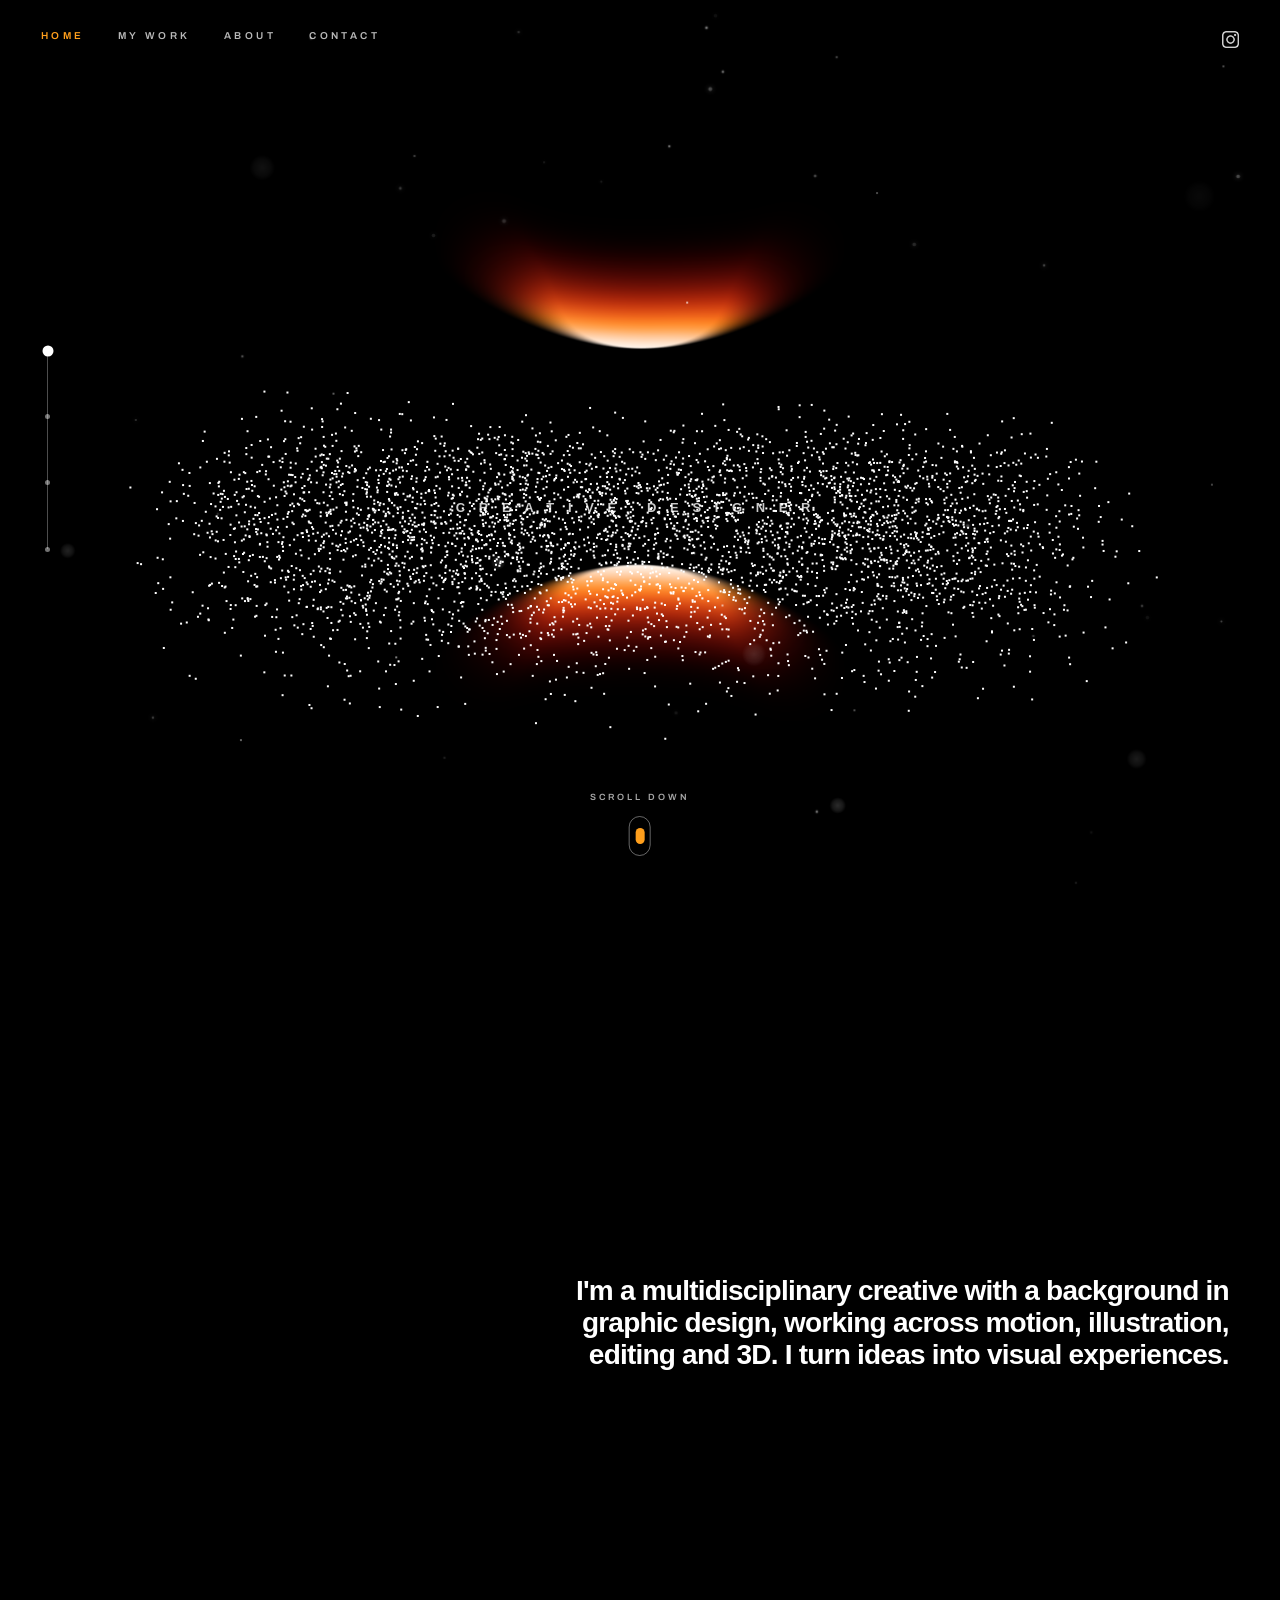
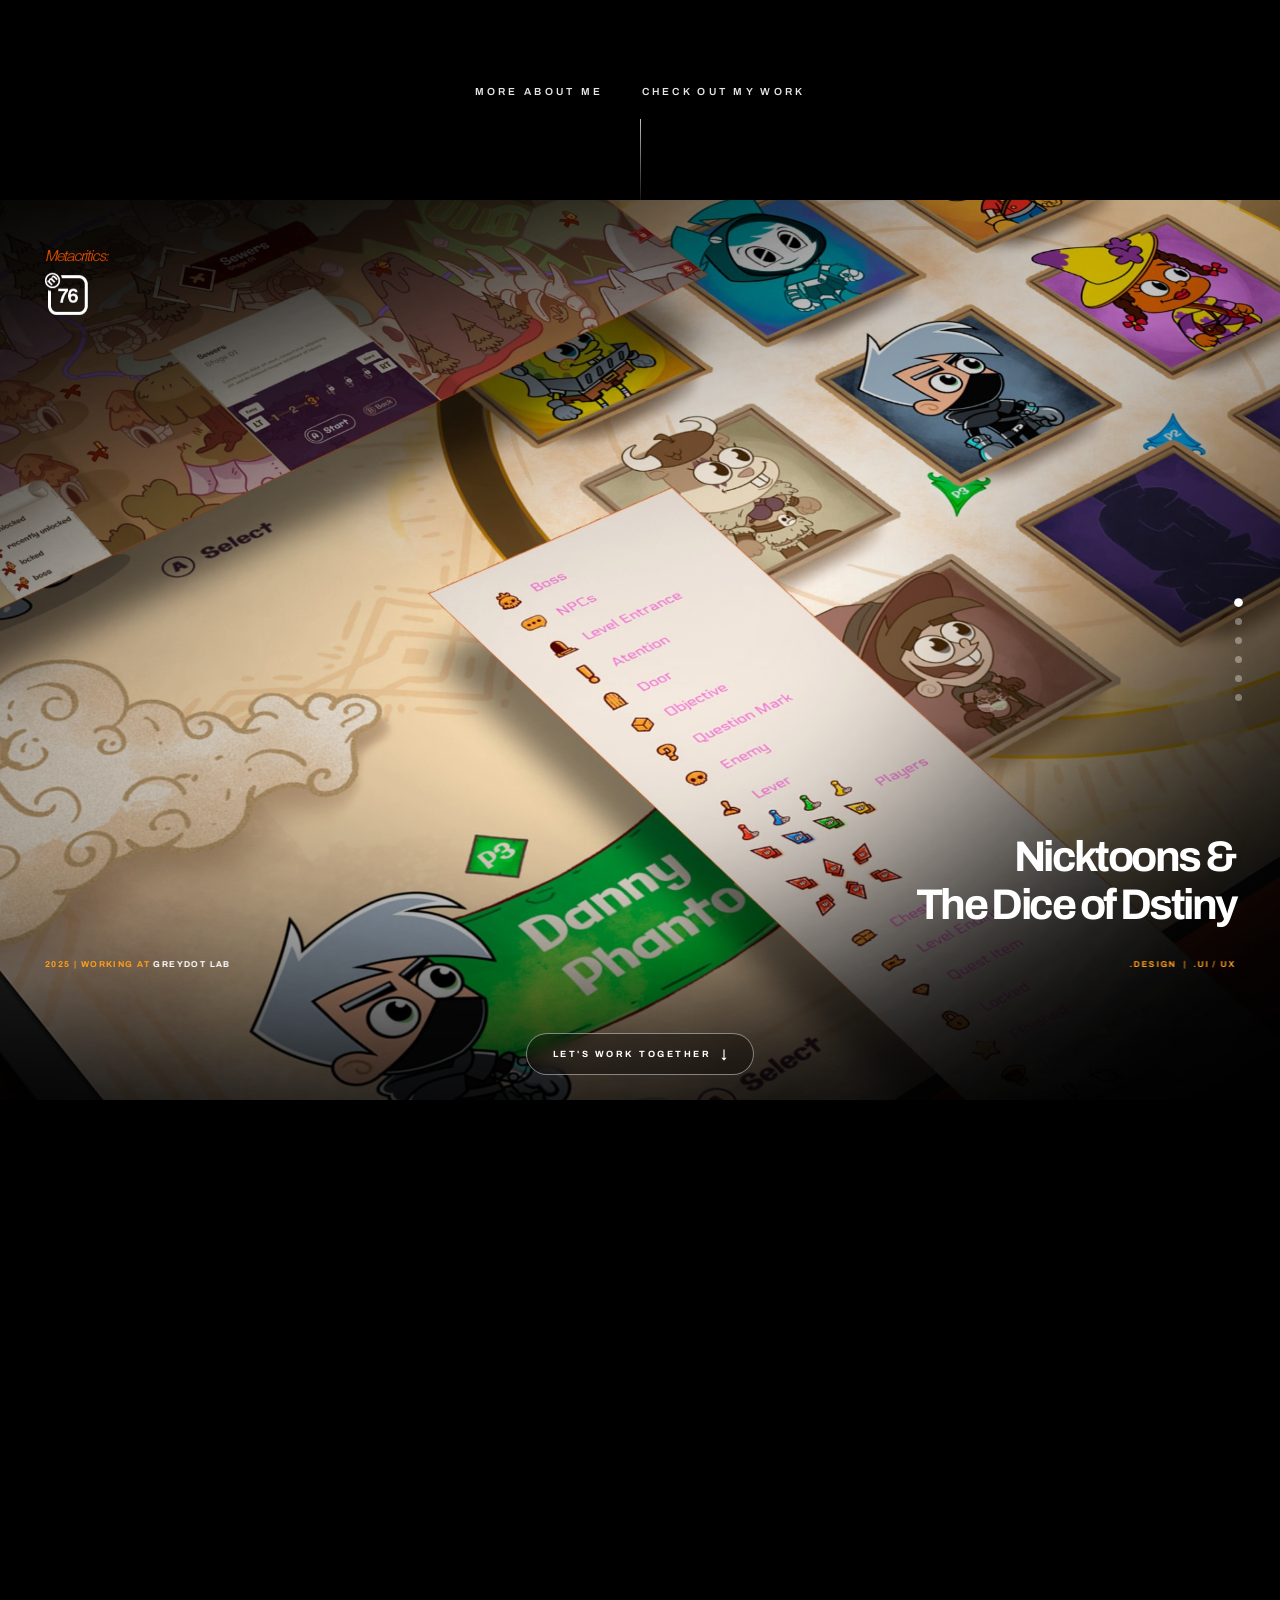
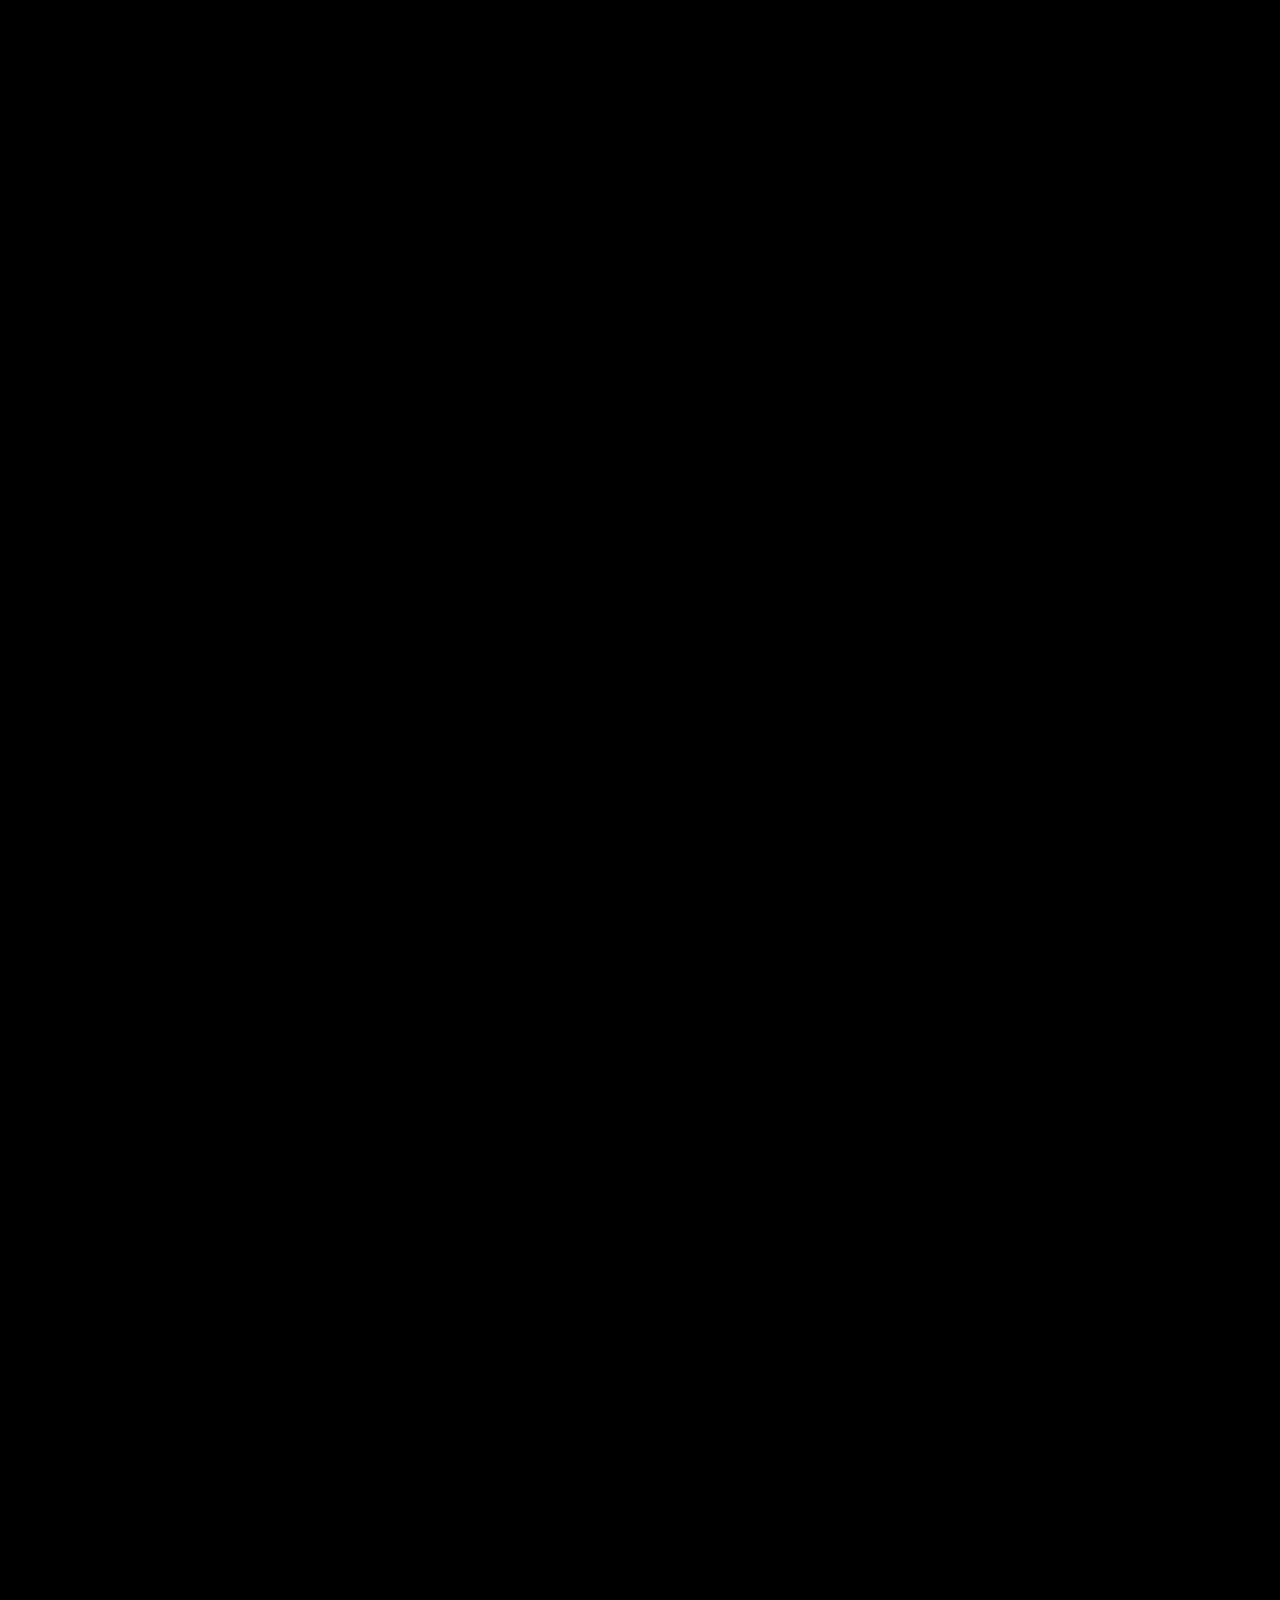
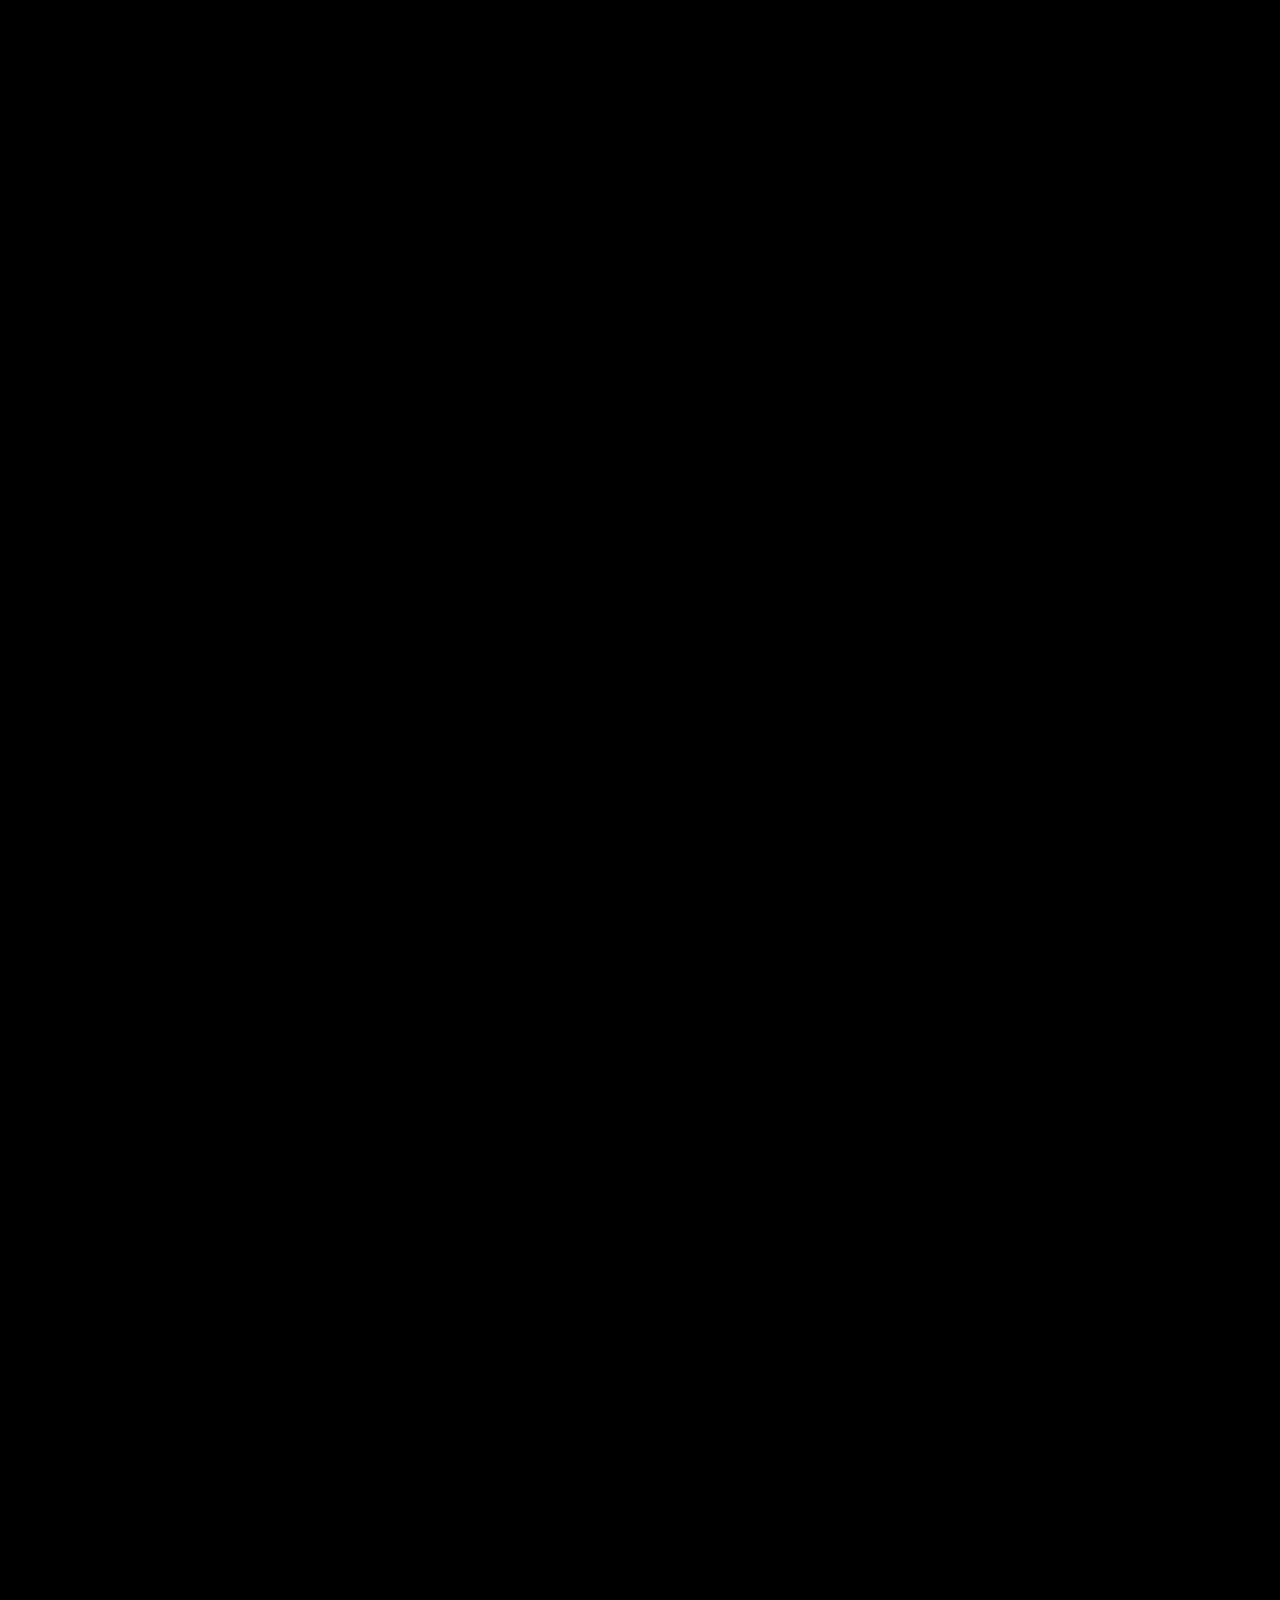
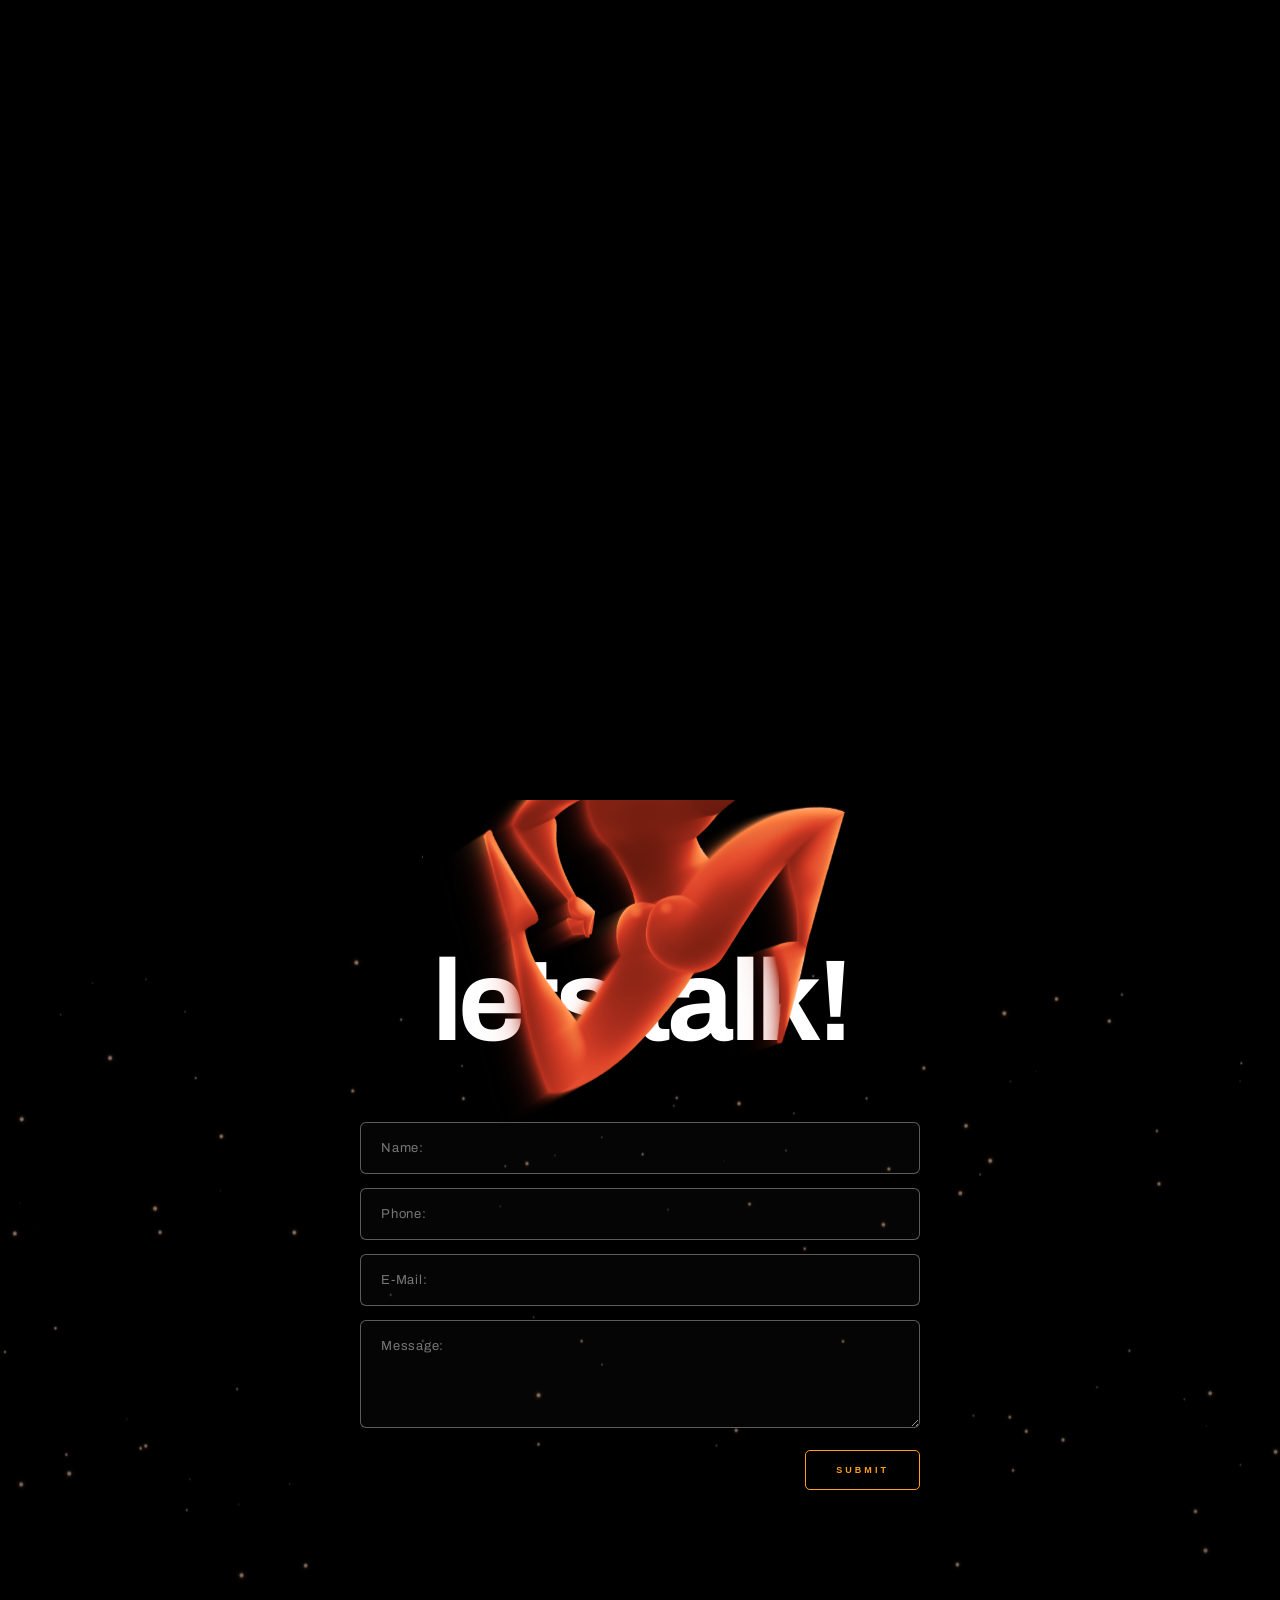
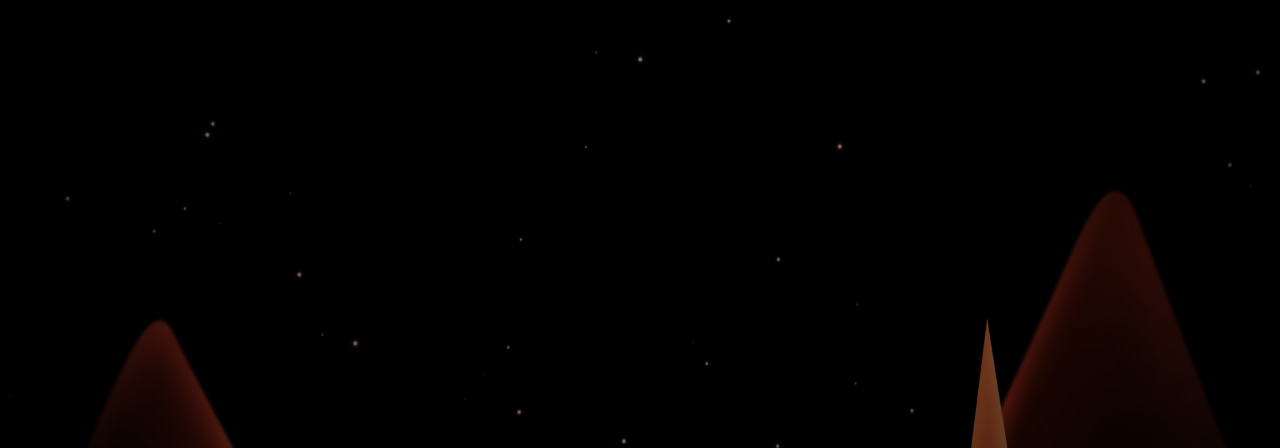
<file: index.html>
<!DOCTYPE html>
<html>
<head>
<meta charset="utf-8">
<meta name="viewport" content="width=device-width, initial-scale=1">
<script src="./support.js"></script>
</head>
<body>
<x-dc>
<helmet>
<template id="__bundler_thumbnail">
  <svg xmlns="http://www.w3.org/2000/svg" viewBox="0 0 100 100"><rect width="100" height="100" fill="#000"></rect><text x="50" y="50" fill="#ff9f1c" font-family="Helvetica, Arial, sans-serif" font-size="26" font-weight="700" letter-spacing="-1.5" text-anchor="middle" dominant-baseline="central">HC</text></svg>
</template>
  <script src="https://player.vimeo.com/api/player.js"></script>
<link rel="preconnect" href="https://fonts.googleapis.com">
<link rel="preconnect" href="https://fonts.gstatic.com" crossorigin="">
<link href="https://fonts.googleapis.com/css2?family=Archivo:wght@400;500;600;700;800&amp;display=swap" rel="stylesheet">
<style>
  html, body { margin: 0; padding: 0; background: #000; }
  body { font-family: Archivo, "Helvetica Neue", Helvetica, sans-serif; -webkit-font-smoothing: antialiased; }
  * { box-sizing: border-box; }
  a { color: #ff9f1c; text-decoration: none; }
  a:hover { color: #ffffff; }
  ::selection { background: #ff9f1c; color: #000; }
  input, textarea { font-family: inherit; }
  input::placeholder, textarea::placeholder { color: rgba(255,255,255,.45); letter-spacing: .06em; }
  @media (pointer: fine) { body.hascursor, body.hascursor * { cursor: none !important; } }
  @keyframes scrollpulse { 0%,100% { transform: translateY(-5px); opacity:.5 } 50% { transform: translateY(5px); opacity:1 } }
  @keyframes floaty { 0%,100% { transform: translateY(0) } 50% { transform: translateY(-18px) } }
  [data-nav] { color: rgba(255,255,255,.72); }
  [data-nav][data-active] { color: var(--accent,#ff9f1c); }
</style>
</helmet>
<div data-surface="1" style="background:#000; color:#fff; position:relative">

  <div data-cursor-dot="1" style="position:fixed; z-index:90; top:0; left:0; width:7px; height:7px; border-radius:50%; background:var(--accent,#ff9f1c); pointer-events:none; opacity:0; transform:translate(-50%,-50%)"></div>
  <div data-cursor-ring="1" style="position: fixed; z-index: 90; top: -7px; left: 1px; width: 34px; height: 34px; border-radius: 50%; border: 1px solid var(--accent,#ff9f1c); pointer-events: none; opacity: 0; transform: translate(-50%,-50%)"></div>

  <div data-rail="1" style="position:fixed; z-index:70; left:clamp(16px,3.2vw,46px); top:50%; transform:translateY(-50%); height:clamp(140px,22vh,216px); width:14px; display:flex; justify-content:center">
    <span data-line="1" style="position:absolute; top:0; bottom:0; left:50%; width:1px; margin-left:-.5px; background:rgba(255,255,255,.3)"></span>
    <a href="#home" data-raildot="1" title="home" style="position:absolute; left:50%; top:0; transform:translate(-50%,-50%); width:14px; height:14px; display:grid; place-items:center">
      <span style="display:block; width:5px; height:5px; border-radius:50%; background:rgba(255,255,255,.45)"></span>
    </a>
    <a href="#about" data-raildot="1" title="about" style="position:absolute; left:50%; top:33.333%; transform:translate(-50%,-50%); width:14px; height:14px; display:grid; place-items:center">
      <span style="display:block; width:5px; height:5px; border-radius:50%; background:rgba(255,255,255,.45)"></span>
    </a>
    <a href="#work" data-raildot="1" title="my work" style="position:absolute; left:50%; top:66.666%; transform:translate(-50%,-50%); width:14px; height:14px; display:grid; place-items:center">
      <span style="display:block; width:5px; height:5px; border-radius:50%; background:rgba(255,255,255,.45)"></span>
    </a>
    <a href="#contact" data-raildot="1" title="contact" style="position:absolute; left:50%; top:100%; transform:translate(-50%,-50%); width:14px; height:14px; display:grid; place-items:center">
      <span style="display:block; width:5px; height:5px; border-radius:50%; background:rgba(255,255,255,.45)"></span>
    </a>
    <span data-railthumb="1" data-ink="1" style="position:absolute; left:50%; top:0; width:11px; height:11px; border-radius:50%; background:#fff; transform:translate(-50%,-50%); transition:top .55s cubic-bezier(.22,.61,.36,1)"></span>
  </div>

  <header style="position:fixed; top:0; left:0; right:0; z-index:60; display:flex; align-items:center; justify-content:space-between; padding:clamp(18px,2.4vw,30px) clamp(18px,3.2vw,46px); gap:16px; flex-wrap:wrap">
    <nav style="display:flex; gap:clamp(16px,2.6vw,38px); align-items:center; flex-wrap:wrap">
      <a href="#home" data-nav="1" style="font-size:10px; font-weight:600; letter-spacing:.34em; text-transform:uppercase">home</a>
      <a href="#work" data-nav="1" data-ink="1" style="font-size:10px; font-weight:600; letter-spacing:.34em; text-transform:uppercase">my work</a>
      <a href="#about" data-nav="1" data-ink="1" style="font-size:10px; font-weight:600; letter-spacing:.34em; text-transform:uppercase">about</a>
      <a href="#contact" data-nav="1" data-ink="1" style="font-size:10px; font-weight:600; letter-spacing:.34em; text-transform:uppercase">contact</a>
    </nav>
    <div style="display:flex; gap:22px; align-items:center">
      <a href="https://instagram.com/hcelsotz" target="_blank" rel="noreferrer" data-line="1" style="display: grid; place-items: center; width: 17px; height: 9px; opacity: .85; transition: opacity .3s ease" style-hover="opacity:1">
        <img src="assets/icone_instagram.png" alt="Instagram" style="width:100%; height:100%; object-fit:contain; display:block">
      </a>
    </div>
  </header>

  <section id="home" data-screen-label="Hero" data-surface="1" style="position:relative; min-height:100vh; background:#000; display:flex; align-items:center; justify-content:center; overflow:hidden">
    <canvas data-herodust="1" style="position:absolute; inset:0; width:100%; height:100%; pointer-events:none; z-index:1"></canvas>
    <div data-waterbase="1" style="position:absolute; inset:0; display:flex; align-items:center; justify-content:center">
      <img data-glow="1" src="assets/hero-bg.png" alt="" fetchpriority="high" decoding="async" style="position: absolute; top: 57%; left: 50%; transform: translate(-50%,-50%); height:min(85vh,760px); width:clamp(200px,34vw,465px); max-width: none; mix-blend-mode: screen; pointer-events: none">

      <div data-reveal="1" style="position:relative; z-index:2; text-align:center; padding:0 24px">
        <h1 data-ink="1" style="margin:0; font-size:clamp(38px,7.4vw,95px); font-weight:700; letter-spacing:.04em; line-height:.95; color:#fff; font-family:Helvetica">Henrique Celso</h1>
        <p data-dim="1" style="margin:26px 0 0; font-size:13px; font-weight:700; letter-spacing:1.05em; text-transform:uppercase; color:rgba(255,255,255,.8); font-family:Helvetica">Creative Designer</p>
      </div>
    </div>



    <canvas data-particles="1" style="position:absolute; inset:0; width:100%; height:100%; z-index:3; pointer-events:none"></canvas>

    <div data-scrollcue="1" style="position:absolute; bottom:44px; left:50%; transform:translateX(-50%); display:flex; flex-direction:column; align-items:center; gap:14px; z-index:2">
      <span data-dim="1" style="font-size:9px; font-weight:600; letter-spacing:.34em; text-transform:uppercase; white-space:nowrap; color:rgba(255,255,255,.65)">scroll down</span>
      <span data-line="1" style="display:grid; place-items:center; width:22px; height:40px; border:1px solid rgba(255,255,255,.4); border-radius:20px">
        <span style="display:block; width:9px; height:16px; border-radius:9px; background:linear-gradient(180deg,var(--accent,#ff9f1c),var(--accent,#ff9f1c)); animation:scrollpulse 1.9s ease-in-out infinite"></span>
      </span>
    </div>
  </section>

  <section id="about" data-screen-label="About" data-surface="1" style="position:relative; background:#000; min-height:100vh; display:flex; flex-direction:column; justify-content:center; align-items:flex-end; overflow:hidden; padding:clamp(96px,14vh,160px) clamp(20px,4vw,96px) clamp(132px,20vh,220px)">
    <div data-portraitwrap="1" style="position:absolute; inset:0; overflow:hidden; background:#000">
      <iframe data-reel="1" src="https://player.vimeo.com/video/1221948070?background=1&amp;muted=1&amp;loop=1&amp;autoplay=0&amp;autopause=0&amp;badge=0&amp;dnt=1&amp;app_id=58479" frameborder="0" allow="autoplay; fullscreen; picture-in-picture" referrerpolicy="strict-origin-when-cross-origin" title="Henrique Celso — demo reel" style="position:absolute; top:50%; left:50%; transform:translate(-50%,-50%); width:auto; height:auto; min-width:100%; min-height:100%; aspect-ratio:4/3; border:0; pointer-events:none; opacity:.16; transition:opacity 1.6s cubic-bezier(.22,.61,.36,1)"></iframe>
    </div>
    <div data-reelscrim="1" style="position:absolute; inset:0; background:linear-gradient(90deg,rgba(0,0,0,.25) 0%,rgba(0,0,0,.55) 55%,rgba(0,0,0,.72) 100%); pointer-events:none; opacity:1; transition:opacity 1.6s cubic-bezier(.22,.61,.36,1)"></div>

    <div data-reveal="1" data-reeltext="1" style="position:relative; z-index:2; width:clamp(260px,58%,1050px); transition:opacity 1.1s cubic-bezier(.22,.61,.36,1), transform 1.3s cubic-bezier(.22,.61,.36,1)">
      <h2 data-ink="1" style="margin: 0; text-align: right; font-family: Helvetica,Archivo,sans-serif; font-size: 28px; font-weight: 700; letter-spacing: -.028em; line-height: 1.14; color: #fff; text-wrap: pretty">I'm a multidisciplinary creative with a background in graphic design, working across motion, illustration, editing and 3D. I turn ideas into visual experiences.</h2>
    </div>

    <div data-reeltext="1" style="position:absolute; left:0; right:0; bottom:0; display:flex; flex-direction:column; align-items:center; gap:clamp(14px,2.4vh,30px); z-index:2; transition:opacity 1.1s cubic-bezier(.22,.61,.36,1), transform 1.3s cubic-bezier(.22,.61,.36,1)">
      <div style="display:flex; gap:clamp(20px,3vw,44px); align-items:center; flex-wrap:wrap; justify-content:center">
        <a href="About.dc.html" data-dim="1" style="font-size:clamp(9px,.8vw,11px); font-weight:600; letter-spacing:.32em; text-transform:uppercase; white-space:nowrap; color:rgba(255,255,255,.9)" style-hover="color:var(--accent,#ff9f1c)">more about me</a>
        <a href="#work" data-dim="1" style="font-size:clamp(9px,.8vw,11px); font-weight:600; letter-spacing:.32em; text-transform:uppercase; white-space:nowrap; color:rgba(255,255,255,.9)" style-hover="color:var(--accent,#ff9f1c)">check out my work</a>
      </div>
      <span data-line="1" style="display:block; width:1px; height:clamp(48px,9vh,120px); background:linear-gradient(180deg,rgba(255,255,255,.75),rgba(255,255,255,.08))"></span>
    </div>
  </section>

  <section id="work" data-screen-label="Work" data-workslider="1" style="position:relative; background:#000; height:600vh">
    <div style="position:sticky; top:0; height:100vh; overflow:hidden; background:#000">
      <div data-card="0" data-href="Nicktoons.dc.html" style="position:absolute; inset:0; overflow:hidden; opacity:1; transform:scale(1); transition:opacity .7s cubic-bezier(.22,.61,.36,1), transform .9s cubic-bezier(.22,.61,.36,1)">
        <img src="assets/work-nicktoons.jpg" fetchpriority="high" decoding="async" alt="Nicktoons &amp; The Dice of Dstiny" style="position:absolute; inset:0; width:100%; height:100%; object-fit:cover; display:block">
        <img src="assets/vignette.jpg" alt="" loading="lazy" decoding="async" style="position:absolute; inset:0; width:100%; height:100%; object-fit:cover; mix-blend-mode:multiply; pointer-events:none">
        <div style="position:absolute; left:0; right:0; bottom:0; top:0; padding:clamp(18px,3.9vw,100px) clamp(18px,3.5vw,90px) calc(clamp(18px,3.9vw,100px) + 78px); display:flex; flex-direction:column; justify-content:space-between; pointer-events:none">
          <div style="display:flex; flex-direction:column; align-items:flex-start; gap:clamp(3px,.35vw,9px)">
            
            <img src="assets/badge-metacritic.png" loading="lazy" decoding="async" alt="Metacritic score" style="width:clamp(64px,4.1vw,170px); height:auto; display:block">
          </div>
          <div style="display:flex; flex-direction:column; gap:clamp(14px,2.4vw,52px)">
            <h3 style="margin:0; text-align:right; font-family:Inter,Archivo,Helvetica,sans-serif; font-weight:700; font-size:clamp(22px,3.35vw,86px); line-height:1.12; letter-spacing:-.06em; white-space:pre-line; text-wrap:balance; color:#fff">Nicktoons &amp;
The Dice of Dstiny</h3>
            <div style="display:flex; flex-wrap:wrap; justify-content:space-between; align-items:baseline; gap:8px clamp(16px,3vw,60px); font-family:Inter,Archivo,Helvetica,sans-serif; font-weight:700; font-size:clamp(8.5px,.53vw,13.5px); line-height:1.5; letter-spacing:clamp(1.4px,.106vw,2.7px); text-transform:uppercase; color:var(--accent,#ff9f1c)">
              <span>2025 | working at <span style="color:#fff">Greydot lab</span></span>
              <span style="text-align:right">.design&nbsp; |&nbsp; .ui / ux</span>
            </div>
          </div>
        </div>
      </div>
      <div data-card="1" data-href="Authentic Games.dc.html" style="position:absolute; inset:0; overflow:hidden; opacity:0; transform:scale(1.04); transition:opacity .7s cubic-bezier(.22,.61,.36,1), transform .9s cubic-bezier(.22,.61,.36,1)">
        <img src="assets/work-authentic.jpg" loading="lazy" decoding="async" alt="Authentic Games: No Império Desconectado" style="position:absolute; inset:0; width:100%; height:100%; object-fit:cover; display:block">
        <img src="assets/vignette.jpg" alt="" loading="lazy" decoding="async" style="position:absolute; inset:0; width:100%; height:100%; object-fit:cover; mix-blend-mode:multiply; pointer-events:none">
        <div style="position:absolute; left:0; right:0; bottom:0; top:0; padding:clamp(18px,3.9vw,100px) clamp(18px,3.5vw,90px) calc(clamp(18px,3.9vw,100px) + 78px); display:flex; flex-direction:column; justify-content:space-between; pointer-events:none">
          <div style="display:flex; flex-direction:column; align-items:flex-start; gap:clamp(3px,.35vw,9px)">
            <span style="font-family:Inter,Archivo,Helvetica,sans-serif; font-weight:300; font-style:italic; font-size:clamp(12px,.95vw,24px); line-height:1; letter-spacing:-.071em; color:var(--accent,#ff9f1c)">finalista:</span>
            <img src="assets/badge-otelo.png" loading="lazy" decoding="async" alt="Prêmio Grande Otelo 2026" style="width:clamp(64px,6.6vw,170px); height:auto; display:block">
          </div>
          <div style="display:flex; flex-direction:column; gap:clamp(14px,2.4vw,52px)">
            <h3 style="margin:0; text-align:right; font-family:Inter,Archivo,Helvetica,sans-serif; font-weight:700; font-size:clamp(22px,3.35vw,86px); line-height:1.12; letter-spacing:-.06em; white-space:pre-line; text-wrap:balance; color:#fff">Authentic Games:
No Império Desconectado</h3>
            <div style="display:flex; flex-wrap:wrap; justify-content:space-between; align-items:baseline; gap:8px clamp(16px,3vw,60px); font-family:Inter,Archivo,Helvetica,sans-serif; font-weight:700; font-size:clamp(8.5px,.53vw,13.5px); line-height:1.5; letter-spacing:clamp(1.4px,.106vw,2.7px); text-transform:uppercase; color:var(--accent,#ff9f1c)">
              <span>2025 - 2026 | working at <span style="color:#fff">Greydot lab</span></span>
              <span style="text-align:right">.design&nbsp; |&nbsp; .post Production&nbsp; |&nbsp; .motion</span>
            </div>
          </div>
        </div>
      </div>
      <div data-card="2" data-href="3D Paintings.dc.html" style="position:absolute; inset:0; overflow:hidden; opacity:0; transform:scale(1.04); transition:opacity .7s cubic-bezier(.22,.61,.36,1), transform .9s cubic-bezier(.22,.61,.36,1)">
        <img src="assets/work-3d-paintings.jpg" loading="lazy" decoding="async" alt="3D Paintings" style="position:absolute; inset:0; width:100%; height:100%; object-fit:cover; display:block">
        <img src="assets/vignette.jpg" alt="" loading="lazy" decoding="async" style="position:absolute; inset:0; width:100%; height:100%; object-fit:cover; mix-blend-mode:multiply; pointer-events:none">
        <div style="position:absolute; left:0; right:0; bottom:0; top:0; padding:clamp(18px,3.9vw,100px) clamp(18px,3.5vw,90px) calc(clamp(18px,3.9vw,100px) + 78px); display:flex; flex-direction:column; justify-content:flex-end; pointer-events:none">
          <div style="display:flex; flex-direction:column; gap:clamp(14px,2.4vw,52px)">
            <h3 style="margin:0; text-align:right; font-family:Inter,Archivo,Helvetica,sans-serif; font-weight:700; font-size:clamp(22px,3.35vw,86px); line-height:1.12; letter-spacing:-.06em; white-space:pre-line; text-wrap:balance; color:#fff">3D Hand Painting
Textures</h3>
            <div style="display:flex; flex-wrap:wrap; justify-content:space-between; align-items:baseline; gap:8px clamp(16px,3vw,60px); font-family:Inter,Archivo,Helvetica,sans-serif; font-weight:700; font-size:clamp(8.5px,.53vw,13.5px); line-height:1.5; letter-spacing:clamp(1.4px,.106vw,2.7px); text-transform:uppercase; color:var(--accent,#ff9f1c)">
              <span>2023 - 2025</span>
              <span style="text-align:right">.texture painting</span>
            </div>
          </div>
        </div>
      </div>
      <div data-card="3" data-href="Fendaara.dc.html" style="position:absolute; inset:0; overflow:hidden; opacity:0; transform:scale(1.04); transition:opacity .7s cubic-bezier(.22,.61,.36,1), transform .9s cubic-bezier(.22,.61,.36,1)">
        <img src="assets/fendaara/13-hand.jpg" loading="lazy" decoding="async" alt="Fendaara: Webseries Opening" style="position:absolute; inset:0; width:100%; height:100%; object-fit:cover; display:block">
        <img src="assets/vignette.jpg" alt="" loading="lazy" decoding="async" style="position:absolute; inset:0; width:100%; height:100%; object-fit:cover; mix-blend-mode:multiply; pointer-events:none">
        <div style="position:absolute; left:0; right:0; bottom:0; top:0; padding:clamp(18px,3.9vw,100px) clamp(18px,3.5vw,90px) calc(clamp(18px,3.9vw,100px) + 78px); display:flex; flex-direction:column; justify-content:flex-end; pointer-events:none">
          <div style="display:flex; flex-direction:column; gap:clamp(14px,2.4vw,52px)">
            <h3 style="margin:0; text-align:right; font-family:Inter,Archivo,Helvetica,sans-serif; font-weight:700; font-size:clamp(22px,3.35vw,86px); line-height:1.12; letter-spacing:-.06em; white-space:pre-line; text-wrap:balance; color:#fff">Fendaara:
Webseries Opening</h3>
            <div style="display:flex; flex-wrap:wrap; justify-content:space-between; align-items:baseline; gap:8px clamp(16px,3vw,60px); font-family:Inter,Archivo,Helvetica,sans-serif; font-weight:700; font-size:clamp(8.5px,.53vw,13.5px); line-height:1.5; letter-spacing:clamp(1.4px,.106vw,2.7px); text-transform:uppercase; color:var(--accent,#ff9f1c)">
              <span>2025 | working at <span style="color:#fff">Greydot lab</span></span>
              <span style="text-align:right">.illustration&nbsp; |&nbsp; .design&nbsp; |&nbsp; .motion</span>
            </div>
          </div>
        </div>
      </div>
      <div data-card="4" data-href="The Warning.dc.html" style="position:absolute; inset:0; overflow:hidden; opacity:0; transform:scale(1.04); transition:opacity .7s cubic-bezier(.22,.61,.36,1), transform .9s cubic-bezier(.22,.61,.36,1)">
        <video data-cardvid="1" src="assets/work-the-warning.mp4" muted="" loop="" playsinline="" preload="none" aria-label="The Warning" style="position:absolute; inset:0; width:100%; height:100%; object-fit:cover; display:block; background:#000"></video>
        <img src="assets/vignette.jpg" alt="" loading="lazy" decoding="async" style="position:absolute; inset:0; width:100%; height:100%; object-fit:cover; mix-blend-mode:multiply; pointer-events:none">
        <div style="position:absolute; left:0; right:0; bottom:0; top:0; padding:clamp(18px,3.9vw,100px) clamp(18px,3.5vw,90px) calc(clamp(18px,3.9vw,100px) + 78px); display:flex; flex-direction:column; justify-content:flex-end; pointer-events:none">
          <div style="display:flex; flex-direction:column; gap:clamp(14px,2.4vw,52px)">
            <h3 style="margin:0; text-align:right; font-family:Inter,Archivo,Helvetica,sans-serif; font-weight:700; font-size:clamp(22px,3.35vw,86px); line-height:1.12; letter-spacing:-.06em; white-space:pre-line; text-wrap:balance; color:#fff">The Warning</h3>
            <div style="display:flex; flex-wrap:wrap; justify-content:space-between; align-items:baseline; gap:8px clamp(16px,3vw,60px); font-family:Inter,Archivo,Helvetica,sans-serif; font-weight:700; font-size:clamp(8.5px,.53vw,13.5px); line-height:1.5; letter-spacing:clamp(1.4px,.106vw,2.7px); text-transform:uppercase; color:var(--accent,#ff9f1c)">
              <span>2025 | created for <span style="color:#fff">RTFKT</span></span>
              <span style="text-align:right">.ui / ux</span>
            </div>
          </div>
        </div>
      </div>
      <div data-card="5" data-href="The Signal.dc.html" style="position:absolute; inset:0; overflow:hidden; opacity:0; transform:scale(1.04); transition:opacity .7s cubic-bezier(.22,.61,.36,1), transform .9s cubic-bezier(.22,.61,.36,1)">
        <video data-cardvid="1" src="assets/work-the-signal.mp4" muted="" loop="" playsinline="" preload="none" aria-label="The Signal" style="position:absolute; inset:0; width:100%; height:100%; object-fit:cover; display:block; background:#000"></video>
        <img src="assets/vignette.jpg" alt="" loading="lazy" decoding="async" style="position:absolute; inset:0; width:100%; height:100%; object-fit:cover; mix-blend-mode:multiply; pointer-events:none">
        <div style="position:absolute; left:0; right:0; bottom:0; top:0; padding:clamp(18px,3.9vw,100px) clamp(18px,3.5vw,90px) calc(clamp(18px,3.9vw,100px) + 78px); display:flex; flex-direction:column; justify-content:flex-end; pointer-events:none">
          <div style="display:flex; flex-direction:column; gap:clamp(14px,2.4vw,52px)">
            <h3 style="margin:0; text-align:right; font-family:Inter,Archivo,Helvetica,sans-serif; font-weight:700; font-size:clamp(22px,3.35vw,86px); line-height:1.12; letter-spacing:-.06em; white-space:pre-line; text-wrap:balance; color:#fff">The Signal</h3>
            <div style="display:flex; flex-wrap:wrap; justify-content:space-between; align-items:baseline; gap:8px clamp(16px,3vw,60px); font-family:Inter,Archivo,Helvetica,sans-serif; font-weight:700; font-size:clamp(8.5px,.53vw,13.5px); line-height:1.5; letter-spacing:clamp(1.4px,.106vw,2.7px); text-transform:uppercase; color:var(--accent,#ff9f1c)">
              <span>2025 | created for <span style="color:#fff">RTFKT</span></span>
              <span style="text-align:right">.ui / ux</span>
            </div>
          </div>
        </div>
      </div>
      <a href="#contact" data-worktocontact="1" style="position:absolute; left:50%; bottom:clamp(20px,2.8vh,34px); transform:translateX(-50%); z-index:7; display:flex; align-items:center; gap:10px; padding:13px clamp(16px,2vw,26px); max-width:calc(100% - 32px); border:1px solid rgba(255,255,255,.45); border-radius:100px; background:rgba(0,0,0,.35); backdrop-filter:blur(6px); color:#fff; font-family:Inter,Archivo,Helvetica,sans-serif; font-size:9px; font-weight:700; letter-spacing:.28em; text-transform:uppercase; white-space:nowrap; transition:background .35s, color .35s, border-color .35s" style-hover="background:var(--accent,#ff9f1c); border-color:var(--accent,#ff9f1c); color:#000">
        <span>let's work together</span>
        <span style="font-size:12px; letter-spacing:0">↓</span>
      </a>

      <div data-workcta="1" style="position:absolute; left:0; top:0; z-index:6; display:flex; align-items:center; gap:10px; padding:13px 22px; border-radius:100px; background:var(--accent,#ff9f1c); color:#000; font-family:Inter,Archivo,Helvetica,sans-serif; font-size:9px; font-weight:700; letter-spacing:.28em; text-transform:uppercase; white-space:nowrap; opacity:0; transform:translate(-50%,-50%) scale(.82); transition:opacity .35s ease, transform .45s cubic-bezier(.22,.61,.36,1); pointer-events:none">
        <span>check out this project</span>
        <span style="font-size:12px; letter-spacing:0">↗</span>
      </div>

      <div style="position:absolute; right:clamp(20px,3vw,52px); top:50%; transform:translateY(-50%); z-index:5; display:flex; flex-direction:column; gap:12px">
        <span data-workdot="0" style="display:block; width:7px; height:7px; border-radius:50%; background:#fff; transition:background .4s, transform .4s"></span>
        <span data-workdot="1" style="display:block; width:7px; height:7px; border-radius:50%; background:rgba(255,255,255,.35); transition:background .4s, transform .4s"></span>
        <span data-workdot="2" style="display:block; width:7px; height:7px; border-radius:50%; background:rgba(255,255,255,.35); transition:background .4s, transform .4s"></span>
        <span data-workdot="3" style="display:block; width:7px; height:7px; border-radius:50%; background:rgba(255,255,255,.35); transition:background .4s, transform .4s"></span>
        <span data-workdot="4" style="display:block; width:7px; height:7px; border-radius:50%; background:rgba(255,255,255,.35); transition:background .4s, transform .4s"></span>
        <span data-workdot="5" style="display:block; width:7px; height:7px; border-radius:50%; background:rgba(255,255,255,.35); transition:background .4s, transform .4s"></span>
      </div>
    </div>
  </section>

  <section id="contact" data-screen-label="Contact" style="position:relative; background:#000; overflow:hidden; padding:clamp(90px,16vh,190px) 0 0">
    <div data-stars="1" data-parallax="-0.06" style="position:absolute; inset:0; z-index:0; opacity:.55; will-change:transform; background-image:radial-gradient(1.2px 1.2px at 18% 12%, #fff, transparent), radial-gradient(1px 1px at 62% 24%, #fff, transparent), radial-gradient(1.4px 1.4px at 84% 9%, #fff, transparent), radial-gradient(1px 1px at 33% 38%, #fff, transparent), radial-gradient(1.1px 1.1px at 8% 52%, #fff, transparent), radial-gradient(1px 1px at 72% 46%, #fff, transparent), radial-gradient(1.3px 1.3px at 47% 62%, #fff, transparent), radial-gradient(1px 1px at 92% 66%, #fff, transparent), radial-gradient(1px 1px at 26% 78%, #fff, transparent); pointer-events:none"><img src="assets/mars-scene.jpg" loading="lazy" decoding="async" data-parallax="0.08" alt="" style="width:100%; display:block; transform:scale(1.06); will-change:transform"><img data-glow="1" src="assets/planet-1.png" loading="lazy" decoding="async" alt="" data-parallax="-0.18" style="position: absolute; top:-1%; z-index:1; width:min(34vw,520px); mix-blend-mode:screen; will-change:transform; pointer-events:none; left:79%"><img data-glow="1" src="assets/planet-2.png" loading="lazy" decoding="async" alt="" data-parallax="-0.28" style="position: absolute; top:26%; left:-2%; z-index:1; width: min(26vw,380px); mix-blend-mode: screen; will-change: transform; pointer-events: none"></div>
    
    
    

    <div data-reveal="1" style="position:relative; z-index:2; text-align:center">
      <h2 data-ink="1" style="margin:0; font-size:clamp(44px,9vw,150px); font-weight:700; letter-spacing:-.04em; line-height:1; color:#fff">lets talk!</h2>
    </div>

    <form id="contato" action="https://api.web3forms.com/submit" method="POST" data-reveal="1" style="position:relative; z-index:2; width:min(560px,86vw); margin:clamp(44px,7vh,84px) auto 0; display:flex; flex-direction:column; gap:14px"><input type="hidden" name="access_key" value="0bb200b4-1151-4b24-b095-9898aba62bc4"><input type="hidden" name="subject" value="Novo contato pelo site"><input type="hidden" name="from_name" value="henriquecelso.com"><input type="checkbox" name="botcheck" tabindex="-1" autocomplete="off" style="display:none">
      <input data-field="1" name="name" placeholder="Name:" style="width:100%; padding:18px 20px; border:1px solid rgba(255,255,255,.35); border-radius:6px; background:rgba(255,255,255,.02); color:#fff; font-size:13px; letter-spacing:.06em; outline:none" style-focus="border-color:var(--accent,#ff9f1c)">
      <input data-field="1" name="phone" placeholder="Phone:" style="width:100%; padding:18px 20px; border:1px solid rgba(255,255,255,.35); border-radius:6px; background:rgba(255,255,255,.02); color:#fff; font-size:13px; letter-spacing:.06em; outline:none" style-focus="border-color:var(--accent,#ff9f1c)">
      <input data-field="1" name="email" type="email" placeholder="E-Mail:" style="width:100%; padding:18px 20px; border:1px solid rgba(255,255,255,.35); border-radius:6px; background:rgba(255,255,255,.02); color:#fff; font-size:13px; letter-spacing:.06em; outline:none" style-focus="border-color:var(--accent,#ff9f1c)">
      <textarea data-field="1" name="message" placeholder="Message:" rows="5" style="width:100%; padding:18px 20px; border:1px solid rgba(255,255,255,.35); border-radius:6px; background:rgba(255,255,255,.02); color:#fff; font-size:13px; letter-spacing:.06em; outline:none; resize:vertical" style-focus="border-color:var(--accent,#ff9f1c)"></textarea>
      <div style="display:flex; justify-content:flex-end; align-items:center; gap:18px; margin-top:8px">
        <span id="contato-status" data-dim="1" style="font-size:9px; letter-spacing:.26em; text-transform:uppercase; color:rgba(255,255,255,.5); transition:color .3s"></span>
        <button type="submit" style="padding:14px 30px; border:1px solid var(--accent,#ff9f1c); border-radius:5px; background:transparent; color:var(--accent,#ff9f1c); font-size:9px; font-weight:600; letter-spacing:.34em; text-transform:uppercase" style-hover="background:var(--accent,#ff9f1c); color:#000">Submit</button>
      </div>
    </form>

    <div data-parallax="-0.14" style="position:relative; z-index:3; display:flex; justify-content:center; margin-top:clamp(56px,9vh,120px); will-change:transform">
      
    <img data-glow="1" src="assets/planet-3.png" loading="lazy" decoding="async" alt="" data-parallax="-0.4" style="position: absolute; top:14%; z-index:1; width:min(16vw,240px); mix-blend-mode:screen; will-change:transform; pointer-events:none; left:78%"><img src="assets/dancer.png" loading="lazy" decoding="async" alt="" style="width:clamp(180px,32vw,574px); height:auto; display:block; animation:floaty 9s ease-in-out infinite; pointer-events:none"></div>

    <div style="position:relative; margin-top:clamp(-40px,-4vh,-16px); overflow:hidden">
      
      
      <p style="position:absolute; left:0; right:0; bottom:clamp(16px,4vw,60px); margin:0; text-align:center; font-size:10px; font-weight:600; letter-spacing:.5em; text-transform:uppercase; color:rgba(255,255,255,.7)">thank you</p>
    </div>
  </section>
</div>

</x-dc>
<script type="text/x-dc" data-dc-script data-props="{&quot;accentColor&quot;:{&quot;editor&quot;:&quot;color&quot;,&quot;default&quot;:&quot;#ff9f1c&quot;,&quot;tsType&quot;:&quot;string&quot;,&quot;options&quot;:[&quot;#ff9f1c&quot;,&quot;#ff9f1c&quot;,&quot;#e8452a&quot;,&quot;#5b8cff&quot;]},&quot;sectionScroll&quot;:{&quot;editor&quot;:&quot;boolean&quot;,&quot;default&quot;:true,&quot;tsType&quot;:&quot;boolean&quot;,&quot;section&quot;:&quot;Navigation&quot;},&quot;waterHover&quot;:{&quot;editor&quot;:&quot;boolean&quot;,&quot;default&quot;:true,&quot;tsType&quot;:&quot;boolean&quot;,&quot;section&quot;:&quot;Hero&quot;},&quot;customCursor&quot;:{&quot;editor&quot;:&quot;boolean&quot;,&quot;default&quot;:true,&quot;tsType&quot;:&quot;boolean&quot;},&quot;scrollReveal&quot;:{&quot;editor&quot;:&quot;boolean&quot;,&quot;default&quot;:true,&quot;tsType&quot;:&quot;boolean&quot;}}">
class Component extends DCLogic {
  state = { light: false, sent: false };

  get accent() { return this.props.accentColor ?? '#ff9f1c'; }

  applyChrome() {
    document.documentElement.style.setProperty('--accent', this.accent);
    const light = this.state.light;
    document.body.classList.toggle('lightmode', light);
    document.body.classList.toggle('hascursor', (this.props.customCursor ?? true));
    if (this._spy) this._spy();
  }

  componentDidMount() {
    const gen = (window.__hcGen = (window.__hcGen || 0) + 1);
    this.__gen = gen;
    const live = () => window.__hcGen === gen;
    this.__live = live;
    const startLight = (this.props.theme ?? 'dark') === 'light';
    if (startLight) this.setState({ light: true });
    this.applyChrome();

    const reduce = window.matchMedia && window.matchMedia('(prefers-reduced-motion: reduce)').matches;
    if ((this.props.scrollReveal ?? true) && !reduce) {
      const items = Array.from(document.querySelectorAll('[data-reveal]'));
      const show = el => {
        if (el.dataset.revealed) return;
        el.dataset.revealed = '1';
        el.style.opacity = '1';
        el.style.transform = 'none';
      };
      items.forEach(el => {
        el.style.transition = 'opacity .9s cubic-bezier(.22,.61,.36,1), transform .9s cubic-bezier(.22,.61,.36,1)';
        el.style.opacity = '0';
        el.style.transform = 'translateY(26px)';
      });
      if ('IntersectionObserver' in window) {
        const io = new IntersectionObserver(entries => {
          if (!live()) { io.disconnect(); return; }
          entries.forEach(en => { if (en.isIntersecting) { show(en.target); io.unobserve(en.target); } });
        }, { threshold: 0.06, rootMargin: '0px 0px -6% 0px' });
        items.forEach(el => io.observe(el));
        this._io = io;
      }
      const tick = () => {
        const h = window.innerHeight;
        items.forEach(el => {
          const r = el.getBoundingClientRect();
          if (r.height === 0 || r.top < h * 0.94) show(el);
        });
      };
      this._tick = tick;
      window.addEventListener('scroll', tick, { passive: true });
      window.addEventListener('resize', tick);
      requestAnimationFrame(tick);
      const iv = setInterval(() => { if (!live()) { clearInterval(iv); return; } tick(); }, 700);
      this._safety = iv;
    }

    if ((this.props.waterHover ?? true) && !reduce) this.initWater();
    this.initReel();

    const ids = ['home', 'about', 'work', 'contact'];
    const thumb = document.querySelector('[data-railthumb]');
    const navs = ids.map(id => document.querySelector('[data-nav][href="#' + id + '"]'));
    this._spy = () => {
      const mid = window.innerHeight * 0.42;
      let active = 0;
      ids.forEach((id, i) => {
        const el = document.getElementById(id);
        if (el && el.getBoundingClientRect().top <= mid) active = i;
      });
      if (thumb) thumb.style.top = (active / (ids.length - 1)) * 100 + '%';
      navs.forEach((a, i) => {
        if (!a) return;
        if (i === active) a.setAttribute('data-active', ''); else a.removeAttribute('data-active');
      });
    };
    window.addEventListener('scroll', this._spy, { passive: true });
    window.addEventListener('resize', this._spy);
    this._spy();

    if (this.props.sectionScroll ?? true) this.initSectionScroll(ids);
    this.initWorkSlider();

    const jump = () => {
      const id = (window.location.hash || '').slice(1);
      if (!id) return;
      const el = document.getElementById(id);
      if (!el) return;
      const y = el.getBoundingClientRect().top + window.scrollY;
      window.scrollTo(0, id === 'work' ? y : y - 0);
    };
    if (window.location.hash) {
      requestAnimationFrame(() => { jump(); setTimeout(jump, 120); setTimeout(jump, 500); });
    }
    this._hash = jump;
    window.addEventListener('hashchange', this._hash);
    if (!reduce) this.initHeroDust();
    if (!reduce) this.initParallax();

    if (this.props.customCursor ?? true) {
      const dot = document.querySelector('[data-cursor-dot]');
      const ring = document.querySelector('[data-cursor-ring]');
      let rx = 0, ry = 0, tx = 0, ty = 0, shown = false;
      this._move = e => {
        tx = e.clientX; ty = e.clientY;
        if (dot) { dot.style.transform = 'translate(-50%,-50%) translate(' + tx + 'px,' + ty + 'px)'; }
        if (!shown) {
          shown = true;
          if (dot) dot.style.opacity = '1';
          if (ring) { ring.style.opacity = '.6'; ring.style.transition = 'width .25s, height .25s, opacity .3s'; }
          rx = tx; ry = ty;
        }
      };
      const loop = () => {
        rx += (tx - rx) * 0.14; ry += (ty - ry) * 0.14;
        if (ring) ring.style.transform = 'translate(-50%,-50%) translate(' + rx + 'px,' + ry + 'px)';
        if (live()) this._raf = requestAnimationFrame(loop);
      };
      window.addEventListener('mousemove', this._move);
      this._raf = requestAnimationFrame(loop);

      this._over = e => {
        const hit = e.target.closest && e.target.closest('a,button,input,textarea');
        if (ring) { ring.style.width = hit ? '54px' : '34px'; ring.style.height = hit ? '54px' : '34px'; ring.style.opacity = hit ? '1' : '.6'; }
      };
      window.addEventListener('mouseover', this._over);
    }
  }

  initSectionScroll(ids) {
    const secs = () => ids.map(id => document.getElementById(id)).filter(Boolean);
    let animating = false;

    const tweenTo = (y, dur) => {
      const start = window.scrollY;
      const max = document.documentElement.scrollHeight - window.innerHeight;
      const end = Math.max(0, Math.min(max, y));
      const d = Math.abs(end - start);
      if (d < 2) return;
      const leavingHero = start < window.innerHeight * 0.5 && end > start;
      const time = dur || (leavingHero ? 2600 : Math.min(1500, Math.max(760, d * 0.62)));
      const t0 = performance.now();
      animating = true;
      const step = now => {
        const p = Math.min(1, (now - t0) / time);
        const e = p < 0.5 ? 4 * p * p * p : 1 - Math.pow(-2 * p + 2, 3) / 2;
        window.scrollTo(0, start + (end - start) * e);
        if (p < 1) this._scrollRaf = requestAnimationFrame(step);
        else { animating = false; this._scrollRaf = null; }
      };
      this._scrollRaf = requestAnimationFrame(step);
    };
    this._tweenTo = tweenTo;

    const currentIndex = () => {
      const list = secs();
      let idx = 0;
      list.forEach((el, i) => { if (el.getBoundingClientRect().top <= window.innerHeight * 0.4) idx = i; });
      return idx;
    };

    let lock = 0, acc = 0, lastEvt = 0;
    const THRESHOLD = 42;     // needs a deliberate gesture, not a nudge
    const COOLDOWN = 260;     // quiet time after a jump before the next one

    this._wheel = e => {
      if (e.ctrlKey) return;
      const now = performance.now();
      // a new gesture starts when the trackpad has been idle for a moment
      if (now - lastEvt > 140) acc = 0;
      lastEvt = now;

      if (animating || now < lock) { e.preventDefault(); acc = 0; return; }

      const list = secs();
      const i = currentIndex();
      const cur = list[i];
      if (!cur) return;
      const b = cur.getBoundingClientRect();
      const down = e.deltaY > 0;
      const slack = 24;
      const atEdge = down ? b.bottom - window.innerHeight <= slack : b.top >= -slack;

      const isSlider = cur.hasAttribute('data-workslider');
      if (!isSlider && !atEdge) { acc = 0; return; }  // tall section: native scrolling

      acc += e.deltaY;
      if (Math.abs(acc) < THRESHOLD) { e.preventDefault(); return; }

      let targetY = null;
      if (isSlider) {
        const step = window.innerHeight;
        if (down && b.bottom - step > slack) targetY = window.scrollY + step;
        else if (!down && b.top < -slack) targetY = window.scrollY - step;
      }
      if (targetY === null) {
        const next = list[down ? i + 1 : i - 1];
        if (!next) { acc = 0; return; }
        targetY = next.getBoundingClientRect().top + window.scrollY;
      }
      e.preventDefault();
      acc = 0;
      lock = now + COOLDOWN;
      tweenTo(targetY, 1000);
    };
    window.addEventListener('wheel', this._wheel, { passive: false });

    this._keys = e => {
      if (['PageDown', 'PageUp'].indexOf(e.key) === -1) return;
      const list = secs();
      const i = currentIndex();
      const next = list[e.key === 'PageDown' ? i + 1 : i - 1];
      if (!next) return;
      e.preventDefault();
      tweenTo(next.getBoundingClientRect().top + window.scrollY);
    };
    window.addEventListener('keydown', this._keys);

    this._anchors = Array.from(document.querySelectorAll('a[href^="#"]'));
    this._anchorClick = e => {
      const a = e.currentTarget;
      const el = document.getElementById(a.getAttribute('href').slice(1));
      if (!el) return;
      e.preventDefault();
      tweenTo(el.getBoundingClientRect().top + window.scrollY, 1100);
    };
    this._anchors.forEach(a => a.addEventListener('click', this._anchorClick));
  }

  initParallax() {
    const els = Array.from(document.querySelectorAll('[data-parallax]')).map(el => ({
      el,
      k: parseFloat(el.getAttribute('data-parallax')) || 0,
      scale: (el.style.transform || '').indexOf('scale') > -1 ? ' scale(1.06)' : ''
    }));
    if (!els.length) return;
    let mx = 0, my = 0, sx = 0, sy = 0;
    this._paraMove = e => {
      mx = (e.clientX / window.innerWidth) * 2 - 1;
      my = (e.clientY / window.innerHeight) * 2 - 1;
    };
    window.addEventListener('mousemove', this._paraMove);

    const loop = () => {
      sx += (mx - sx) * 0.07;
      sy += (my - sy) * 0.07;
      const h = window.innerHeight;
      els.forEach(o => {
        const r = o.el.getBoundingClientRect();
        const d = (r.top + r.height / 2) - h / 2;
        const amp = Math.abs(o.k) * 260;
        const px = -sx * amp;
        const py = d * o.k - sy * amp * 0.5;
        o.el.style.transform = 'translate3d(' + px.toFixed(1) + 'px,' + py.toFixed(1) + 'px,0)' + o.scale;
      });
      if (this.__live()) this._paraRaf = requestAnimationFrame(document.hidden ? (() => { this._paraRaf = requestAnimationFrame(loop); }) : loop);
    };
    this._paraRaf = requestAnimationFrame(loop);
  }

  initHeroDust() {
    const canvas = document.querySelector('[data-herodust]');
    if (!canvas) return;
    const ctx = canvas.getContext('2d', { alpha: true });
    const dpr = Math.min(1.35, window.devicePixelRatio || 1);
    let W = 0, H = 0, ps = [], vis = true;
    const hero = document.getElementById('home');
    if (hero && 'IntersectionObserver' in window) {
      new IntersectionObserver(es => { vis = es[0].isIntersecting; }, { threshold: 0 }).observe(hero);
    }
    const sprite = (rad, blur, soft) => {
      const pad = blur + 2, d = Math.ceil((rad + pad) * 2);
      const c = document.createElement('canvas');
      c.width = c.height = d;
      const g = c.getContext('2d');
      const cx = d / 2;
      if (soft) {
        const gr = g.createRadialGradient(cx, cx, rad * 0.05, cx, cx, rad);
        gr.addColorStop(0, 'rgba(255,255,255,1)');
        gr.addColorStop(0.62, 'rgba(255,255,255,.55)');
        gr.addColorStop(1, 'rgba(255,255,255,0)');
        g.fillStyle = gr;
      } else {
        if (blur) { g.shadowBlur = blur; g.shadowColor = 'rgba(255,255,255,.9)'; }
        g.fillStyle = '#fff';
      }
      g.beginPath();
      g.arc(cx, cx, rad, 0, 6.283);
      g.fill();
      return c;
    };
    const layers = [
      { n: 0.42, z: 0.35, blur: 5.5, a: 0.28, s: 3.4, sp: 0.16, px: 6, bokeh: 0 },
      { n: 0.26, z: 0.7, blur: 1.6, a: 0.5, s: 2.2, sp: 0.3, px: 16, bokeh: 0 },
      { n: 0.18, z: 1, blur: 0, a: 0.85, s: 1.5, sp: 0.5, px: 30, bokeh: 0 },
      { n: 0.14, z: 1.6, blur: 0, a: 0.16, s: 30, sp: 0.75, px: 62, bokeh: 1 }
    ];
    let mxN = 0, myN = 0, pxN = 0, pyN = 0;
    const host = canvas.parentElement || canvas;
    host.addEventListener('mousemove', e => {
      const r = host.getBoundingClientRect();
      mxN = (e.clientX - r.left) / r.width - 0.5;
      myN = (e.clientY - r.top) / r.height - 0.5;
    });
    host.addEventListener('mouseleave', () => { mxN = 0; myN = 0; });
    const build = () => {
      const r = canvas.getBoundingClientRect();
      W = canvas.width = Math.max(1, Math.round(r.width * dpr));
      H = canvas.height = Math.max(1, Math.round(r.height * dpr));
      const total = Math.round(Math.min(150, (W * H) / (22000 * dpr)));
      ps = [];
      layers.forEach(L => {
        const c = Math.max(3, Math.round(total * L.n));
        for (let i = 0; i < c; i++) {
          const rr = 0.45 + Math.random() * 0.75;
          const rad = Math.max(1, L.s * dpr * 0.5 * rr);
          ps.push({ L, r: rr, rad, sp: sprite(rad, L.bokeh ? 0 : L.blur * dpr, !!L.bokeh),
            x: Math.random() * W, y: Math.random() * H,
            vx: (Math.random() - .5) * L.sp * dpr, vy: (Math.random() - .5) * L.sp * dpr,
            ph: Math.random() * Math.PI * 2, tw: 0.5 + Math.random() * 0.5 });
        }
      });
    };
    build();
    window.addEventListener('resize', build);
    const loop = now => {
      ctx.clearRect(0, 0, W, H);
      pxN += (mxN - pxN) * 0.05; pyN += (myN - pyN) * 0.05;
      for (let i = 0; i < ps.length; i++) {
        const q = ps[i], L = q.L;
        const t = now * 0.00012;
        q.vx += Math.sin(q.y * 0.0021 + t + q.ph) * 0.006 * dpr * L.sp;
        q.vy += Math.cos(q.x * 0.0019 - t + q.ph) * 0.005 * dpr * L.sp;
        q.vx *= 0.99; q.vy *= 0.99;
        q.x += q.vx; q.y += q.vy - 0.04 * dpr * L.sp;
        if (q.x < -20) q.x = W + 20; else if (q.x > W + 20) q.x = -20;
        if (q.y < -20) q.y = H + 20; else if (q.y > H + 20) q.y = -20;
        const a = L.a * (0.6 + 0.4 * Math.sin(now * 0.0006 * q.tw + q.ph));
        const X = q.x - pxN * L.px * dpr, Y = q.y - pyN * L.px * dpr;
        ctx.globalAlpha = a;
        ctx.drawImage(q.sp, X - q.sp.width / 2, Y - q.sp.height / 2);
      }
      ctx.globalAlpha = 1;
    };
    const tick = now => {
      requestAnimationFrame(tick);
      if (!vis || document.hidden) return;
      loop(now);
    };
    requestAnimationFrame(tick);
  }

  initWorkSlider() {
    const sec = document.querySelector('[data-workslider]');
    const cards = Array.from(document.querySelectorAll('[data-card]'));
    const cta = document.querySelector('[data-workcta]');
    const stage = sec && sec.firstElementChild;
    if (cta && stage) {
      const activeCard = () => cards[this._curCard || 0];
      const activeHref = () => { const c = activeCard(); return c && c.dataset.href; };
      stage.addEventListener('click', e => {
        if (e.target.closest('a')) return;
        const href = activeHref();
        if (href) window.location.href = encodeURI(href);
      });
      let raf = 0, tx = 0, ty = 0;
      const put = () => { raf = 0; cta.style.transform = 'translate(' + tx + 'px,' + ty + 'px) translate(-50%,-50%) scale(1)'; };
      const btn = stage.querySelector('[data-worktocontact]');
      if (btn) {
        btn.addEventListener('mouseenter', () => { cta.style.opacity = '0'; });
        btn.addEventListener('click', () => { cta.style.opacity = '0'; });
      }
      stage.addEventListener('mousemove', e => {
        if (btn && btn.contains(e.target)) { cta.style.opacity = '0'; return; }
        const r = stage.getBoundingClientRect();
        tx = e.clientX - r.left; ty = e.clientY - r.top + 34;
        const has = !!activeHref();
        stage.style.cursor = has ? 'pointer' : 'default';
        cta.style.opacity = has ? '1' : '0';
        if (!raf) raf = requestAnimationFrame(put);
      });
      stage.addEventListener('mouseleave', () => {
        cta.style.opacity = '0';
        cta.style.transform = 'translate(' + tx + 'px,' + ty + 'px) translate(-50%,-50%) scale(.82)';
      });
    }
    const cardVids = Array.from(document.querySelectorAll('[data-cardvid]'));
    cardVids.forEach(v => { v.muted = true; v.loop = true; v.playsInline = true; v.disablePictureInPicture = true; });
    if (sec && 'IntersectionObserver' in window) {
      const warm = new IntersectionObserver(en => {
        if (!en.some(e => e.isIntersecting)) return;
        cardVids.forEach(v => { if (v.preload !== 'auto') { v.preload = 'auto'; v.load(); } });
        warm.disconnect();
      }, { rootMargin: '60% 0px' });
      warm.observe(sec);
    }
    const dots = Array.from(document.querySelectorAll('[data-workdot]'));
    if (!sec || cards.length < 2) return;
    let cur = -1;
    const partsOf = el => {
      const layer = el.querySelector(':scope > div');
      const list = layer ? Array.from(layer.children) : [];
      const deep = [];
      list.forEach(g => {
        if (g.children.length > 1) Array.from(g.children).forEach(c => deep.push(c));
        else deep.push(g);
      });
      return deep;
    };
    const media = el => Array.from(el.querySelectorAll(':scope > img, :scope > video'));
    cards.forEach(el => {
      partsOf(el).forEach(p => { p.style.willChange = 'transform, opacity, filter'; });
      media(el).forEach(m => { m.style.transition = 'transform 1.1s cubic-bezier(.22,.61,.36,1), filter .75s ease, opacity .6s ease'; });
    });
    if (stage) stage.style.perspective = '';
    const disassemble = el => {
      el.style.zIndex = '1';
      media(el).forEach(m => { m.style.transform = 'scale(1.06)'; m.style.filter = 'blur(5px) saturate(.75)'; });
      partsOf(el).forEach((p, n) => {
        p.style.transition = 'transform .55s cubic-bezier(.55,0,.85,.35), opacity .4s ease, filter .45s ease';
        p.style.transitionDelay = (n * 45) + 'ms';
        p.style.transform = 'translateY(-38px) skewY(-2.5deg)';
        p.style.opacity = '0';
        p.style.filter = 'blur(6px)';
      });
    };
    const assemble = el => {
      el.style.zIndex = '2';
      media(el).forEach(m => { m.style.transition = 'none'; m.style.transform = 'scale(1.06)'; m.style.filter = 'blur(6px) saturate(.75)'; });
      const ps = partsOf(el);
      ps.forEach(p => {
        p.style.transition = 'none';
        p.style.transitionDelay = '0ms';
        p.style.transform = 'translateY(46px) skewY(3deg)';
        p.style.opacity = '0';
        p.style.filter = 'blur(9px)';
      });
      requestAnimationFrame(() => requestAnimationFrame(() => {
        media(el).forEach(m => {
          m.style.transition = 'transform 1.1s cubic-bezier(.22,.61,.36,1), filter .8s ease';
          m.style.transform = 'scale(1)';
          m.style.filter = 'none';
        });
        ps.forEach((p, n) => {
          p.style.transition = 'transform .9s cubic-bezier(.19,.9,.24,1), opacity .6s ease, filter .6s ease';
          p.style.transitionDelay = (180 + n * 90) + 'ms';
          p.style.transform = 'translateY(0) skewY(0deg)';
          p.style.opacity = '1';
          p.style.filter = 'none';
        });
      }));
    };
    this._slide = () => {
      const b = sec.getBoundingClientRect();
      const span = Math.max(1, sec.offsetHeight - window.innerHeight);
      const p = Math.min(1, Math.max(0, -b.top / span));
      const i = Math.min(cards.length - 1, Math.floor(p * cards.length + 0.0001));
      if (i === cur) return;
      const prev = cur;
      cur = i;
      this._curCard = i;
      cards.forEach((el, n) => {
        const on = n === i;
        el.style.transition = 'opacity .55s cubic-bezier(.22,.61,.36,1)';
        el.style.transform = '';
        el.style.opacity = on ? '1' : '0';
        if (!on && n !== prev) el.style.zIndex = '0';
        const cv = el.querySelector('[data-cardvid]');
        if (cv) { if (on) { const pr = cv.play(); if (pr && pr.catch) pr.catch(() => {}); } else cv.pause(); }
      });

      if (prev >= 0 && cards[prev]) disassemble(cards[prev]);
      assemble(cards[i]);
      dots.forEach((d, n) => {
        d.style.background = n === i ? '#fff' : 'rgba(255,255,255,.35)';
        d.style.transform = n === i ? 'scale(1.25)' : 'scale(1)';
      });
    };
    window.addEventListener('scroll', this._slide, { passive: true });
    window.addEventListener('resize', this._slide);
    this._slide();
  }

  initWater() {
    const dpr = Math.min(1.35, window.devicePixelRatio || 1);
    const size = Math.max(1, Math.round(1.5 * dpr));
    const R = 120 * dpr;
    const S = (window.__hcWater = window.__hcWater || { parts: [], mx: -9999, my: -9999, canvas: null, lastBuild: 0, ok: false });
    S.parts = S.parts || [];

    const nodes = () => {
      const hero = document.getElementById('home');
      const canvas = hero && hero.querySelector('[data-particles]');
      const h1 = hero && hero.querySelector('h1');
      return { hero, canvas, h1 };
    };

    const build = () => {
      const { hero, canvas, h1 } = nodes();
      if (!hero || !canvas || !h1) return false;
      const b = hero.getBoundingClientRect(), r = h1.getBoundingClientRect();
      if (!b.width || !b.height || !r.width) return false;
      canvas.width = Math.round(b.width * dpr);
      canvas.height = Math.round(b.height * dpr);
      const off = document.createElement('canvas');
      off.width = canvas.width; off.height = canvas.height;
      const o = off.getContext('2d');
      const cs = getComputedStyle(h1);
      const ls = (parseFloat(cs.letterSpacing) || 0) * dpr;
      o.font = cs.fontStyle + ' ' + cs.fontWeight + ' ' + (parseFloat(cs.fontSize) * dpr) + 'px ' + cs.fontFamily;
      if ('letterSpacing' in o) o.letterSpacing = ls + 'px';
      o.fillStyle = cs.color === 'rgba(0, 0, 0, 0)' ? '#fff' : cs.color;
      o.textAlign = 'center';
      o.textBaseline = 'middle';
      o.fillText(h1.textContent, (r.left - b.left + r.width / 2) * dpr + ls / 2, (r.top - b.top + r.height / 2) * dpr);
      const d = o.getImageData(0, 0, off.width, off.height).data;
      const step = Math.max(2, Math.round(1.8 * dpr));
      const out = [];
      for (let y = 0; y < off.height; y += step) {
        for (let x = 0; x < off.width; x += step) {
          const k = (y * off.width + x) * 4;
          if (d[k + 3] > 128) {
            const ang = Math.random() * Math.PI * 2, mag = 0.35 + Math.random() * 0.65;
            out.push({ ox: x, oy: y, x: x, y: y, vx: 0, vy: 0, a: 1, r: d[k], g: d[k + 1], b: d[k + 2],
              sx: Math.cos(ang) * mag, sy: Math.sin(ang) * mag * 0.7 + 0.55 + Math.random() * 0.5,
              lag: 0.45 + Math.random() * 0.55 });
          }
        }
      }
      S.parts = out;
      S.canvasW = canvas.width; S.canvasH = canvas.height;
      S.lastBuild = performance.now();
      S.ok = out.length > 0;
      if (!S.ok) h1.style.opacity = '1';
      return S.ok;
    };
    this._waterBuild = build;

    if (!window.__hcWaterMove) {
      window.__hcWaterMove = e => {
        const { hero } = nodes();
        if (!hero) return;
        const b = hero.getBoundingClientRect();
        S.mx = (e.clientX - b.left) * dpr;
        S.my = (e.clientY - b.top) * dpr;
        if (e.clientX < b.left || e.clientX > b.right || e.clientY < b.top || e.clientY > b.bottom) { S.mx = -9999; S.my = -9999; }
      };
      window.addEventListener('mousemove', window.__hcWaterMove);
    }

    const step = () => {
      S.tick = performance.now();
      const { canvas, h1 } = nodes();
      if (!canvas || !h1) return;
      const now = performance.now();
      if (!S.ok || S.canvasW !== canvas.width) { if (now - S.lastBuild > 350) build(); if (!S.ok) return; }
      const ctx = canvas.getContext('2d');
      ctx.clearRect(0, 0, canvas.width, canvas.height);
      const prog = Math.max(0, Math.min(1, window.scrollY / ((window.innerHeight || 1) * 0.85)));
      const glow = document.querySelector('#home [data-glow]');
      if (glow) {
        const ease = prog * prog * (3 - 2 * prog);
        glow.style.transform = 'translate(-50%,-50%) rotate(' + (ease * 46).toFixed(2) + 'deg) scale(' + (1 + ease * 1.9).toFixed(3) + ')';
        glow.style.opacity = Math.max(0, 1 - ease * 1.35).toFixed(3);
        glow.style.filter = 'blur(' + (ease * 14).toFixed(1) + 'px)';
      }
      const disp = prog * prog * 520 * dpr;
      const parts = S.parts;
      let drew = false;
      for (let i = 0; i < parts.length; i++) {
        const p = parts[i];
        const tx = p.ox + p.sx * disp * p.lag, ty = p.oy + p.sy * disp * p.lag;
        const dx = p.x - S.mx, dy = p.y - S.my;
        const dist = Math.sqrt(dx * dx + dy * dy);
        if (dist < R) {
          const force = 1 - dist / R;
          const ang = Math.atan2(dy, dx) + (Math.random() - 0.5) * 1.1;
          p.vx += Math.cos(ang) * force * 3.4;
          p.vy += Math.sin(ang) * force * 3.4;
          p.a = Math.max(0.06, p.a - force * 0.09);
        } else {
          p.a += (1 - p.a) * 0.045;
        }
        p.vx += (tx - p.x) * 0.026;
        p.vy += (ty - p.y) * 0.026;
        p.vx *= 0.9; p.vy *= 0.9;
        p.x += p.vx; p.y += p.vy;
        const fade = Math.max(0, 1 - prog * 1.25 * (0.55 + p.lag * 0.6));
        if (fade <= 0.01) continue;
        ctx.fillStyle = 'rgba(' + p.r + ',' + p.g + ',' + p.b + ',' + (p.a * fade).toFixed(3) + ')';
        ctx.fillRect(p.x, p.y, size, size);
        drew = true;
      }
      if (drew && h1.style.opacity !== '0') h1.style.opacity = '0';
      if (!drew && prog < 0.05 && h1.style.opacity !== '1') h1.style.opacity = '1';
    };

    let heroVis = true;
    const heroEl = document.getElementById('home');
    if (heroEl && 'IntersectionObserver' in window) {
      new IntersectionObserver(es => { heroVis = es[0].isIntersecting; }, { threshold: 0 }).observe(heroEl);
    }
    const frame = () => {
      window.__hcWaterRaf = requestAnimationFrame(frame);
      if (!heroVis || document.hidden) return;
      step();
    };

    const fonts = document.fonts && document.fonts.ready ? document.fonts.ready : Promise.resolve();
    fonts.then(() => { build(); });
    if (window.__hcWaterRaf) cancelAnimationFrame(window.__hcWaterRaf);
    window.__hcWaterRaf = requestAnimationFrame(frame);
    clearInterval(window.__hcWaterFallback);
    window.__hcWaterFallback = setInterval(() => { if (heroVis && !document.hidden && performance.now() - (S.tick || 0) > 400) step(); }, 250);

    let rt = null;
    this._waterResize = () => { clearTimeout(rt); rt = setTimeout(() => { S.ok = false; build(); }, 200); };
    window.addEventListener('resize', this._waterResize);
  }

  initReel() {
    const start = () => {
      const v = document.querySelector('#about [data-reel]');
      const scrim = document.querySelector('#about [data-reelscrim]');
      const texts = Array.from(document.querySelectorAll('#about [data-reeltext]'));
      if (!v) return;
      if (!window.__hcReelPlayer || window.__hcReelPlayer.__el !== v) {
        if (window.Vimeo) {
          try {
            const p = new window.Vimeo.Player(v);
            p.setVolume(0).catch(() => {});
            p.setLoop(true).catch(() => {});
            p.__el = v;
            window.__hcReelPlayer = p;
          } catch (err) { window.__hcReelPlayer = null; }
        } else { setTimeout(start, 300); return; }
      }
      const player = window.__hcReelPlayer;
      if (window.__hcReelObs) window.__hcReelObs.disconnect();
      clearTimeout(window.__hcReelTimer);

      const reveal = () => {
        v.style.opacity = '.92';
        if (scrim) scrim.style.opacity = '.18';
        texts.forEach((t, i) => {
          t.style.transitionDelay = (i * 0.12) + 's';
          t.style.opacity = '0';
          t.style.transform = 'translateY(-26px)';
          t.style.filter = 'blur(6px)';
          t.style.pointerEvents = 'none';
        });
      };
      const reset = () => {
        clearTimeout(window.__hcReelTimer);
        v.style.opacity = '.16';
        if (scrim) scrim.style.opacity = '1';
        texts.forEach(t => { t.style.transitionDelay = '0s'; t.style.opacity = ''; t.style.transform = ''; t.style.filter = ''; t.style.pointerEvents = ''; });
      };

      const obs = new IntersectionObserver(entries => {
        entries.forEach(en => {
          if (en.isIntersecting) {
            if (player) player.play().catch(() => {});
            clearTimeout(window.__hcReelTimer);
            window.__hcReelTimer = setTimeout(reveal, 5000);
          } else {
            if (player) player.pause().catch(() => {});
            reset();
          }
        });
      }, { threshold: 0.55 });
      obs.observe(document.getElementById('about'));
      window.__hcReelObs = obs;
    };
    if (document.readyState === 'complete') start();
    else setTimeout(start, 120);
  }

  componentDidUpdate() { this.applyChrome(); }

  componentWillUnmount() {
    if (this._hash) window.removeEventListener('hashchange', this._hash);
    // loops die on their own via the generation check; never cancel a live one
    document.querySelectorAll('#home h1, #home p[data-dim]').forEach(el => { el.style.opacity = '1'; });
    document.querySelectorAll('[data-reveal]').forEach(el => { el.style.opacity = '1'; el.style.transform = 'none'; });
    document.body.classList.remove('hascursor');
  }

  renderVals() {
    return {
      formNote: this.state.sent ? 'message sent' : '',
      toggleTheme: () => this.setState(s => ({ light: !s.light })),
      onSubmit: e => { e.preventDefault(); this.setState({ sent: true }); }
    };
  }
}

</script>

<script>
(function(){
  function el(id){ return document.getElementById(id); }
  function diz(msg, cor){ var a = el("contato-status"); if(a){ a.textContent = msg; a.style.color = cor; } }

  document.addEventListener("submit", function(e){
    var f = e.target;
    if (!f || f.id !== "contato") return;
    e.preventDefault();

    var chave = f.querySelector('[name="access_key"]');
    if (!chave || chave.value.indexOf("COLE_SUA") === 0){
      diz("formulario ainda nao configurado", "#ff9f1c");
      return;
    }

    var botao = f.querySelector('button[type="submit"]');
    var texto = botao ? botao.textContent : "";
    if (botao){ botao.disabled = true; botao.textContent = "enviando..."; }
    diz("", "rgba(255,255,255,.5)");

    fetch("https://api.web3forms.com/submit", {
      method: "POST",
      headers: { "Accept": "application/json" },
      body: new FormData(f)
    })
    .then(function(r){ return r.json(); })
    .then(function(d){
      if (d && d.success){ f.reset(); diz("mensagem enviada \u2014 obrigado!", "#ff9f1c"); }
      else { diz("nao consegui enviar. tente de novo", "#ff6b6b"); }
    })
    .catch(function(){ diz("sem conexao. tente de novo", "#ff6b6b"); })
    .finally(function(){ if (botao){ botao.disabled = false; botao.textContent = texto; } });
  }, true);
})();
</script>
</body>
</html>
</file>
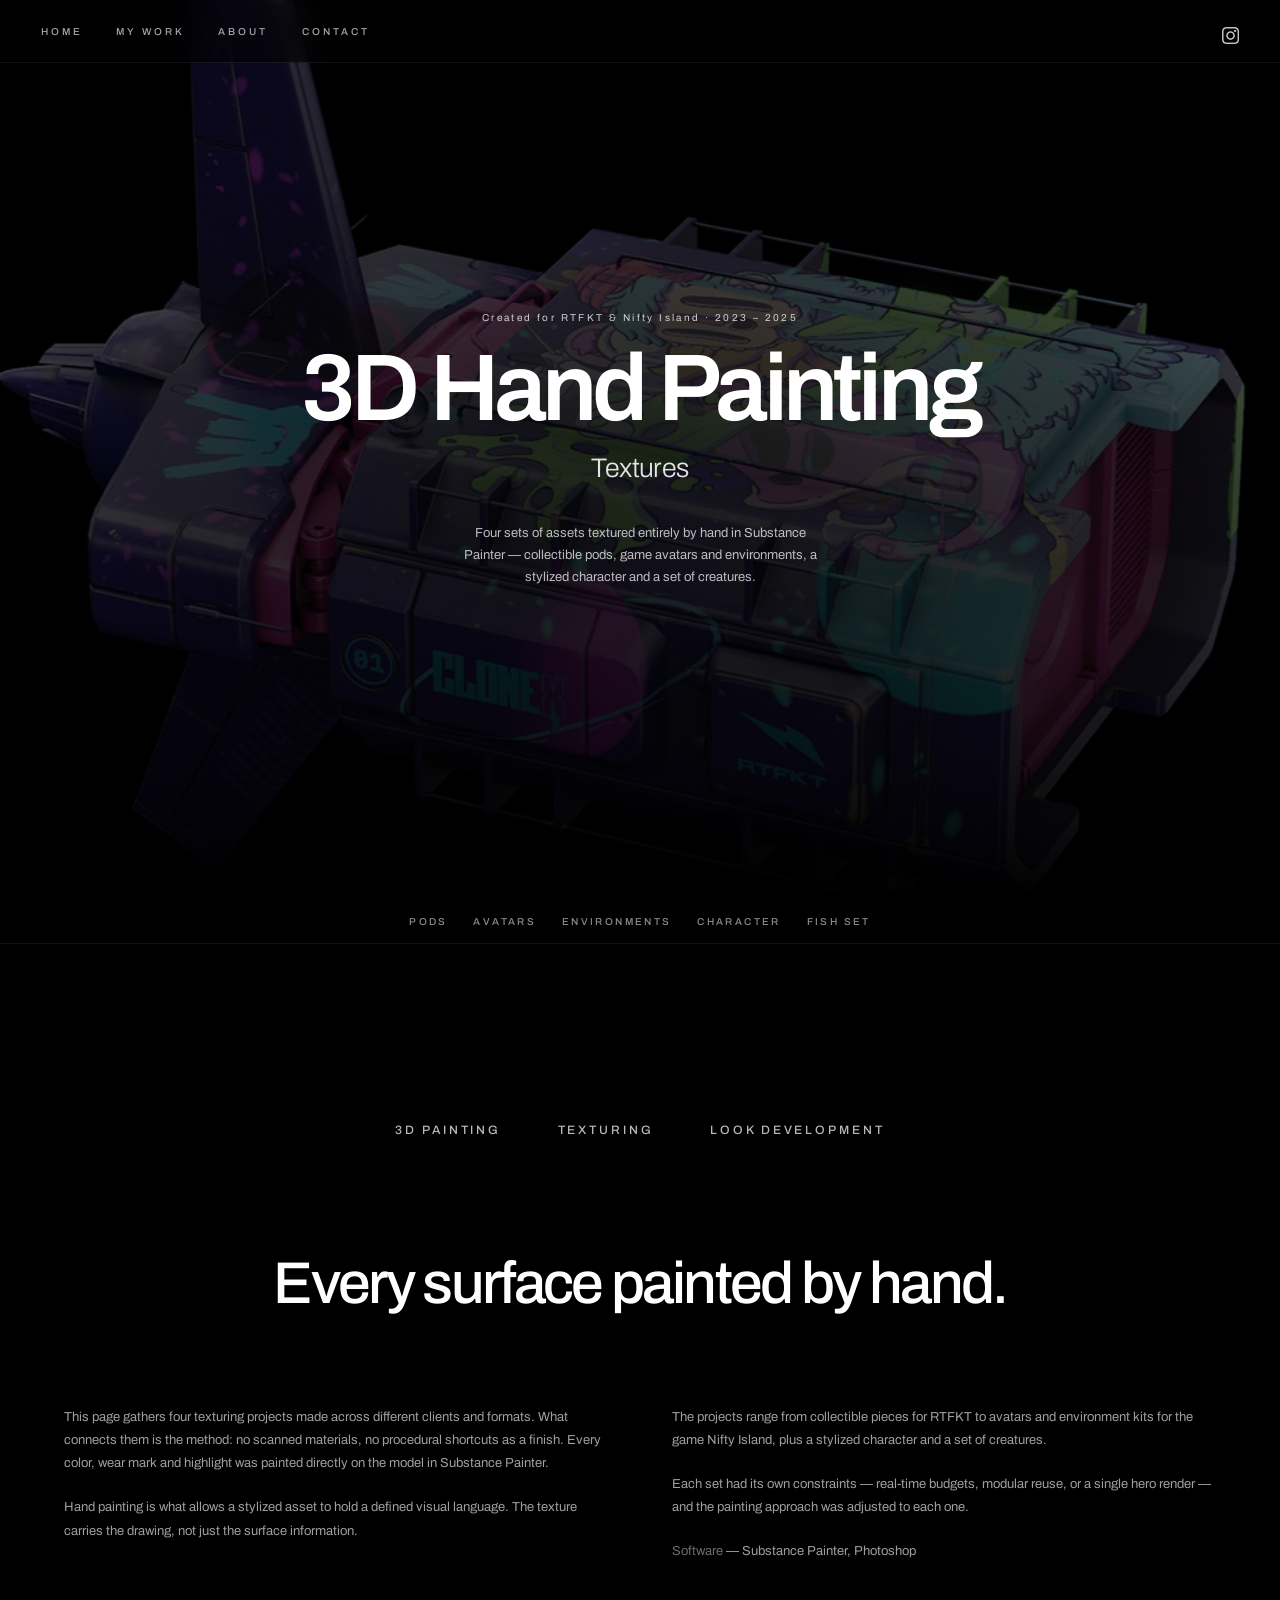
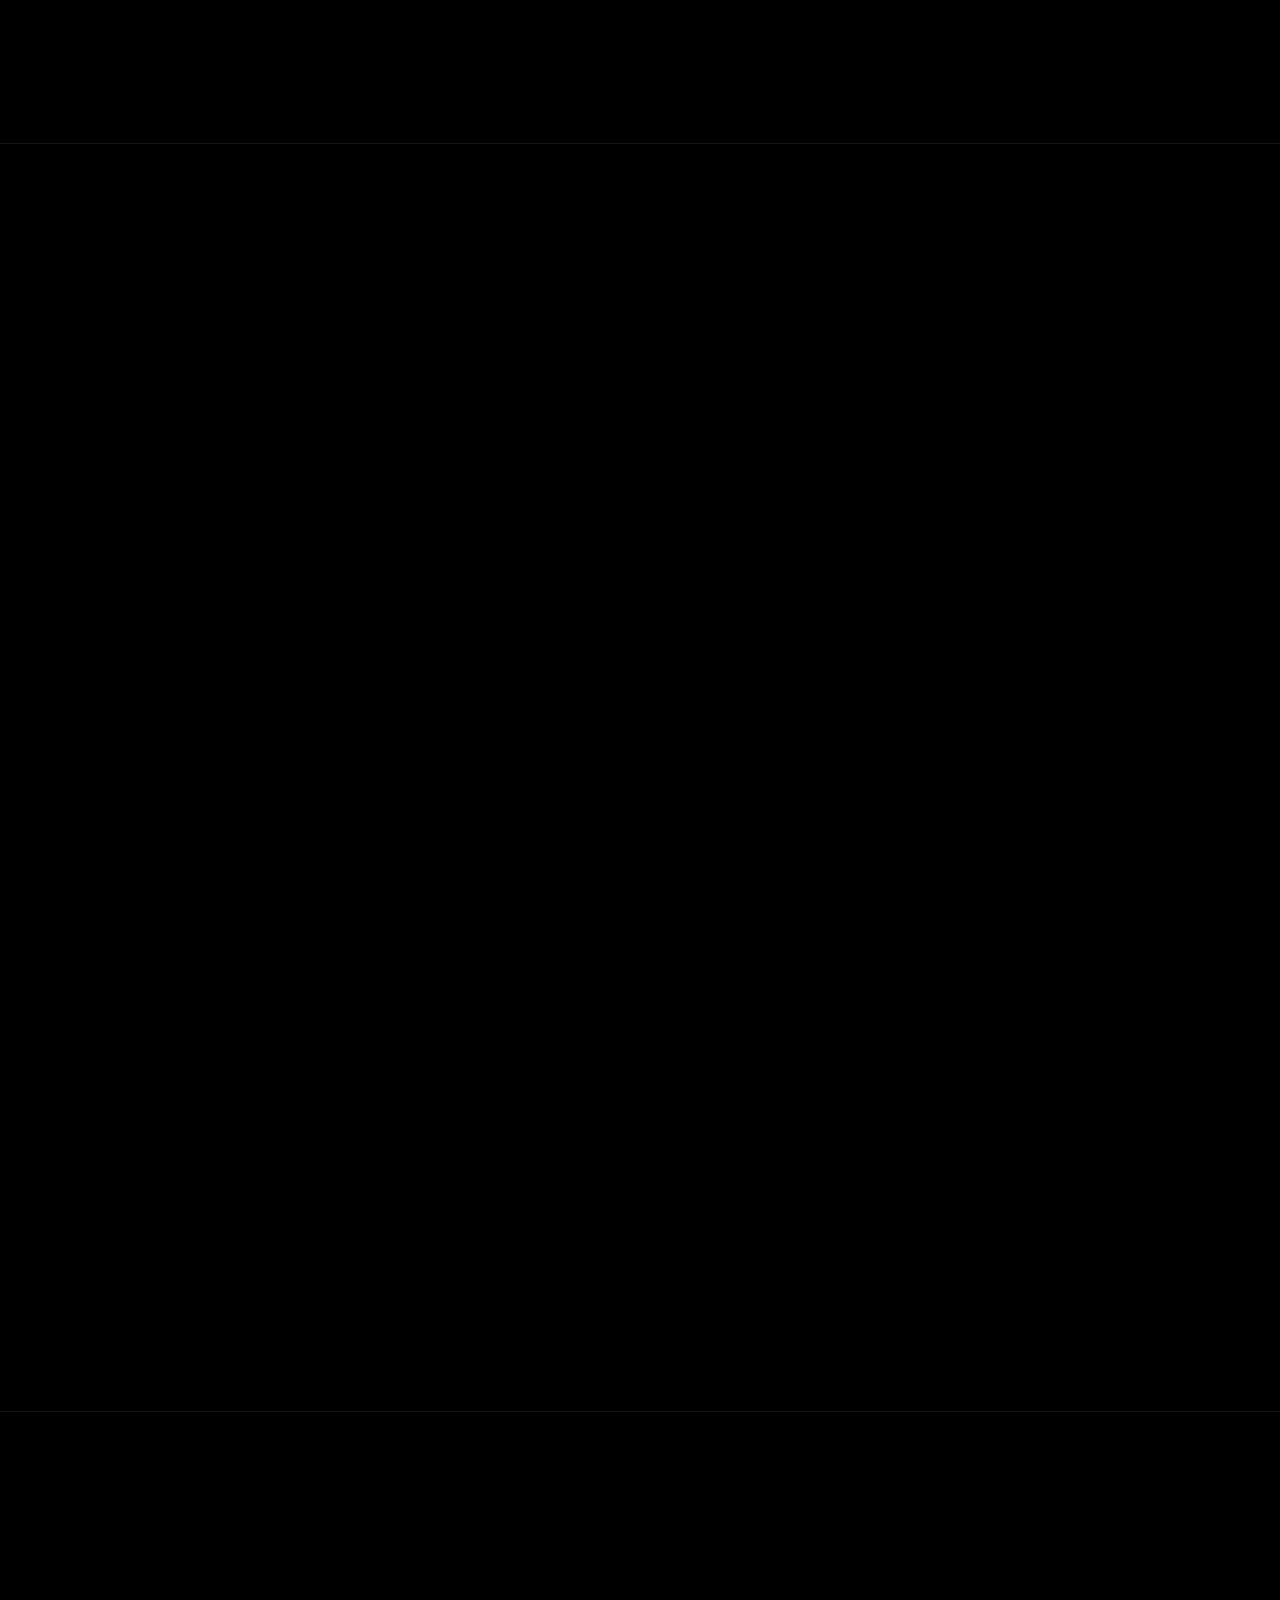
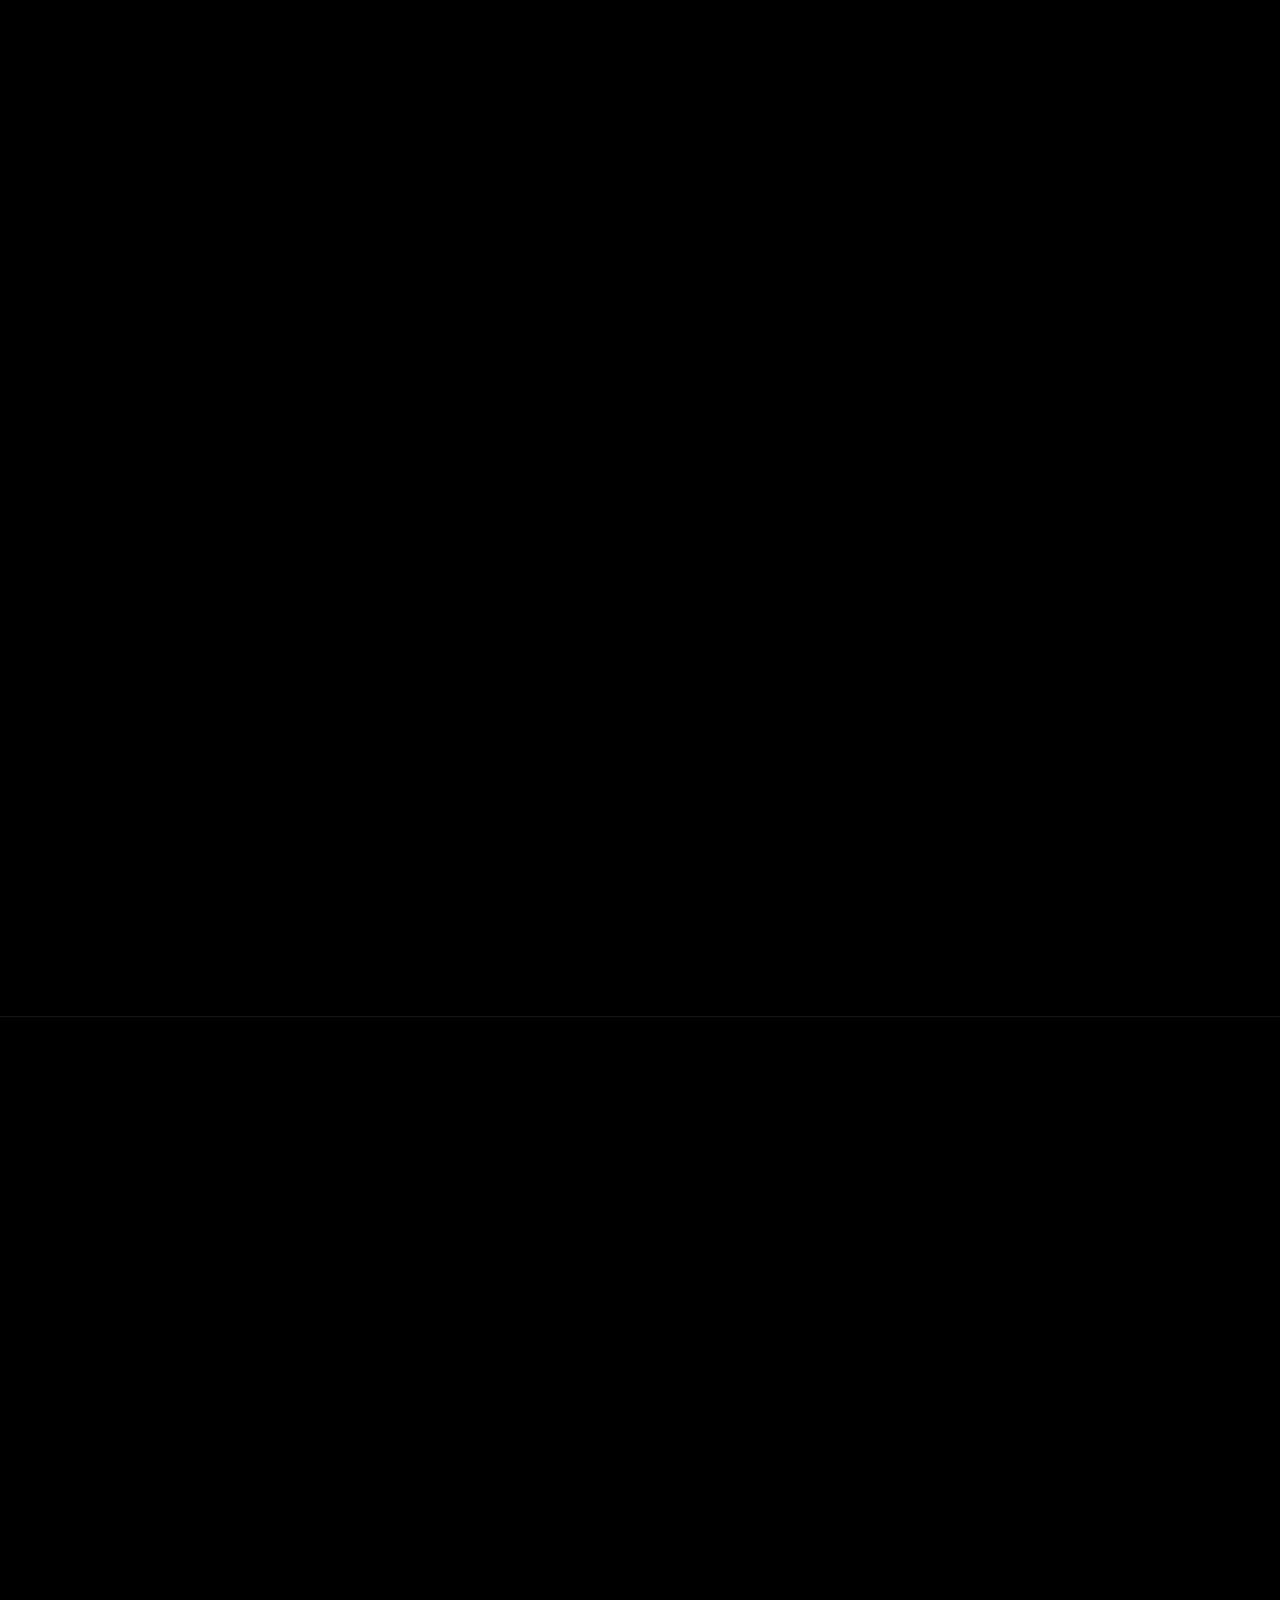
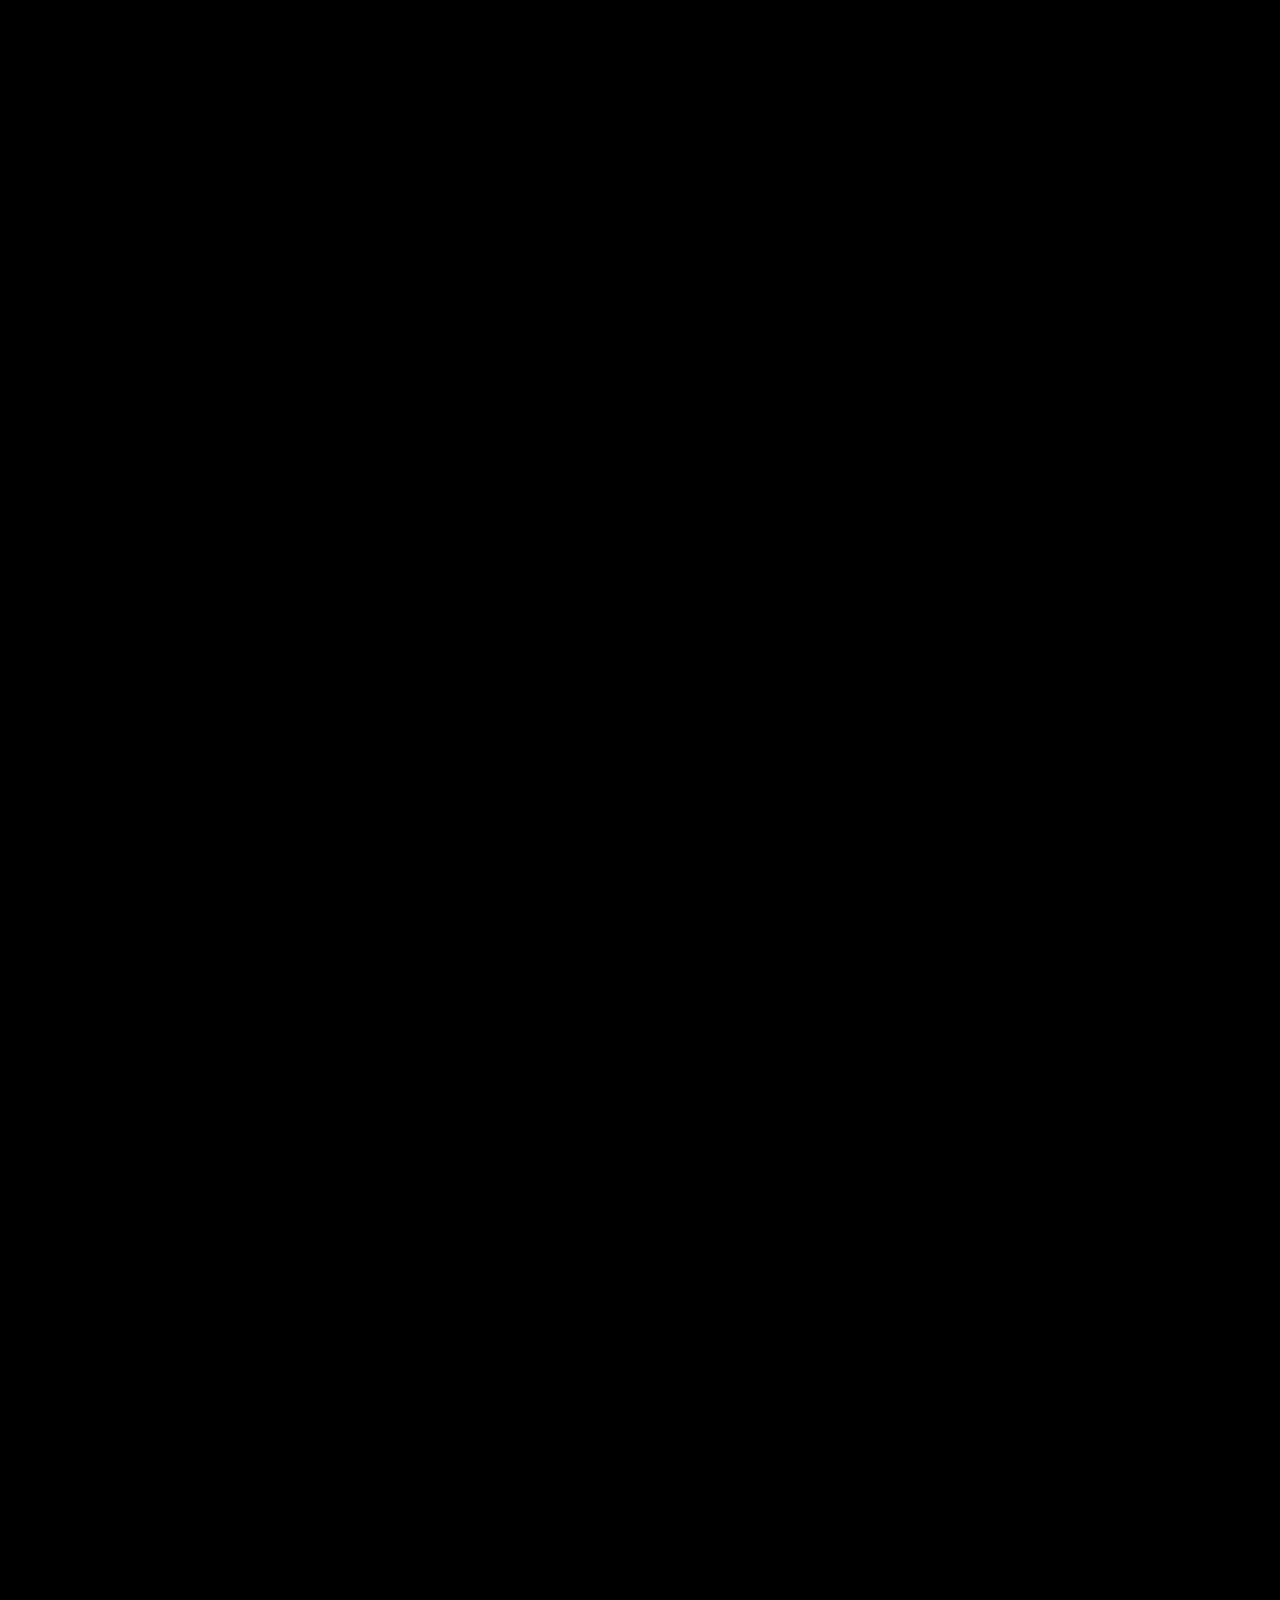
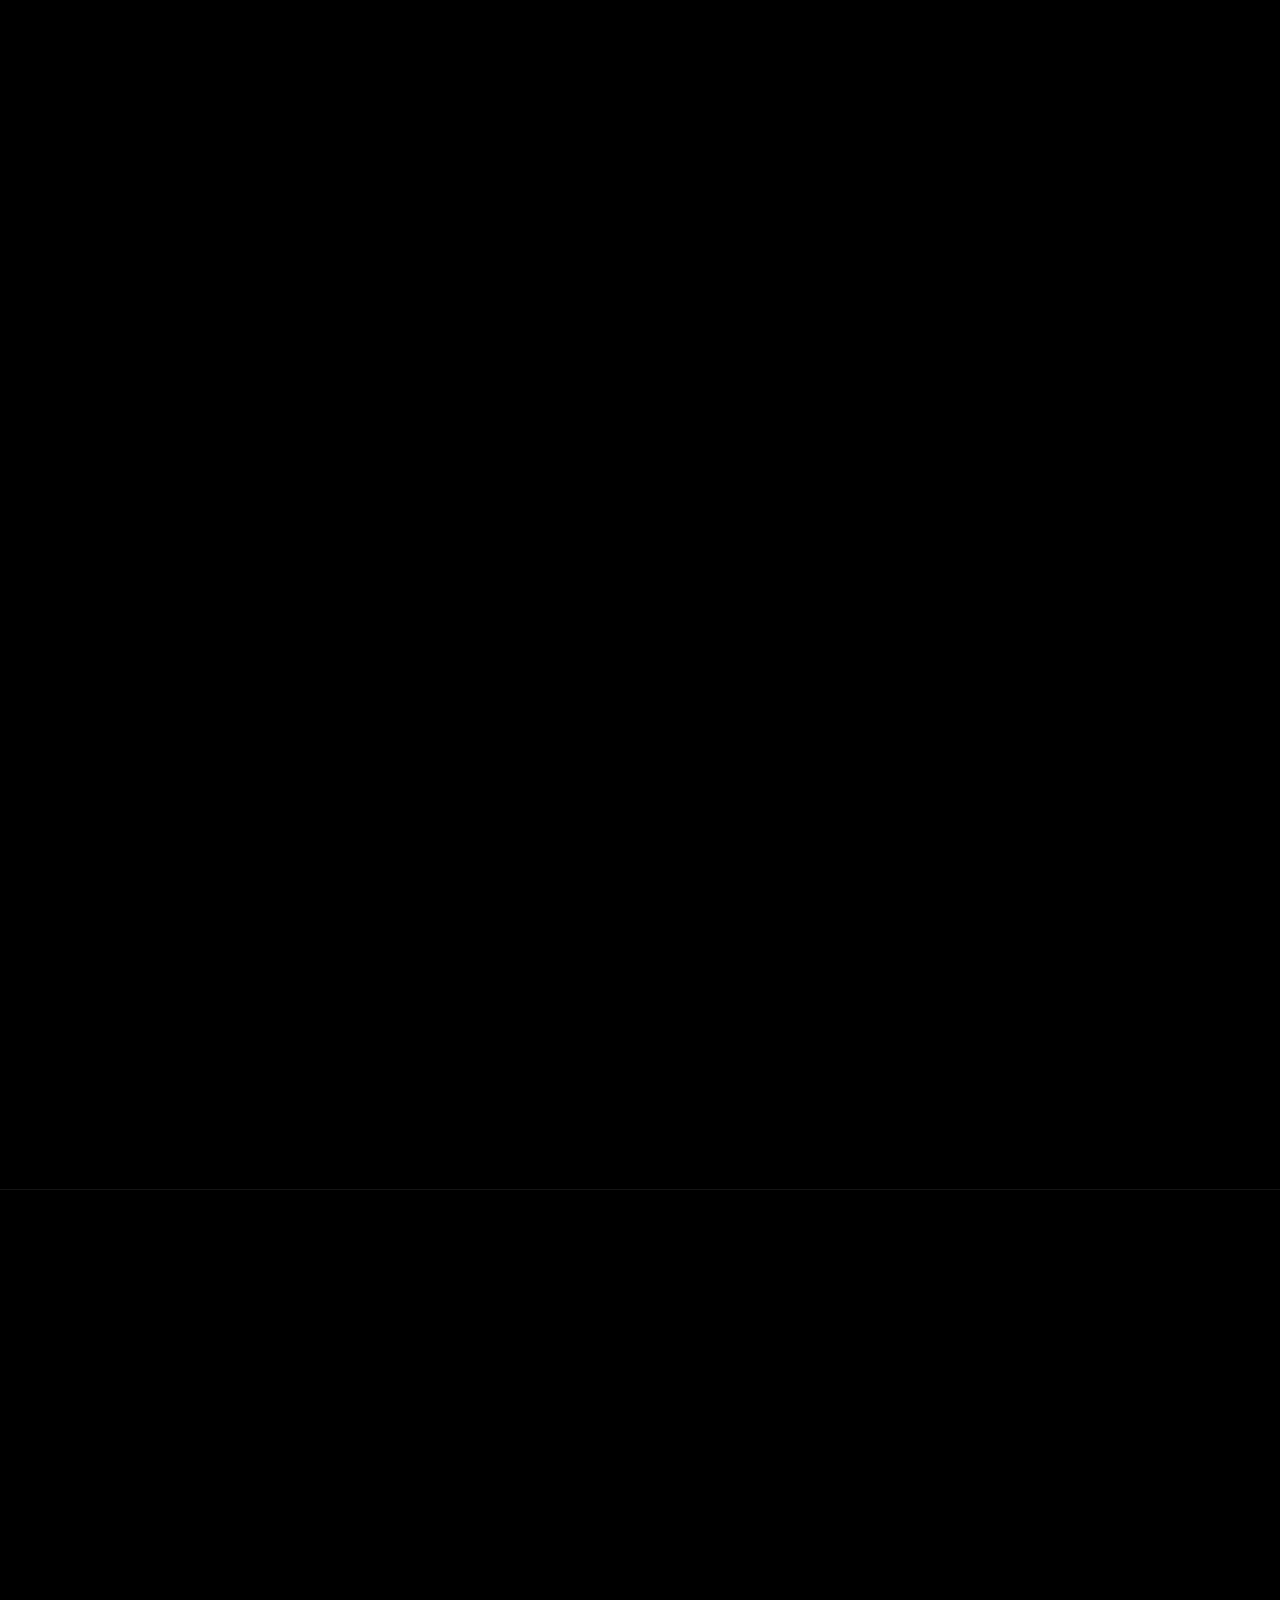
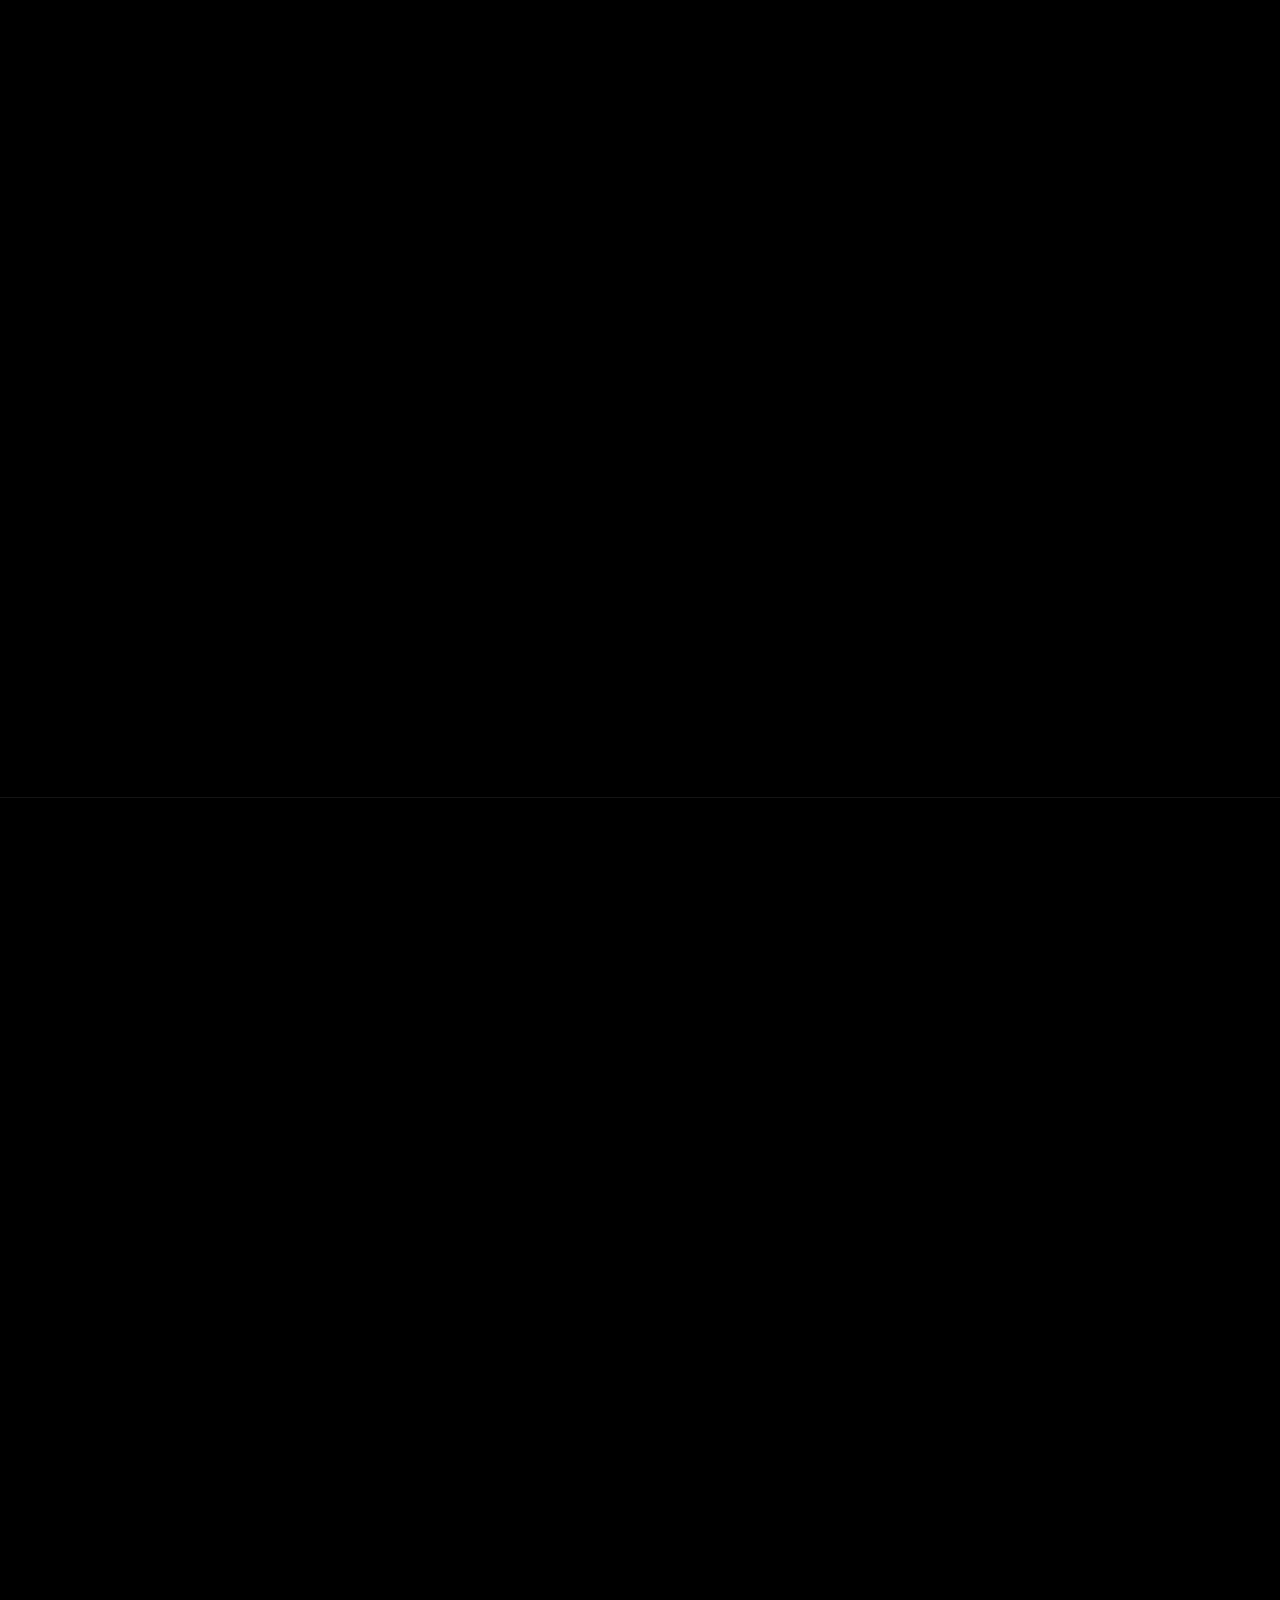
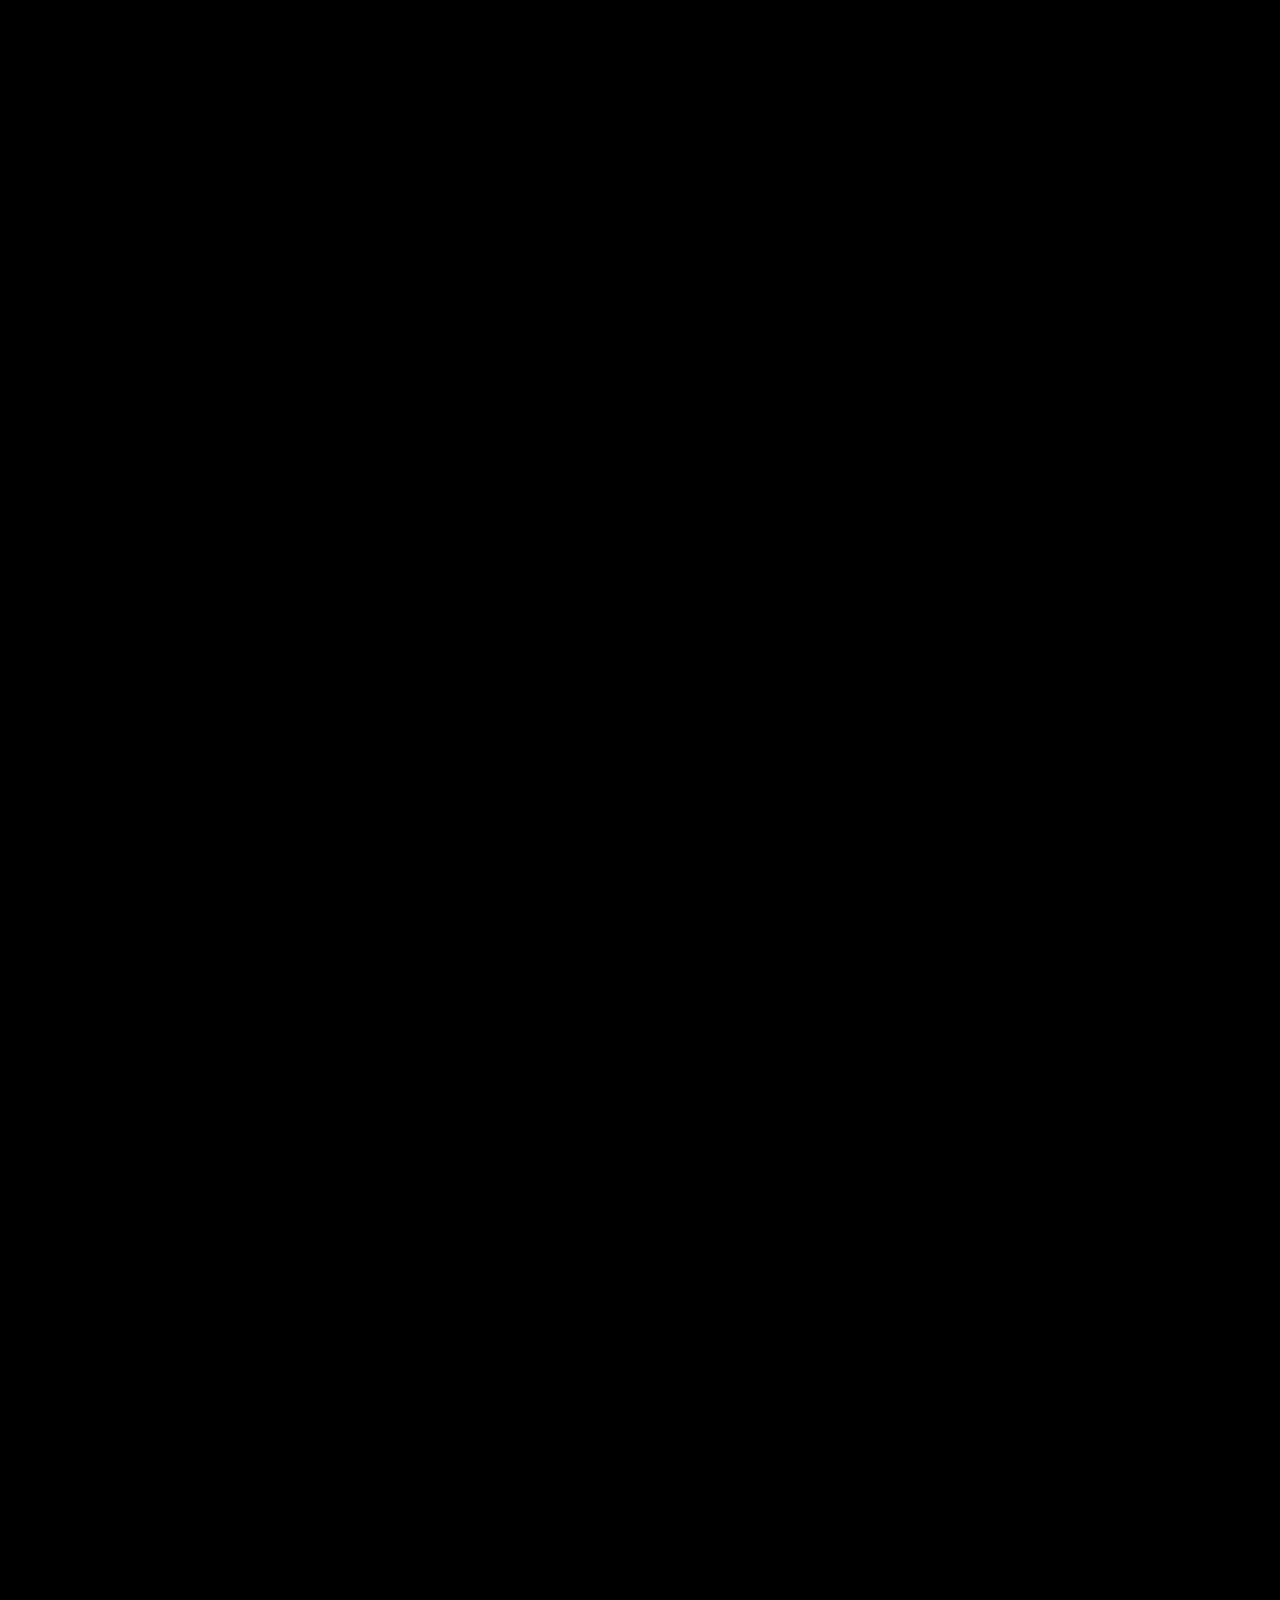
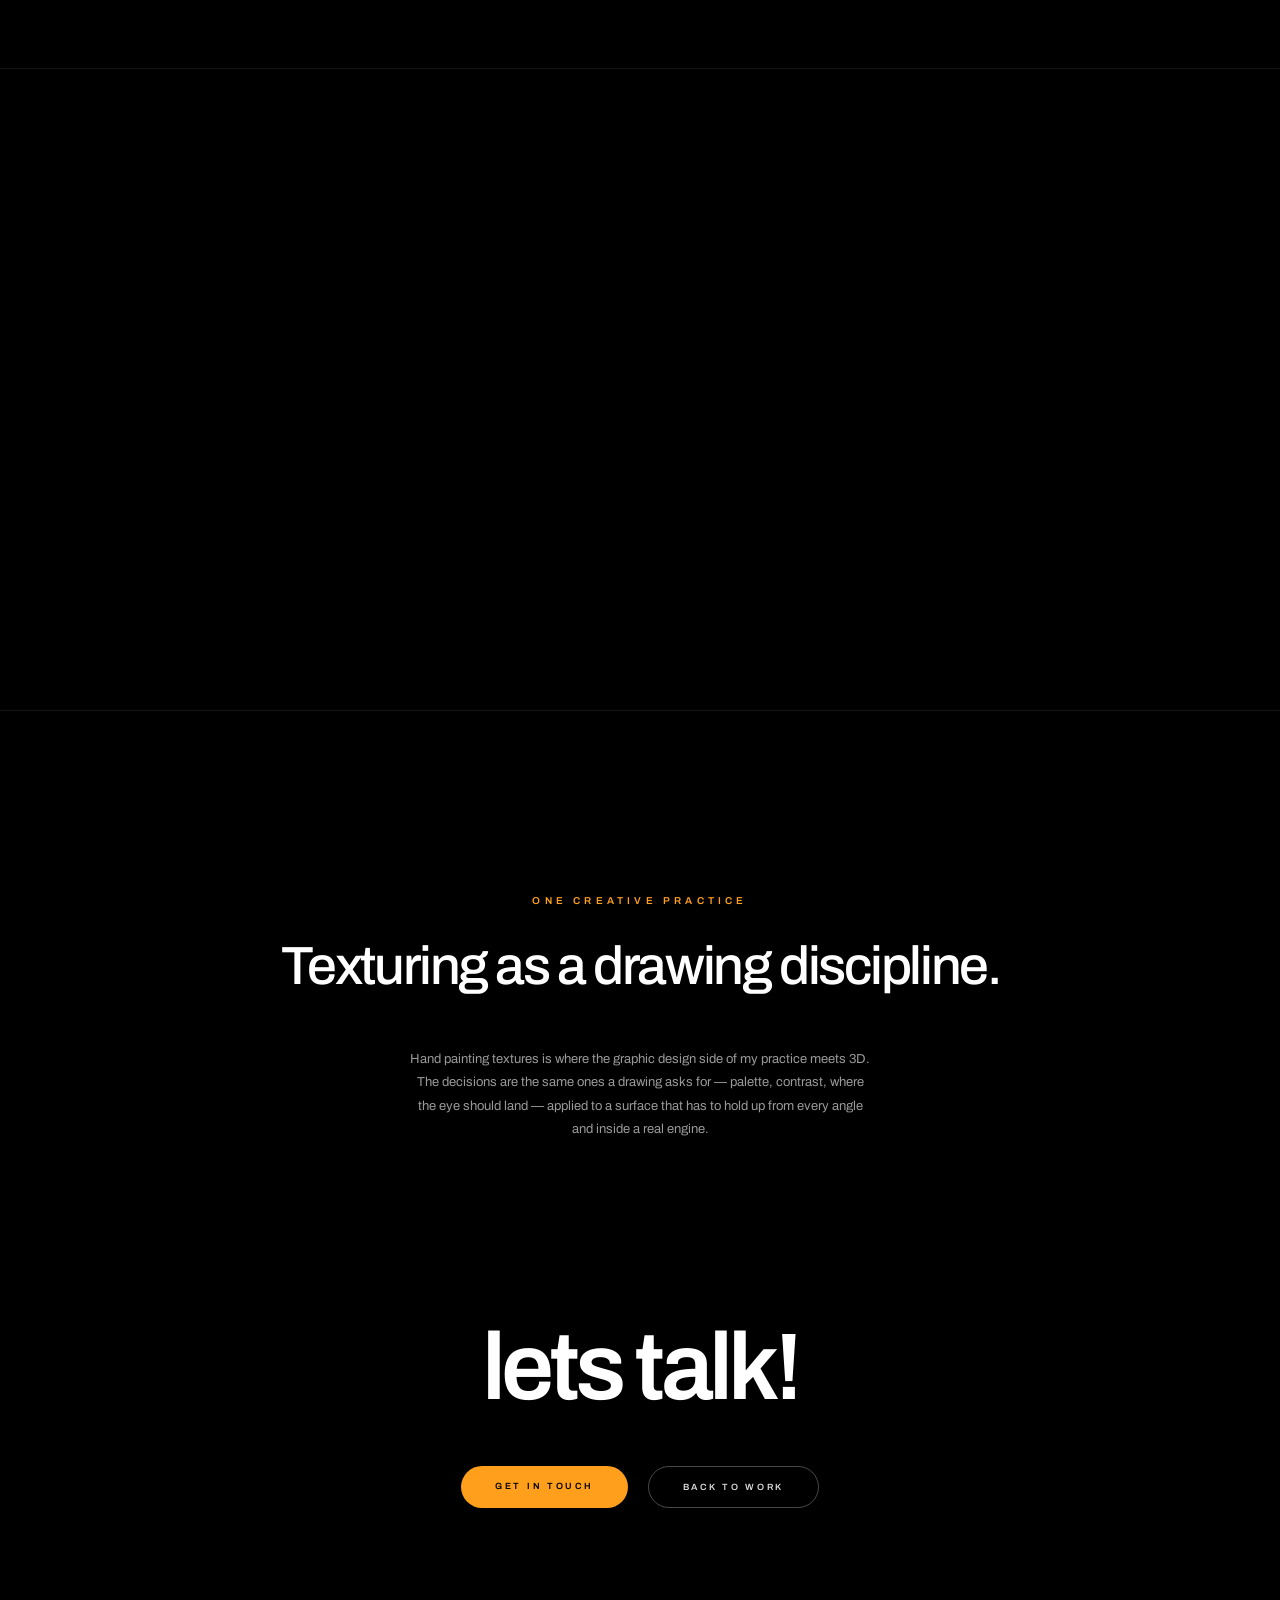
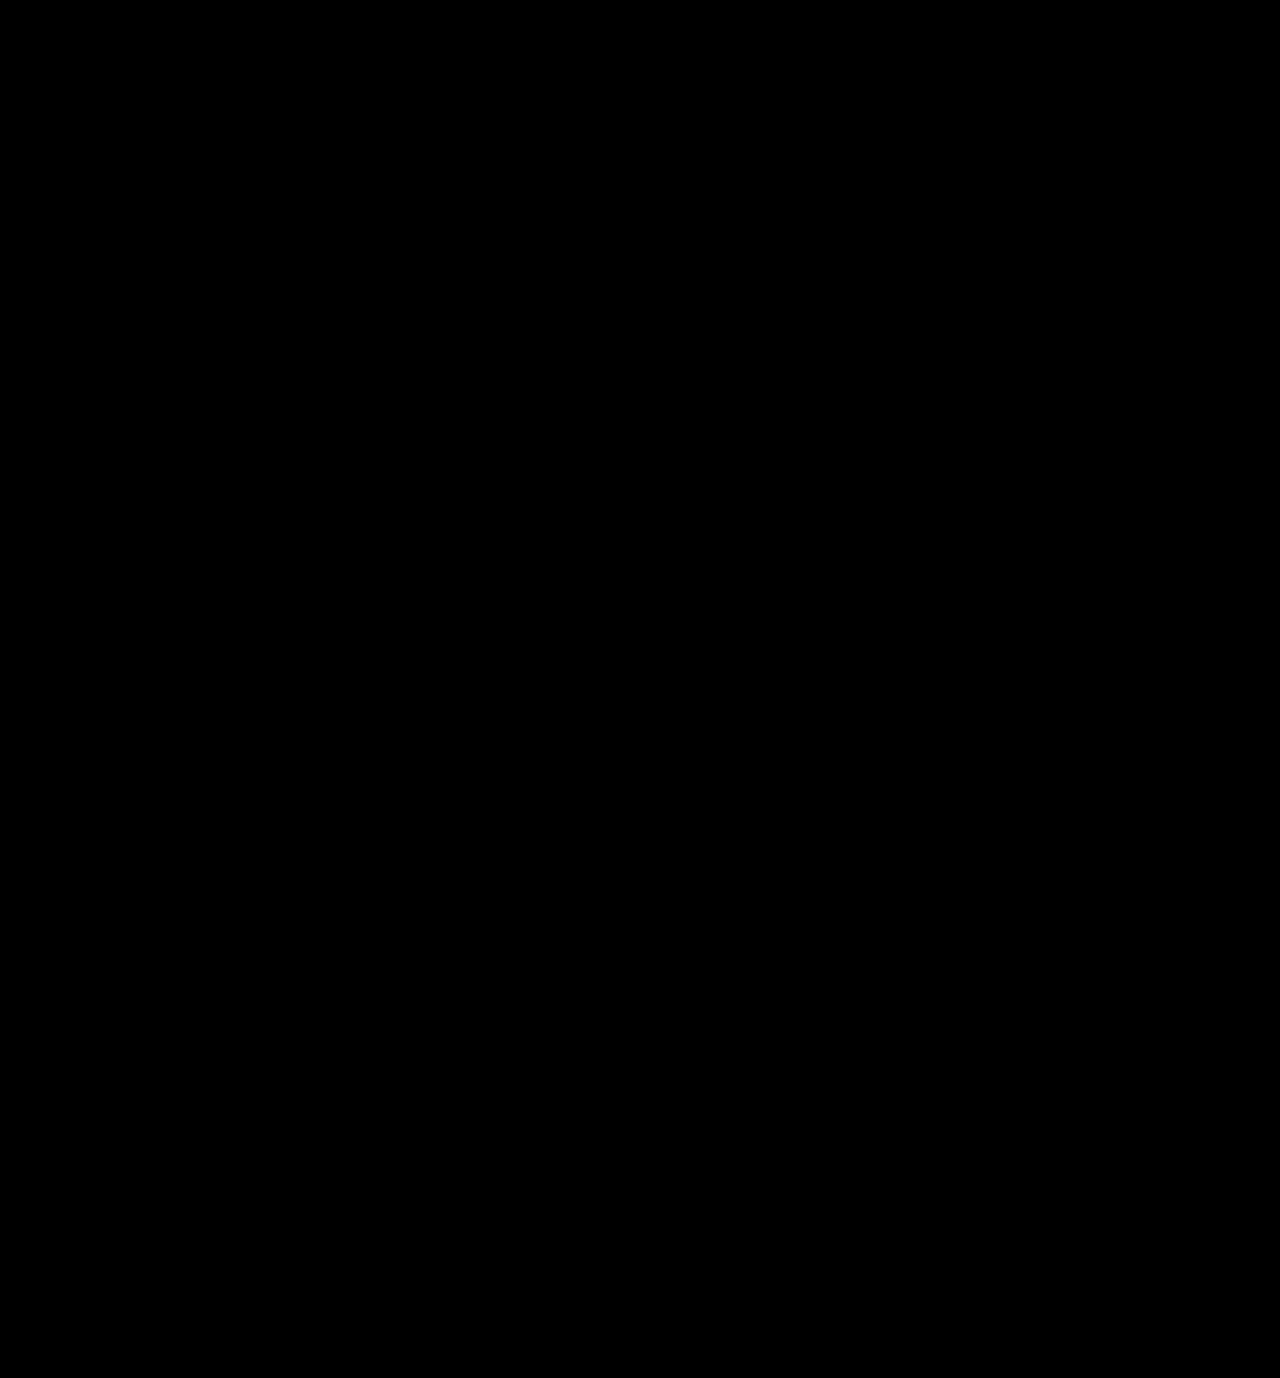
<file: 3D Paintings.dc.html>
<!DOCTYPE html>
<html>
<head>
<meta charset="utf-8">
<meta name="viewport" content="width=device-width, initial-scale=1">
<script src="./support.js"></script>
</head>
<body>
<x-dc>
<helmet>
<link rel="preconnect" href="https://fonts.googleapis.com">
<link rel="preconnect" href="https://fonts.gstatic.com" crossorigin="">
<link href="https://fonts.googleapis.com/css2?family=Archivo:wght@300;400;500;600;700&amp;display=swap" rel="stylesheet">
<style>
  html, body { margin:0; padding:0; background:#000; }
  body { font-family: Archivo, "Helvetica Neue", Helvetica, sans-serif; -webkit-font-smoothing:antialiased; }
  * { box-sizing:border-box; }
  a { color:#ff9f1c; text-decoration:none; }
  a:hover { color:#fff; }
  ::selection { background:#ff9f1c; color:#000; }
  html { scroll-behavior:smooth; }
</style>
</helmet>
<div style="background:#000; color:#fff; position:relative; overflow:hidden">

  <header style="position:fixed; top:0; left:0; right:0; z-index:60; display:flex; align-items:center; justify-content:space-between; padding:clamp(16px,2vw,26px) clamp(18px,3.2vw,46px); gap:16px; backdrop-filter:blur(18px); background:rgba(0,0,0,.55); border-bottom:1px solid rgba(255,255,255,.07)">
    <nav style="display:flex; gap:clamp(16px,2.6vw,38px); align-items:center; flex-wrap:wrap">
      <a href="index.html#home" style="font-size:10px; font-weight:500; letter-spacing:.3em; text-transform:uppercase; color:rgba(255,255,255,.65); white-space:nowrap" style-hover="color:#fff">home</a>
      <a href="index.html#work" style="font-size:10px; font-weight:500; letter-spacing:.3em; text-transform:uppercase; color:rgba(255,255,255,.65); white-space:nowrap" style-hover="color:#fff">my work</a>
      <a href="index.html#about" style="font-size:10px; font-weight:500; letter-spacing:.3em; text-transform:uppercase; color:rgba(255,255,255,.65); white-space:nowrap" style-hover="color:#fff">about</a>
      <a href="index.html#contact" style="font-size:10px; font-weight:500; letter-spacing:.3em; text-transform:uppercase; color:rgba(255,255,255,.65); white-space:nowrap" style-hover="color:#fff">contact</a>
    </nav>
    <div style="display:flex; gap:22px; align-items:center">
      <a href="https://instagram.com/hcelsotz" target="_blank" rel="noreferrer" style="display:grid; place-items:center; width:17px; height:9px; opacity:.8; transition:opacity .3s ease" style-hover="opacity:1">
        <img src="assets/icone_instagram.png" alt="Instagram" style="width:100%; height:100%; object-fit:contain; display:block">
      </a>
    </div>
  </header>

  <section data-screen-label="Hero" style="position:relative; height:100vh; min-height:620px; overflow:hidden">
    <img data-heroparallax="1" src="assets/paintings/pods-01.jpg" alt="Hand-painted 3D pod" fetchpriority="high" decoding="async" style="position:absolute; inset:0; width:100%; height:100%; object-fit:cover; transform:translate3d(0,0,0) scale(1.1); will-change:transform">
    <div style="position:absolute; inset:0; background:radial-gradient(ellipse 70% 55% at 50% 48%, rgba(0,0,0,.72) 0%, rgba(0,0,0,.55) 55%, rgba(0,0,0,.3) 80%, transparent 100%), linear-gradient(to bottom, rgba(0,0,0,.7) 0%, rgba(0,0,0,.35) 32%, rgba(0,0,0,.6) 70%, #000 100%)"></div>

    <div style="position:absolute; inset:0; display:flex; flex-direction:column; align-items:center; justify-content:center; text-align:center; padding:0 clamp(18px,5vw,90px); gap:clamp(14px,1.6vw,22px)">
      <span style="font-size:clamp(9px,.78vw,12px); font-weight:400; letter-spacing:.24em; color:rgba(255,255,255,.78)">Created for RTFKT &amp; Nifty Island · 2023 – 2025</span>
      <h1 style="margin:0; font-size:clamp(40px,7.4vw,132px); font-weight:600; letter-spacing:-.05em; line-height:.94; color:#fff">3D Hand Painting</h1>
      <p style="margin:0; font-size:clamp(16px,2.1vw,38px); font-weight:300; letter-spacing:-.02em; color:rgba(255,255,255,.88)">Textures</p>
      <p style="margin:clamp(10px,1.4vw,20px) 0 0; max-width:52ch; font-size:clamp(13px,1vw,16px); font-weight:400; line-height:1.7; color:rgba(255,255,255,.72); text-wrap:pretty">Four sets of assets textured entirely by hand in Substance Painter — collectible pods, game avatars and environments, a stylized character and a set of creatures.</p>
    </div>
  </section>

  <nav data-chapters="1" style="position:sticky; top:clamp(48px,5.4vw,66px); z-index:40; display:flex; justify-content:center; gap:clamp(12px,2vw,30px); flex-wrap:wrap; padding:16px clamp(18px,5vw,90px); background:rgba(0,0,0,.6); backdrop-filter:blur(18px); border-bottom:1px solid rgba(255,255,255,.07)">
    <a href="#pods" data-chip="1" style="font-size:10px; font-weight:500; letter-spacing:.24em; text-transform:uppercase; color:rgba(255,255,255,.55); white-space:nowrap" style-hover="color:#fff">pods</a>
    <a href="#avatars" data-chip="1" style="font-size:10px; font-weight:500; letter-spacing:.24em; text-transform:uppercase; color:rgba(255,255,255,.55); white-space:nowrap" style-hover="color:#fff">avatars</a>
    <a href="#environments" data-chip="1" style="font-size:10px; font-weight:500; letter-spacing:.24em; text-transform:uppercase; color:rgba(255,255,255,.55); white-space:nowrap" style-hover="color:#fff">environments</a>
    <a href="#character" data-chip="1" style="font-size:10px; font-weight:500; letter-spacing:.24em; text-transform:uppercase; color:rgba(255,255,255,.55); white-space:nowrap" style-hover="color:#fff">character</a>
    <a href="#fish" data-chip="1" style="font-size:10px; font-weight:500; letter-spacing:.24em; text-transform:uppercase; color:rgba(255,255,255,.55); white-space:nowrap" style-hover="color:#fff">fish set</a>
  </nav>

  <section data-screen-label="Discipline" style="padding:clamp(90px,14vw,220px) clamp(18px,5vw,90px)">
    <div data-reveal="1" style="display:flex; justify-content:center; gap:clamp(28px,4.4vw,72px); flex-wrap:wrap; font-size:clamp(11px,.95vw,15px); font-weight:500; letter-spacing:.24em; text-transform:uppercase; color:rgba(255,255,255,.72)">
      <span>3D Painting</span>
      <span>Texturing</span>
      <span>Look Development</span>
    </div>
    <p data-reveal="1" style="margin:clamp(56px,9vw,140px) auto 0; max-width:22ch; text-align:center; font-size:clamp(28px,4.6vw,76px); font-weight:500; letter-spacing:-.045em; line-height:1.08; color:#fff; text-wrap:balance">Every surface painted by hand.</p>
    <div data-reveal="1" style="display:grid; grid-template-columns:repeat(auto-fit,minmax(320px,1fr)); gap:clamp(28px,5vw,90px); align-items:start; width:min(100%,1180px); margin:clamp(46px,7vw,110px) auto 0">
      <div style="display:flex; flex-direction:column; gap:clamp(14px,1.6vw,22px); font-size:clamp(13px,1vw,16px); line-height:1.8; color:rgba(255,255,255,.62); text-wrap:pretty">
        <p style="margin:0">This page gathers four texturing projects made across different clients and formats. What connects them is the method: no scanned materials, no procedural shortcuts as a finish. Every color, wear mark and highlight was painted directly on the model in Substance Painter.</p>
        <p style="margin:0">Hand painting is what allows a stylized asset to hold a defined visual language. The texture carries the drawing, not just the surface information.</p>
      </div>
      <div style="display:flex; flex-direction:column; gap:clamp(14px,1.6vw,22px); font-size:clamp(13px,1vw,16px); line-height:1.8; color:rgba(255,255,255,.62); text-wrap:pretty">
        <p style="margin:0">The projects range from collectible pieces for RTFKT to avatars and environment kits for the game Nifty Island, plus a stylized character and a set of creatures.</p>
        <p style="margin:0">Each set had its own constraints — real-time budgets, modular reuse, or a single hero render — and the painting approach was adjusted to each one.</p>
        <p style="margin:0"><span style="color:rgba(255,255,255,.42)">Software</span> — Substance Painter, Photoshop</p>
      </div>
    </div>
  </section>

  <section id="pods" data-screen-label="Pods" style="content-visibility:auto; contain-intrinsic-size:auto 1400px; padding:clamp(70px,11vw,170px) 0; border-top:1px solid rgba(255,255,255,.08)">
    <div style="display:flex; align-items:baseline; justify-content:space-between; gap:clamp(18px,3vw,48px); flex-wrap:wrap; width:min(100%,1700px); margin:0 auto; padding:0 clamp(18px,5vw,90px)">
      <h2 data-reveal="1" style="margin:0; font-size:clamp(40px,8vw,150px); font-weight:600; letter-spacing:-.055em; line-height:.9; color:#fff">Pods</h2>
      <span style="font-size:10px; font-weight:600; letter-spacing:.42em; text-transform:uppercase; color:#ff9f1c">rtfkt</span>
    </div>
    <p data-reveal="1" style="margin:clamp(24px,3vw,44px) auto 0; max-width:62ch; padding:0 clamp(18px,5vw,90px); font-size:clamp(13px,1vw,16px); line-height:1.8; color:rgba(255,255,255,.62); text-wrap:pretty">Collectible pods textured as painted objects: graffiti, spray marks, illustrated panels and worn edges applied over a hard-surface model. The paint carries the character; the geometry stays clean.</p>
    <div style="width:min(100%,1700px); margin:clamp(46px,7vw,100px) auto 0; padding:0 clamp(18px,5vw,90px)">
      <img src="assets/paintings/pods-01.jpg" alt="Hand-painted pod" loading="lazy" decoding="async" style="width:100%; height:auto; display:block; border-radius:4px">
    </div>
    <div style="display:grid; grid-template-columns:repeat(auto-fit,minmax(min(380px,100%),1fr)); gap:clamp(14px,1.8vw,28px); width:min(100%,1700px); margin:clamp(14px,1.8vw,28px) auto 0; padding:0 clamp(18px,5vw,90px)">
      <img src="assets/paintings/pods-02.jpg" alt="Hand-painted pod" loading="lazy" decoding="async" style="width:100%; height:auto; display:block; border-radius:4px">
      <img src="assets/paintings/pods-03.jpg" alt="Hand-painted pod" loading="lazy" decoding="async" style="width:100%; height:auto; display:block; border-radius:4px">
      <img src="assets/paintings/pods-04.jpg" alt="Hand-painted pod" loading="lazy" decoding="async" style="width:100%; height:auto; display:block; border-radius:4px">
      <img src="assets/paintings/pods-05.jpg" alt="Hand-painted pod" loading="lazy" decoding="async" style="width:100%; height:auto; display:block; border-radius:4px">
      <img src="assets/paintings/pods-06.jpg" alt="Hand-painted pod" loading="lazy" decoding="async" style="width:100%; height:auto; display:block; border-radius:4px">
    </div>
    <div style="display:grid; grid-template-columns:repeat(auto-fit,minmax(min(380px,100%),1fr)); gap:clamp(14px,1.8vw,28px); width:min(100%,1700px); margin:clamp(14px,1.8vw,28px) auto 0; padding:0 clamp(18px,5vw,90px)">
      <video data-lazyvid="1" src="assets/paintings/pods-turntable-b.mp4" muted="" loop="" playsinline="" preload="none" aria-label="Pod turntable" style="width:100%; height:auto; display:block; border-radius:4px; background:#050505"></video>
      <video data-lazyvid="1" src="assets/paintings/pods-turntable-a.mp4" muted="" loop="" playsinline="" preload="none" aria-label="Pod turntable" style="width:100%; height:auto; display:block; border-radius:4px; background:#050505"></video>
    </div>
    <p style="margin:14px auto 0; width:min(100%,1700px); padding:0 clamp(18px,5vw,90px); font-size:9px; font-weight:600; letter-spacing:.26em; text-transform:uppercase; color:rgba(255,255,255,.34)">pods — texture painting and turntables</p>
  </section>

  <section id="avatars" data-screen-label="Avatars" style="content-visibility:auto; contain-intrinsic-size:auto 1200px; padding:clamp(70px,11vw,170px) 0; border-top:1px solid rgba(255,255,255,.08)">
    <div style="display:flex; align-items:baseline; justify-content:space-between; gap:clamp(18px,3vw,48px); flex-wrap:wrap; width:min(100%,1700px); margin:0 auto; padding:0 clamp(18px,5vw,90px)">
      <h2 data-reveal="1" style="margin:0; max-width:14ch; font-size:clamp(40px,8vw,150px); font-weight:600; letter-spacing:-.055em; line-height:.9; color:#fff">Avatars</h2>
      <span style="font-size:10px; font-weight:600; letter-spacing:.42em; text-transform:uppercase; color:#ff9f1c">nifty island</span>
    </div>
    <p data-reveal="1" style="margin:clamp(24px,3vw,44px) auto 0; max-width:62ch; padding:0 clamp(18px,5vw,90px); font-size:clamp(13px,1vw,16px); line-height:1.8; color:rgba(255,255,255,.62); text-wrap:pretty">A series of playable characters textured for the game. Each one had to read clearly at gameplay distance and hold the identity of its collection, working inside a real-time texture budget.</p>
    <div style="display:grid; grid-template-columns:repeat(auto-fit,minmax(min(520px,100%),1fr)); gap:clamp(12px,1.5vw,24px); width:min(100%,1700px); margin:clamp(46px,7vw,100px) auto 0; padding:0 clamp(18px,5vw,90px)">
      <video data-lazyvid="1" src="assets/paintings/nifty-shiba.mp4" muted="" loop="" playsinline="" preload="none" aria-label="Character turntable" style="width:100%; height:auto; display:block; border-radius:4px; background:#050505"></video>
      <video data-lazyvid="1" src="assets/paintings/nifty-wolfdao.mp4" muted="" loop="" playsinline="" preload="none" aria-label="Character turntable" style="width:100%; height:auto; display:block; border-radius:4px; background:#050505"></video>
      <video data-lazyvid="1" src="assets/paintings/nifty-metamask.mp4" muted="" loop="" playsinline="" preload="none" aria-label="Character turntable" style="width:100%; height:auto; display:block; border-radius:4px; background:#050505"></video>
      <video data-lazyvid="1" src="assets/paintings/nifty-sassal.mp4" muted="" loop="" playsinline="" preload="none" aria-label="Character turntable" style="width:100%; height:auto; display:block; border-radius:4px; background:#050505"></video>
      
    </div>
    <p style="margin:14px auto 0; width:min(100%,1700px); padding:0 clamp(18px,5vw,90px); font-size:9px; font-weight:600; letter-spacing:.26em; text-transform:uppercase; color:rgba(255,255,255,.34)">nifty island — character texturing</p>
  </section>

  <section id="environments" data-screen-label="Environments" style="content-visibility:auto; contain-intrinsic-size:auto 2000px; padding:clamp(70px,11vw,170px) 0; border-top:1px solid rgba(255,255,255,.08)">
    <div style="display:flex; align-items:baseline; justify-content:space-between; gap:clamp(18px,3vw,48px); flex-wrap:wrap; width:min(100%,1700px); margin:0 auto; padding:0 clamp(18px,5vw,90px)">
      <h2 data-reveal="1" style="margin:0; max-width:14ch; font-size:clamp(40px,8vw,150px); font-weight:600; letter-spacing:-.055em; line-height:.9; color:#fff">Houses &amp; props</h2>
      <span style="font-size:10px; font-weight:600; letter-spacing:.42em; text-transform:uppercase; color:#ff9f1c">nifty island</span>
    </div>
    <p data-reveal="1" style="margin:clamp(24px,3vw,44px) auto 0; max-width:62ch; padding:0 clamp(18px,5vw,90px); font-size:clamp(13px,1vw,16px); line-height:1.8; color:rgba(255,255,255,.62); text-wrap:pretty">Buildings, modular kits, furniture and props for the environments. Painted as families rather than single objects: the wood, fabric and paint had to stay consistent across dozens of pieces so players could combine them freely.</p>
    <div style="display:grid; grid-template-columns:repeat(auto-fit,minmax(min(380px,100%),1fr)); gap:clamp(12px,1.5vw,24px); width:min(100%,1700px); margin:clamp(46px,7vw,100px) auto 0; padding:0 clamp(18px,5vw,90px)">
      <video data-lazyvid="1" src="assets/paintings/nifty-bayc.mp4" muted="" loop="" playsinline="" preload="none" aria-label="House turntable" style="width:100%; height:auto; display:block; border-radius:4px; background:#050505"></video>
      <video data-lazyvid="1" src="assets/paintings/nifty-moonbirds.mp4" muted="" loop="" playsinline="" preload="none" aria-label="House turntable" style="width:100%; height:auto; display:block; border-radius:4px; background:#050505"></video>
      <video data-lazyvid="1" src="assets/paintings/nifty-forgottenrunes.mp4" muted="" loop="" playsinline="" preload="none" aria-label="House turntable" style="width:100%; height:auto; display:block; border-radius:4px; background:#050505"></video>
      <video data-lazyvid="1" src="assets/paintings/nifty-cyberkong.mp4" muted="" loop="" playsinline="" preload="none" aria-label="House turntable" style="width:100%; height:auto; display:block; border-radius:4px; background:#050505"></video>
      <video data-lazyvid="1" src="assets/paintings/nifty-sappyseals.mp4" muted="" loop="" playsinline="" preload="none" aria-label="House turntable" style="width:100%; height:auto; display:block; border-radius:4px; background:#050505"></video>
    </div>
    <p style="margin:14px auto 0; width:min(100%,1700px); padding:0 clamp(18px,5vw,90px); font-size:9px; font-weight:600; letter-spacing:.26em; text-transform:uppercase; color:rgba(255,255,255,.34)">houses — texture painting and turntables</p>
    <div style="display:grid; grid-template-columns:repeat(auto-fit,minmax(min(560px,100%),1fr)); gap:clamp(14px,1.8vw,28px); width:min(100%,1700px); margin:clamp(46px,7vw,100px) auto 0; padding:0 clamp(18px,5vw,90px)">
      <img src="assets/paintings/env-01.jpg" alt="Hand-painted furniture set" loading="lazy" decoding="async" style="width:100%; height:auto; display:block; border-radius:4px; grid-column:1/-1">
      <img src="assets/paintings/env-02.jpg" alt="Hand-painted prop" loading="lazy" decoding="async" style="width:100%; height:auto; display:block; border-radius:4px">
      <img src="assets/paintings/env-04.jpg" alt="Hand-painted prop" loading="lazy" decoding="async" style="width:100%; height:auto; display:block; border-radius:4px">
      <img src="assets/paintings/env-05.jpg" alt="Hand-painted prop" loading="lazy" decoding="async" style="width:100%; height:auto; display:block; border-radius:4px">
      <img src="assets/paintings/env-06.jpg" alt="Modular flooring kit" loading="lazy" decoding="async" style="width:100%; height:auto; display:block; border-radius:4px">
    </div>
    <div data-reveal="1" style="display:grid; grid-template-columns:repeat(auto-fit,minmax(300px,1fr)); gap:clamp(28px,4vw,64px); align-items:center; width:min(100%,1500px); margin:clamp(46px,7vw,100px) auto 0; padding:0 clamp(18px,5vw,90px)">
      <img src="assets/paintings/env-03.jpg" alt="Untextured modular kit" loading="lazy" decoding="async" style="width:100%; height:auto; display:block; border-radius:4px">
      <p style="margin:0; font-size:clamp(15px,1.35vw,22px); font-weight:400; line-height:1.6; letter-spacing:-.01em; color:#fff; text-wrap:pretty">The same kit before painting. Everything that reads as material in the final asset — grain, joints, dirt, colored accents — was added in the texture.</p>
    </div>
    <p style="margin:14px auto 0; width:min(100%,1700px); padding:0 clamp(18px,5vw,90px); font-size:9px; font-weight:600; letter-spacing:.26em; text-transform:uppercase; color:rgba(255,255,255,.34)">props and modular kits — environment assets</p>
  </section>

  <section id="character" data-screen-label="Character" style="content-visibility:auto; contain-intrinsic-size:auto 1200px; padding:clamp(70px,11vw,170px) 0; border-top:1px solid rgba(255,255,255,.08)">
    <div style="display:flex; align-items:baseline; justify-content:space-between; gap:clamp(18px,3vw,48px); flex-wrap:wrap; width:min(100%,1700px); margin:0 auto; padding:0 clamp(18px,5vw,90px)">
      <h2 data-reveal="1" style="margin:0; max-width:14ch; font-size:clamp(40px,8vw,150px); font-weight:600; letter-spacing:-.055em; line-height:.9; color:#fff">Stylized character</h2>
      <span style="font-size:10px; font-weight:600; letter-spacing:.42em; text-transform:uppercase; color:#ff9f1c">art test</span>
    </div>
    <p data-reveal="1" style="margin:clamp(24px,3vw,44px) auto 0; max-width:62ch; padding:0 clamp(18px,5vw,90px); font-size:clamp(13px,1vw,16px); line-height:1.8; color:rgba(255,255,255,.62); text-wrap:pretty">A single character taken further as a painting exercise: skin, hair, fabric and leather built up in layers, with the light and volume painted into the diffuse rather than left to the shader.</p>
    <div style="display:grid; grid-template-columns:repeat(auto-fit,minmax(min(380px,100%),1fr)); gap:clamp(14px,1.8vw,28px); width:min(100%,1700px); margin:clamp(46px,7vw,100px) auto 0; padding:0 clamp(18px,5vw,90px)">
      <video data-lazyvid="1" src="assets/paintings/char-render.mp4" muted="" loop="" playsinline="" preload="none" aria-label="Character render" style="width:100%; height:auto; display:block; border-radius:4px; background:#050505"></video>
      <video data-lazyvid="1" src="assets/paintings/char-turntable-a.mp4" muted="" loop="" playsinline="" preload="none" aria-label="Character turntable" style="width:100%; height:auto; display:block; border-radius:4px; background:#050505"></video>
      <video data-lazyvid="1" src="assets/paintings/char-turntable-b.mp4" muted="" loop="" playsinline="" preload="none" aria-label="Character turntable" style="width:100%; height:auto; display:block; border-radius:4px; background:#050505"></video>
    </div>
    <p style="margin:14px auto 0; width:min(100%,1500px); padding:0 clamp(18px,5vw,90px); font-size:9px; font-weight:600; letter-spacing:.26em; text-transform:uppercase; color:rgba(255,255,255,.34)">stylized character — render and turntables</p>
  </section>

  <section id="fish" data-screen-label="Fish set" style="content-visibility:auto; contain-intrinsic-size:auto 1600px; padding:clamp(70px,11vw,170px) 0; border-top:1px solid rgba(255,255,255,.08)">
    <div style="display:flex; align-items:baseline; justify-content:space-between; gap:clamp(18px,3vw,48px); flex-wrap:wrap; width:min(100%,1700px); margin:0 auto; padding:0 clamp(18px,5vw,90px)">
      <h2 data-reveal="1" style="margin:0; max-width:14ch; font-size:clamp(40px,8vw,150px); font-weight:600; letter-spacing:-.055em; line-height:.9; color:#fff">Fish set</h2>
      <span style="font-size:10px; font-weight:600; letter-spacing:.42em; text-transform:uppercase; color:#ff9f1c">creature painting</span>
    </div>
    <p data-reveal="1" style="margin:clamp(24px,3vw,44px) auto 0; max-width:62ch; padding:0 clamp(18px,5vw,90px); font-size:clamp(13px,1vw,16px); line-height:1.8; color:rgba(255,255,255,.62); text-wrap:pretty">A family of creatures painted with a shared palette and a loose, wet-brush treatment. Each one is distinct, but the color logic and the way the paint bleeds across the body keeps the set reading as one species.</p>
    <div style="display:grid; grid-template-columns:repeat(auto-fit,minmax(min(380px,100%),1fr)); gap:clamp(12px,1.5vw,24px); width:min(100%,1700px); margin:clamp(46px,7vw,100px) auto 0; padding:0 clamp(18px,5vw,90px)">
      <img src="assets/paintings/fish-01.jpg" alt="Hand-painted creature" loading="lazy" decoding="async" style="width:100%; height:auto; display:block; border-radius:4px">
      <img src="assets/paintings/fish-02.jpg" alt="Hand-painted creature" loading="lazy" decoding="async" style="width:100%; height:auto; display:block; border-radius:4px">
      <img src="assets/paintings/fish-03.jpg" alt="Hand-painted creature" loading="lazy" decoding="async" style="width:100%; height:auto; display:block; border-radius:4px">
      <img src="assets/paintings/fish-04.jpg" alt="Hand-painted creature" loading="lazy" decoding="async" style="width:100%; height:auto; display:block; border-radius:4px">
      <img src="assets/paintings/fish-05.jpg" alt="Hand-painted creature" loading="lazy" decoding="async" style="width:100%; height:auto; display:block; border-radius:4px">
      <img src="assets/paintings/fish-06.jpg" alt="Hand-painted creature" loading="lazy" decoding="async" style="width:100%; height:auto; display:block; border-radius:4px">
      <img src="assets/paintings/fish-07.jpg" alt="Hand-painted creature" loading="lazy" decoding="async" style="width:100%; height:auto; display:block; border-radius:4px">
      <img src="assets/paintings/fish-08.jpg" alt="Hand-painted creature" loading="lazy" decoding="async" style="width:100%; height:auto; display:block; border-radius:4px">
    </div>
    <p style="margin:14px auto 0; width:min(100%,1700px); padding:0 clamp(18px,5vw,90px); font-size:9px; font-weight:600; letter-spacing:.26em; text-transform:uppercase; color:rgba(255,255,255,.34)">fish set — creature texture painting</p>
  </section>

  <section data-screen-label="Process" style="content-visibility:auto; contain-intrinsic-size:auto 900px; padding:clamp(70px,11vw,170px) clamp(18px,5vw,90px); border-top:1px solid rgba(255,255,255,.08)">
    <div style="display:grid; grid-template-columns:repeat(auto-fit,minmax(300px,1fr)); gap:clamp(34px,6vw,100px); align-items:center; width:min(100%,1500px); margin:0 auto">
      <div>
        <span style="font-size:10px; font-weight:600; letter-spacing:.42em; text-transform:uppercase; color:#ff9f1c">inside the file</span>
        <h3 data-reveal="1" style="margin:clamp(16px,2vw,28px) 0 0; max-width:16ch; font-size:clamp(30px,4.4vw,72px); font-weight:500; letter-spacing:-.05em; line-height:1.04; color:#fff; text-wrap:balance">Painted in layers, on the model.</h3>
        <p data-reveal="1" style="margin:clamp(22px,3vw,40px) 0 0; max-width:46ch; font-size:clamp(13px,1vw,16px); line-height:1.8; color:rgba(255,255,255,.62); text-wrap:pretty">Every asset is built as a stack of hand-painted layers and masks in Substance Painter, checked against the UV layout as the paint goes down. Working this way keeps the result editable and keeps the texture consistent when the same material has to appear across an entire set.</p>
      </div>
      <div data-reveal="1">
        <img src="assets/paintings/substance-ui.jpg" alt="Substance Painter workspace" loading="lazy" decoding="async" style="width:100%; height:auto; display:block; border-radius:4px">
        <p style="margin:14px 0 0; font-size:9px; font-weight:600; letter-spacing:.26em; text-transform:uppercase; color:rgba(255,255,255,.34)">substance painter — layer stack and uv layout</p>
      </div>
    </div>
  </section>

  <section data-screen-label="Closing" style="padding:clamp(90px,14vw,220px) clamp(18px,5vw,90px); border-top:1px solid rgba(255,255,255,.08); text-align:center">
    <span style="font-size:10px; font-weight:600; letter-spacing:.42em; text-transform:uppercase; color:#ff9f1c">one creative practice</span>
    <p data-reveal="1" style="margin:clamp(18px,2.4vw,34px) auto 0; max-width:24ch; font-size:clamp(26px,4.2vw,68px); font-weight:500; letter-spacing:-.045em; line-height:1.1; color:#fff; text-wrap:balance">Texturing as a drawing discipline.</p>
    <p data-reveal="1" style="margin:clamp(28px,4vw,56px) auto 0; max-width:66ch; font-size:clamp(13px,1vw,16px); line-height:1.8; color:rgba(255,255,255,.6); text-wrap:pretty">Hand painting textures is where the graphic design side of my practice meets 3D. The decisions are the same ones a drawing asks for — palette, contrast, where the eye should land — applied to a surface that has to hold up from every angle and inside a real engine.</p>
  </section>

  <section data-screen-label="Contact CTA" style="padding:0 clamp(18px,5vw,90px) clamp(70px,11vw,160px); text-align:center">
    <h2 style="margin:0; font-size:clamp(38px,7.4vw,130px); font-weight:600; letter-spacing:-.05em; line-height:1; color:#fff">lets talk!</h2>
    <div style="display:flex; justify-content:center; gap:clamp(12px,1.6vw,20px); flex-wrap:wrap; margin-top:clamp(28px,4vw,52px)">
      <a href="index.html#contact" style="padding:15px 34px; border-radius:100px; background:#ff9f1c; color:#000; font-size:9px; font-weight:600; letter-spacing:.3em; text-transform:uppercase; transition:opacity .3s; white-space:nowrap" style-hover="opacity:.82; color:#000">get in touch</a>
      <a href="index.html#work" style="padding:15px 34px; border-radius:100px; border:1px solid rgba(255,255,255,.28); color:rgba(255,255,255,.85); font-size:9px; font-weight:600; letter-spacing:.3em; text-transform:uppercase; transition:border-color .3s, color .3s; white-space:nowrap" style-hover="border-color:#fff; color:#fff">back to work</a>
    </div>
  </section>
</div>
</x-dc>
<script type="text/x-dc" data-dc-script data-props="{&quot;autoplayVideos&quot;:{&quot;editor&quot;:&quot;boolean&quot;,&quot;default&quot;:true,&quot;tsType&quot;:&quot;boolean&quot;,&quot;section&quot;:&quot;Media&quot;},&quot;scrollReveal&quot;:{&quot;editor&quot;:&quot;boolean&quot;,&quot;default&quot;:true,&quot;tsType&quot;:&quot;boolean&quot;,&quot;section&quot;:&quot;Motion&quot;}}">
class Component extends DCLogic {
  componentDidMount() {
    const reduce = window.matchMedia && window.matchMedia('(prefers-reduced-motion: reduce)').matches;

    if ((this.props.scrollReveal ?? true) && !reduce) {
      const items = Array.from(document.querySelectorAll('[data-reveal]'))
        .filter(el => !el.querySelector('img, video, iframe'));
      items.forEach(el => {
        el.style.transition = 'opacity .9s cubic-bezier(.22,.61,.36,1), transform 1s cubic-bezier(.22,.61,.36,1)';
        el.style.opacity = '0';
        el.style.transform = 'translateY(24px)';
      });
      const show = el => {
        if (el.dataset.revealed) return;
        el.dataset.revealed = '1';
        el.style.opacity = '1';
        el.style.transform = 'none';
        const done = () => { el.style.transition = ''; el.removeEventListener('transitionend', done); };
        el.addEventListener('transitionend', done);
      };
      const heal = () => items.forEach(el => {
        if (!el.dataset.revealed && el.getBoundingClientRect().top < window.innerHeight * 0.94) show(el);
      });
      this._heal = heal;
      if ('IntersectionObserver' in window) {
        this._io = new IntersectionObserver(en => {
          en.forEach(e => { if (e.isIntersecting) { show(e.target); this._io.unobserve(e.target); } });
        }, { rootMargin: '200px 0px -8% 0px' });
        items.forEach(el => this._io.observe(el));
        heal();
        setTimeout(heal, 400);
      } else items.forEach(show);
    }

    const vids = Array.from(document.querySelectorAll('[data-lazyvid]'));
    const autoplay = (this.props.autoplayVideos ?? true) && !reduce;
    vids.forEach(v => { v.muted = true; v.loop = true; v.playsInline = true; v.disablePictureInPicture = true; });
    if ('IntersectionObserver' in window) {
      this._pio = new IntersectionObserver(en => {
        en.forEach(e => {
          if (!e.isIntersecting) return;
          if (e.target.preload !== 'auto') { e.target.preload = 'auto'; e.target.load(); }
          this._pio.unobserve(e.target);
        });
      }, { rootMargin: '40% 0px' });
      vids.forEach(v => this._pio.observe(v));

      this._vio = new IntersectionObserver(en => {
        en.forEach(e => {
          const v = e.target;
          if (e.isIntersecting && autoplay) { const p = v.play(); if (p && p.catch) p.catch(() => {}); }
          else if (!v.paused) v.pause();
        });
      }, { threshold: 0.15 });
      vids.forEach(v => this._vio.observe(v));
    }
    this._vis = () => { if (document.hidden) vids.forEach(v => v.pause()); };
    document.addEventListener('visibilitychange', this._vis);

    const hero = document.querySelector('[data-heroparallax]');
    const chips = Array.from(document.querySelectorAll('[data-chip]'));
    const targets = chips.map(a => document.querySelector(a.getAttribute('href')));
    let raf = 0;
    const frame = () => {
      raf = 0;
      if (hero && !reduce) {
        const r = hero.parentElement.getBoundingClientRect();
        if (r.bottom > -200 && r.top < window.innerHeight + 200) {
          const p = Math.max(-1, Math.min(1, (r.top + r.height / 2 - window.innerHeight / 2) / window.innerHeight));
          hero.style.transform = 'translate3d(0,' + (-p * r.height * 0.07).toFixed(2) + 'px,0) scale(1.1)';
        }
      }
      if (this._heal) this._heal();
      let active = -1;
      targets.forEach((el, i) => { if (el && el.getBoundingClientRect().top <= window.innerHeight * 0.4) active = i; });
      chips.forEach((a, i) => { a.style.color = i === active ? '#fff' : 'rgba(255,255,255,.55)'; });
    };
    this._scroll = () => { if (!raf) raf = requestAnimationFrame(frame); };
    window.addEventListener('scroll', this._scroll, { passive: true });
    window.addEventListener('resize', this._scroll, { passive: true });
    frame();
  }

  componentWillUnmount() {
    if (this._io) this._io.disconnect();
    if (this._vio) this._vio.disconnect();
    if (this._pio) this._pio.disconnect();
    document.removeEventListener('visibilitychange', this._vis);
    window.removeEventListener('scroll', this._scroll);
    window.removeEventListener('resize', this._scroll);
  }

  renderVals() { return {}; }
}
</script>
</body>
</html>
</file>
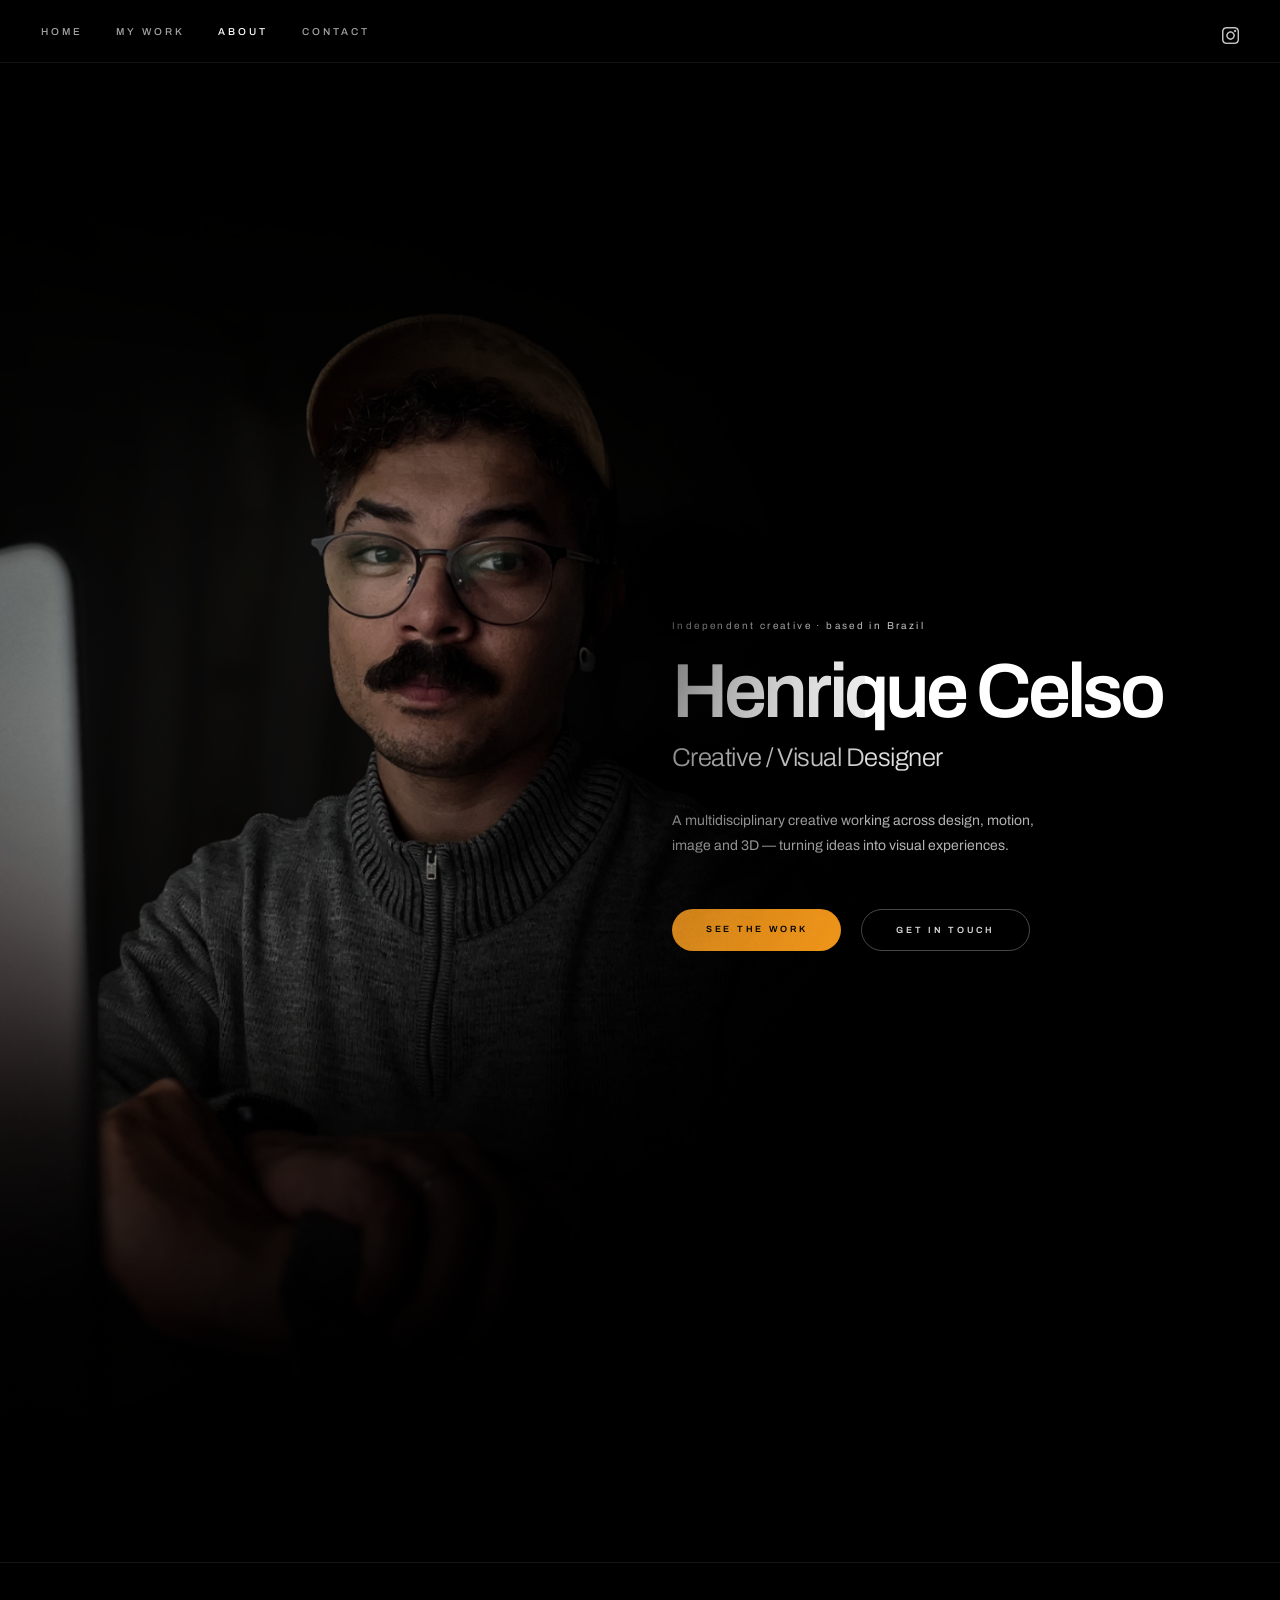
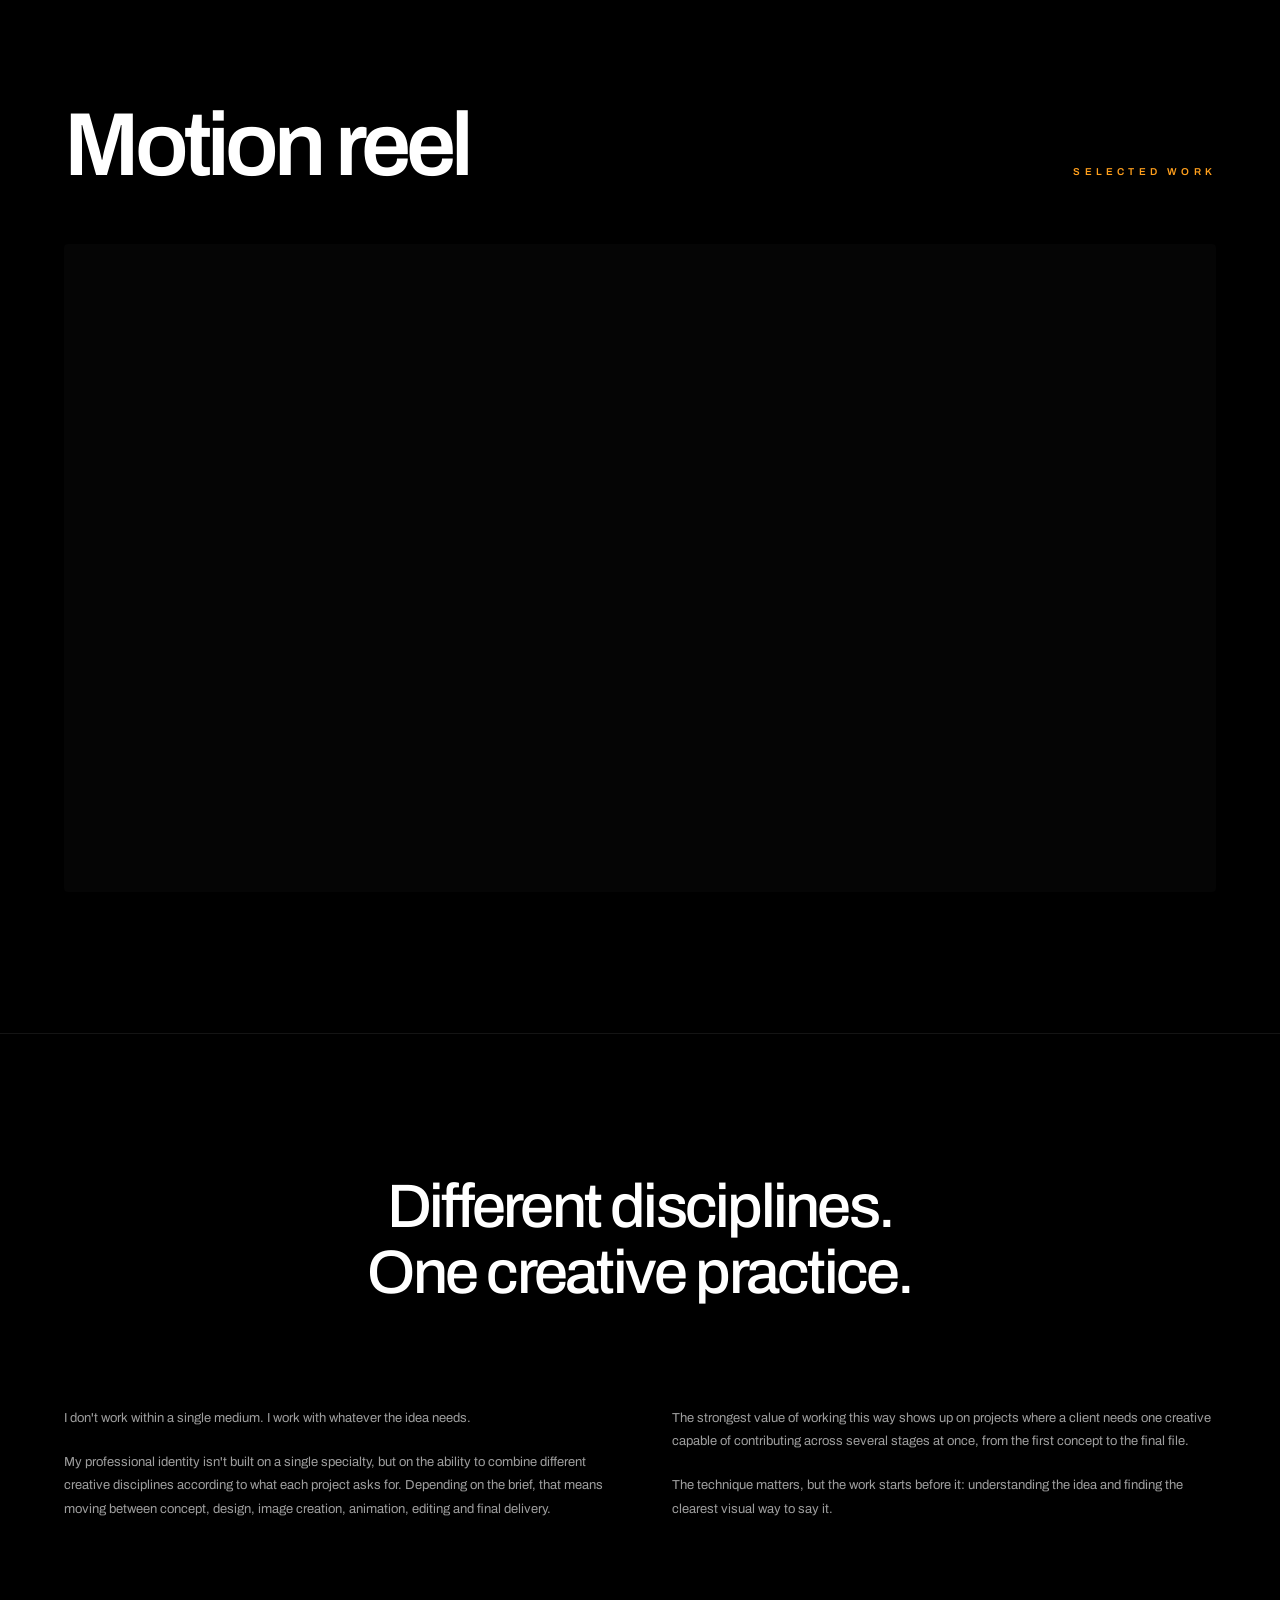
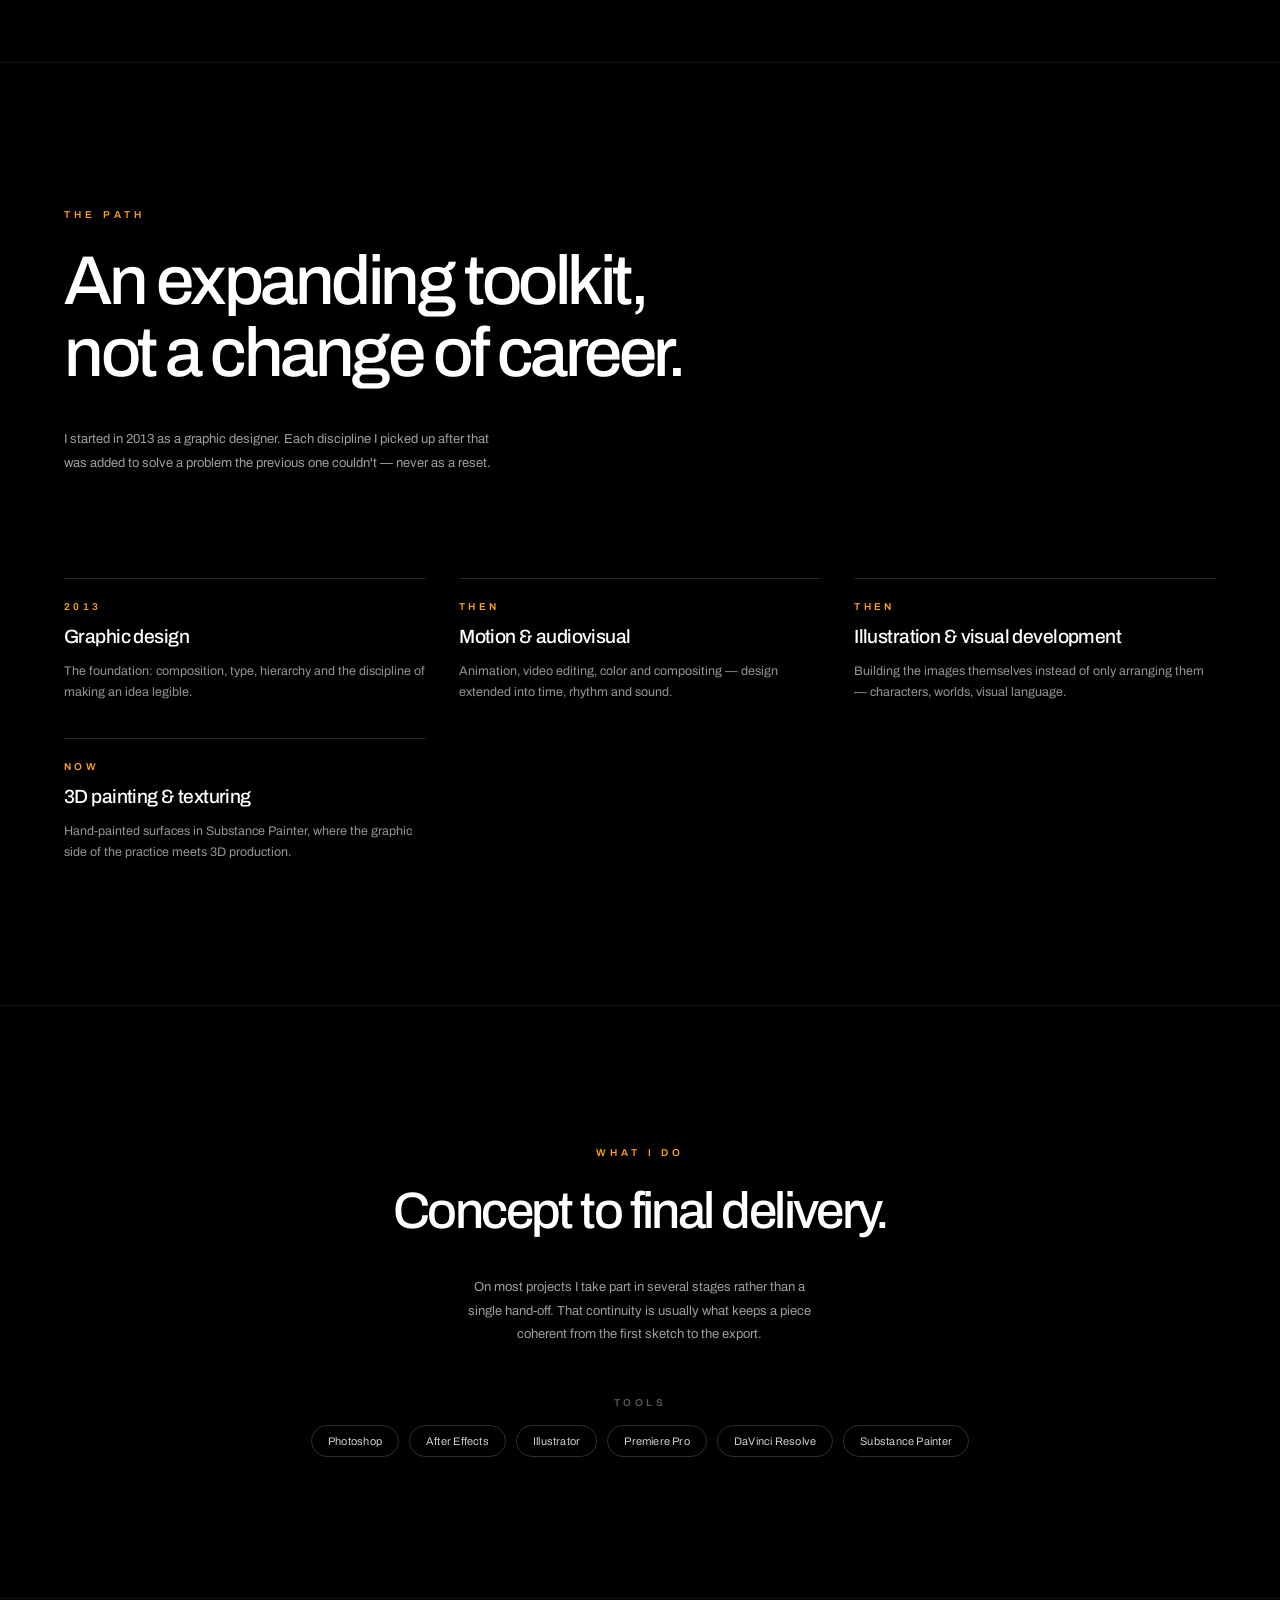
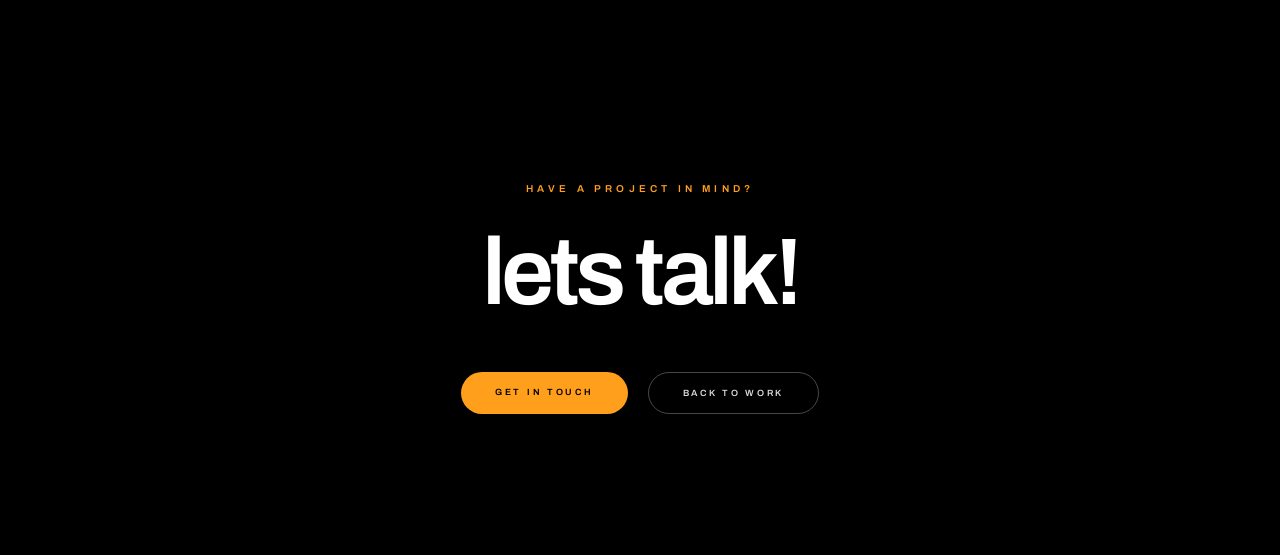
<file: About.dc.html>
<!DOCTYPE html>
<html>
<head>
<meta charset="utf-8">
<meta name="viewport" content="width=device-width, initial-scale=1">
<script src="./support.js"></script>
</head>
<body>
<x-dc>
<helmet>
<link rel="preconnect" href="https://fonts.googleapis.com">
<link rel="preconnect" href="https://fonts.gstatic.com" crossorigin="">
<link href="https://fonts.googleapis.com/css2?family=Archivo:wght@300;400;500;600;700&amp;display=swap" rel="stylesheet">
<style>
  html, body { margin:0; padding:0; background:#000; }
  body { font-family: Archivo, "Helvetica Neue", Helvetica, sans-serif; -webkit-font-smoothing:antialiased; }
  * { box-sizing:border-box; }
  a { color:#ff9f1c; text-decoration:none; }
  a:hover { color:#fff; }
  ::selection { background:#ff9f1c; color:#000; }
  html { scroll-behavior:smooth; }
</style>
</helmet>
<div style="background:#000; color:#fff; position:relative; overflow:hidden">

  <header style="position:fixed; top:0; left:0; right:0; z-index:60; display:flex; align-items:center; justify-content:space-between; padding:clamp(16px,2vw,26px) clamp(18px,3.2vw,46px); gap:16px; backdrop-filter:blur(18px); background:rgba(0,0,0,.55); border-bottom:1px solid rgba(255,255,255,.07)">
    <nav style="display:flex; gap:clamp(16px,2.6vw,38px); align-items:center; flex-wrap:wrap">
      <a href="index.html#home" style="font-size:10px; font-weight:500; letter-spacing:.3em; text-transform:uppercase; color:rgba(255,255,255,.65); white-space:nowrap" style-hover="color:#fff">home</a>
      <a href="index.html#work" style="font-size:10px; font-weight:500; letter-spacing:.3em; text-transform:uppercase; color:rgba(255,255,255,.65); white-space:nowrap" style-hover="color:#fff">my work</a>
      <a href="About.dc.html" style="font-size:10px; font-weight:500; letter-spacing:.3em; text-transform:uppercase; color:#fff; white-space:nowrap">about</a>
      <a href="index.html#contact" style="font-size:10px; font-weight:500; letter-spacing:.3em; text-transform:uppercase; color:rgba(255,255,255,.65); white-space:nowrap" style-hover="color:#fff">contact</a>
    </nav>
    <div style="display:flex; gap:22px; align-items:center">
      <a href="https://instagram.com/hcelsotz" target="_blank" rel="noreferrer" style="display:grid; place-items:center; width:17px; height:9px; opacity:.8; transition:opacity .3s ease" style-hover="opacity:1">
        <img src="assets/icone_instagram.png" alt="Instagram" style="width:100%; height:100%; object-fit:contain; display:block">
      </a>
    </div>
  </header>

  <section data-screen-label="Intro" style="min-height:100vh; display:grid; grid-template-columns:repeat(auto-fit,minmax(min(100%,380px),1fr)); align-items:center; gap:clamp(40px,5vw,80px); padding:clamp(120px,16vh,190px) clamp(18px,5vw,90px) clamp(70px,11vw,140px)">
    <div data-reveal="1" style="order:-1; justify-self:center; width:min(100%,760px)">
      <img src="assets/portrait.png" alt="Henrique Celso" fetchpriority="high" decoding="async" style="width: 947px; height: 1278px; display: block; position: relative; left: -146px">
    </div>
    <div>
      <span style="font-size:clamp(9px,.78vw,12px); font-weight:400; letter-spacing:.24em; color:rgba(255,255,255,.78)">Independent creative · based in Brazil</span>
      <h1 style="margin:clamp(14px,1.8vw,24px) 0 0; font-size:clamp(38px,6vw,104px); font-weight:600; letter-spacing:-.05em; line-height:.96; color:#fff">Henrique Celso</h1>
      <p style="margin:clamp(10px,1.2vw,16px) 0 0; font-size:clamp(16px,2vw,34px); font-weight:300; letter-spacing:-.02em; color:rgba(255,255,255,.88)">Creative / Visual Designer</p>
      <p style="margin:clamp(24px,3vw,44px) 0 0; max-width:48ch; font-size:clamp(14px,1.05vw,17px); line-height:1.75; color:rgba(255,255,255,.7); text-wrap:pretty">A multidisciplinary creative working across design, motion, image and 3D — turning ideas into visual experiences.</p>
      <div style="display:flex; gap:clamp(12px,1.6vw,20px); flex-wrap:wrap; margin-top:clamp(28px,4vw,52px)">
        <a href="index.html#work" style="padding:15px 34px; border-radius:100px; background:#ff9f1c; color:#000; font-size:9px; font-weight:600; letter-spacing:.3em; text-transform:uppercase; transition:opacity .3s; white-space:nowrap" style-hover="opacity:.82; color:#000">see the work</a>
        <a href="index.html#contact" style="padding:15px 34px; border-radius:100px; border:1px solid rgba(255,255,255,.28); color:rgba(255,255,255,.85); font-size:9px; font-weight:600; letter-spacing:.3em; text-transform:uppercase; transition:border-color .3s, color .3s; white-space:nowrap" style-hover="border-color:#fff; color:#fff">get in touch</a>
      </div>
    </div>
  </section>

  <section data-screen-label="Reel" style="padding:clamp(70px,11vw,170px) clamp(18px,5vw,90px); border-top:1px solid rgba(255,255,255,.08)">
    <div style="display:flex; align-items:baseline; justify-content:space-between; gap:clamp(18px,3vw,48px); flex-wrap:wrap; width:min(100%,1500px); margin:0 auto">
      <h2 data-reveal="1" style="margin:0; font-size:clamp(38px,7vw,120px); font-weight:600; letter-spacing:-.055em; line-height:.92; color:#fff">Motion reel</h2>
      <span style="font-size:10px; font-weight:600; letter-spacing:.42em; text-transform:uppercase; color:#ff9f1c">selected work</span>
    </div>
    <div style="width:min(100%,1500px); margin:clamp(32px,4.5vw,64px) auto 0">
      <div style="position:relative; padding-top:56.25%; background:#050505; border-radius:4px; overflow:hidden">
        <iframe data-reel="1" src="https://player.vimeo.com/video/1221948070?muted=1&amp;loop=1&amp;autoplay=0&amp;autopause=0&amp;badge=0&amp;byline=0&amp;title=0&amp;portrait=0&amp;dnt=1&amp;app_id=58479" frameborder="0" allow="autoplay; fullscreen; picture-in-picture" referrerpolicy="strict-origin-when-cross-origin" title="Henrique Celso — motion reel" loading="lazy" style="position:absolute; inset:0; width:100%; height:100%; border:0"></iframe>
      </div>
    </div>
  </section>

  <section data-screen-label="Statement" style="padding:clamp(70px,11vw,170px) clamp(18px,5vw,90px); border-top:1px solid rgba(255,255,255,.08)">
    <p data-reveal="1" style="margin:0 auto; max-width:24ch; text-align:center; font-size:clamp(28px,4.8vw,80px); font-weight:500; letter-spacing:-.045em; line-height:1.06; color:#fff; text-wrap:balance">Different disciplines. One creative practice.</p>
    <div data-reveal="1" style="display:grid; grid-template-columns:repeat(auto-fit,minmax(320px,1fr)); gap:clamp(28px,5vw,90px); align-items:start; width:min(100%,1180px); margin:clamp(52px,8vw,120px) auto 0">
      <div style="display:flex; flex-direction:column; gap:clamp(14px,1.6vw,22px); font-size:clamp(13px,1vw,16px); line-height:1.8; color:rgba(255,255,255,.62); text-wrap:pretty">
        <p style="margin:0">I don't work within a single medium. I work with whatever the idea needs.</p>
        <p style="margin:0">My professional identity isn't built on a single specialty, but on the ability to combine different creative disciplines according to what each project asks for. Depending on the brief, that means moving between concept, design, image creation, animation, editing and final delivery.</p>
      </div>
      <div style="display:flex; flex-direction:column; gap:clamp(14px,1.6vw,22px); font-size:clamp(13px,1vw,16px); line-height:1.8; color:rgba(255,255,255,.62); text-wrap:pretty">
        <p style="margin:0">The strongest value of working this way shows up on projects where a client needs one creative capable of contributing across several stages at once, from the first concept to the final file.</p>
        <p style="margin:0">The technique matters, but the work starts before it: understanding the idea and finding the clearest visual way to say it.</p>
      </div>
    </div>
  </section>

  <section data-screen-label="Journey" style="padding:clamp(70px,11vw,170px) clamp(18px,5vw,90px); border-top:1px solid rgba(255,255,255,.08)">
    <span style="font-size:10px; font-weight:600; letter-spacing:.42em; text-transform:uppercase; color:#ff9f1c">the path</span>
    <h2 data-reveal="1" style="margin:clamp(16px,2vw,28px) 0 0; max-width:20ch; font-size:clamp(32px,5.4vw,92px); font-weight:500; letter-spacing:-.05em; line-height:1.04; color:#fff; text-wrap:balance">An expanding toolkit, not a change of career.</h2>
    <p data-reveal="1" style="margin:clamp(24px,3vw,44px) 0 0; max-width:62ch; font-size:clamp(13px,1vw,16px); line-height:1.8; color:rgba(255,255,255,.62); text-wrap:pretty">I started in 2013 as a graphic designer. Each discipline I picked up after that was added to solve a problem the previous one couldn't — never as a reset.</p>

    <div style="display:grid; grid-template-columns:repeat(auto-fit,minmax(min(100%,340px),1fr)); gap:clamp(20px,2.6vw,44px); width:min(100%,1500px); margin:clamp(52px,8vw,120px) auto 0">
      <div data-reveal="1" style="display:flex; flex-direction:column; gap:14px; padding-top:22px; border-top:1px solid rgba(255,255,255,.14)">
        <span style="font-size:10px; font-weight:600; letter-spacing:.34em; text-transform:uppercase; color:#ff9f1c">2013</span>
        <h3 style="margin:0; font-size:clamp(17px,1.5vw,25px); font-weight:500; letter-spacing:-.03em; color:#fff">Graphic design</h3>
        <p style="margin:0; font-size:clamp(12.5px,.95vw,15px); line-height:1.75; color:rgba(255,255,255,.58); text-wrap:pretty">The foundation: composition, type, hierarchy and the discipline of making an idea legible.</p>
      </div>
      <div data-reveal="1" style="display:flex; flex-direction:column; gap:14px; padding-top:22px; border-top:1px solid rgba(255,255,255,.14)">
        <span style="font-size:10px; font-weight:600; letter-spacing:.34em; text-transform:uppercase; color:#ff9f1c">then</span>
        <h3 style="margin:0; font-size:clamp(17px,1.5vw,25px); font-weight:500; letter-spacing:-.03em; color:#fff">Motion &amp; audiovisual</h3>
        <p style="margin:0; font-size:clamp(12.5px,.95vw,15px); line-height:1.75; color:rgba(255,255,255,.58); text-wrap:pretty">Animation, video editing, color and compositing — design extended into time, rhythm and sound.</p>
      </div>
      <div data-reveal="1" style="display:flex; flex-direction:column; gap:14px; padding-top:22px; border-top:1px solid rgba(255,255,255,.14)">
        <span style="font-size:10px; font-weight:600; letter-spacing:.34em; text-transform:uppercase; color:#ff9f1c">then</span>
        <h3 style="margin:0; font-size:clamp(17px,1.5vw,25px); font-weight:500; letter-spacing:-.03em; color:#fff">Illustration &amp; visual development</h3>
        <p style="margin:0; font-size:clamp(12.5px,.95vw,15px); line-height:1.75; color:rgba(255,255,255,.58); text-wrap:pretty">Building the images themselves instead of only arranging them — characters, worlds, visual language.</p>
      </div>
      <div data-reveal="1" style="display:flex; flex-direction:column; gap:14px; padding-top:22px; border-top:1px solid rgba(255,255,255,.14)">
        <span style="font-size:10px; font-weight:600; letter-spacing:.34em; text-transform:uppercase; color:#ff9f1c">now</span>
        <h3 style="margin:0; font-size:clamp(17px,1.5vw,25px); font-weight:500; letter-spacing:-.03em; color:#fff">3D painting &amp; texturing</h3>
        <p style="margin:0; font-size:clamp(12.5px,.95vw,15px); line-height:1.75; color:rgba(255,255,255,.58); text-wrap:pretty">Hand-painted surfaces in Substance Painter, where the graphic side of the practice meets 3D production.</p>
      </div>
    </div>
  </section>

  <section data-screen-label="Capabilities" style="padding:clamp(70px,11vw,170px) clamp(18px,5vw,90px); border-top:1px solid rgba(255,255,255,.08)">
    <div style="display:flex; flex-direction:column; align-items:center; text-align:center; width:min(100%,900px); margin:0 auto">
      <div style="display:flex; flex-direction:column; align-items:center">
        <span style="font-size:10px; font-weight:600; letter-spacing:.42em; text-transform:uppercase; color:#ff9f1c">what I do</span>
        <h2 data-reveal="1" style="margin:clamp(16px,2vw,28px) 0 0; max-width:18ch; margin-left:auto; margin-right:auto; font-size:clamp(28px,4vw,64px); font-weight:500; letter-spacing:-.05em; line-height:1.06; color:#fff; text-wrap:balance">Concept to final delivery.</h2>
        <p data-reveal="1" style="margin:clamp(22px,3vw,40px) 0 0; max-width:52ch; margin-left:auto; margin-right:auto; font-size:clamp(13px,1vw,16px); line-height:1.8; color:rgba(255,255,255,.62); text-wrap:pretty">On most projects I take part in several stages rather than a single hand-off. That continuity is usually what keeps a piece coherent from the first sketch to the export.</p>
        <div data-reveal="1" style="margin:clamp(28px,3.6vw,52px) 0 0">
          <span style="font-size:10px; font-weight:600; letter-spacing:.34em; text-transform:uppercase; color:rgba(255,255,255,.35)">Tools</span>
          <div style="display:flex; flex-wrap:wrap; justify-content:center; gap:8px 10px; margin-top:16px">
            <span style="padding:9px 16px; border:1px solid rgba(255,255,255,.18); border-radius:100px; font-size:clamp(11px,.85vw,13px); letter-spacing:.02em; color:rgba(255,255,255,.8)">Photoshop</span>
            <span style="padding:9px 16px; border:1px solid rgba(255,255,255,.18); border-radius:100px; font-size:clamp(11px,.85vw,13px); letter-spacing:.02em; color:rgba(255,255,255,.8)">After Effects</span>
            <span style="padding:9px 16px; border:1px solid rgba(255,255,255,.18); border-radius:100px; font-size:clamp(11px,.85vw,13px); letter-spacing:.02em; color:rgba(255,255,255,.8)">Illustrator</span>
            <span style="padding:9px 16px; border:1px solid rgba(255,255,255,.18); border-radius:100px; font-size:clamp(11px,.85vw,13px); letter-spacing:.02em; color:rgba(255,255,255,.8)">Premiere Pro</span>
            <span style="padding:9px 16px; border:1px solid rgba(255,255,255,.18); border-radius:100px; font-size:clamp(11px,.85vw,13px); letter-spacing:.02em; color:rgba(255,255,255,.8)">DaVinci Resolve</span>
            <span style="padding:9px 16px; border:1px solid rgba(255,255,255,.18); border-radius:100px; font-size:clamp(11px,.85vw,13px); letter-spacing:.02em; color:rgba(255,255,255,.8)">Substance Painter</span>
          </div>
        </div>
      </div>
    </div>
  </section>

  <section data-screen-label="Contact CTA" style="padding:clamp(90px,14vw,200px) clamp(18px,5vw,90px) clamp(70px,11vw,160px); border-top:1px solid rgba(255,255,255,.08); text-align:center">
    <span style="font-size:10px; font-weight:600; letter-spacing:.42em; text-transform:uppercase; color:#ff9f1c">have a project in mind?</span>
    <h2 style="margin:clamp(18px,2.4vw,34px) 0 0; font-size:clamp(38px,7.4vw,130px); font-weight:600; letter-spacing:-.05em; line-height:1; color:#fff">lets talk!</h2>
    <div style="display:flex; justify-content:center; gap:clamp(12px,1.6vw,20px); flex-wrap:wrap; margin-top:clamp(28px,4vw,52px)">
      <a href="index.html#contact" style="padding:15px 34px; border-radius:100px; background:#ff9f1c; color:#000; font-size:9px; font-weight:600; letter-spacing:.3em; text-transform:uppercase; transition:opacity .3s; white-space:nowrap" style-hover="opacity:.82; color:#000">get in touch</a>
      <a href="index.html#work" style="padding:15px 34px; border-radius:100px; border:1px solid rgba(255,255,255,.28); color:rgba(255,255,255,.85); font-size:9px; font-weight:600; letter-spacing:.3em; text-transform:uppercase; transition:border-color .3s, color .3s; white-space:nowrap" style-hover="border-color:#fff; color:#fff">back to work</a>
    </div>
  </section>
</div>
</x-dc>
<script type="text/x-dc" data-dc-script data-props="{&quot;scrollReveal&quot;:{&quot;editor&quot;:&quot;boolean&quot;,&quot;default&quot;:true,&quot;tsType&quot;:&quot;boolean&quot;,&quot;section&quot;:&quot;Motion&quot;}}">
class Component extends DCLogic {
  componentDidMount() {
    const reduce = window.matchMedia && window.matchMedia('(prefers-reduced-motion: reduce)').matches;
    if (!(this.props.scrollReveal ?? true) || reduce) return;
    const items = Array.from(document.querySelectorAll('[data-reveal]'));
    items.forEach(el => {
      el.style.transition = 'opacity .9s cubic-bezier(.22,.61,.36,1), transform 1s cubic-bezier(.22,.61,.36,1)';
      el.style.opacity = '0';
      el.style.transform = 'translateY(24px)';
    });
    const show = el => {
      if (el.dataset.revealed) return;
      el.dataset.revealed = '1';
      el.style.opacity = '1';
      el.style.transform = 'none';
      const done = () => { el.style.transition = ''; el.removeEventListener('transitionend', done); };
      el.addEventListener('transitionend', done);
    };
    const heal = () => items.forEach(el => {
      if (el.dataset.revealed) return;
      if (el.getBoundingClientRect().top < window.innerHeight * 0.94) show(el);
    });
    if ('IntersectionObserver' in window) {
      this._io = new IntersectionObserver(en => {
        en.forEach(e => { if (e.isIntersecting) { show(e.target); this._io.unobserve(e.target); } });
      }, { rootMargin: '200px 0px -8% 0px' });
      items.forEach(el => this._io.observe(el));
      let raf = 0;
      this._heal = () => { if (!raf) raf = requestAnimationFrame(() => { raf = 0; heal(); }); };
      window.addEventListener('scroll', this._heal, { passive: true });
      window.addEventListener('resize', this._heal, { passive: true });
      heal();
      setTimeout(heal, 400);
    } else items.forEach(show);
  }

  componentWillUnmount() {
    if (this._io) this._io.disconnect();
    if (this._heal) {
      window.removeEventListener('scroll', this._heal);
      window.removeEventListener('resize', this._heal);
    }
  }

  renderVals() { return {}; }
}
</script>
</body>
</html>
</file>
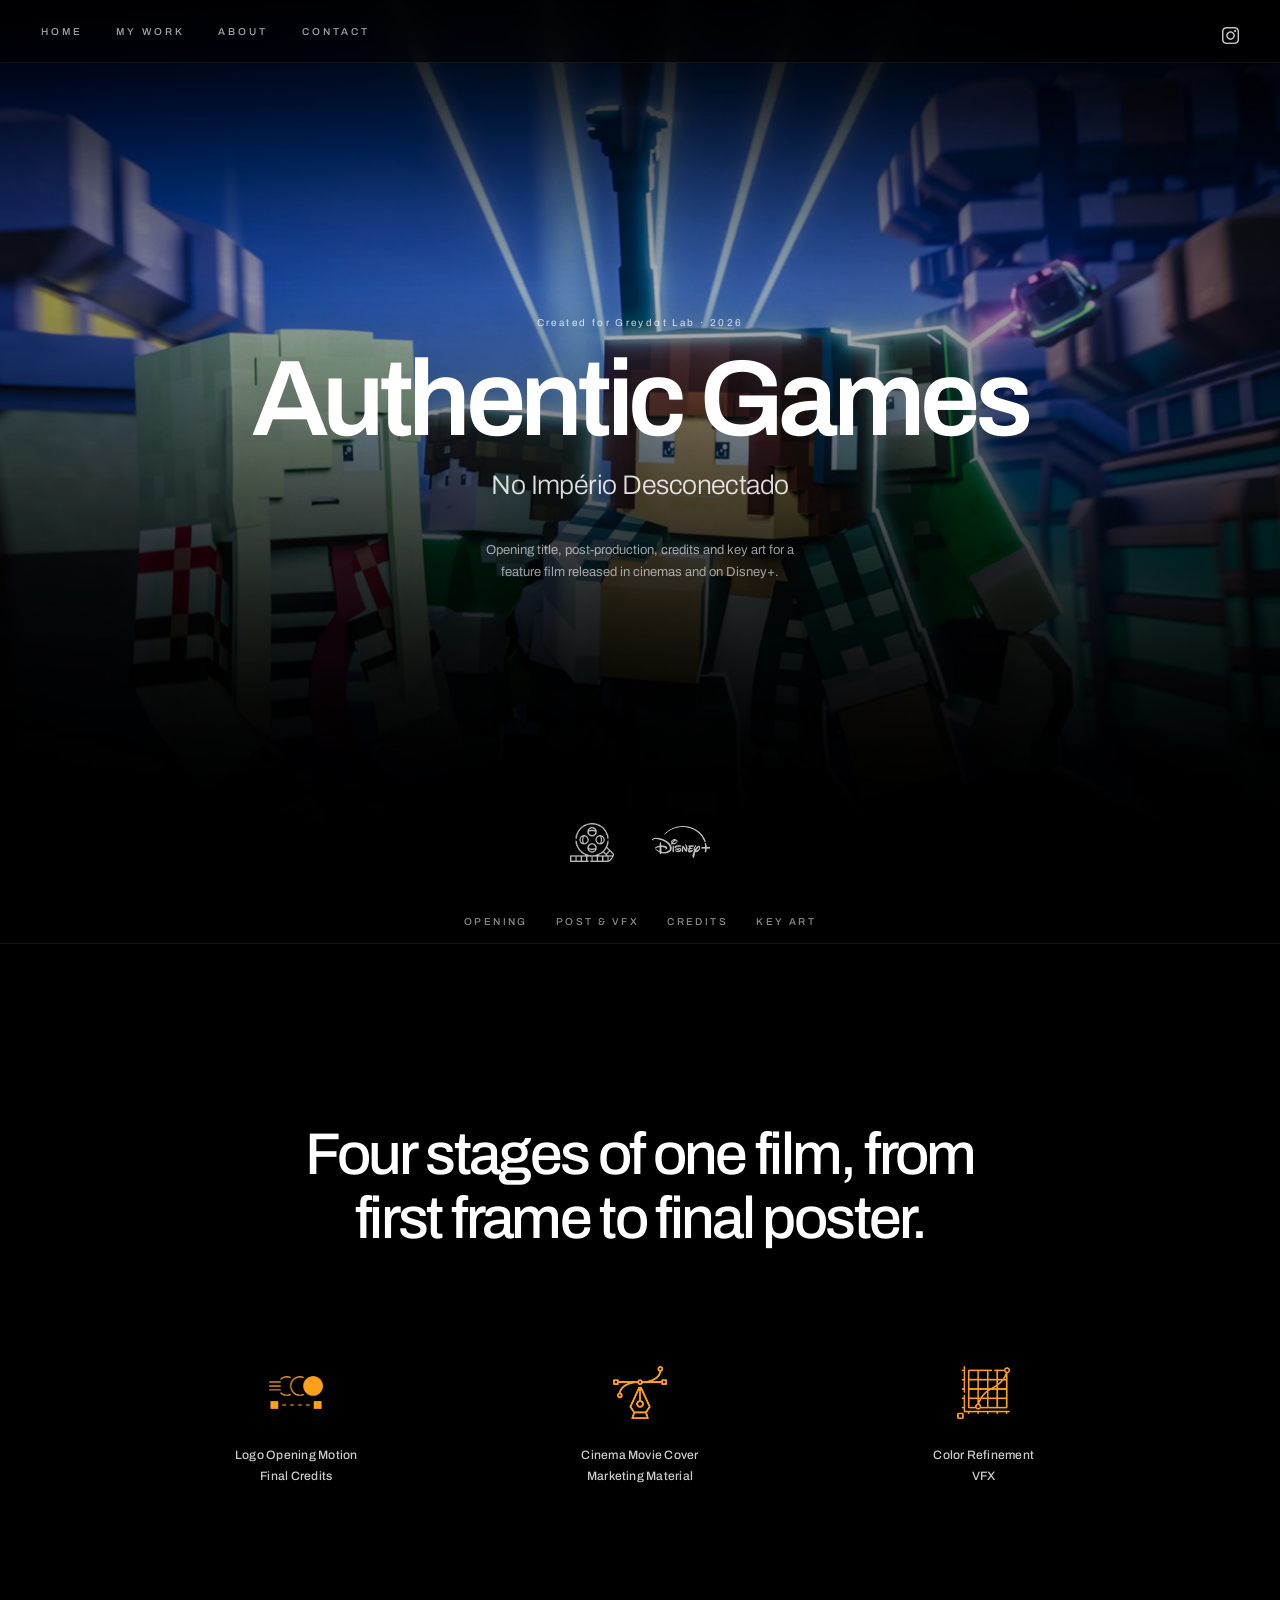
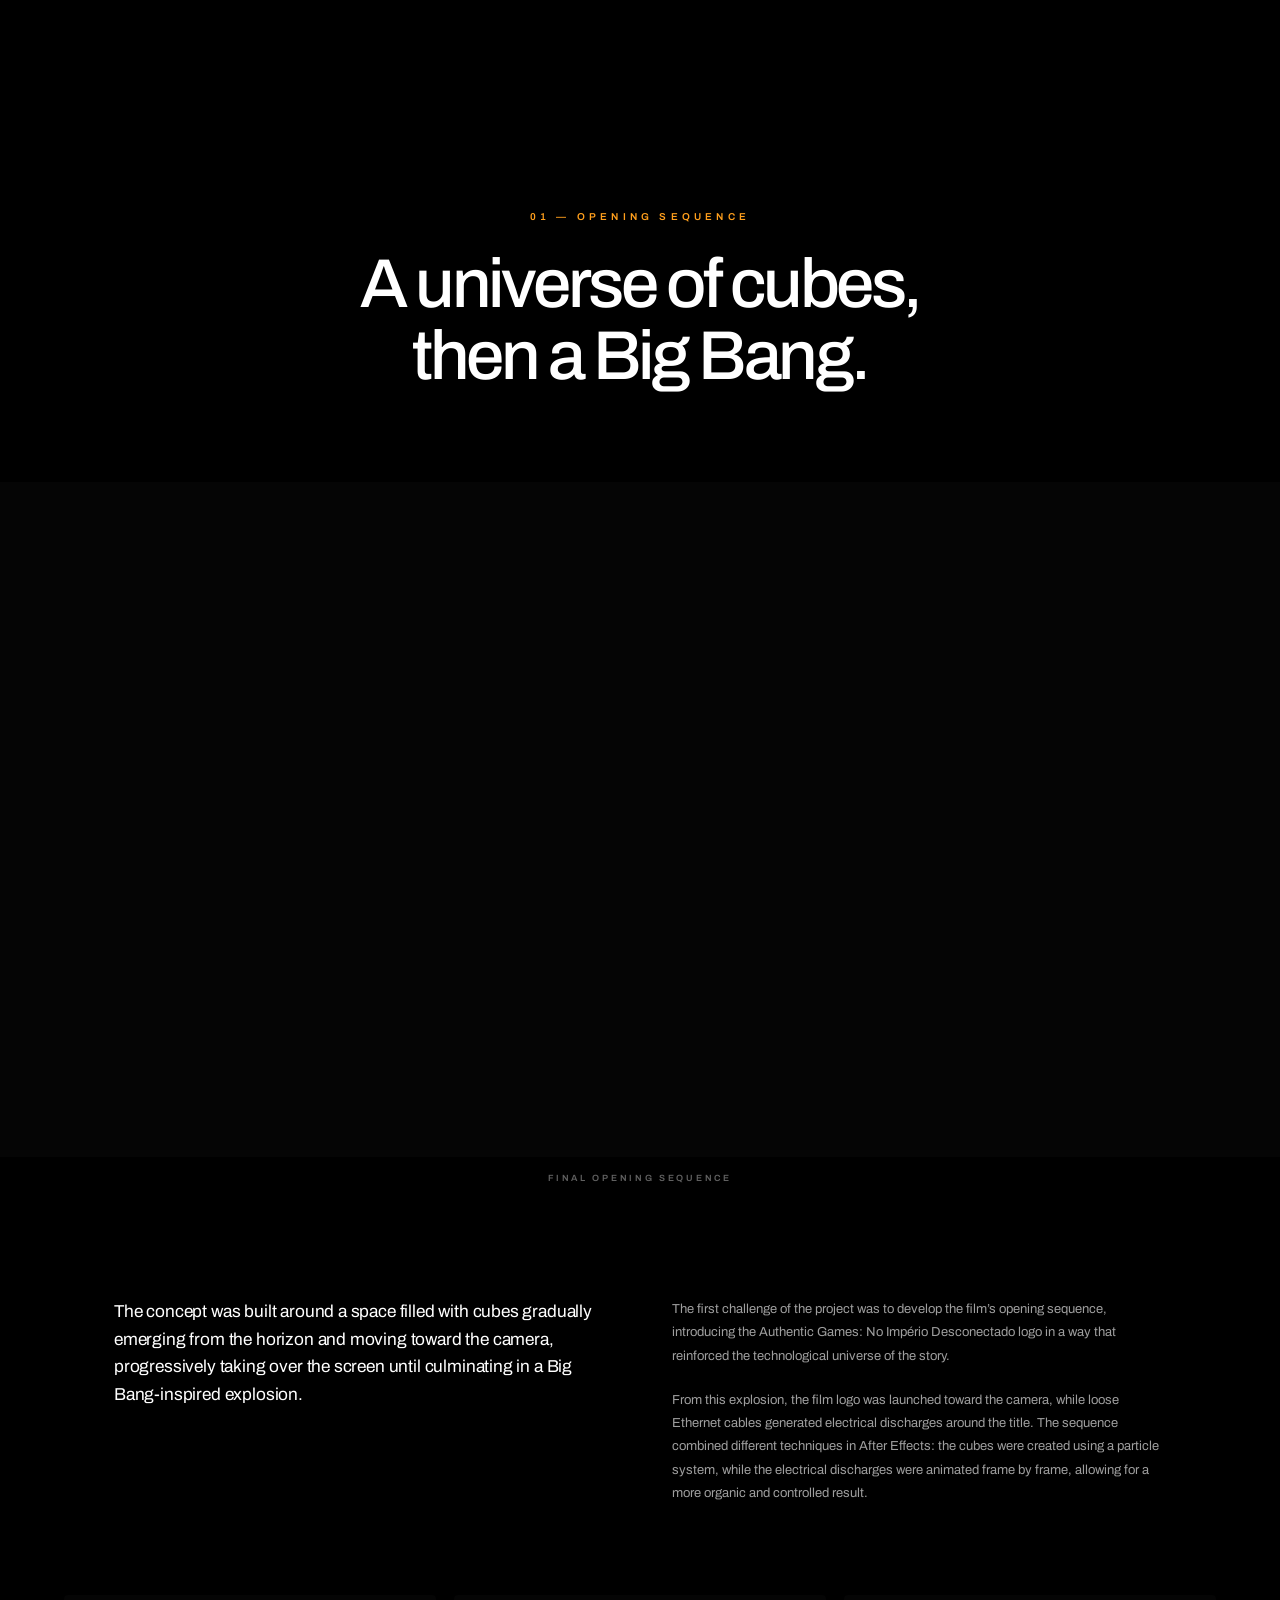
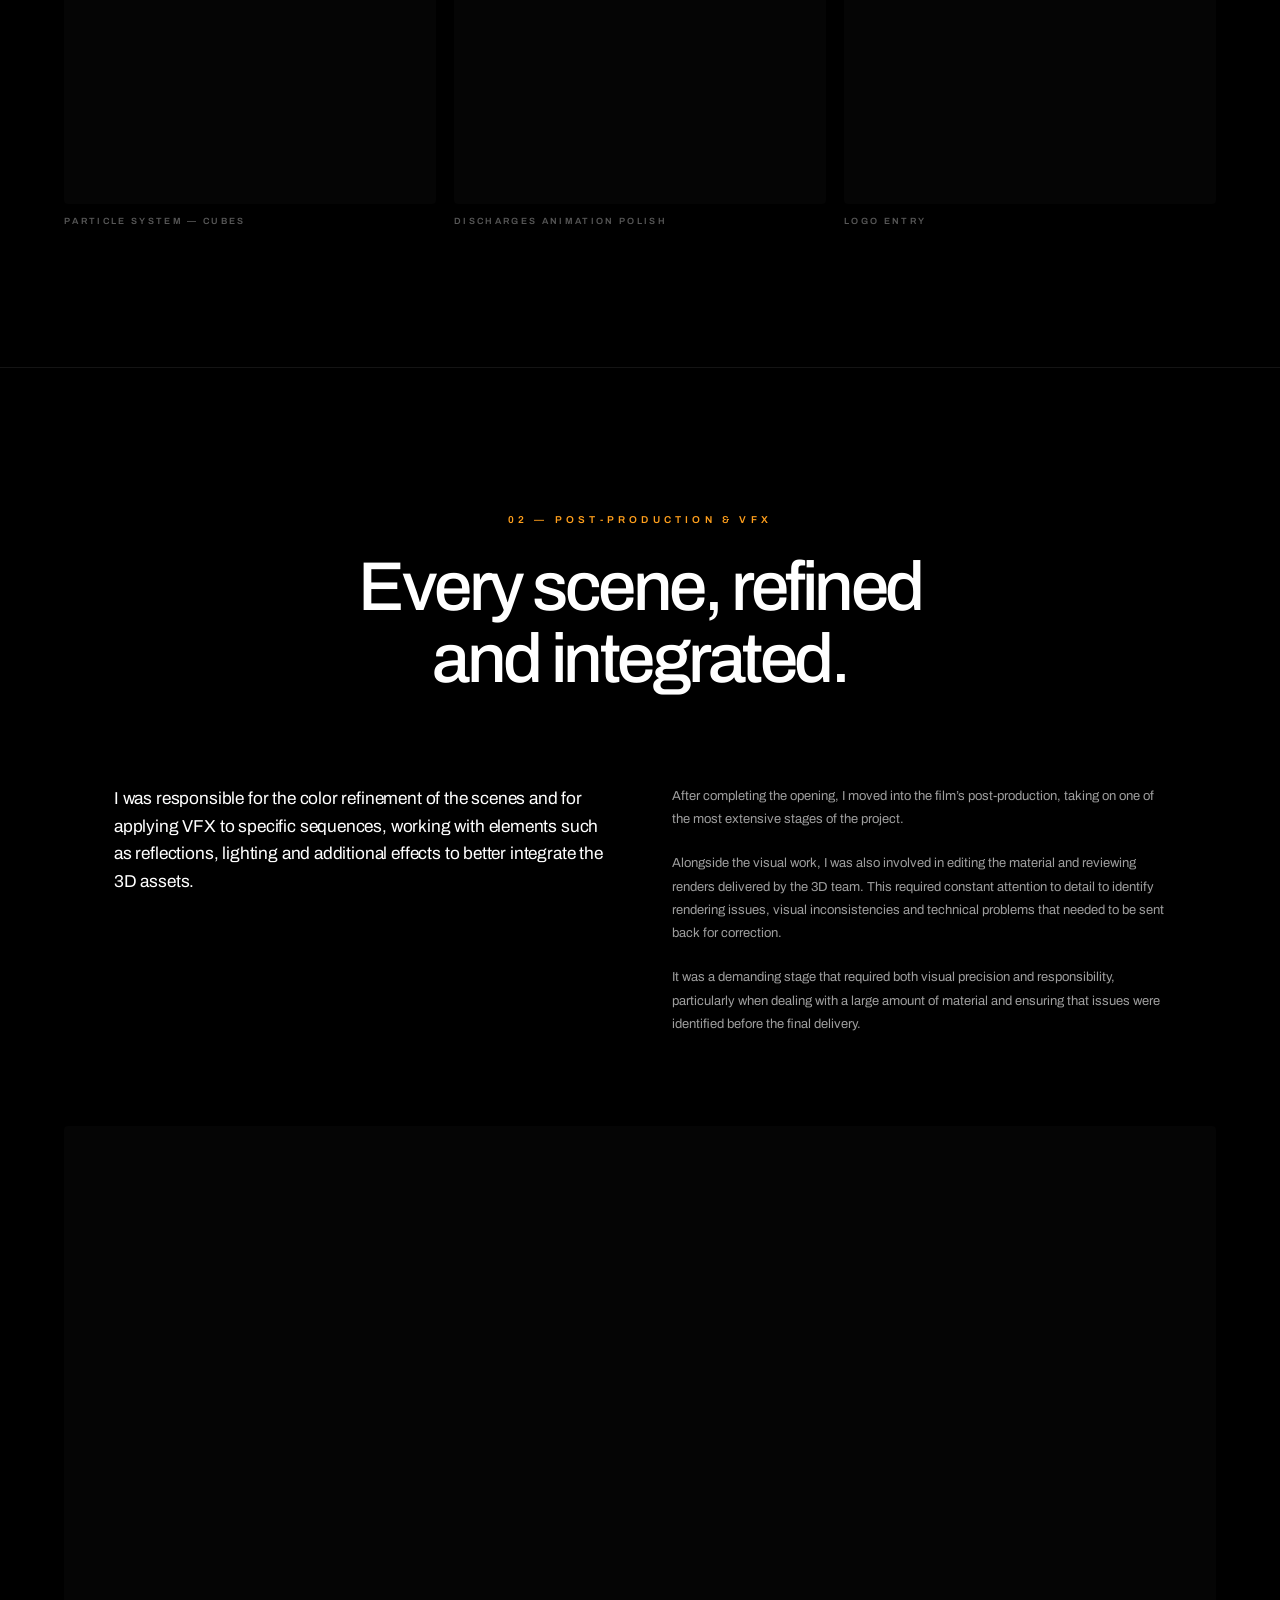
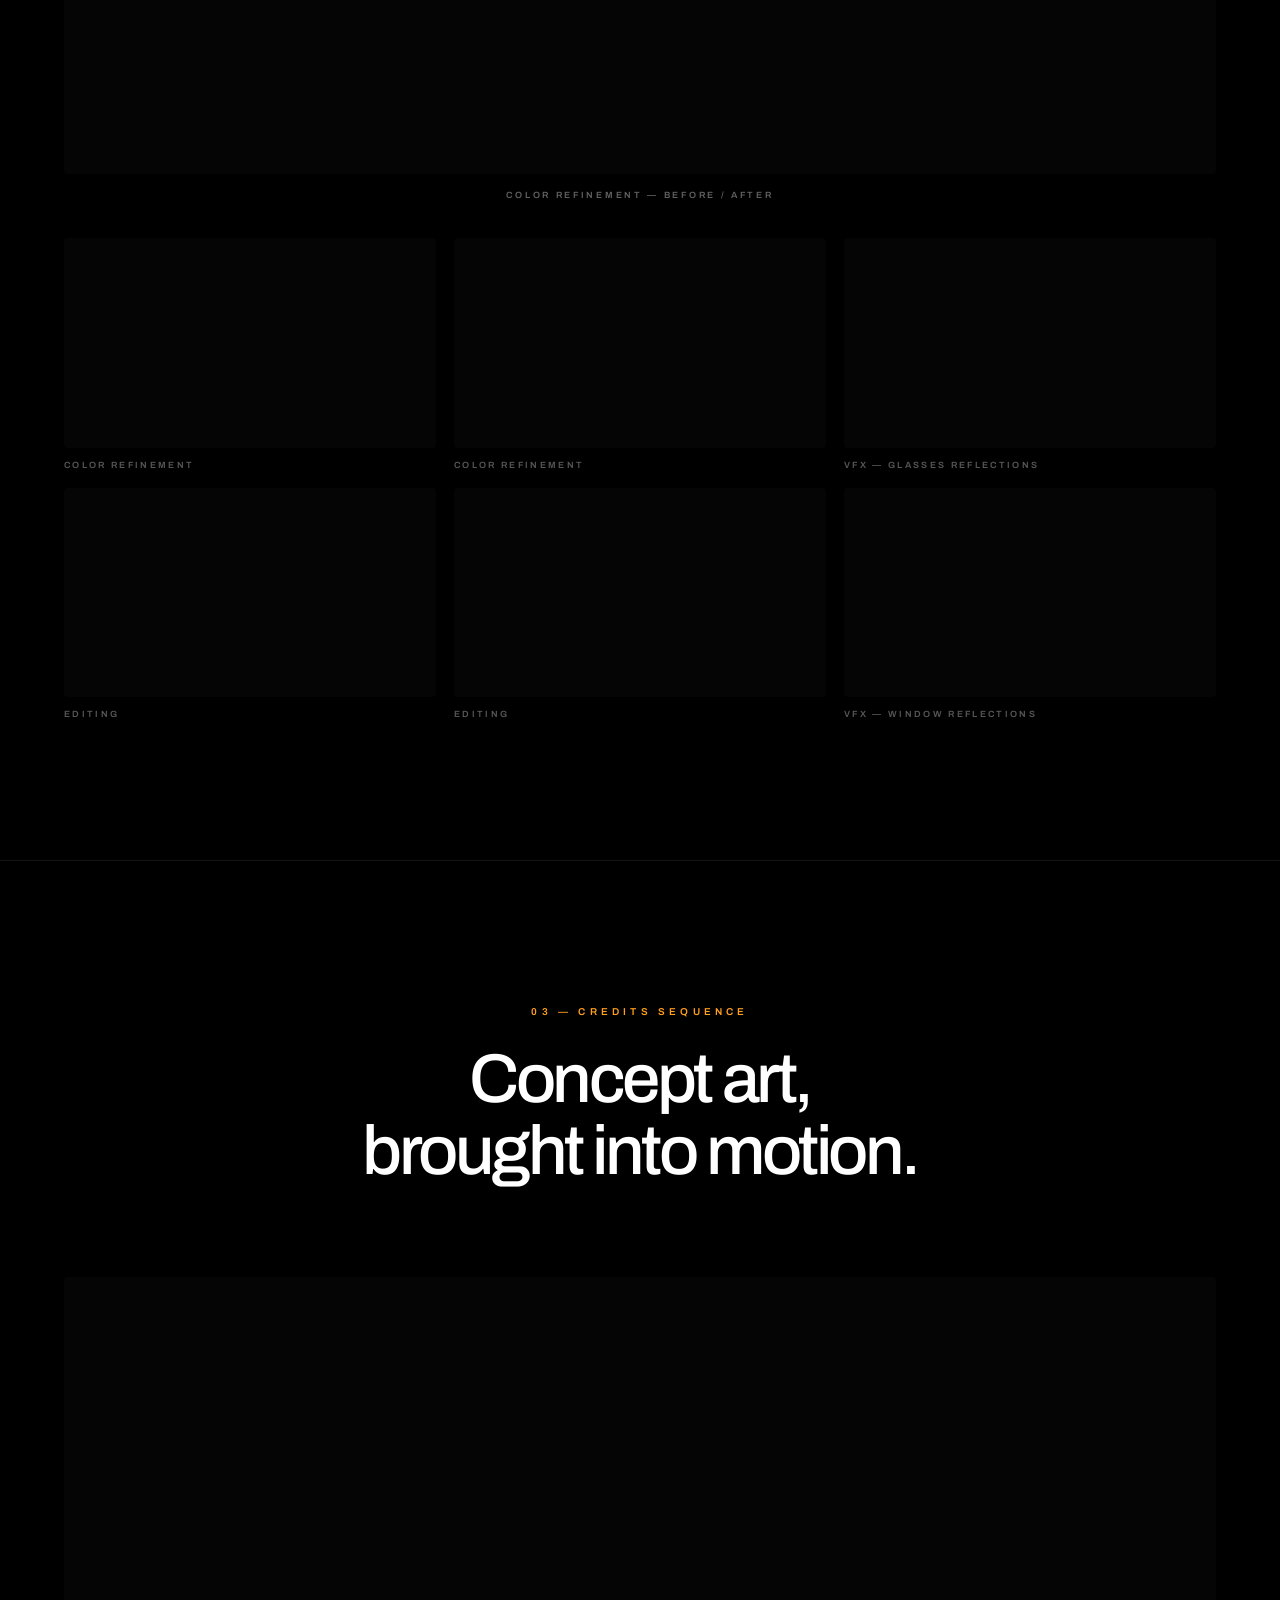
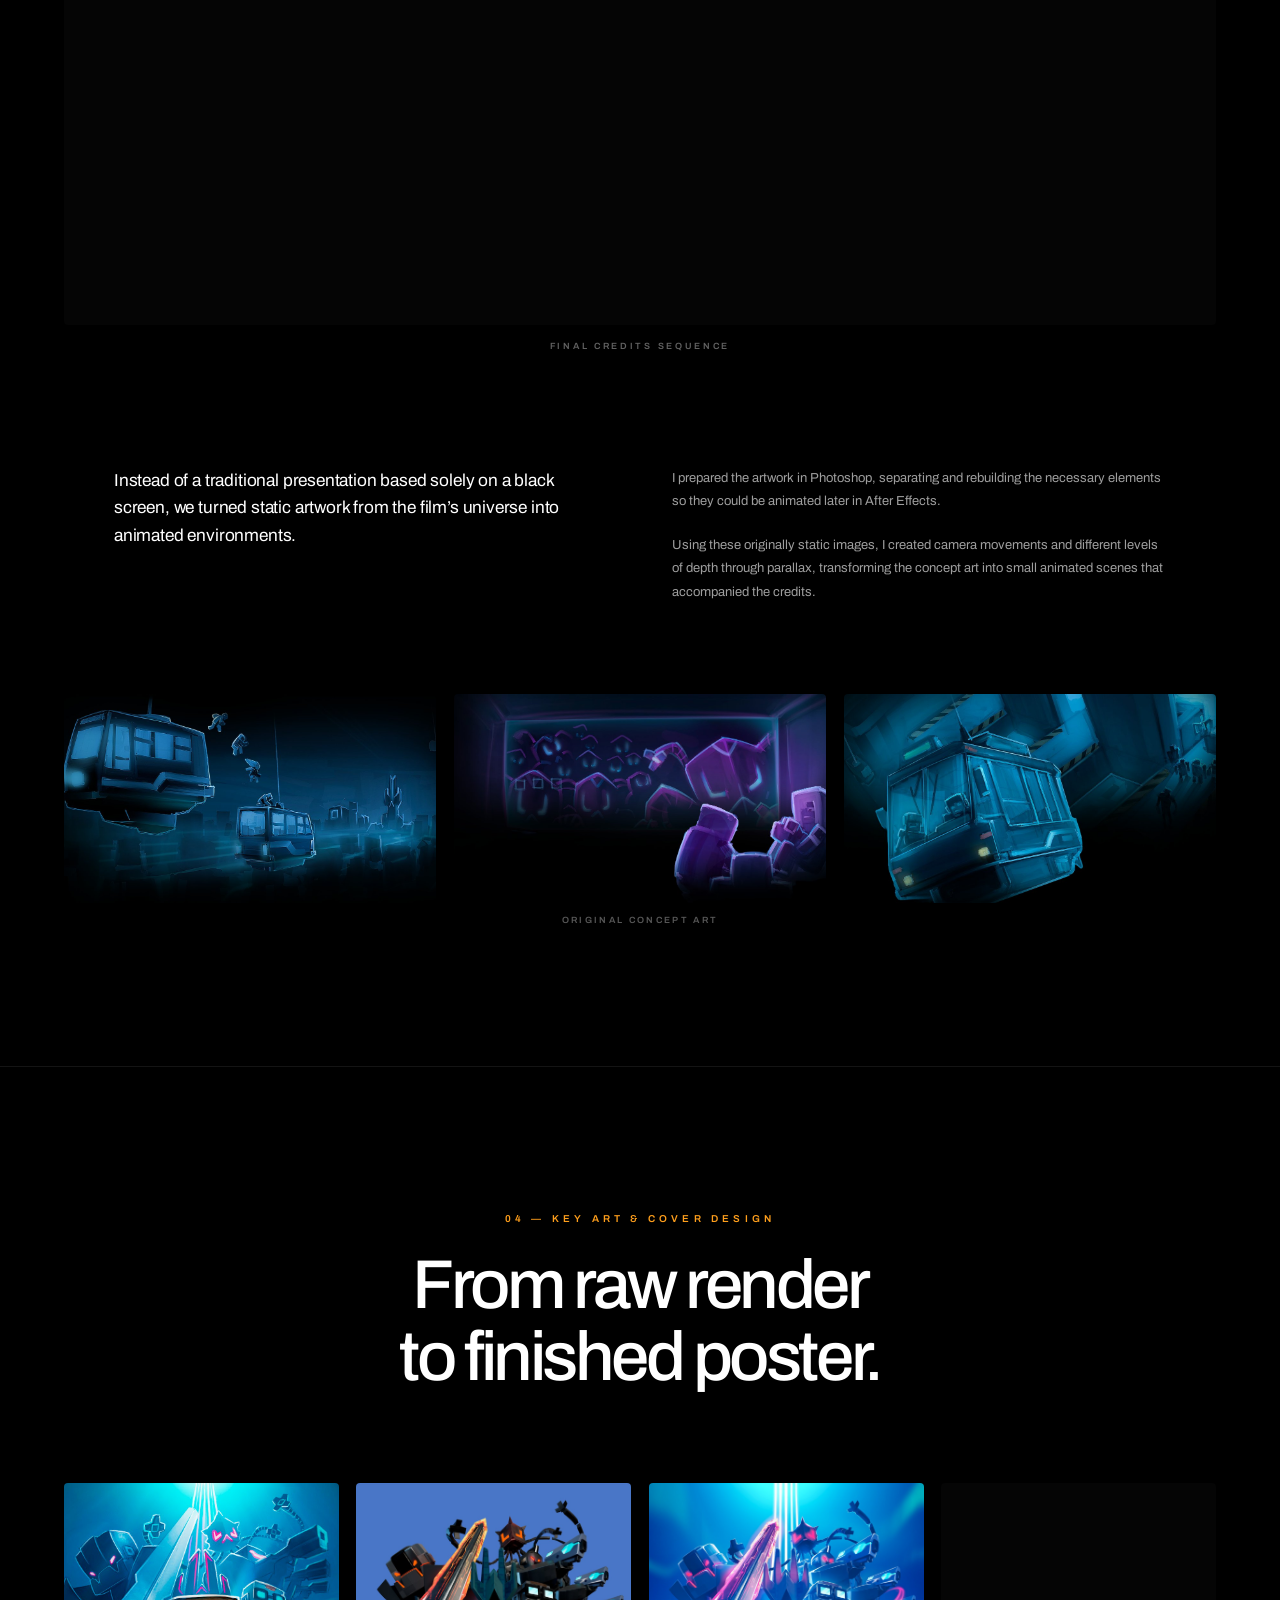
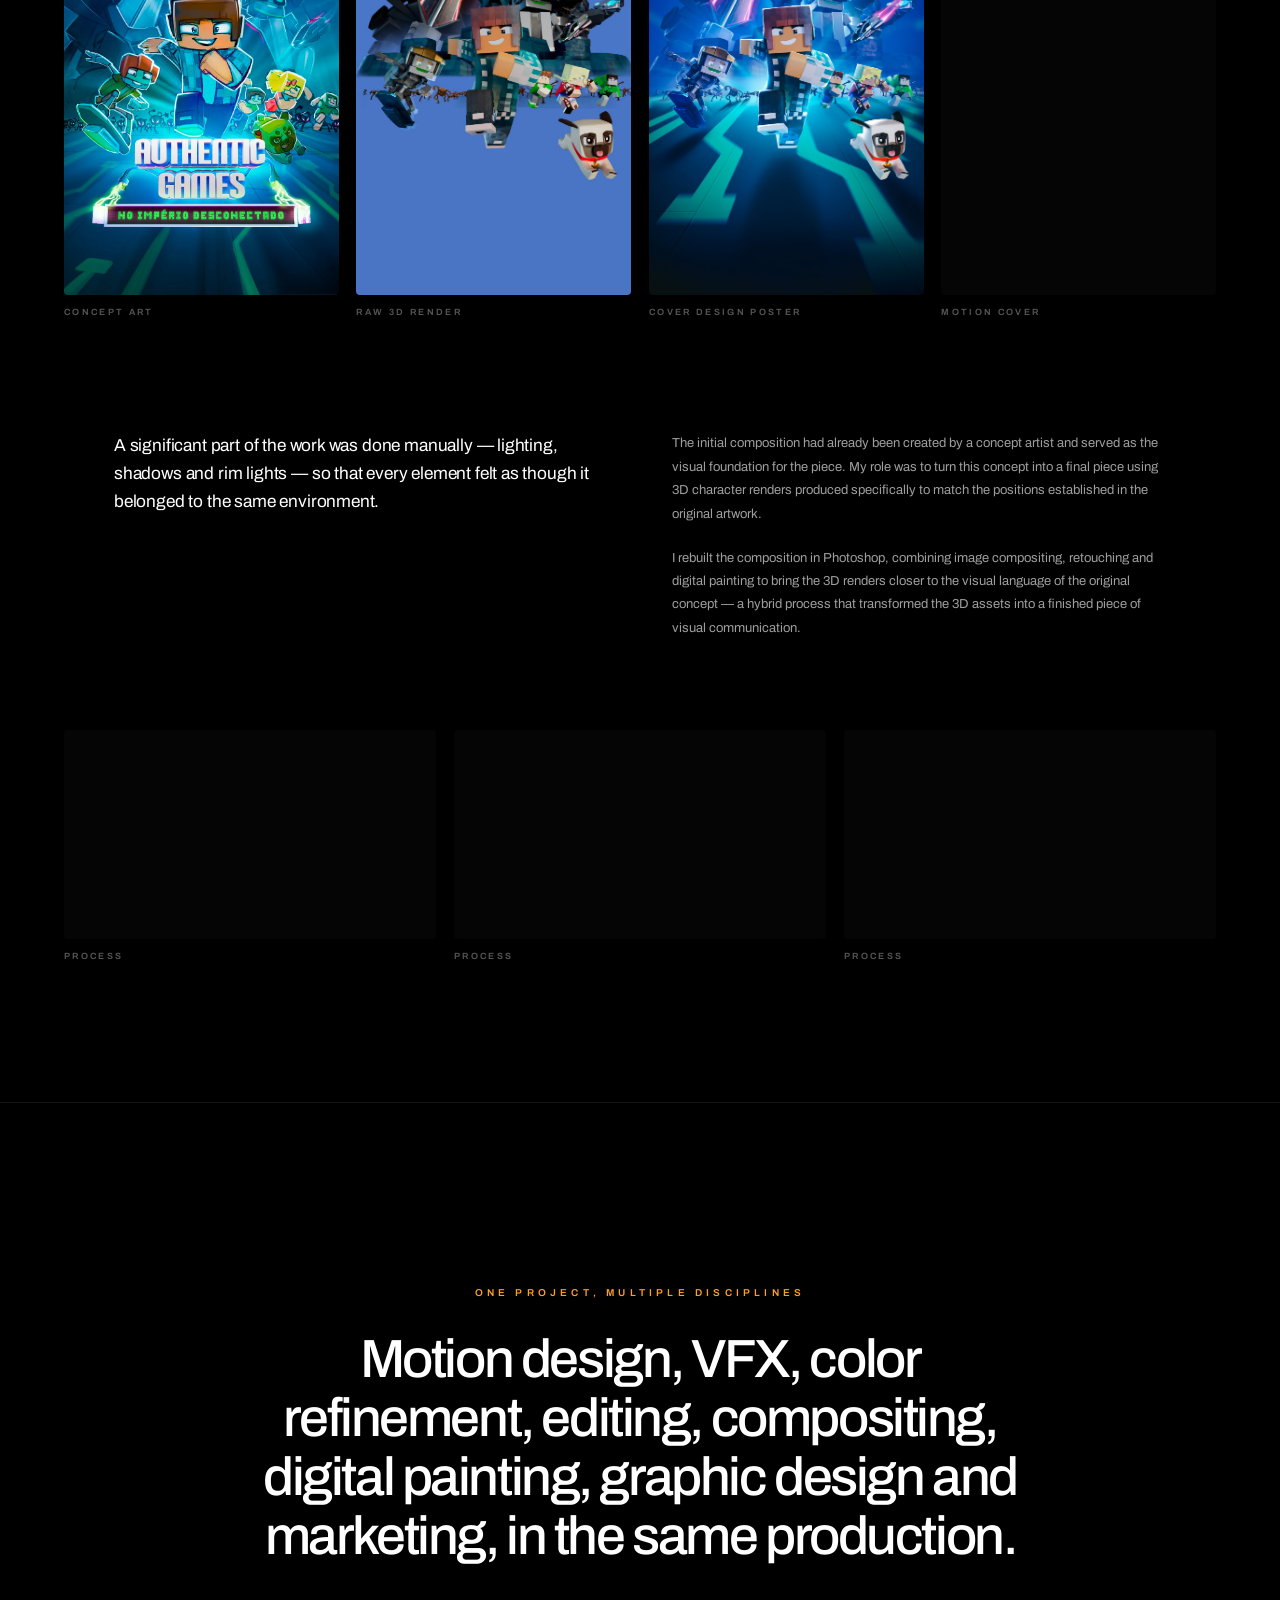
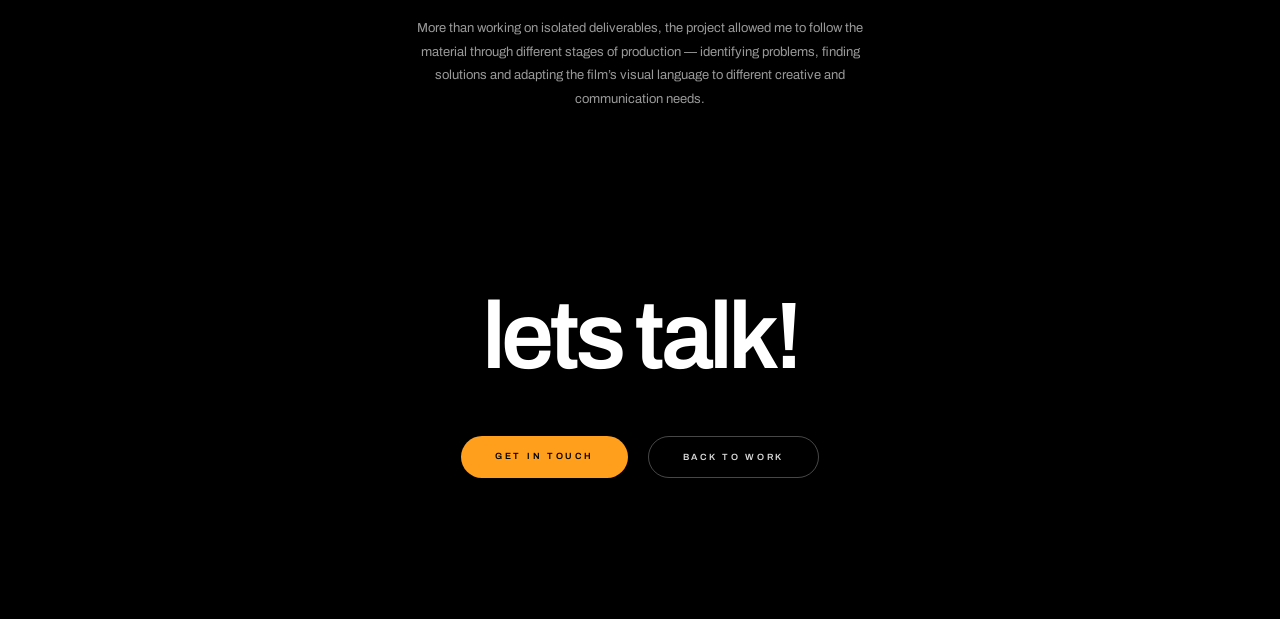
<file: Authentic Games.dc.html>
<!DOCTYPE html>
<html>
<head>
<meta charset="utf-8">
<meta name="viewport" content="width=device-width, initial-scale=1">
<script src="./support.js"></script>
</head>
<body>
<x-dc>
<helmet>
<link rel="preconnect" href="https://fonts.googleapis.com">
<link rel="preconnect" href="https://fonts.gstatic.com" crossorigin="">
<link href="https://fonts.googleapis.com/css2?family=Archivo:wght@300;400;500;600;700&amp;display=swap" rel="stylesheet">
<style>
  html, body { margin:0; padding:0; background:#000; }
  body { font-family: Archivo, "Helvetica Neue", Helvetica, sans-serif; -webkit-font-smoothing:antialiased; }
  * { box-sizing:border-box; }
  a { color:#ff9f1c; text-decoration:none; }
  a:hover { color:#fff; }
  ::selection { background:#ff9f1c; color:#000; }
  video { display:block; }
  html { scroll-behavior:smooth; }
</style>
</helmet>
<div style="background:#000; color:#fff; position:relative; overflow:hidden">

  <header style="position:fixed; top:0; left:0; right:0; z-index:60; display:flex; align-items:center; justify-content:space-between; padding:clamp(16px,2vw,26px) clamp(18px,3.2vw,46px); gap:16px; backdrop-filter:blur(18px); background:rgba(0,0,0,.55); border-bottom:1px solid rgba(255,255,255,.07)">
    <nav style="display:flex; gap:clamp(16px,2.6vw,38px); align-items:center; flex-wrap:wrap">
      <a href="index.html#home" style="font-size:10px; font-weight:500; letter-spacing:.3em; text-transform:uppercase; color:rgba(255,255,255,.65); white-space:nowrap" style-hover="color:#fff">home</a>
      <a href="index.html#work" style="font-size:10px; font-weight:500; letter-spacing:.3em; text-transform:uppercase; color:rgba(255,255,255,.65); white-space:nowrap" style-hover="color:#fff">my work</a>
      <a href="index.html#about" style="font-size:10px; font-weight:500; letter-spacing:.3em; text-transform:uppercase; color:rgba(255,255,255,.65); white-space:nowrap" style-hover="color:#fff">about</a>
      <a href="index.html#contact" style="font-size:10px; font-weight:500; letter-spacing:.3em; text-transform:uppercase; color:rgba(255,255,255,.65); white-space:nowrap" style-hover="color:#fff">contact</a>
    </nav>
    <div style="display:flex; gap:22px; align-items:center">
      <a href="https://instagram.com/hcelsotz" target="_blank" rel="noreferrer" style="display:grid; place-items:center; width:17px; height:9px; opacity:.8; transition:opacity .3s ease" style-hover="opacity:1">
        <img src="assets/icone_instagram.png" alt="Instagram" style="width:100%; height:100%; object-fit:contain; display:block">
      </a>
    </div>
  </header>

  <section data-screen-label="Hero" style="position:relative; height:100vh; min-height:620px; overflow:hidden">
    <img data-heroparallax="1" src="assets/ag/hero.jpg" alt="Authentic Games: No Império Desconectado" style="position:absolute; inset:0; width:100%; height:100%; object-fit:cover; transform:translate3d(0,0,0) scale(1.1); will-change:transform">
    <div style="position:absolute; inset:0; background:linear-gradient(to bottom, rgba(0,0,0,.55) 0%, rgba(0,0,0,0) 32%, rgba(0,0,0,.35) 72%, #000 100%)"></div>

    <div style="position:absolute; inset:0; display:flex; flex-direction:column; align-items:center; justify-content:center; text-align:center; padding:0 clamp(18px,5vw,90px); gap:clamp(14px,1.6vw,22px)">
      <span style="font-size:clamp(9px,.78vw,12px); font-weight:400; letter-spacing:.24em; color:rgba(255,255,255,.78)">Created for Greydot Lab · 2026</span>
      <h1 style="margin:0; font-size:clamp(46px,8.4vw,150px); font-weight:600; letter-spacing:-.05em; line-height:.94; color:#fff">Authentic Games</h1>
      <p style="margin:0; font-size:clamp(16px,2.1vw,38px); font-weight:300; letter-spacing:-.02em; color:rgba(255,255,255,.85)">No Império Desconectado</p>
      <p style="margin:clamp(10px,1.4vw,20px) 0 0; max-width:44ch; font-size:clamp(13px,1vw,16px); font-weight:400; line-height:1.7; color:rgba(255,255,255,.6); text-wrap:pretty">Opening title, post-production, credits and key art for a feature film released in cinemas and on Disney+.</p>
    </div>

    <div style="position:absolute; left:0; right:0; bottom:clamp(22px,3vw,44px); display:flex; justify-content:center; align-items:center; gap:clamp(18px,3vw,44px)">
      <img src="assets/ag/logo-cinema.png" alt="Cinema" style="height: 39px; width: 44px; opacity: .75; display: block">
      <img src="assets/ag/logo-disney.png" alt="Disney+" style="height: 32px; width: 58px; opacity: .75; display: block">
    </div>
  </section>

  <nav data-chapters="1" style="position:sticky; top:clamp(48px,5.4vw,66px); z-index:40; display:flex; justify-content:center; gap:clamp(14px,2.2vw,34px); flex-wrap:wrap; padding:16px clamp(18px,5vw,90px); background:rgba(0,0,0,.6); backdrop-filter:blur(18px); border-bottom:1px solid rgba(255,255,255,.07)">
    <a href="#opening" data-chip="1" style="font-size:10px; font-weight:500; letter-spacing:.24em; text-transform:uppercase; color:rgba(255,255,255,.55); white-space:nowrap" style-hover="color:#fff">opening</a>
    <a href="#post" data-chip="1" style="font-size:10px; font-weight:500; letter-spacing:.24em; text-transform:uppercase; color:rgba(255,255,255,.55); white-space:nowrap" style-hover="color:#fff">post &amp; vfx</a>
    <a href="#credits" data-chip="1" style="font-size:10px; font-weight:500; letter-spacing:.24em; text-transform:uppercase; color:rgba(255,255,255,.55); white-space:nowrap" style-hover="color:#fff">credits</a>
    <a href="#keyart" data-chip="1" style="font-size:10px; font-weight:500; letter-spacing:.24em; text-transform:uppercase; color:rgba(255,255,255,.55); white-space:nowrap" style-hover="color:#fff">key art</a>
  </nav>

  <section data-screen-label="Disciplines" style="padding:clamp(90px,14vw,220px) clamp(18px,5vw,90px)">
    <p data-reveal="1" style="margin:0 auto; max-width:22ch; text-align:center; font-size:clamp(28px,4.6vw,76px); font-weight:500; letter-spacing:-.045em; line-height:1.08; color:#fff; text-wrap:balance">Four stages of one film, from first frame to final poster.</p>
    <div data-reveal="1" style="display:grid; grid-template-columns:repeat(3,minmax(0,1fr)); gap:clamp(24px,4vw,70px); width:min(100%,980px); margin:clamp(56px,9vw,140px) auto 0">
      <div style="display:flex; flex-direction:column; align-items:center; gap:clamp(16px,2vw,28px)">
        <img src="assets/ag/icon-motion-green.png" alt="" style="width:clamp(46px,4.2vw,68px); height:clamp(46px,4.2vw,68px); object-fit:contain; display:block">
        <p style="margin:0; text-align:center; font-size:clamp(11px,.95vw,15px); font-weight:500; letter-spacing:.02em; line-height:1.7; color:rgba(255,255,255,.8)">Logo Opening Motion<br>Final Credits</p>
      </div>
      <div style="display:flex; flex-direction:column; align-items:center; gap:clamp(16px,2vw,28px)">
        <img src="assets/ag/icon-design-green.png" alt="" style="width:clamp(46px,4.2vw,68px); height:clamp(46px,4.2vw,68px); object-fit:contain; display:block">
        <p style="margin:0; text-align:center; font-size:clamp(11px,.95vw,15px); font-weight:500; letter-spacing:.02em; line-height:1.7; color:rgba(255,255,255,.8)">Cinema Movie Cover<br>Marketing Material</p>
      </div>
      <div style="display:flex; flex-direction:column; align-items:center; gap:clamp(16px,2vw,28px)">
        <img src="assets/ag/icon-color-green.png" alt="" style="width:clamp(46px,4.2vw,68px); height:clamp(46px,4.2vw,68px); object-fit:contain; display:block">
        <p style="margin:0; text-align:center; font-size:clamp(11px,.95vw,15px); font-weight:500; letter-spacing:.02em; line-height:1.7; color:rgba(255,255,255,.8)">Color Refinement<br>VFX</p>
      </div>
    </div>
  </section>

  <section id="opening" data-screen-label="01 Opening" style="padding:clamp(70px,11vw,170px) 0 clamp(70px,11vw,170px)">
    <div style="text-align:center; padding:0 clamp(18px,5vw,90px)">
      <span style="font-size:10px; font-weight:600; letter-spacing:.42em; text-transform:uppercase; color:#ff9f1c">01 — opening sequence</span>
      <h2 data-reveal="1" style="margin:clamp(16px,2vw,28px) auto 0; max-width:18ch; font-size:clamp(32px,5.4vw,92px); font-weight:500; letter-spacing:-.05em; line-height:1.04; color:#fff; text-wrap:balance">A universe of cubes, then a Big Bang.</h2>
    </div>

    <div data-reveal="1" style="margin:clamp(46px,7vw,110px) 0 0">
      <div style="position:relative; padding-top:52.71%; background:#050505">
        <iframe src="https://player.vimeo.com/video/1221022028?background=1&amp;autoplay=1&amp;loop=1&amp;muted=1&amp;autopause=0&amp;badge=0&amp;byline=0&amp;title=0&amp;portrait=0&amp;controls=0&amp;dnt=1&amp;app_id=58479" frameborder="0" allow="autoplay; fullscreen; picture-in-picture" referrerpolicy="strict-origin-when-cross-origin" title="opening_sequence_full_motion_01" style="position:absolute; top:0; left:0; width:100%; height:100%; border:0; display:block; pointer-events:none"></iframe>
      </div>
      <p style="margin:16px clamp(18px,5vw,90px) 0; text-align:center; font-size:9px; font-weight:600; letter-spacing:.3em; text-transform:uppercase; color:rgba(255,255,255,.38)">final opening sequence</p>
    </div>

    <div data-reveal="1" style="display:grid; grid-template-columns:repeat(2,minmax(0,1fr)); gap:clamp(28px,5vw,90px); align-items:start; width:min(100%,1180px); margin:clamp(56px,9vw,140px) auto 0; padding:0 clamp(18px,5vw,90px)">
      <p style="margin:0; font-size:clamp(15px,1.35vw,22px); font-weight:400; line-height:1.6; letter-spacing:-.01em; color:#fff; text-wrap:pretty">The concept was built around a space filled with cubes gradually emerging from the horizon and moving toward the camera, progressively taking over the screen until culminating in a Big Bang-inspired explosion.</p>
      <div style="display:flex; flex-direction:column; gap:clamp(14px,1.6vw,22px); font-size:clamp(13px,1vw,16px); line-height:1.8; color:rgba(255,255,255,.62); text-wrap:pretty">
        <p style="margin:0">The first challenge of the project was to develop the film’s opening sequence, introducing the Authentic Games: No Império Desconectado logo in a way that reinforced the technological universe of the story.</p>
        <p style="margin:0">From this explosion, the film logo was launched toward the camera, while loose Ethernet cables generated electrical discharges around the title. The sequence combined different techniques in After Effects: the cubes were created using a particle system, while the electrical discharges were animated frame by frame, allowing for a more organic and controlled result.</p>
      </div>
    </div>

    <div data-reveal="1" style="display:grid; grid-template-columns:repeat(3,minmax(0,1fr)); gap:clamp(12px,1.4vw,22px); margin:clamp(46px,7vw,110px) clamp(18px,5vw,90px) 0">
      <div>
        <video data-lazyvid="1" src="assets/ag/open-cubes.mp4" muted="" loop="" playsinline="" preload="none" style="width:100%; aspect-ratio:16/9; object-fit:cover; background:#050505; border-radius:4px"></video>
        <p style="margin:12px 0 0; font-size:9px; font-weight:600; letter-spacing:.26em; text-transform:uppercase; color:rgba(255,255,255,.34)">particle system — cubes</p>
      </div>
      <div>
        <video data-lazyvid="1" src="assets/ag/open-cables.mp4" muted="" loop="" playsinline="" preload="none" style="width:100%; aspect-ratio:16/9; object-fit:cover; background:#050505; border-radius:4px"></video>
        <p style="margin:12px 0 0; font-size:9px; font-weight:600; letter-spacing:.26em; text-transform:uppercase; color:rgba(255,255,255,.34)">DISCHARGES ANIMATION POLISH</p>
      </div>
      <div>
        <video data-lazyvid="1" src="assets/ag/open-logo.mp4" muted="" loop="" playsinline="" preload="none" style="width:100%; aspect-ratio:16/9; object-fit:cover; background:#050505; border-radius:4px"></video>
        <p style="margin:12px 0 0; font-size:9px; font-weight:600; letter-spacing:.26em; text-transform:uppercase; color:rgba(255,255,255,.34)">logo entry</p>
      </div>
    </div>
  </section>

  <section id="post" data-screen-label="02 Post &amp; VFX" style="padding:clamp(70px,11vw,170px) 0; border-top:1px solid rgba(255,255,255,.08)">
    <div style="text-align:center; padding:0 clamp(18px,5vw,90px)">
      <span style="font-size:10px; font-weight:600; letter-spacing:.42em; text-transform:uppercase; color:#ff9f1c">02 — post-production &amp; vfx</span>
      <h2 data-reveal="1" style="margin:clamp(16px,2vw,28px) auto 0; max-width:18ch; font-size:clamp(32px,5.4vw,92px); font-weight:500; letter-spacing:-.05em; line-height:1.04; color:#fff; text-wrap:balance">Every scene, refined and integrated.</h2>
    </div>

    <div data-reveal="1" style="display:grid; grid-template-columns:repeat(2,minmax(0,1fr)); gap:clamp(28px,5vw,90px); align-items:start; width:min(100%,1180px); margin:clamp(46px,7vw,110px) auto 0; padding:0 clamp(18px,5vw,90px)">
      <p style="margin:0; font-size:clamp(15px,1.35vw,22px); font-weight:400; line-height:1.6; letter-spacing:-.01em; color:#fff; text-wrap:pretty">I was responsible for the color refinement of the scenes and for applying VFX to specific sequences, working with elements such as reflections, lighting and additional effects to better integrate the 3D assets.</p>
      <div style="display:flex; flex-direction:column; gap:clamp(14px,1.6vw,22px); font-size:clamp(13px,1vw,16px); line-height:1.8; color:rgba(255,255,255,.62); text-wrap:pretty">
        <p style="margin:0">After completing the opening, I moved into the film’s post-production, taking on one of the most extensive stages of the project.</p>
        <p style="margin:0">Alongside the visual work, I was also involved in editing the material and reviewing renders delivered by the 3D team. This required constant attention to detail to identify rendering issues, visual inconsistencies and technical problems that needed to be sent back for correction.</p>
        <p style="margin:0">It was a demanding stage that required both visual precision and responsibility, particularly when dealing with a large amount of material and ensuring that issues were identified before the final delivery.</p>
      </div>
    </div>

    <div data-reveal="1" style="margin:clamp(46px,7vw,110px) clamp(18px,5vw,90px) 0">
      <video data-lazyvid="1" src="assets/ag/vfx-color.mp4" muted="" loop="" playsinline="" preload="none" style="width:100%; aspect-ratio:16/9; object-fit:cover; background:#050505; border-radius:4px"></video>
      <p style="margin:16px 0 0; text-align:center; font-size:9px; font-weight:600; letter-spacing:.3em; text-transform:uppercase; color:rgba(255,255,255,.38)">color refinement — before / after</p>
    </div>

    <div data-reveal="1" style="display:grid; grid-template-columns:repeat(3,minmax(0,1fr)); gap:clamp(12px,1.4vw,22px); margin:clamp(22px,3vw,40px) clamp(18px,5vw,90px) 0">
      <div>
        <video data-lazyvid="1" src="assets/ag/vfx-color-2.mp4" muted="" loop="" playsinline="" preload="none" style="width:100%; aspect-ratio:16/9; object-fit:cover; background:#050505; border-radius:4px"></video>
        <p style="margin:12px 0 0; font-size:9px; font-weight:600; letter-spacing:.26em; text-transform:uppercase; color:rgba(255,255,255,.34)">color refinement</p>
      </div>
      <div>
        <video data-lazyvid="1" src="assets/ag/vfx-color-3.mp4" muted="" loop="" playsinline="" preload="none" style="width:100%; aspect-ratio:16/9; object-fit:cover; background:#050505; border-radius:4px"></video>
        <p style="margin:12px 0 0; font-size:9px; font-weight:600; letter-spacing:.26em; text-transform:uppercase; color:rgba(255,255,255,.34)">color refinement</p>
      </div>
      <div>
        <video data-lazyvid="1" src="assets/ag/vfx-glasses.mp4" muted="" loop="" playsinline="" preload="none" style="width:100%; aspect-ratio:16/9; object-fit:cover; background:#050505; border-radius:4px"></video>
        <p style="margin:12px 0 0; font-size:9px; font-weight:600; letter-spacing:.26em; text-transform:uppercase; color:rgba(255,255,255,.34)">vfx — glasses reflections</p>
      </div>
      <div>
        <video data-lazyvid="1" src="assets/ag/vfx-editing.mp4" muted="" loop="" playsinline="" preload="none" style="width:100%; aspect-ratio:16/9; object-fit:cover; background:#050505; border-radius:4px"></video>
        <p style="margin:12px 0 0; font-size:9px; font-weight:600; letter-spacing:.26em; text-transform:uppercase; color:rgba(255,255,255,.34)">editing</p>
      </div>
      <div>
        <video data-lazyvid="1" src="assets/ag/vfx-editing-2.mp4" muted="" loop="" playsinline="" preload="none" style="width:100%; aspect-ratio:16/9; object-fit:cover; background:#050505; border-radius:4px"></video>
        <p style="margin:12px 0 0; font-size:9px; font-weight:600; letter-spacing:.26em; text-transform:uppercase; color:rgba(255,255,255,.34)">editing</p>
      </div>
      <div>
        <video data-lazyvid="1" src="assets/ag/vfx-window.mp4" muted="" loop="" playsinline="" preload="none" style="width:100%; aspect-ratio:16/9; object-fit:cover; background:#050505; border-radius:4px"></video>
        <p style="margin:12px 0 0; font-size:9px; font-weight:600; letter-spacing:.26em; text-transform:uppercase; color:rgba(255,255,255,.34)">vfx — window reflections</p>
      </div>
    </div>
  </section>

  <section id="credits" data-screen-label="03 Credits" style="padding:clamp(70px,11vw,170px) 0; border-top:1px solid rgba(255,255,255,.08)">
    <div style="text-align:center; padding:0 clamp(18px,5vw,90px)">
      <span style="font-size:10px; font-weight:600; letter-spacing:.42em; text-transform:uppercase; color:#ff9f1c">03 — credits sequence</span>
      <h2 data-reveal="1" style="margin:clamp(16px,2vw,28px) auto 0; max-width:18ch; font-size:clamp(32px,5.4vw,92px); font-weight:500; letter-spacing:-.05em; line-height:1.04; color:#fff; text-wrap:balance">Concept art, brought into motion.</h2>
    </div>

    <div data-reveal="1" style="margin:clamp(46px,7vw,110px) clamp(18px,5vw,90px) 0">
      <video data-lazyvid="1" src="assets/ag/credits.mp4" muted="" loop="" playsinline="" preload="none" style="width:100%; aspect-ratio:16/9; object-fit:cover; background:#050505; border-radius:4px"></video>
      <p style="margin:16px 0 0; text-align:center; font-size:9px; font-weight:600; letter-spacing:.3em; text-transform:uppercase; color:rgba(255,255,255,.38)">final credits sequence</p>
    </div>

    <div data-reveal="1" style="display:grid; grid-template-columns:repeat(2,minmax(0,1fr)); gap:clamp(28px,5vw,90px); align-items:start; width:min(100%,1180px); margin:clamp(56px,9vw,140px) auto 0; padding:0 clamp(18px,5vw,90px)">
      <p style="margin:0; font-size:clamp(15px,1.35vw,22px); font-weight:400; line-height:1.6; letter-spacing:-.01em; color:#fff; text-wrap:pretty">Instead of a traditional presentation based solely on a black screen, we turned static artwork from the film’s universe into animated environments.</p>
      <div style="display:flex; flex-direction:column; gap:clamp(14px,1.6vw,22px); font-size:clamp(13px,1vw,16px); line-height:1.8; color:rgba(255,255,255,.62); text-wrap:pretty">
        <p style="margin:0">I prepared the artwork in Photoshop, separating and rebuilding the necessary elements so they could be animated later in After Effects.</p>
        <p style="margin:0">Using these originally static images, I created camera movements and different levels of depth through parallax, transforming the concept art into small animated scenes that accompanied the credits.</p>
      </div>
    </div>

    <div data-reveal="1" style="display:grid; grid-template-columns:repeat(3,minmax(0,1fr)); gap:clamp(12px,1.4vw,22px); margin:clamp(46px,7vw,110px) clamp(18px,5vw,90px) 0">
      <img src="assets/ag/credits-01.jpg" alt="Credits concept art" loading="lazy" decoding="async" style="width:100%; aspect-ratio:16/9; object-fit:cover; display:block; border-radius:4px">
      <img src="assets/ag/credits-06.jpg" alt="Credits concept art" loading="lazy" decoding="async" style="width:100%; aspect-ratio:16/9; object-fit:cover; display:block; border-radius:4px">
      <img src="assets/ag/credits-10.jpg" alt="Credits concept art" loading="lazy" decoding="async" style="width:100%; aspect-ratio:16/9; object-fit:cover; display:block; border-radius:4px">
    </div>
    <p style="margin:12px clamp(18px,5vw,90px) 0; text-align:center; font-size:9px; font-weight:600; letter-spacing:.26em; text-transform:uppercase; color:rgba(255,255,255,.34)">original concept art</p>
  </section>

  <section id="keyart" data-screen-label="04 Key Art" style="padding:clamp(70px,11vw,170px) 0; border-top:1px solid rgba(255,255,255,.08)">
    <div style="text-align:center; padding:0 clamp(18px,5vw,90px)">
      <span style="font-size:10px; font-weight:600; letter-spacing:.42em; text-transform:uppercase; color:#ff9f1c">04 — key art &amp; cover design</span>
      <h2 data-reveal="1" style="margin:clamp(16px,2vw,28px) auto 0; max-width:18ch; font-size:clamp(32px,5.4vw,92px); font-weight:500; letter-spacing:-.05em; line-height:1.04; color:#fff; text-wrap:balance">From raw render to finished poster.</h2>
    </div>

    <div data-reveal="1" style="display:grid; grid-template-columns:repeat(4,minmax(0,1fr)); gap:clamp(12px,1.4vw,22px); margin:clamp(46px,7vw,110px) clamp(18px,5vw,90px) 0">
      <div>
        <img src="assets/ag/cover-concept-opt.jpg" alt="Original concept art" loading="lazy" decoding="async" style="width:100%; aspect-ratio:2/3; object-fit:cover; display:block; border-radius:4px">
        <p style="margin:12px 0 0; font-size:9px; font-weight:600; letter-spacing:.26em; text-transform:uppercase; color:rgba(255,255,255,.34)">concept art</p>
      </div>
      <div>
        <img src="assets/ag/cover-render-opt.jpg" alt="Raw 3D render" loading="lazy" decoding="async" style="width:100%; aspect-ratio:2/3; object-fit:cover; display:block; border-radius:4px; background:#4a72cf">
        <p style="margin:12px 0 0; font-size:9px; font-weight:600; letter-spacing:.26em; text-transform:uppercase; color:rgba(255,255,255,.34)">raw 3d render</p>
      </div>
      <div>
        <img src="assets/ag/cover-opt.jpg" alt="Cover design poster" loading="lazy" decoding="async" style="width:100%; aspect-ratio:2/3; object-fit:cover; display:block; border-radius:4px">
        <p style="margin:12px 0 0; font-size:9px; font-weight:600; letter-spacing:.26em; text-transform:uppercase; color:rgba(255,255,255,.34)">cover design poster</p>
      </div>
      <div>
        <video data-lazyvid="1" src="assets/ag/cover-motion.mp4" muted="" loop="" playsinline="" preload="none" style="width:100%; aspect-ratio:2/3; object-fit:cover; background:#050505; border-radius:4px"></video>
        <p style="margin:12px 0 0; font-size:9px; font-weight:600; letter-spacing:.26em; text-transform:uppercase; color:rgba(255,255,255,.34)">motion cover</p>
      </div>
    </div>

    <div data-reveal="1" style="display:grid; grid-template-columns:repeat(2,minmax(0,1fr)); gap:clamp(28px,5vw,90px); align-items:start; width:min(100%,1180px); margin:clamp(56px,9vw,140px) auto 0; padding:0 clamp(18px,5vw,90px)">
      <p style="margin:0; font-size:clamp(15px,1.35vw,22px); font-weight:400; line-height:1.6; letter-spacing:-.01em; color:#fff; text-wrap:pretty">A significant part of the work was done manually — lighting, shadows and rim lights — so that every element felt as though it belonged to the same environment.</p>
      <div style="display:flex; flex-direction:column; gap:clamp(14px,1.6vw,22px); font-size:clamp(13px,1vw,16px); line-height:1.8; color:rgba(255,255,255,.62); text-wrap:pretty">
        <p style="margin:0">The initial composition had already been created by a concept artist and served as the visual foundation for the piece. My role was to turn this concept into a final piece using 3D character renders produced specifically to match the positions established in the original artwork.</p>
        <p style="margin:0">I rebuilt the composition in Photoshop, combining image compositing, retouching and digital painting to bring the 3D renders closer to the visual language of the original concept — a hybrid process that transformed the 3D assets into a finished piece of visual communication.</p>
      </div>
    </div>

    <div data-reveal="1" style="display:grid; grid-template-columns:repeat(3,minmax(0,1fr)); gap:clamp(12px,1.4vw,22px); margin:clamp(46px,7vw,110px) clamp(18px,5vw,90px) 0">
      <div>
        <video data-lazyvid="1" src="assets/ag/cover-process-1.mp4" muted="" loop="" playsinline="" preload="none" style="width:100%; aspect-ratio:16/9; object-fit:cover; background:#050505; border-radius:4px"></video>
        <p style="margin:12px 0 0; font-size:9px; font-weight:600; letter-spacing:.26em; text-transform:uppercase; color:rgba(255,255,255,.34)">process</p>
      </div>
      <div>
        <video data-lazyvid="1" src="assets/ag/cover-process-2.mp4" muted="" loop="" playsinline="" preload="none" style="width:100%; aspect-ratio:16/9; object-fit:cover; background:#050505; border-radius:4px"></video>
        <p style="margin:12px 0 0; font-size:9px; font-weight:600; letter-spacing:.26em; text-transform:uppercase; color:rgba(255,255,255,.34)">process</p>
      </div>
      <div>
        <video data-lazyvid="1" src="assets/ag/cover-process-3.mp4" muted="" loop="" playsinline="" preload="none" style="width:100%; aspect-ratio:16/9; object-fit:cover; background:#050505; border-radius:4px"></video>
        <p style="margin:12px 0 0; font-size:9px; font-weight:600; letter-spacing:.26em; text-transform:uppercase; color:rgba(255,255,255,.34)">process</p>
      </div>
    </div>
  </section>

  <section data-screen-label="Closing" style="padding:clamp(90px,14vw,220px) clamp(18px,5vw,90px); border-top:1px solid rgba(255,255,255,.08); text-align:center">
    <span style="font-size:10px; font-weight:600; letter-spacing:.42em; text-transform:uppercase; color:#ff9f1c">one project, multiple disciplines</span>
    <p data-reveal="1" style="margin:clamp(18px,2.4vw,34px) auto 0; max-width:26ch; font-size:clamp(26px,4.2vw,68px); font-weight:500; letter-spacing:-.045em; line-height:1.1; color:#fff; text-wrap:balance">Motion design, VFX, color refinement, editing, compositing, digital painting, graphic design and marketing, in the same production.</p>
    <p data-reveal="1" style="margin:clamp(28px,4vw,56px) auto 0; max-width:66ch; font-size:clamp(13px,1vw,16px); line-height:1.8; color:rgba(255,255,255,.6); text-wrap:pretty">More than working on isolated deliverables, the project allowed me to follow the material through different stages of production — identifying problems, finding solutions and adapting the film’s visual language to different creative and communication needs.</p>
  </section>

  <section data-screen-label="Contact CTA" style="padding:0 clamp(18px,5vw,90px) clamp(70px,11vw,160px); text-align:center">
    <h2 style="margin:0; font-size:clamp(38px,7.4vw,130px); font-weight:600; letter-spacing:-.05em; line-height:1; color:#fff">lets talk!</h2>
    <div style="display:flex; justify-content:center; gap:clamp(12px,1.6vw,20px); flex-wrap:wrap; margin-top:clamp(28px,4vw,52px)">
      <a href="index.html#contact" style="padding:15px 34px; border-radius:100px; background:#ff9f1c; color:#000; font-size:9px; font-weight:600; letter-spacing:.3em; text-transform:uppercase; transition:opacity .3s; white-space:nowrap" style-hover="opacity:.82; color:#000">get in touch</a>
      <a href="index.html#work" style="padding:15px 34px; border-radius:100px; border:1px solid rgba(255,255,255,.28); color:rgba(255,255,255,.85); font-size:9px; font-weight:600; letter-spacing:.3em; text-transform:uppercase; transition:border-color .3s, color .3s; white-space:nowrap" style-hover="border-color:#fff; color:#fff">back to work</a>
    </div>
  </section>
</div>
</x-dc>
<script type="text/x-dc" data-dc-script data-props="{&quot;autoplayVideos&quot;:{&quot;editor&quot;:&quot;boolean&quot;,&quot;default&quot;:true,&quot;tsType&quot;:&quot;boolean&quot;,&quot;section&quot;:&quot;Media&quot;},&quot;scrollReveal&quot;:{&quot;editor&quot;:&quot;boolean&quot;,&quot;default&quot;:true,&quot;tsType&quot;:&quot;boolean&quot;,&quot;section&quot;:&quot;Motion&quot;}}">
class Component extends DCLogic {
  componentDidMount() {
    const reduce = window.matchMedia && window.matchMedia('(prefers-reduced-motion: reduce)').matches;

    if ((this.props.scrollReveal ?? true) && !reduce) {
      const items = Array.from(document.querySelectorAll('[data-reveal]'));
      items.forEach(el => {
        el.style.transition = 'opacity 1s cubic-bezier(.22,.61,.36,1), transform 1.1s cubic-bezier(.22,.61,.36,1)';
        el.style.opacity = '0';
        el.style.transform = 'translateY(30px)';
      });
      const show = el => { el.style.opacity = '1'; el.style.transform = 'none'; };
      if ('IntersectionObserver' in window) {
        this._io = new IntersectionObserver(en => {
          en.forEach(e => { if (e.isIntersecting) { show(e.target); this._io.unobserve(e.target); } });
        }, { rootMargin: '0px 0px -12% 0px' });
        items.forEach(el => this._io.observe(el));
      } else items.forEach(show);
    }

    const vids = Array.from(document.querySelectorAll('[data-lazyvid]'));
    const autoplay = (this.props.autoplayVideos ?? true) && !reduce;
    vids.forEach(v => { v.muted = true; v.loop = true; v.playsInline = true; v.disablePictureInPicture = true; });

    if ('IntersectionObserver' in window) {
      this._pio = new IntersectionObserver(en => {
        en.forEach(e => {
          if (!e.isIntersecting) return;
          if (e.target.preload !== 'auto') e.target.preload = 'auto';
          this._pio.unobserve(e.target);
        });
      }, { rootMargin: '60% 0px' });
      vids.forEach(v => this._pio.observe(v));

      this._vio = new IntersectionObserver(en => {
        en.forEach(e => {
          const v = e.target;
          if (e.isIntersecting && autoplay) { const p = v.play(); if (p && p.catch) p.catch(() => {}); }
          else if (!v.paused) v.pause();
        });
      }, { threshold: 0.15 });
      vids.forEach(v => this._vio.observe(v));
    }

    const hero = document.querySelector('[data-heroparallax]');
    const chips = Array.from(document.querySelectorAll('[data-chip]'));
    const targets = chips.map(a => document.querySelector(a.getAttribute('href')));
    let raf = 0;
    const frame = () => {
      raf = 0;
      if (hero && !reduce) {
        const r = hero.parentElement.getBoundingClientRect();
        if (r.bottom > -200 && r.top < window.innerHeight + 200) {
          const p = Math.max(-1, Math.min(1, (r.top + r.height / 2 - window.innerHeight / 2) / window.innerHeight));
          hero.style.transform = 'translate3d(0,' + (-p * r.height * 0.07).toFixed(2) + 'px,0) scale(1.1)';
        }
      }
      let active = -1;
      targets.forEach((el, i) => { if (el && el.getBoundingClientRect().top <= window.innerHeight * 0.4) active = i; });
      chips.forEach((a, i) => { a.style.color = i === active ? '#fff' : 'rgba(255,255,255,.55)'; });
    };
    this._scroll = () => { if (!raf) raf = requestAnimationFrame(frame); };
    window.addEventListener('scroll', this._scroll, { passive: true });
    window.addEventListener('resize', this._scroll, { passive: true });
    frame();

    this._vis = () => { if (document.hidden) vids.forEach(v => v.pause()); };
    document.addEventListener('visibilitychange', this._vis);
  }

  componentWillUnmount() {
    if (this._io) this._io.disconnect();
    if (this._vio) this._vio.disconnect();
    if (this._pio) this._pio.disconnect();
    window.removeEventListener('scroll', this._scroll);
    window.removeEventListener('resize', this._scroll);
    document.removeEventListener('visibilitychange', this._vis);
  }

  renderVals() { return {}; }
}
</script>
</body>
</html>
</file>
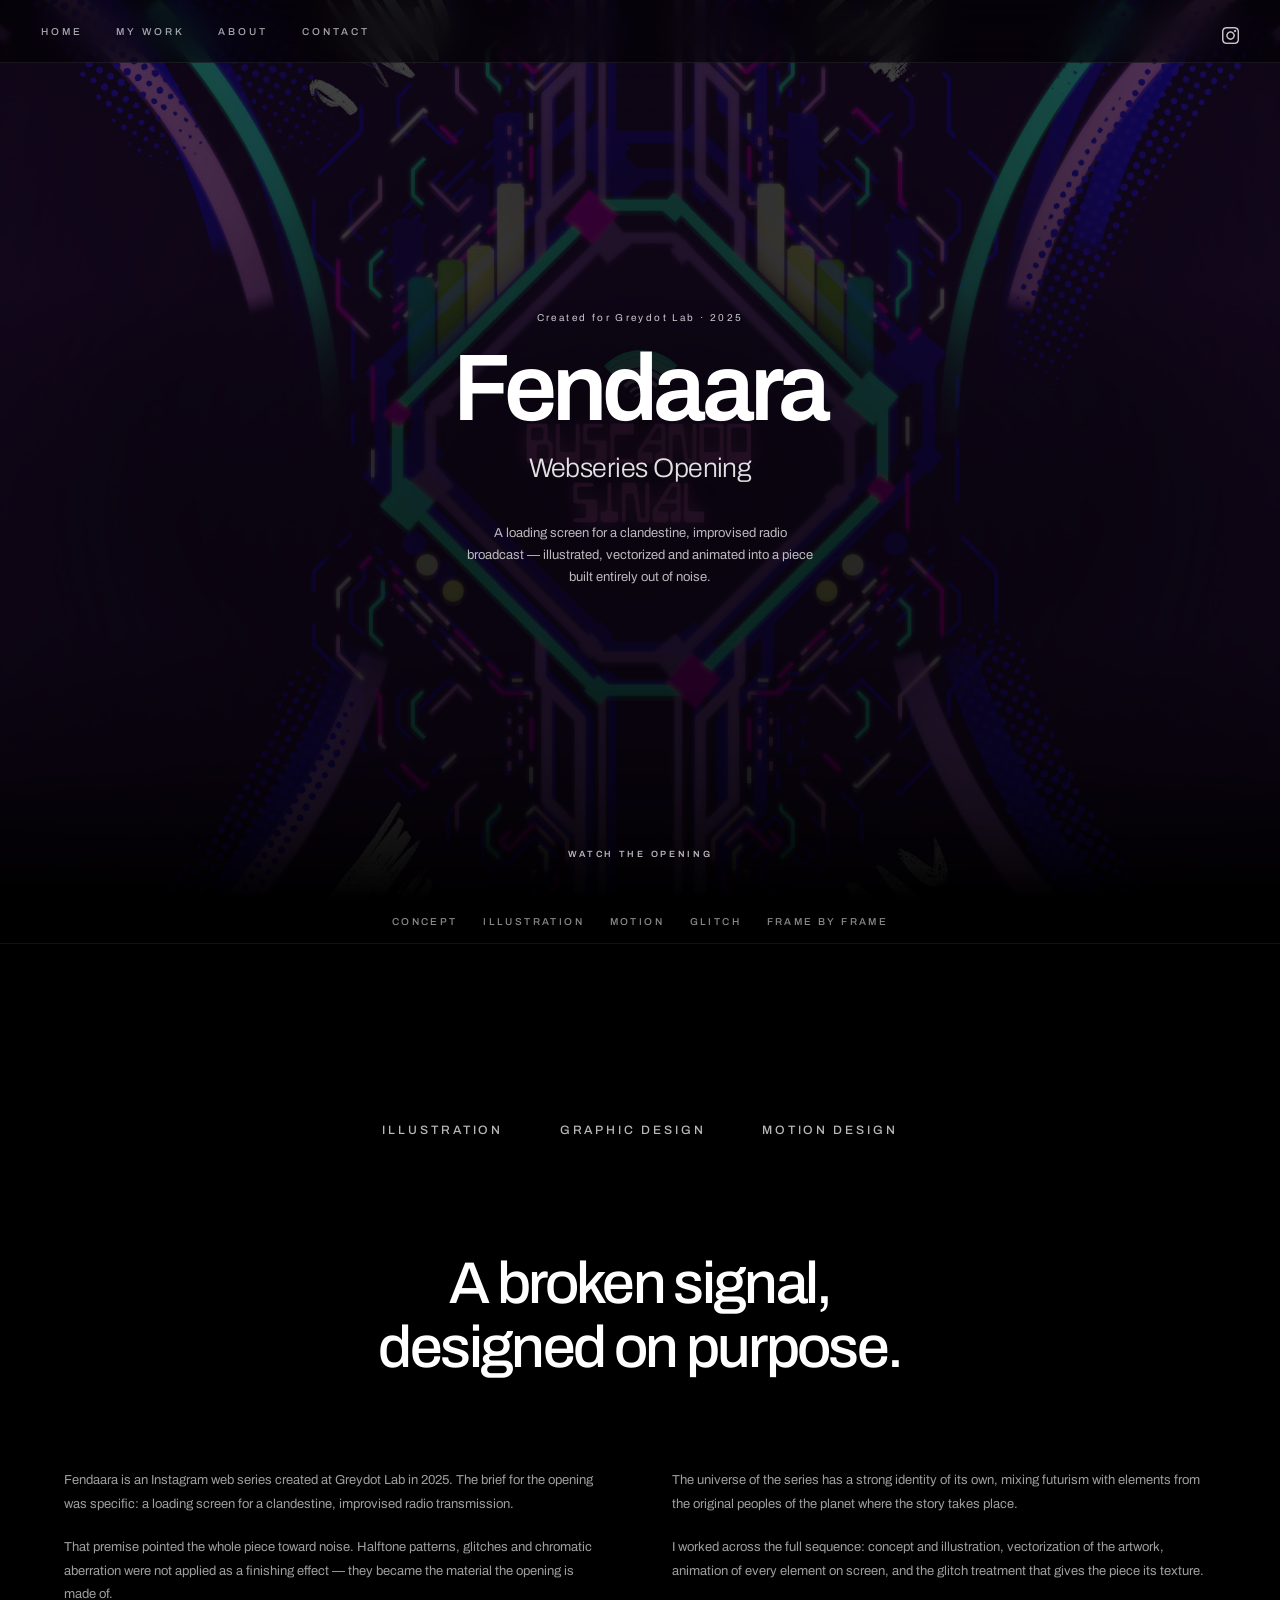
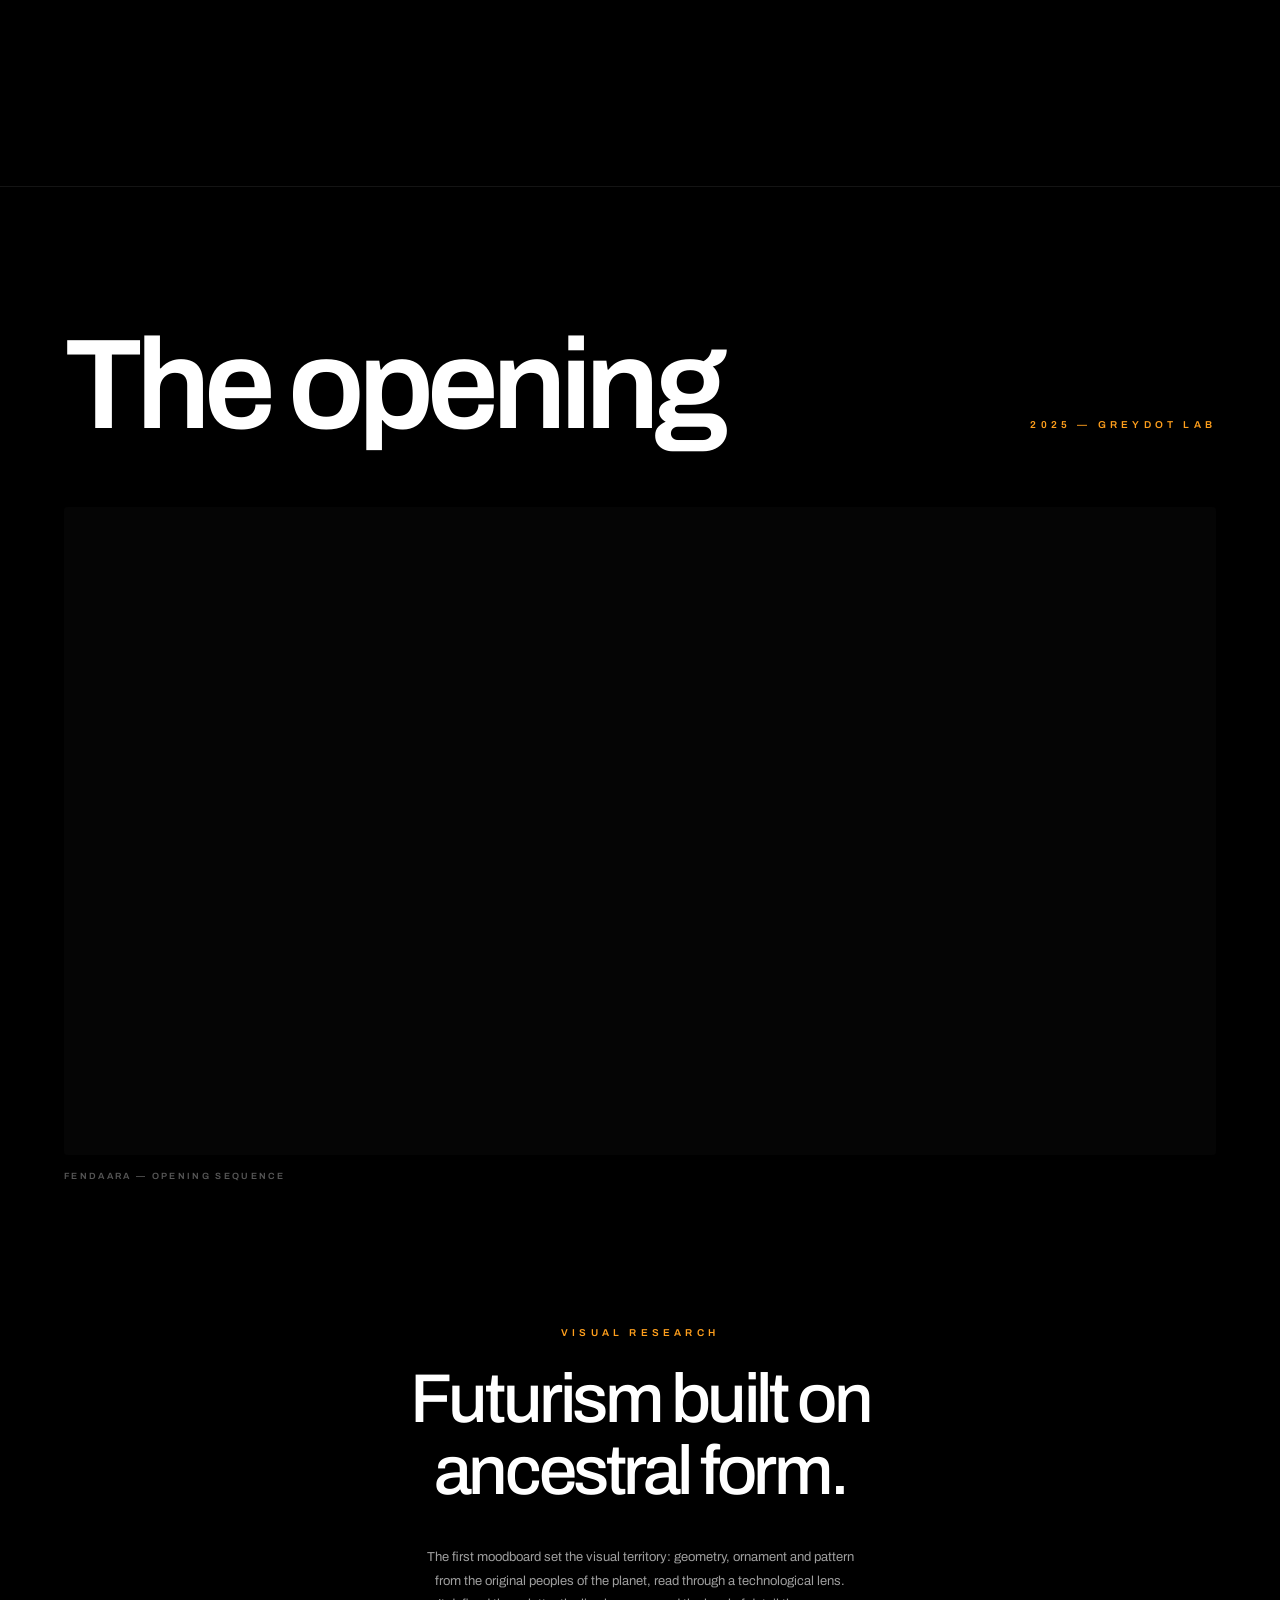
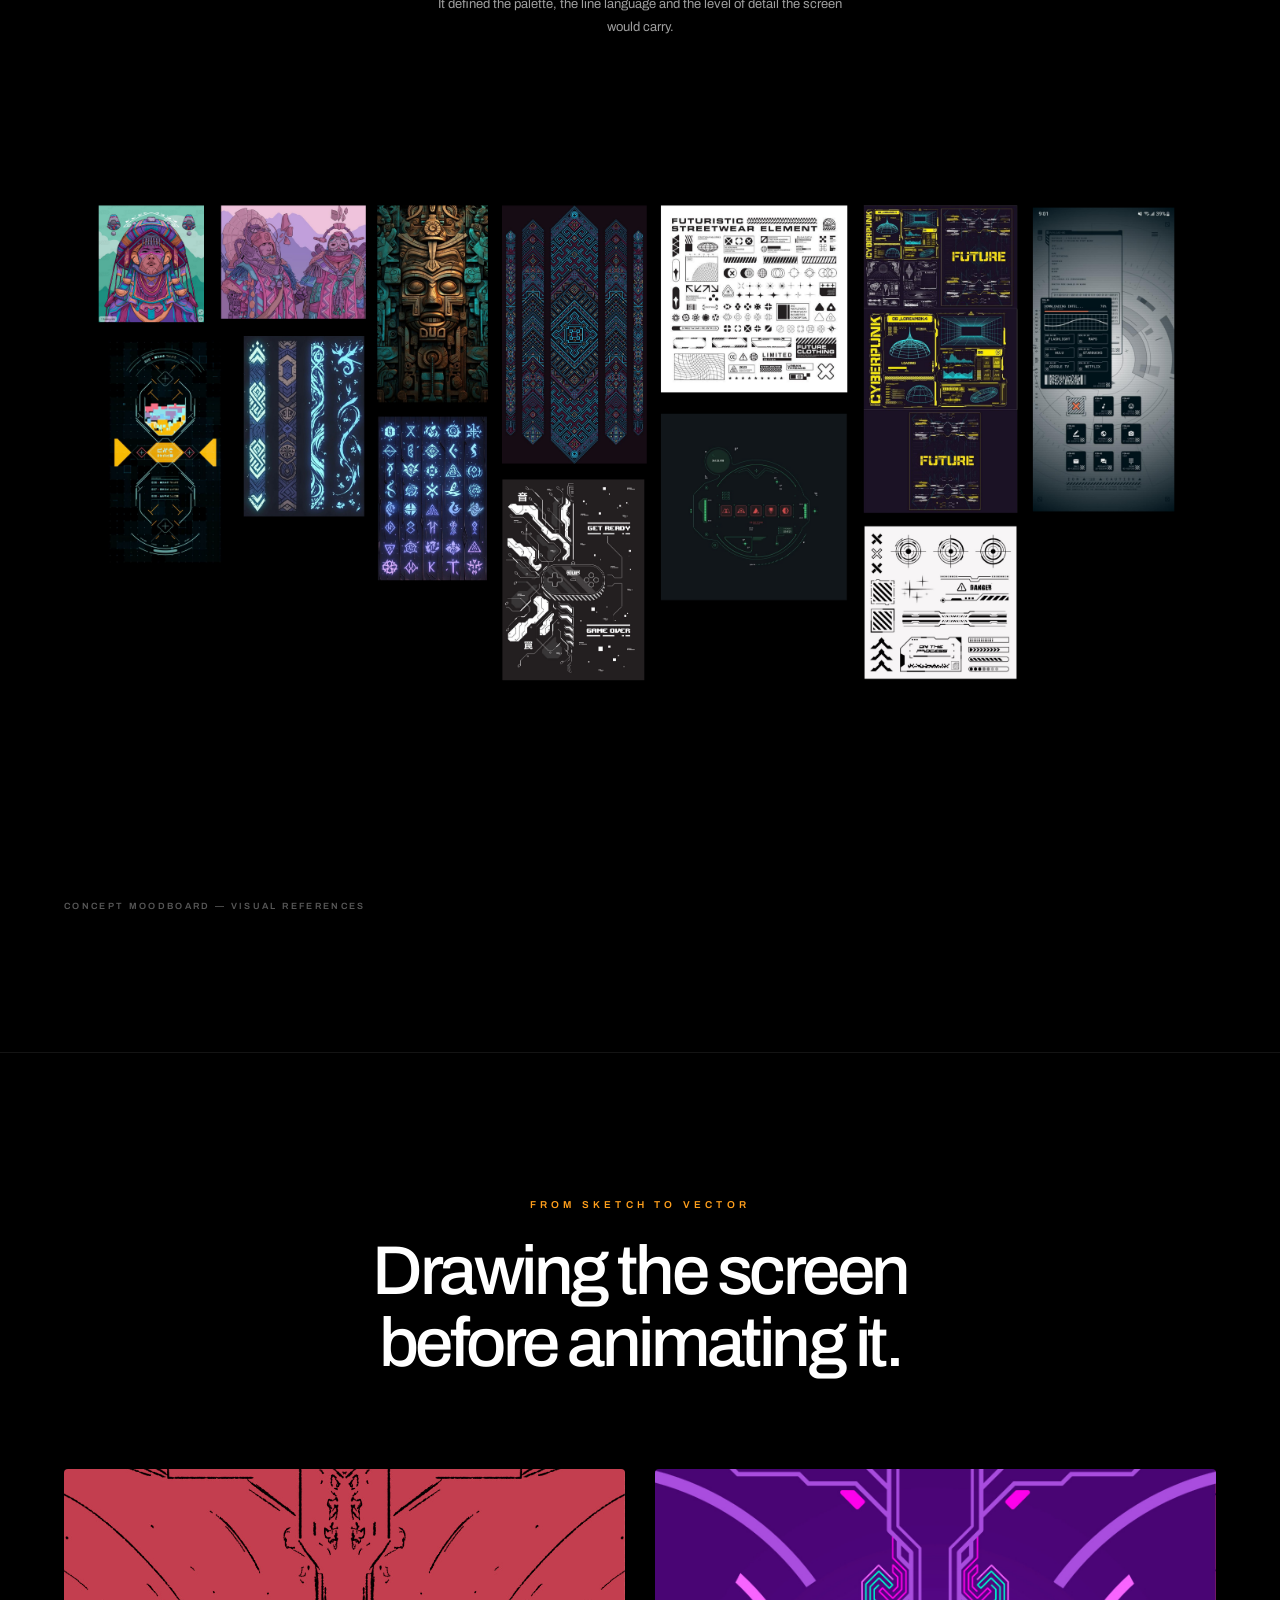
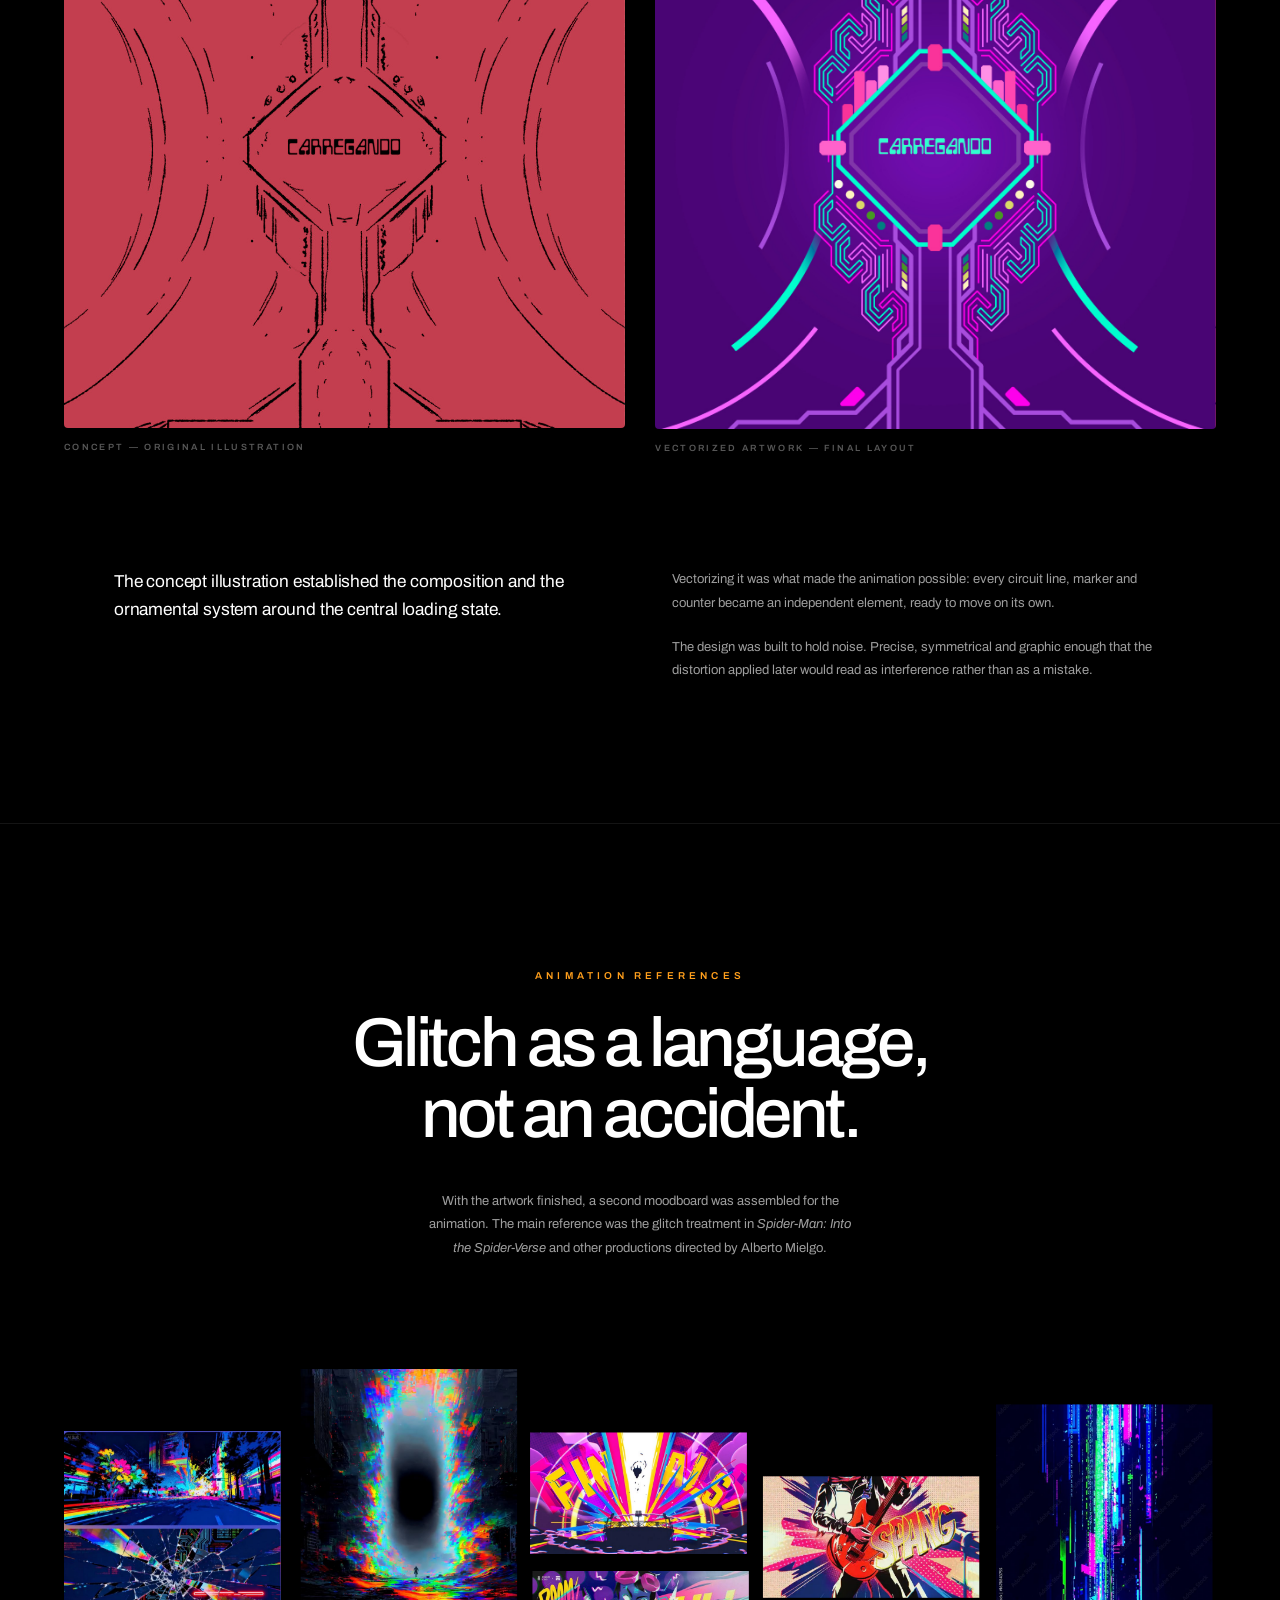
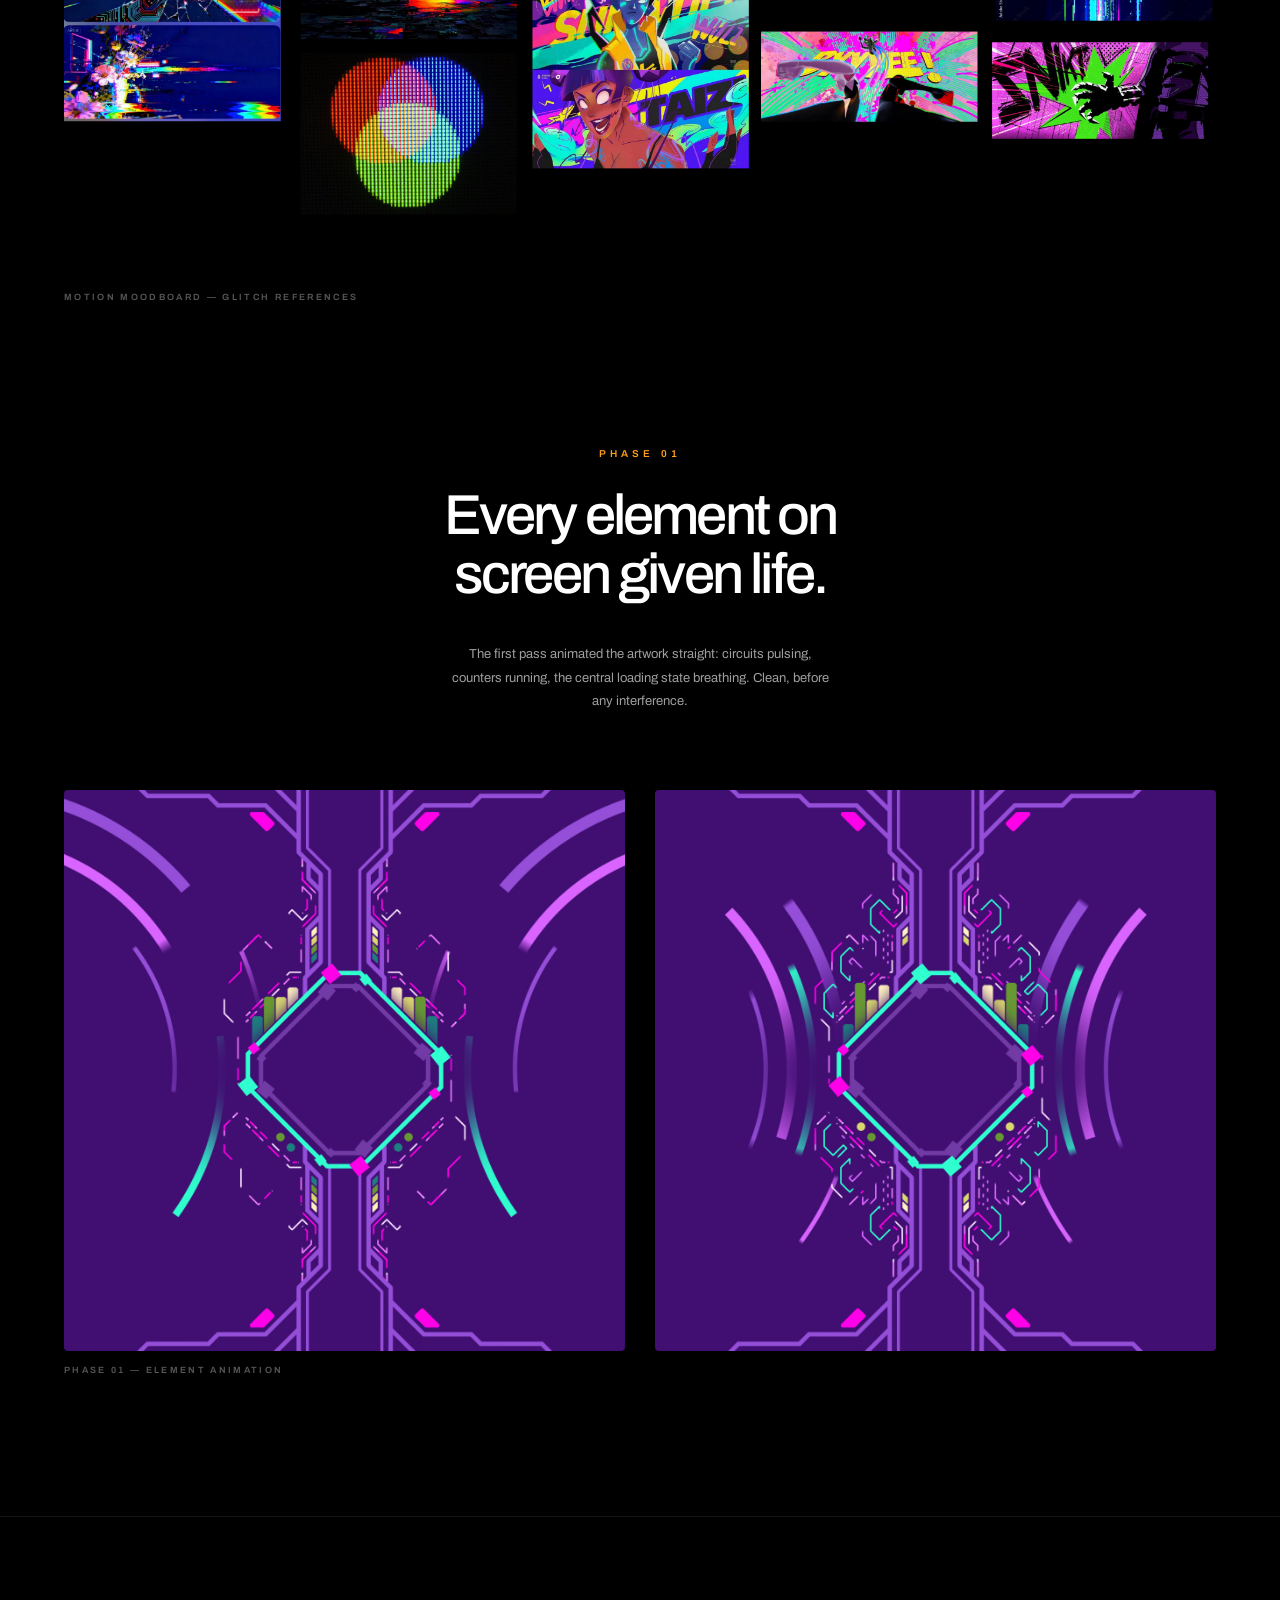
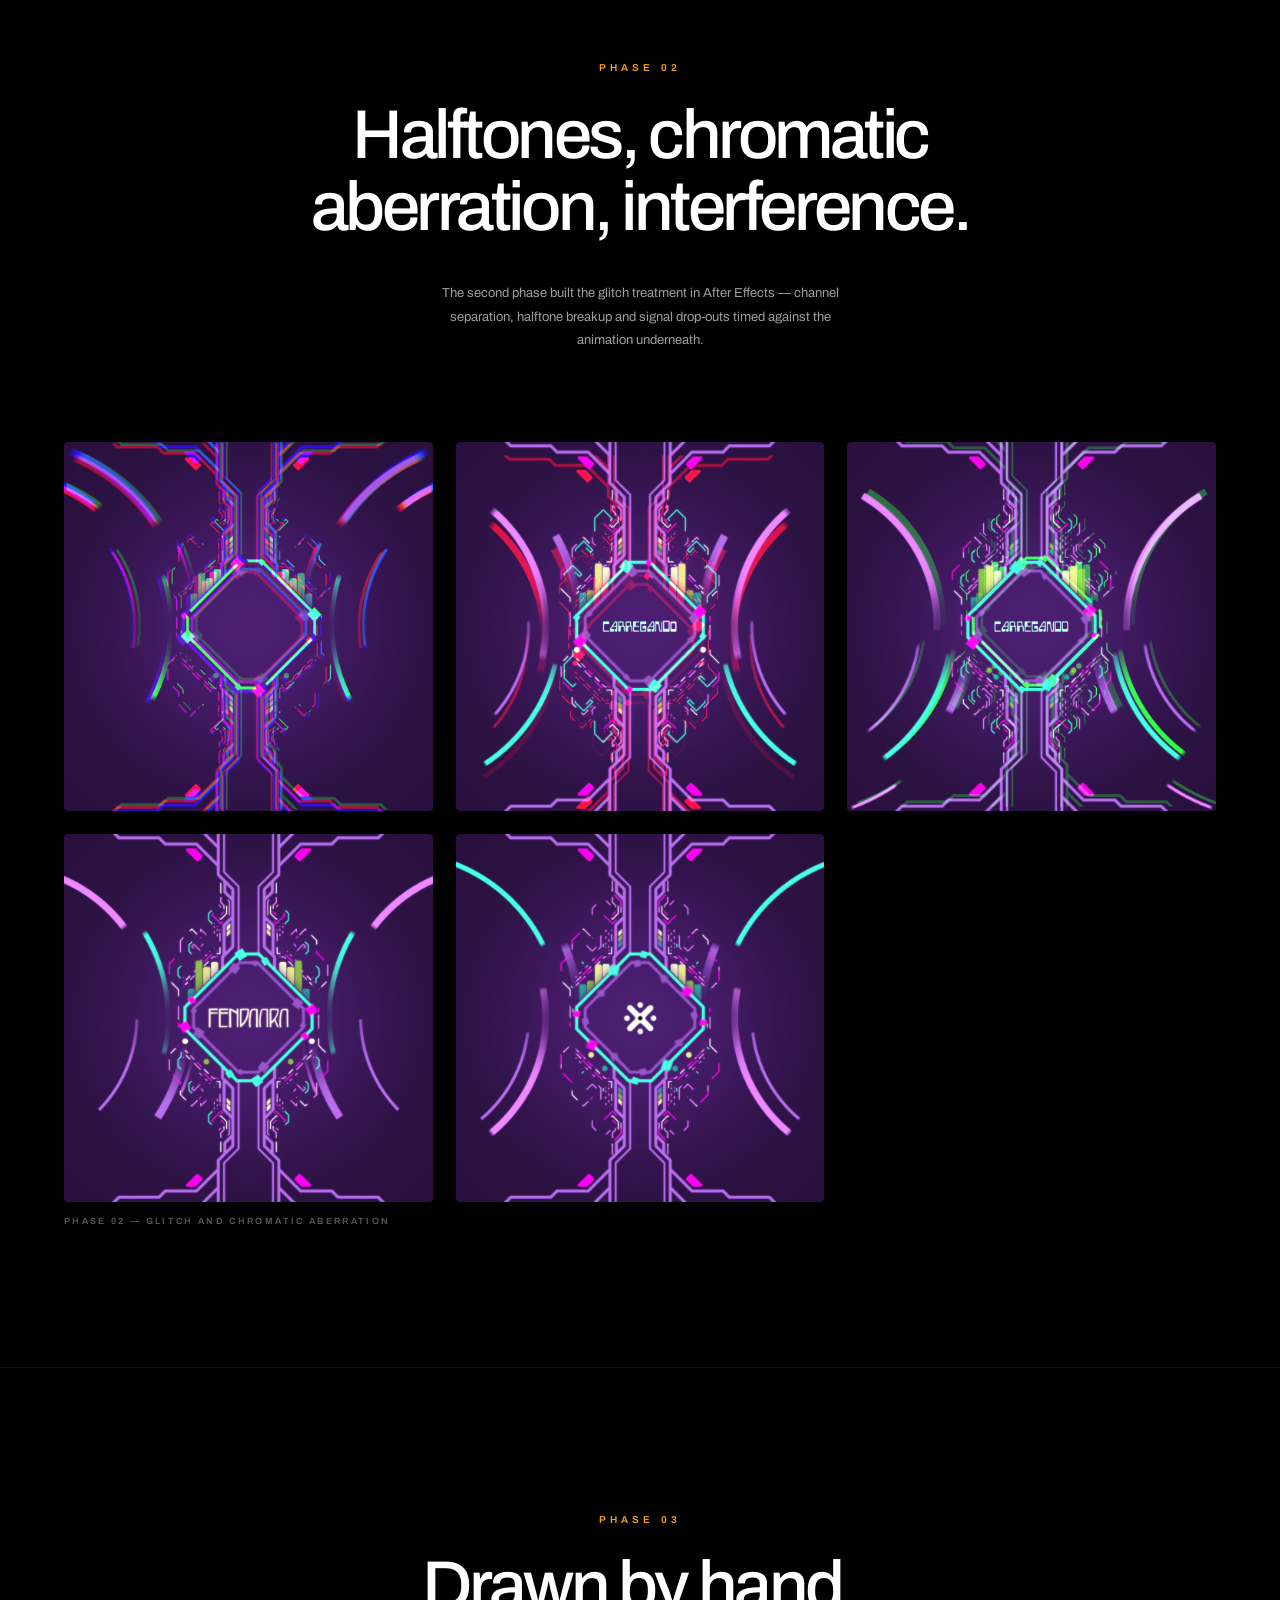
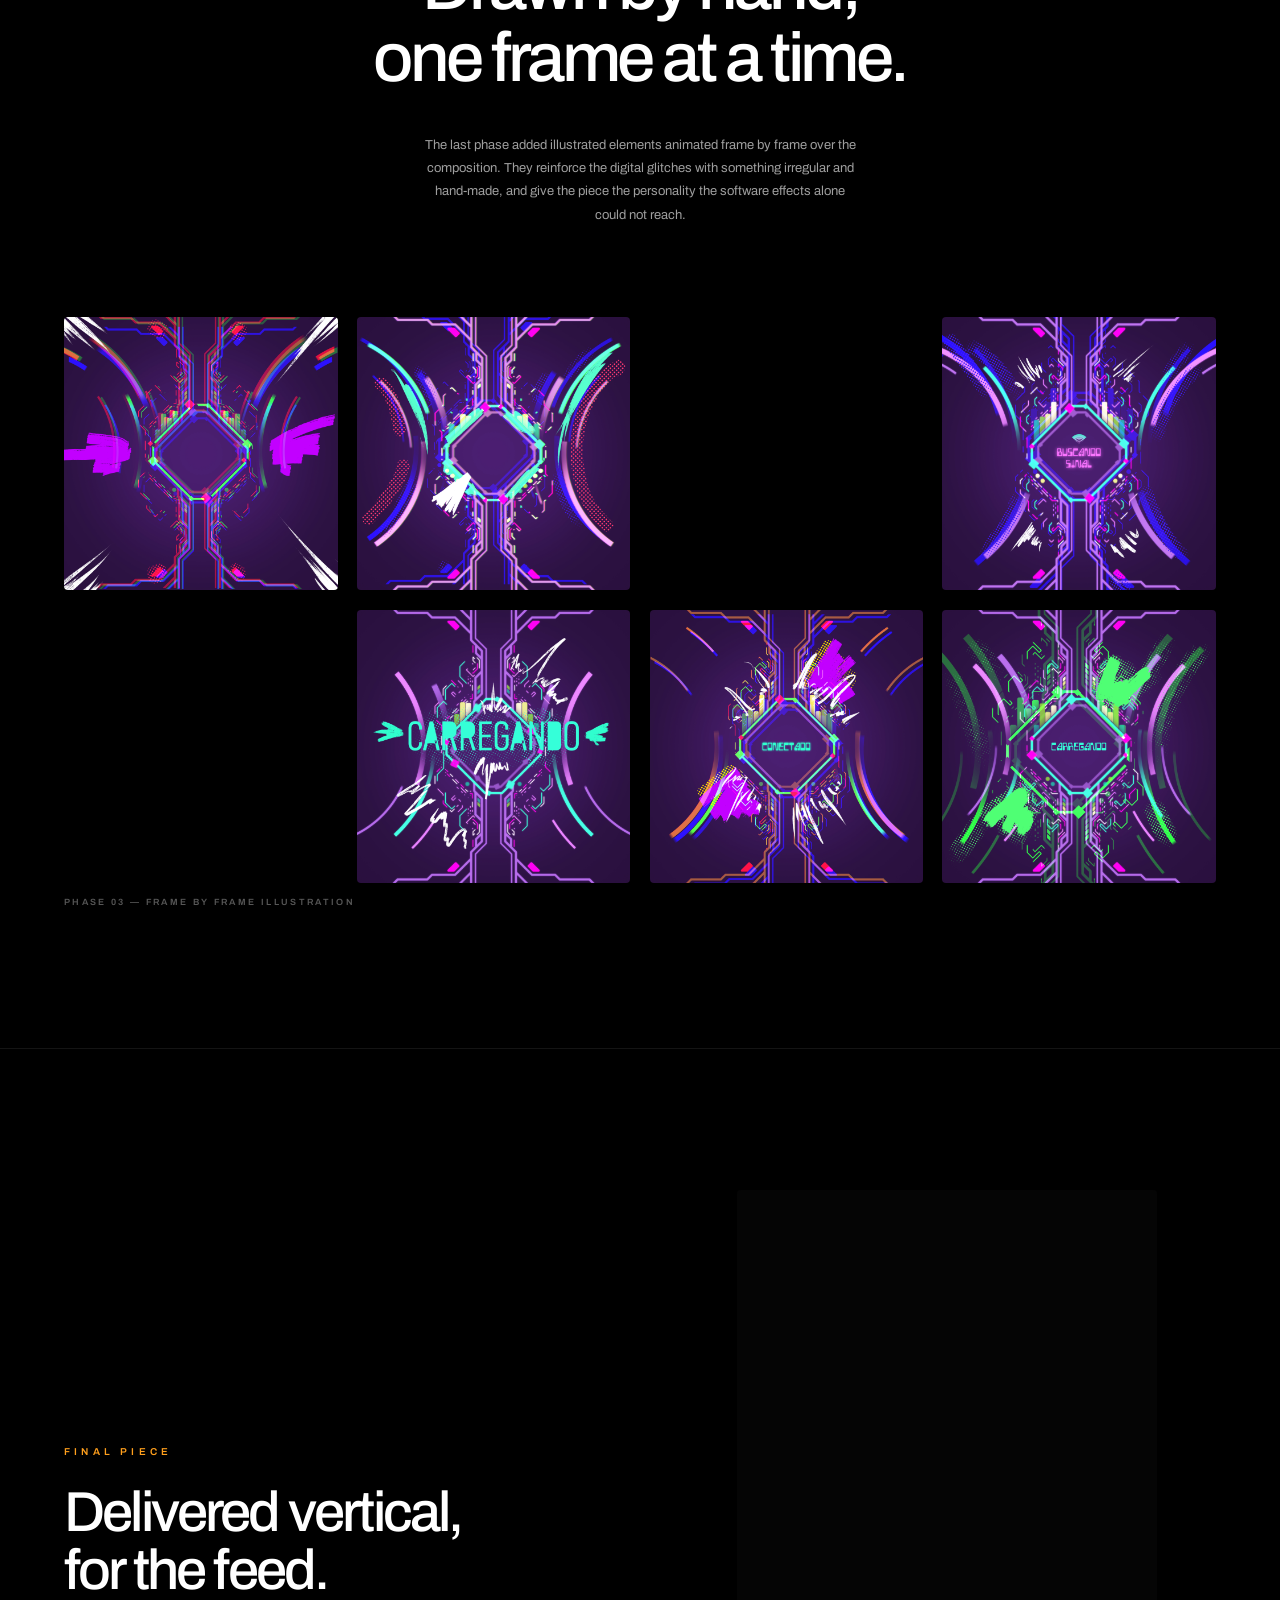
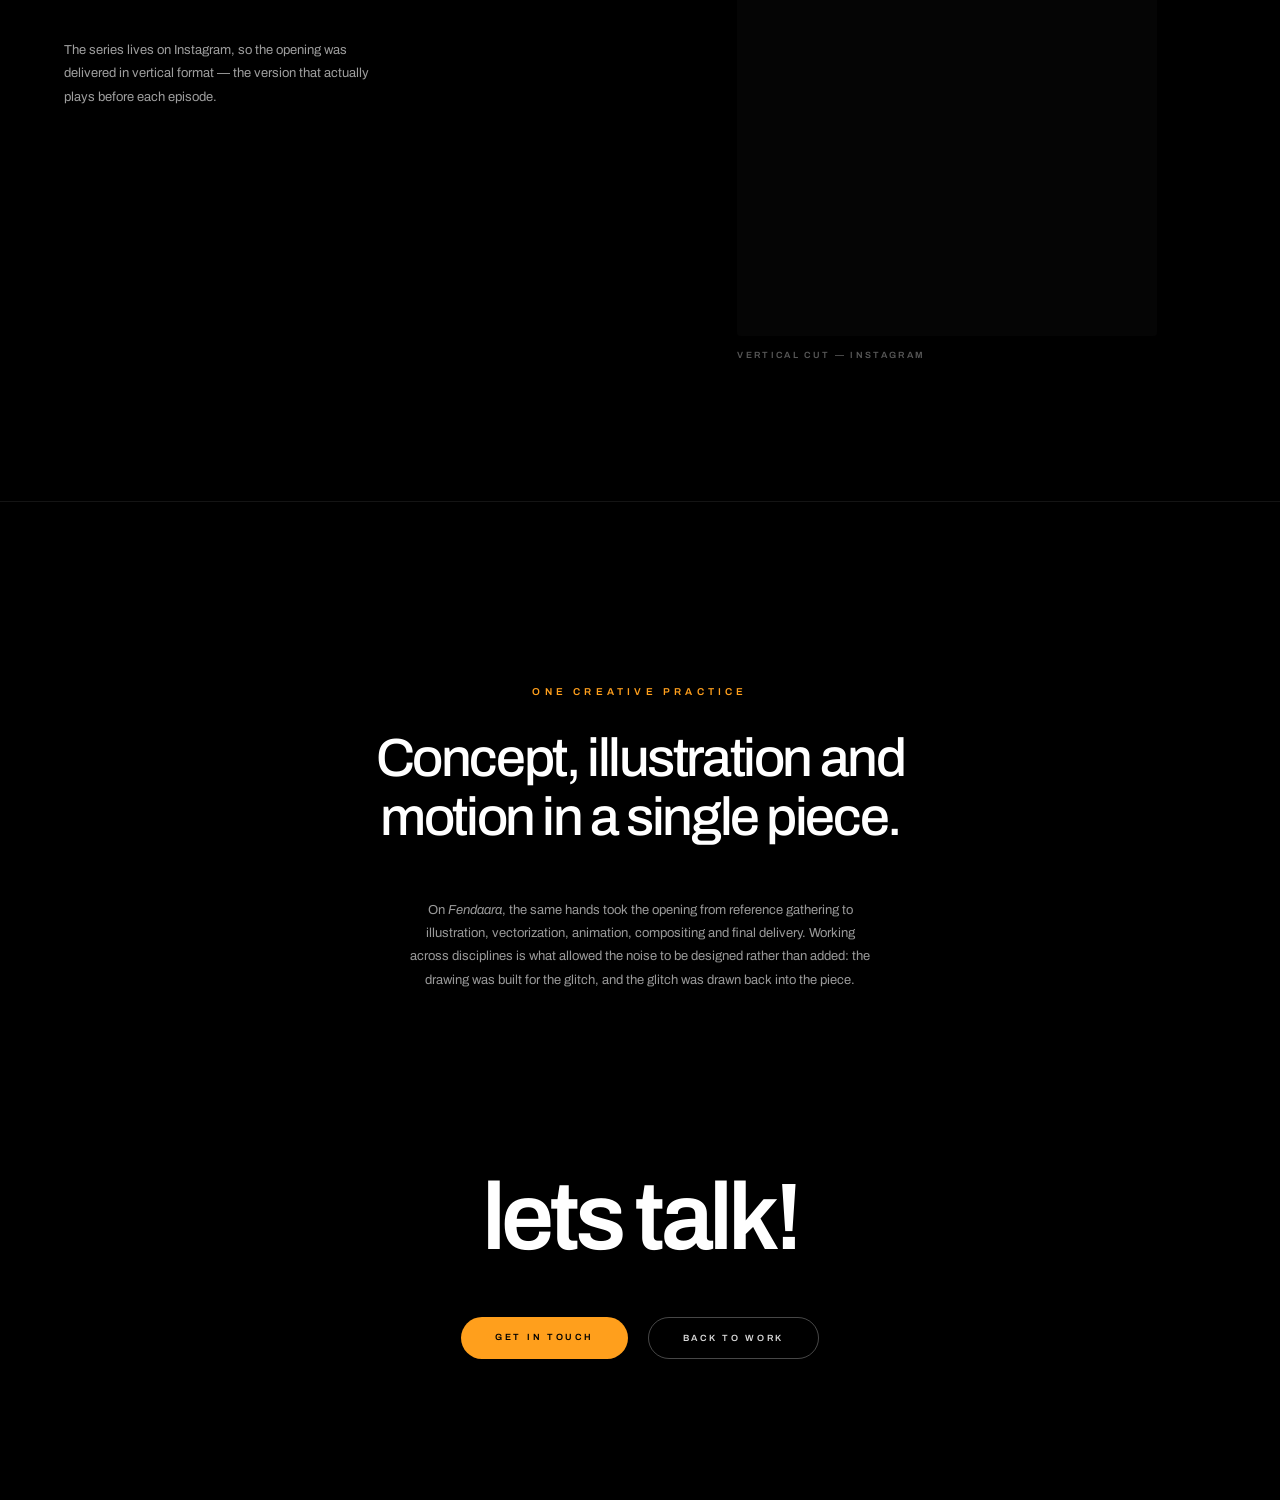
<file: Fendaara.dc.html>
<!DOCTYPE html>
<html>
<head>
<meta charset="utf-8">
<meta name="viewport" content="width=device-width, initial-scale=1">
<script src="./support.js"></script>
</head>
<body>
<x-dc>
<helmet>
<link rel="preconnect" href="https://fonts.googleapis.com">
<link rel="preconnect" href="https://fonts.gstatic.com" crossorigin="">
<link href="https://fonts.googleapis.com/css2?family=Archivo:wght@300;400;500;600;700&amp;display=swap" rel="stylesheet">
<style>
  html, body { margin:0; padding:0; background:#000; }
  body { font-family: Archivo, "Helvetica Neue", Helvetica, sans-serif; -webkit-font-smoothing:antialiased; }
  * { box-sizing:border-box; }
  a { color:#ff9f1c; text-decoration:none; }
  a:hover { color:#fff; }
  ::selection { background:#ff9f1c; color:#000; }
  html { scroll-behavior:smooth; }
</style>
</helmet>
<div style="background:#000; color:#fff; position:relative; overflow:hidden">

  <header style="position:fixed; top:0; left:0; right:0; z-index:60; display:flex; align-items:center; justify-content:space-between; padding:clamp(16px,2vw,26px) clamp(18px,3.2vw,46px); gap:16px; backdrop-filter:blur(18px); background:rgba(0,0,0,.55); border-bottom:1px solid rgba(255,255,255,.07)">
    <nav style="display:flex; gap:clamp(16px,2.6vw,38px); align-items:center; flex-wrap:wrap">
      <a href="index.html#home" style="font-size:10px; font-weight:500; letter-spacing:.3em; text-transform:uppercase; color:rgba(255,255,255,.65); white-space:nowrap" style-hover="color:#fff">home</a>
      <a href="index.html#work" style="font-size:10px; font-weight:500; letter-spacing:.3em; text-transform:uppercase; color:rgba(255,255,255,.65); white-space:nowrap" style-hover="color:#fff">my work</a>
      <a href="index.html#about" style="font-size:10px; font-weight:500; letter-spacing:.3em; text-transform:uppercase; color:rgba(255,255,255,.65); white-space:nowrap" style-hover="color:#fff">about</a>
      <a href="index.html#contact" style="font-size:10px; font-weight:500; letter-spacing:.3em; text-transform:uppercase; color:rgba(255,255,255,.65); white-space:nowrap" style-hover="color:#fff">contact</a>
    </nav>
    <div style="display:flex; gap:22px; align-items:center">
      <a href="https://instagram.com/hcelsotz" target="_blank" rel="noreferrer" style="display:grid; place-items:center; width:17px; height:9px; opacity:.8; transition:opacity .3s ease" style-hover="opacity:1">
        <img src="assets/icone_instagram.png" alt="Instagram" style="width:100%; height:100%; object-fit:contain; display:block">
      </a>
    </div>
  </header>

  <section data-screen-label="Hero" style="position:relative; height:100vh; min-height:620px; overflow:hidden">
    <img data-heroparallax="1" src="assets/fendaara/13-hand.jpg" alt="Fendaara opening" style="position:absolute; inset:0; width:100%; height:100%; object-fit:cover; transform:translate3d(0,0,0) scale(1.1); will-change:transform">
    <div style="position:absolute; inset:0; background:radial-gradient(ellipse 70% 55% at 50% 48%, rgba(0,0,0,.78) 0%, rgba(0,0,0,.58) 55%, rgba(0,0,0,.3) 80%, transparent 100%), linear-gradient(to bottom, rgba(0,0,0,.72) 0%, rgba(0,0,0,.4) 32%, rgba(0,0,0,.6) 70%, #000 100%)"></div>

    <div style="position:absolute; inset:0; display:flex; flex-direction:column; align-items:center; justify-content:center; text-align:center; padding:0 clamp(18px,5vw,90px); gap:clamp(14px,1.6vw,22px)">
      <span style="font-size:clamp(9px,.78vw,12px); font-weight:400; letter-spacing:.24em; color:rgba(255,255,255,.78)">Created for Greydot Lab · 2025</span>
      <h1 style="margin:0; font-size:clamp(40px,7.4vw,132px); font-weight:600; letter-spacing:-.05em; line-height:.94; color:#fff">Fendaara</h1>
      <p style="margin:0; font-size:clamp(16px,2.1vw,38px); font-weight:300; letter-spacing:-.02em; color:rgba(255,255,255,.88)">Webseries Opening</p>
      <p style="margin:clamp(10px,1.4vw,20px) 0 0; max-width:50ch; font-size:clamp(13px,1vw,16px); font-weight:400; line-height:1.7; color:rgba(255,255,255,.72); text-wrap:pretty">A loading screen for a clandestine, improvised radio broadcast — illustrated, vectorized and animated into a piece built entirely out of noise.</p>
    </div>

    <div style="position:absolute; left:0; right:0; bottom:clamp(24px,3.2vw,46px); display:flex; justify-content:center; align-items:center; gap:clamp(18px,3vw,44px); flex-wrap:wrap">
      <a href="#opening" style="font-size:9px; font-weight:600; letter-spacing:.3em; text-transform:uppercase; color:rgba(255,255,255,.7); white-space:nowrap" style-hover="color:#fff">watch the opening</a>
    </div>
  </section>

  <nav data-chapters="1" style="position:sticky; top:clamp(48px,5.4vw,66px); z-index:40; display:flex; justify-content:center; gap:clamp(12px,2vw,30px); flex-wrap:wrap; padding:16px clamp(18px,5vw,90px); background:rgba(0,0,0,.6); backdrop-filter:blur(18px); border-bottom:1px solid rgba(255,255,255,.07)">
    <a href="#concept" data-chip="1" style="font-size:10px; font-weight:500; letter-spacing:.24em; text-transform:uppercase; color:rgba(255,255,255,.55); white-space:nowrap" style-hover="color:#fff">concept</a>
    <a href="#illustration" data-chip="1" style="font-size:10px; font-weight:500; letter-spacing:.24em; text-transform:uppercase; color:rgba(255,255,255,.55); white-space:nowrap" style-hover="color:#fff">illustration</a>
    <a href="#motion" data-chip="1" style="font-size:10px; font-weight:500; letter-spacing:.24em; text-transform:uppercase; color:rgba(255,255,255,.55); white-space:nowrap" style-hover="color:#fff">motion</a>
    <a href="#glitch" data-chip="1" style="font-size:10px; font-weight:500; letter-spacing:.24em; text-transform:uppercase; color:rgba(255,255,255,.55); white-space:nowrap" style-hover="color:#fff">glitch</a>
    <a href="#handdrawn" data-chip="1" style="font-size:10px; font-weight:500; letter-spacing:.24em; text-transform:uppercase; color:rgba(255,255,255,.55); white-space:nowrap" style-hover="color:#fff">frame by frame</a>
  </nav>

  <section data-screen-label="Discipline" style="padding:clamp(90px,14vw,220px) clamp(18px,5vw,90px)">
    <div data-reveal="1" style="display:flex; justify-content:center; gap:clamp(28px,4.4vw,72px); flex-wrap:wrap; font-size:clamp(11px,.95vw,15px); font-weight:500; letter-spacing:.24em; text-transform:uppercase; color:rgba(255,255,255,.72)">
      <span>Illustration</span>
      <span>Graphic Design</span>
      <span>Motion Design</span>
    </div>
    <p data-reveal="1" style="margin:clamp(56px,9vw,140px) auto 0; max-width:22ch; text-align:center; font-size:clamp(28px,4.6vw,76px); font-weight:500; letter-spacing:-.045em; line-height:1.08; color:#fff; text-wrap:balance">A broken signal, designed on purpose.</p>
    <div data-reveal="1" style="display:grid; grid-template-columns:repeat(auto-fit,minmax(320px,1fr)); gap:clamp(28px,5vw,90px); align-items:start; width:min(100%,1180px); margin:clamp(46px,7vw,110px) auto 0">
      <div style="display:flex; flex-direction:column; gap:clamp(14px,1.6vw,22px); font-size:clamp(13px,1vw,16px); line-height:1.8; color:rgba(255,255,255,.62); text-wrap:pretty">
        <p style="margin:0">Fendaara is an Instagram web series created at Greydot Lab in 2025. The brief for the opening was specific: a loading screen for a clandestine, improvised radio transmission.</p>
        <p style="margin:0">That premise pointed the whole piece toward noise. Halftone patterns, glitches and chromatic aberration were not applied as a finishing effect — they became the material the opening is made of.</p>
      </div>
      <div style="display:flex; flex-direction:column; gap:clamp(14px,1.6vw,22px); font-size:clamp(13px,1vw,16px); line-height:1.8; color:rgba(255,255,255,.62); text-wrap:pretty">
        <p style="margin:0">The universe of the series has a strong identity of its own, mixing futurism with elements from the original peoples of the planet where the story takes place.</p>
        <p style="margin:0">I worked across the full sequence: concept and illustration, vectorization of the artwork, animation of every element on screen, and the glitch treatment that gives the piece its texture.</p>
      </div>
    </div>
  </section>

  <section id="opening" data-screen-label="The opening" style="padding:clamp(70px,11vw,160px) clamp(18px,5vw,90px) 0; border-top:1px solid rgba(255,255,255,.08)">
    <div style="display:flex; align-items:baseline; justify-content:space-between; gap:clamp(18px,3vw,48px); flex-wrap:wrap; width:min(100%,1700px); margin:0 auto">
      <h2 data-reveal="1" style="margin:0; font-size:clamp(46px,10vw,190px); font-weight:600; letter-spacing:-.055em; line-height:.9; color:#fff">The opening</h2>
      <span style="font-size:10px; font-weight:600; letter-spacing:.42em; text-transform:uppercase; color:#ff9f1c">2025 — greydot lab</span>
    </div>
    <div style="width:min(100%,1700px); margin:clamp(36px,5vw,72px) auto 0">
      <div style="position:relative; width:100%; aspect-ratio:16/9; background:#050505; border-radius:4px; overflow:hidden">
        <video data-sync="1" muted="" loop="" src="assets/fendaara/opening.mp4" playsinline="" preload="auto" style="position:absolute; inset:0; width:100%; height:100%; object-fit:cover; display:block; background:#050505"></video>
      </div>
      <p style="margin:16px 0 0; font-size:9px; font-weight:600; letter-spacing:.26em; text-transform:uppercase; color:rgba(255,255,255,.34)">fendaara — opening sequence</p>
    </div>
  </section>

  <section id="concept" data-screen-label="Concept moodboard" style="padding:clamp(70px,11vw,170px) 0">
    <div style="text-align:center; padding:0 clamp(18px,5vw,90px)">
      <span style="font-size:10px; font-weight:600; letter-spacing:.42em; text-transform:uppercase; color:#ff9f1c">visual research</span>
      <h3 data-reveal="1" style="margin:clamp(16px,2vw,28px) auto 0; max-width:20ch; font-size:clamp(32px,5.4vw,92px); font-weight:500; letter-spacing:-.05em; line-height:1.04; color:#fff; text-wrap:balance">Futurism built on ancestral form.</h3>
      <p data-reveal="1" style="margin:clamp(24px,3vw,44px) auto 0; max-width:62ch; font-size:clamp(13px,1vw,16px); line-height:1.8; color:rgba(255,255,255,.62); text-wrap:pretty">The first moodboard set the visual territory: geometry, ornament and pattern from the original peoples of the planet, read through a technological lens. It defined the palette, the line language and the level of detail the screen would carry.</p>
    </div>
    <div data-reveal="1" style="width:min(100%,1700px); margin:clamp(46px,7vw,110px) auto 0; padding:0 clamp(18px,5vw,90px)">
      <img src="assets/fendaara/moodboard-concept.png" alt="Concept moodboard" loading="lazy" decoding="async" style="width:100%; height:auto; display:block; border-radius:4px">
      <p style="margin:14px 0 0; font-size:9px; font-weight:600; letter-spacing:.26em; text-transform:uppercase; color:rgba(255,255,255,.34)">concept moodboard — visual references</p>
    </div>
  </section>

  <section id="illustration" data-screen-label="Illustration" style="padding:clamp(70px,11vw,170px) 0; border-top:1px solid rgba(255,255,255,.08)">
    <div style="text-align:center; padding:0 clamp(18px,5vw,90px)">
      <span style="font-size:10px; font-weight:600; letter-spacing:.42em; text-transform:uppercase; color:#ff9f1c">from sketch to vector</span>
      <h3 data-reveal="1" style="margin:clamp(16px,2vw,28px) auto 0; max-width:20ch; font-size:clamp(32px,5.4vw,92px); font-weight:500; letter-spacing:-.05em; line-height:1.04; color:#fff; text-wrap:balance">Drawing the screen before animating it.</h3>
    </div>
    <div style="display:grid; grid-template-columns:repeat(auto-fit,minmax(320px,1fr)); gap:clamp(18px,2.4vw,40px); width:min(100%,1500px); margin:clamp(46px,7vw,110px) auto 0; padding:0 clamp(18px,5vw,90px)">
      <div>
        <img src="assets/fendaara/01-concept.jpg" alt="Concept illustration" loading="lazy" decoding="async" style="width:100%; height:auto; display:block; border-radius:4px">
        <p style="margin:14px 0 0; font-size:9px; font-weight:600; letter-spacing:.26em; text-transform:uppercase; color:rgba(255,255,255,.34)">concept — original illustration</p>
      </div>
      <div>
        <img src="assets/fendaara/02-vector.jpg" alt="Vectorized artwork" loading="lazy" decoding="async" style="width:100%; height:auto; display:block; border-radius:4px">
        <p style="margin:14px 0 0; font-size:9px; font-weight:600; letter-spacing:.26em; text-transform:uppercase; color:rgba(255,255,255,.34)">vectorized artwork — final layout</p>
      </div>
    </div>
    <div data-reveal="1" style="display:grid; grid-template-columns:repeat(auto-fit,minmax(320px,1fr)); gap:clamp(28px,5vw,90px); align-items:start; width:min(100%,1180px); margin:clamp(56px,9vw,140px) auto 0; padding:0 clamp(18px,5vw,90px)">
      <p style="margin:0; font-size:clamp(15px,1.35vw,22px); font-weight:400; line-height:1.6; letter-spacing:-.01em; color:#fff; text-wrap:pretty">The concept illustration established the composition and the ornamental system around the central loading state.</p>
      <div style="display:flex; flex-direction:column; gap:clamp(14px,1.6vw,22px); font-size:clamp(13px,1vw,16px); line-height:1.8; color:rgba(255,255,255,.62); text-wrap:pretty">
        <p style="margin:0">Vectorizing it was what made the animation possible: every circuit line, marker and counter became an independent element, ready to move on its own.</p>
        <p style="margin:0">The design was built to hold noise. Precise, symmetrical and graphic enough that the distortion applied later would read as interference rather than as a mistake.</p>
      </div>
    </div>
  </section>

  <section id="motion" data-screen-label="Motion references" style="padding:clamp(70px,11vw,170px) 0; border-top:1px solid rgba(255,255,255,.08)">
    <div style="text-align:center; padding:0 clamp(18px,5vw,90px)">
      <span style="font-size:10px; font-weight:600; letter-spacing:.42em; text-transform:uppercase; color:#ff9f1c">animation references</span>
      <h3 data-reveal="1" style="margin:clamp(16px,2vw,28px) auto 0; max-width:22ch; font-size:clamp(32px,5.4vw,92px); font-weight:500; letter-spacing:-.05em; line-height:1.04; color:#fff; text-wrap:balance">Glitch as a language, not an accident.</h3>
      <p data-reveal="1" style="margin:clamp(24px,3vw,44px) auto 0; max-width:62ch; font-size:clamp(13px,1vw,16px); line-height:1.8; color:rgba(255,255,255,.62); text-wrap:pretty">With the artwork finished, a second moodboard was assembled for the animation. The main reference was the glitch treatment in <em>Spider-Man: Into the Spider-Verse</em> and other productions directed by Alberto Mielgo.</p>
    </div>
    <div data-reveal="1" style="width:min(100%,1700px); margin:clamp(46px,7vw,110px) auto 0; padding:0 clamp(18px,5vw,90px)">
      <img src="assets/fendaara/moodboard-motion.png" alt="Motion moodboard" loading="lazy" decoding="async" style="width:100%; height:auto; display:block; border-radius:4px">
      <p style="margin:14px 0 0; font-size:9px; font-weight:600; letter-spacing:.26em; text-transform:uppercase; color:rgba(255,255,255,.34)">motion moodboard — glitch references</p>
    </div>

    <div style="text-align:center; padding:clamp(70px,11vw,150px) clamp(18px,5vw,90px) 0">
      <span style="font-size:10px; font-weight:600; letter-spacing:.42em; text-transform:uppercase; color:#ff9f1c">phase 01</span>
      <h3 data-reveal="1" style="margin:clamp(16px,2vw,28px) auto 0; max-width:20ch; font-size:clamp(28px,4.4vw,72px); font-weight:500; letter-spacing:-.05em; line-height:1.06; color:#fff; text-wrap:balance">Every element on screen given life.</h3>
      <p data-reveal="1" style="margin:clamp(24px,3vw,44px) auto 0; max-width:60ch; font-size:clamp(13px,1vw,16px); line-height:1.8; color:rgba(255,255,255,.62); text-wrap:pretty">The first pass animated the artwork straight: circuits pulsing, counters running, the central loading state breathing. Clean, before any interference.</p>
    </div>
    <div style="display:grid; grid-template-columns:repeat(auto-fit,minmax(320px,1fr)); gap:clamp(18px,2.4vw,40px); width:min(100%,1500px); margin:clamp(40px,6vw,90px) auto 0; padding:0 clamp(18px,5vw,90px)">
      <img src="assets/fendaara/03-phase1-a.jpg" alt="First animation pass" loading="lazy" decoding="async" style="width:100%; height:auto; display:block; border-radius:4px">
      <img src="assets/fendaara/04-phase1-b.jpg" alt="First animation pass" loading="lazy" decoding="async" style="width:100%; height:auto; display:block; border-radius:4px">
    </div>
    <p style="margin:14px auto 0; width:min(100%,1500px); padding:0 clamp(18px,5vw,90px); font-size:9px; font-weight:600; letter-spacing:.26em; text-transform:uppercase; color:rgba(255,255,255,.34)">phase 01 — element animation</p>
  </section>

  <section id="glitch" data-screen-label="Glitch pass" style="padding:clamp(70px,11vw,170px) 0; border-top:1px solid rgba(255,255,255,.08)">
    <div style="text-align:center; padding:0 clamp(18px,5vw,90px)">
      <span style="font-size:10px; font-weight:600; letter-spacing:.42em; text-transform:uppercase; color:#ff9f1c">phase 02</span>
      <h3 data-reveal="1" style="margin:clamp(16px,2vw,28px) auto 0; max-width:22ch; font-size:clamp(32px,5.4vw,92px); font-weight:500; letter-spacing:-.05em; line-height:1.04; color:#fff; text-wrap:balance">Halftones, chromatic aberration, interference.</h3>
      <p data-reveal="1" style="margin:clamp(24px,3vw,44px) auto 0; max-width:60ch; font-size:clamp(13px,1vw,16px); line-height:1.8; color:rgba(255,255,255,.62); text-wrap:pretty">The second phase built the glitch treatment in After Effects — channel separation, halftone breakup and signal drop-outs timed against the animation underneath.</p>
    </div>
    <div style="display:grid; grid-template-columns:repeat(auto-fit,minmax(300px,1fr)); gap:clamp(14px,1.8vw,28px); width:min(100%,1700px); margin:clamp(46px,7vw,110px) auto 0; padding:0 clamp(18px,5vw,90px)">
      <img src="assets/fendaara/05-glitch-01.jpg" alt="Glitch frame" loading="lazy" decoding="async" style="width:100%; height:auto; display:block; border-radius:4px">
      <img src="assets/fendaara/06-glitch-02.jpg" alt="Glitch frame" loading="lazy" decoding="async" style="width:100%; height:auto; display:block; border-radius:4px">
      <img src="assets/fendaara/07-glitch-03.jpg" alt="Glitch frame" loading="lazy" decoding="async" style="width:100%; height:auto; display:block; border-radius:4px">
      <img src="assets/fendaara/08-glitch-04.jpg" alt="Glitch frame" loading="lazy" decoding="async" style="width:100%; height:auto; display:block; border-radius:4px">
      <img src="assets/fendaara/09-glitch-05.jpg" alt="Glitch frame" loading="lazy" decoding="async" style="width:100%; height:auto; display:block; border-radius:4px">
    </div>
    <p style="margin:14px auto 0; width:min(100%,1700px); padding:0 clamp(18px,5vw,90px); font-size:9px; font-weight:600; letter-spacing:.26em; text-transform:uppercase; color:rgba(255,255,255,.34)">phase 02 — glitch and chromatic aberration</p>
  </section>

  <section id="handdrawn" data-screen-label="Frame by frame" style="padding:clamp(70px,11vw,170px) 0; border-top:1px solid rgba(255,255,255,.08)">
    <div style="text-align:center; padding:0 clamp(18px,5vw,90px)">
      <span style="font-size:10px; font-weight:600; letter-spacing:.42em; text-transform:uppercase; color:#ff9f1c">phase 03</span>
      <h3 data-reveal="1" style="margin:clamp(16px,2vw,28px) auto 0; max-width:20ch; font-size:clamp(32px,5.4vw,92px); font-weight:500; letter-spacing:-.05em; line-height:1.04; color:#fff; text-wrap:balance">Drawn by hand, one frame at a time.</h3>
      <p data-reveal="1" style="margin:clamp(24px,3vw,44px) auto 0; max-width:62ch; font-size:clamp(13px,1vw,16px); line-height:1.8; color:rgba(255,255,255,.62); text-wrap:pretty">The last phase added illustrated elements animated frame by frame over the composition. They reinforce the digital glitches with something irregular and hand-made, and give the piece the personality the software effects alone could not reach.</p>
    </div>
    <div style="display:grid; grid-template-columns:repeat(auto-fit,minmax(240px,1fr)); gap:clamp(12px,1.5vw,24px); width:min(100%,1700px); margin:clamp(46px,7vw,110px) auto 0; padding:0 clamp(18px,5vw,90px)">
      <img src="assets/fendaara/10-hand.jpg" alt="Hand-drawn glitch frame" loading="lazy" decoding="async" style="width:100%; height:auto; display:block; border-radius:4px">
      <img src="assets/fendaara/11-hand.jpg" alt="Hand-drawn glitch frame" loading="lazy" decoding="async" style="width:100%; height:auto; display:block; border-radius:4px">
      <img src="assets/fendaara/12-hand.jpg" alt="Hand-drawn glitch frame" loading="lazy" decoding="async" style="width:100%; height:auto; display:block; border-radius:4px">
      <img src="assets/fendaara/13-hand.jpg" alt="Hand-drawn glitch frame" loading="lazy" decoding="async" style="width:100%; height:auto; display:block; border-radius:4px">
      <img src="assets/fendaara/14-hand.jpg" alt="Hand-drawn glitch frame" loading="lazy" decoding="async" style="width:100%; height:auto; display:block; border-radius:4px">
      <img src="assets/fendaara/15-hand.jpg" alt="Hand-drawn glitch frame" loading="lazy" decoding="async" style="width:100%; height:auto; display:block; border-radius:4px">
      <img src="assets/fendaara/16-hand.jpg" alt="Hand-drawn glitch frame" loading="lazy" decoding="async" style="width:100%; height:auto; display:block; border-radius:4px">
      <img src="assets/fendaara/17-hand.jpg" alt="Hand-drawn glitch frame" loading="lazy" decoding="async" style="width:100%; height:auto; display:block; border-radius:4px">
    </div>
    <p style="margin:14px auto 0; width:min(100%,1700px); padding:0 clamp(18px,5vw,90px); font-size:9px; font-weight:600; letter-spacing:.26em; text-transform:uppercase; color:rgba(255,255,255,.34)">phase 03 — frame by frame illustration</p>
  </section>

  <section data-screen-label="Final piece" style="padding:clamp(70px,11vw,170px) clamp(18px,5vw,90px); border-top:1px solid rgba(255,255,255,.08)">
    <div style="display:grid; grid-template-columns:repeat(auto-fit,minmax(300px,1fr)); gap:clamp(34px,6vw,100px); align-items:center; width:min(100%,1280px); margin:0 auto">
      <div>
        <span style="font-size:10px; font-weight:600; letter-spacing:.42em; text-transform:uppercase; color:#ff9f1c">final piece</span>
        <h3 data-reveal="1" style="margin:clamp(16px,2vw,28px) 0 0; max-width:16ch; font-size:clamp(30px,4.4vw,72px); font-weight:500; letter-spacing:-.05em; line-height:1.04; color:#fff; text-wrap:balance">Delivered vertical, for the feed.</h3>
        <p data-reveal="1" style="margin:clamp(22px,3vw,40px) 0 0; max-width:46ch; font-size:clamp(13px,1vw,16px); line-height:1.8; color:rgba(255,255,255,.62); text-wrap:pretty">The series lives on Instagram, so the opening was delivered in vertical format — the version that actually plays before each episode.</p>
      </div>
      <div data-reveal="1" style="justify-self:center; width:min(100%,420px)">
        <div style="position:relative; width:100%; aspect-ratio:9/16; background:#050505; border-radius:4px; overflow:hidden">
          <video data-sync="1" muted="" loop="" src="assets/fendaara/opening-vertical.mp4" playsinline="" preload="auto" style="position:absolute; inset:0; width:100%; height:100%; object-fit:cover; display:block; background:#050505"></video>
        </div>
        <p style="margin:14px 0 0; font-size:9px; font-weight:600; letter-spacing:.26em; text-transform:uppercase; color:rgba(255,255,255,.34)">vertical cut — instagram</p>
      </div>
    </div>
  </section>

  <section data-screen-label="Closing" style="padding:clamp(90px,14vw,220px) clamp(18px,5vw,90px); border-top:1px solid rgba(255,255,255,.08); text-align:center">
    <span style="font-size:10px; font-weight:600; letter-spacing:.42em; text-transform:uppercase; color:#ff9f1c">one creative practice</span>
    <p data-reveal="1" style="margin:clamp(18px,2.4vw,34px) auto 0; max-width:24ch; font-size:clamp(26px,4.2vw,68px); font-weight:500; letter-spacing:-.045em; line-height:1.1; color:#fff; text-wrap:balance">Concept, illustration and motion in a single piece.</p>
    <p data-reveal="1" style="margin:clamp(28px,4vw,56px) auto 0; max-width:66ch; font-size:clamp(13px,1vw,16px); line-height:1.8; color:rgba(255,255,255,.6); text-wrap:pretty">On <em>Fendaara</em>, the same hands took the opening from reference gathering to illustration, vectorization, animation, compositing and final delivery. Working across disciplines is what allowed the noise to be designed rather than added: the drawing was built for the glitch, and the glitch was drawn back into the piece.</p>
  </section>

  <section data-screen-label="Contact CTA" style="padding:0 clamp(18px,5vw,90px) clamp(70px,11vw,160px); text-align:center">
    <h2 style="margin:0; font-size:clamp(38px,7.4vw,130px); font-weight:600; letter-spacing:-.05em; line-height:1; color:#fff">lets talk!</h2>
    <div style="display:flex; justify-content:center; gap:clamp(12px,1.6vw,20px); flex-wrap:wrap; margin-top:clamp(28px,4vw,52px)">
      <a href="index.html#contact" style="padding:15px 34px; border-radius:100px; background:#ff9f1c; color:#000; font-size:9px; font-weight:600; letter-spacing:.3em; text-transform:uppercase; transition:opacity .3s; white-space:nowrap" style-hover="opacity:.82; color:#000">get in touch</a>
      <a href="index.html#work" style="padding:15px 34px; border-radius:100px; border:1px solid rgba(255,255,255,.28); color:rgba(255,255,255,.85); font-size:9px; font-weight:600; letter-spacing:.3em; text-transform:uppercase; transition:border-color .3s, color .3s; white-space:nowrap" style-hover="border-color:#fff; color:#fff">back to work</a>
    </div>
  </section>
</div>
</x-dc>
<script type="text/x-dc" data-dc-script data-props="{&quot;autoplayVideos&quot;:{&quot;editor&quot;:&quot;boolean&quot;,&quot;default&quot;:true,&quot;tsType&quot;:&quot;boolean&quot;,&quot;section&quot;:&quot;Media&quot;},&quot;scrollReveal&quot;:{&quot;editor&quot;:&quot;boolean&quot;,&quot;default&quot;:true,&quot;tsType&quot;:&quot;boolean&quot;,&quot;section&quot;:&quot;Motion&quot;}}">
class Component extends DCLogic {
  componentDidMount() {
    const reduce = window.matchMedia && window.matchMedia('(prefers-reduced-motion: reduce)').matches;

    const hv = document.querySelector('video[data-heroparallax]');
    if (hv) {
      hv.muted = true; hv.loop = true; hv.playsInline = true; hv.disablePictureInPicture = true;
      const hp = hv.play(); if (hp && hp.catch) hp.catch(() => {});
    }

    if ((this.props.scrollReveal ?? true) && !reduce) {
      const items = Array.from(document.querySelectorAll('[data-reveal]'))
        .filter(el => !el.querySelector('img, video, iframe'));
      items.forEach(el => {
        el.style.transition = 'opacity .9s cubic-bezier(.22,.61,.36,1), transform 1s cubic-bezier(.22,.61,.36,1)';
        el.style.opacity = '0';
        el.style.transform = 'translateY(24px)';
      });
      const show = el => {
        if (el.dataset.revealed) return;
        el.dataset.revealed = '1';
        el.style.opacity = '1';
        el.style.transform = 'none';
        const done = () => { el.style.transition = ''; el.removeEventListener('transitionend', done); };
        el.addEventListener('transitionend', done);
      };
      const heal = () => items.forEach(el => {
        if (!el.dataset.revealed && el.getBoundingClientRect().top < window.innerHeight * 0.94) show(el);
      });
      this._heal = heal;
      if ('IntersectionObserver' in window) {
        this._io = new IntersectionObserver(en => {
          en.forEach(e => { if (e.isIntersecting) { show(e.target); this._io.unobserve(e.target); } });
        }, { rootMargin: '200px 0px -8% 0px' });
        items.forEach(el => this._io.observe(el));
        heal();
        setTimeout(heal, 400);
      } else items.forEach(show);
    }

    const vids = Array.from(document.querySelectorAll('[data-lazyvid]'));
    const autoplay = (this.props.autoplayVideos ?? true) && !reduce;
    vids.forEach(v => { v.muted = true; v.loop = true; v.playsInline = true; v.disablePictureInPicture = true; });
    if ('IntersectionObserver' in window) {
      this._pio = new IntersectionObserver(en => {
        en.forEach(e => {
          if (!e.isIntersecting) return;
          if (e.target.preload !== 'auto') e.target.preload = 'auto';
          this._pio.unobserve(e.target);
        });
      }, { rootMargin: '120% 0px' });
      vids.forEach(v => this._pio.observe(v));

      const syncEls = Array.from(document.querySelectorAll('[data-sync]'));
      syncEls.forEach(v => { v.muted = true; v.loop = true; v.playsInline = true; v.disablePictureInPicture = true; v.preload = 'auto'; if (v.readyState === 0) v.load(); });

      this._vio = new IntersectionObserver(en => {
        en.forEach(e => {
          const v = e.target;
          if (e.isIntersecting && autoplay) { const p = v.play(); if (p && p.catch) p.catch(() => {}); }
          else if (!v.paused) v.pause();
        });
      }, { threshold: 0.15 });
      vids.forEach(v => this._vio.observe(v));
      syncEls.forEach(v => this._vio.observe(v));
    }
    this._vis = () => { if (document.hidden) vids.forEach(v => v.pause()); };
    document.addEventListener('visibilitychange', this._vis);

    const hero = document.querySelector('[data-heroparallax]');
    const chips = Array.from(document.querySelectorAll('[data-chip]'));
    const targets = chips.map(a => document.querySelector(a.getAttribute('href')));
    let raf = 0;
    const frame = () => {
      raf = 0;
      if (hero && !reduce) {
        const r = hero.parentElement.getBoundingClientRect();
        if (r.bottom > -200 && r.top < window.innerHeight + 200) {
          const p = Math.max(-1, Math.min(1, (r.top + r.height / 2 - window.innerHeight / 2) / window.innerHeight));
          hero.style.transform = 'translate3d(0,' + (-p * r.height * 0.07).toFixed(2) + 'px,0) scale(1.1)';
        }
      }
      if (this._heal) this._heal();
      let active = -1;
      targets.forEach((el, i) => { if (el && el.getBoundingClientRect().top <= window.innerHeight * 0.4) active = i; });
      chips.forEach((a, i) => { a.style.color = i === active ? '#fff' : 'rgba(255,255,255,.55)'; });
    };
    this._scroll = () => { if (!raf) raf = requestAnimationFrame(frame); };
    window.addEventListener('scroll', this._scroll, { passive: true });
    window.addEventListener('resize', this._scroll, { passive: true });
    frame();
  }

  componentWillUnmount() {
    if (this._io) this._io.disconnect();
    if (this._vio) this._vio.disconnect();
    if (this._pio) this._pio.disconnect();
    if (this._syncTimer) clearInterval(this._syncTimer);
    document.removeEventListener('visibilitychange', this._vis);
    window.removeEventListener('scroll', this._scroll);
    window.removeEventListener('resize', this._scroll);
  }

  renderVals() { return {}; }
}
</script>
</body>
</html>
</file>
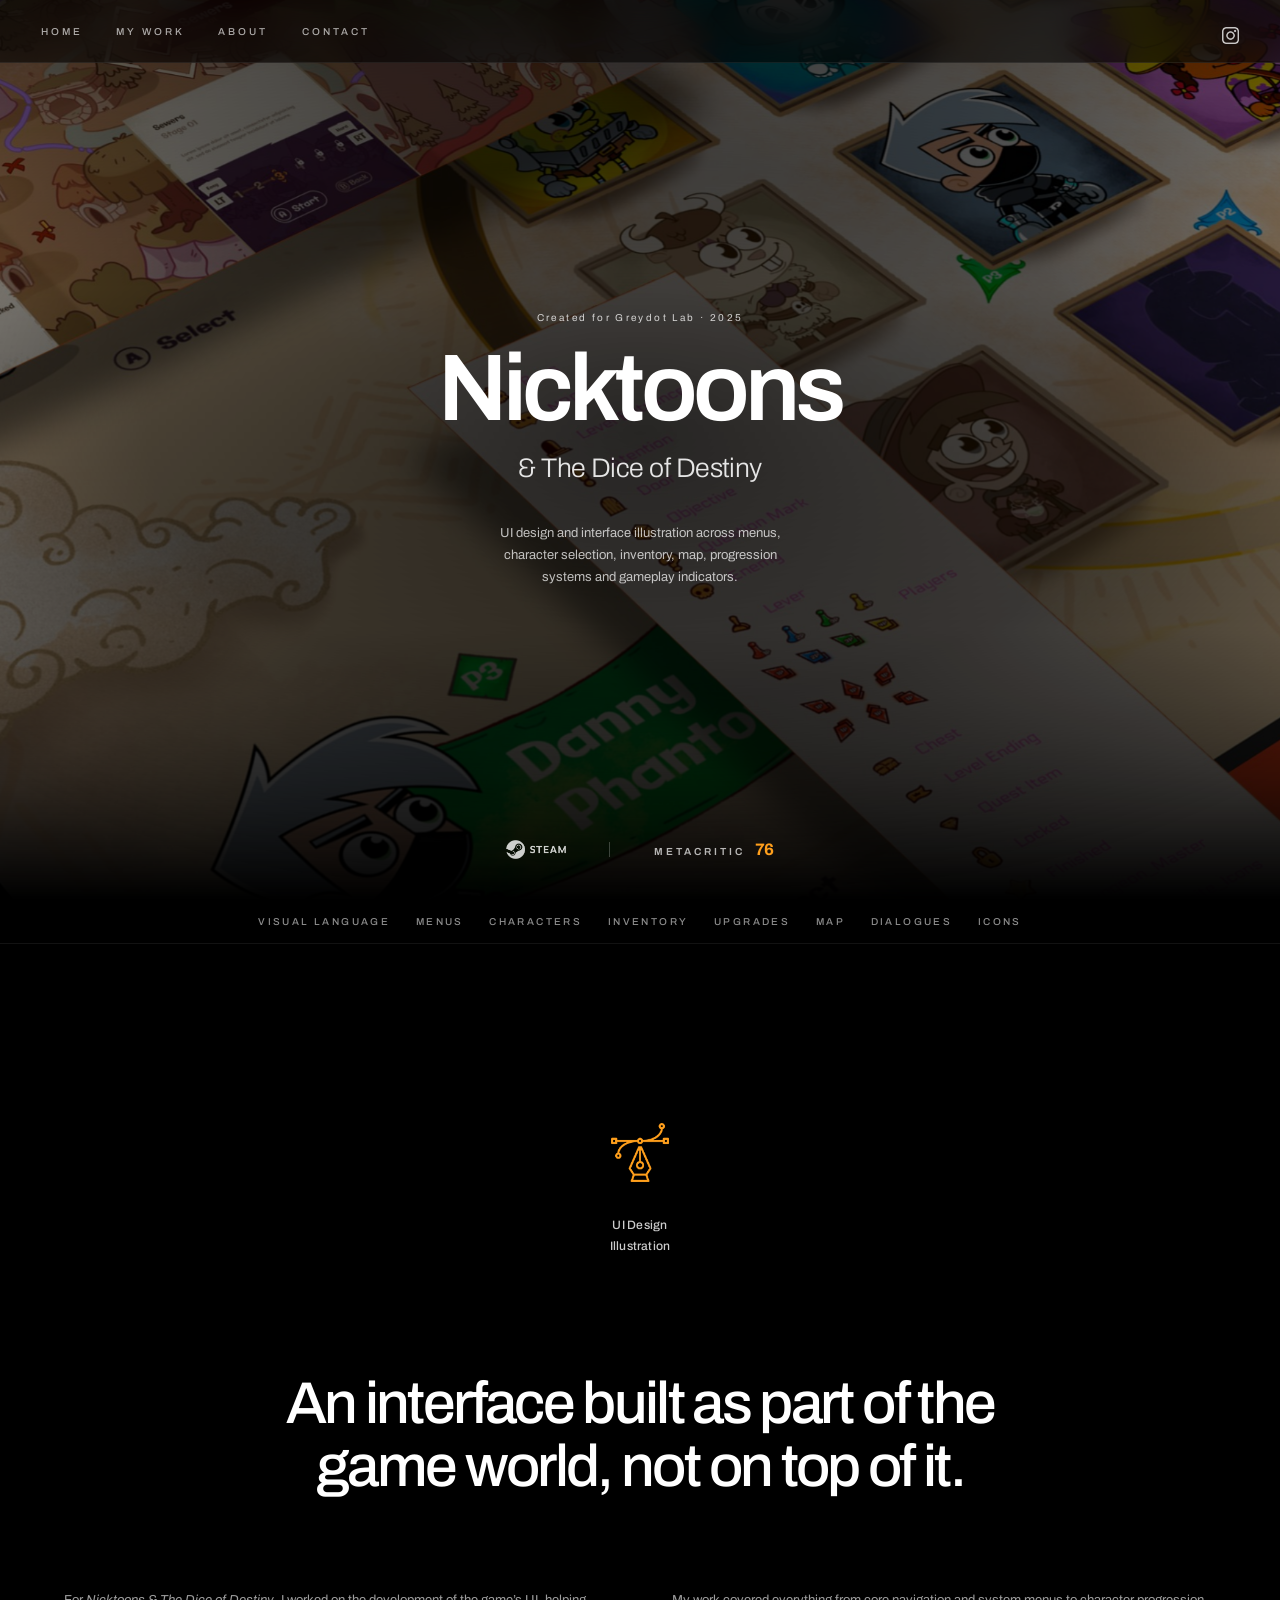
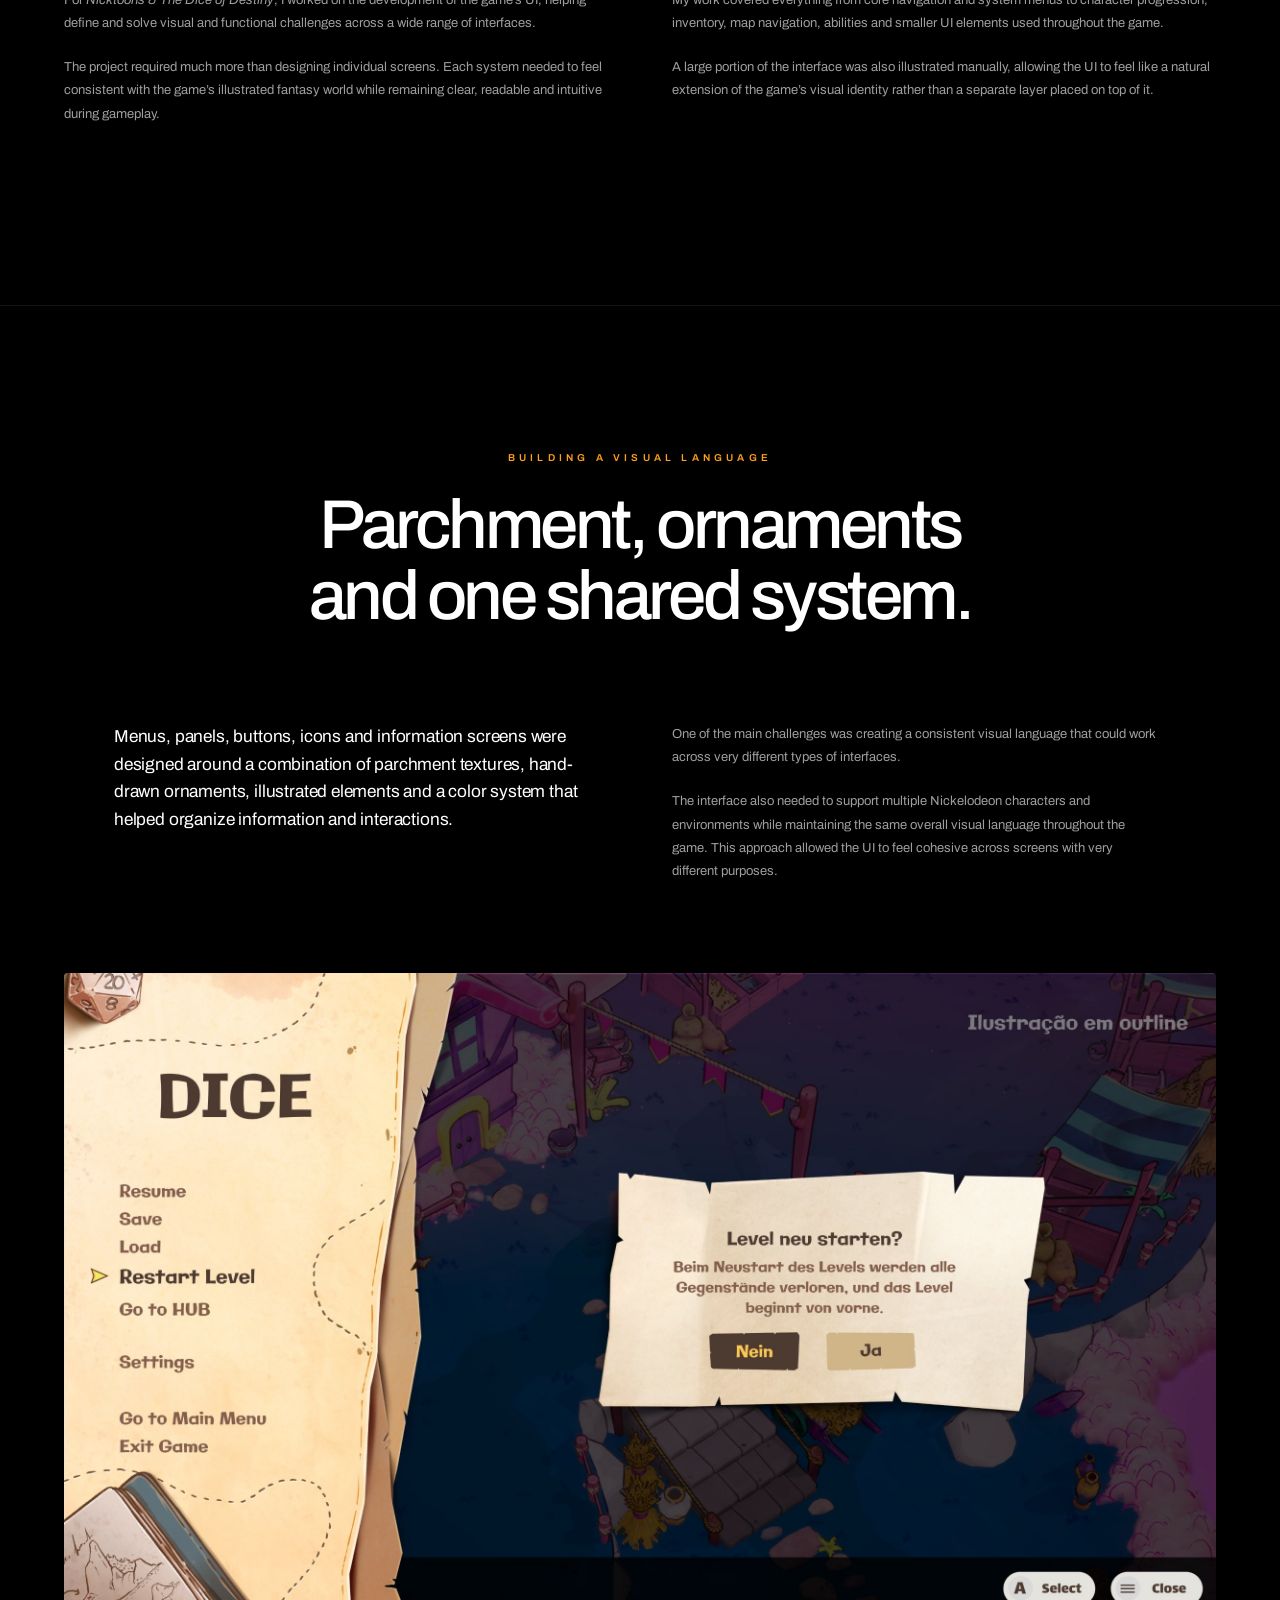
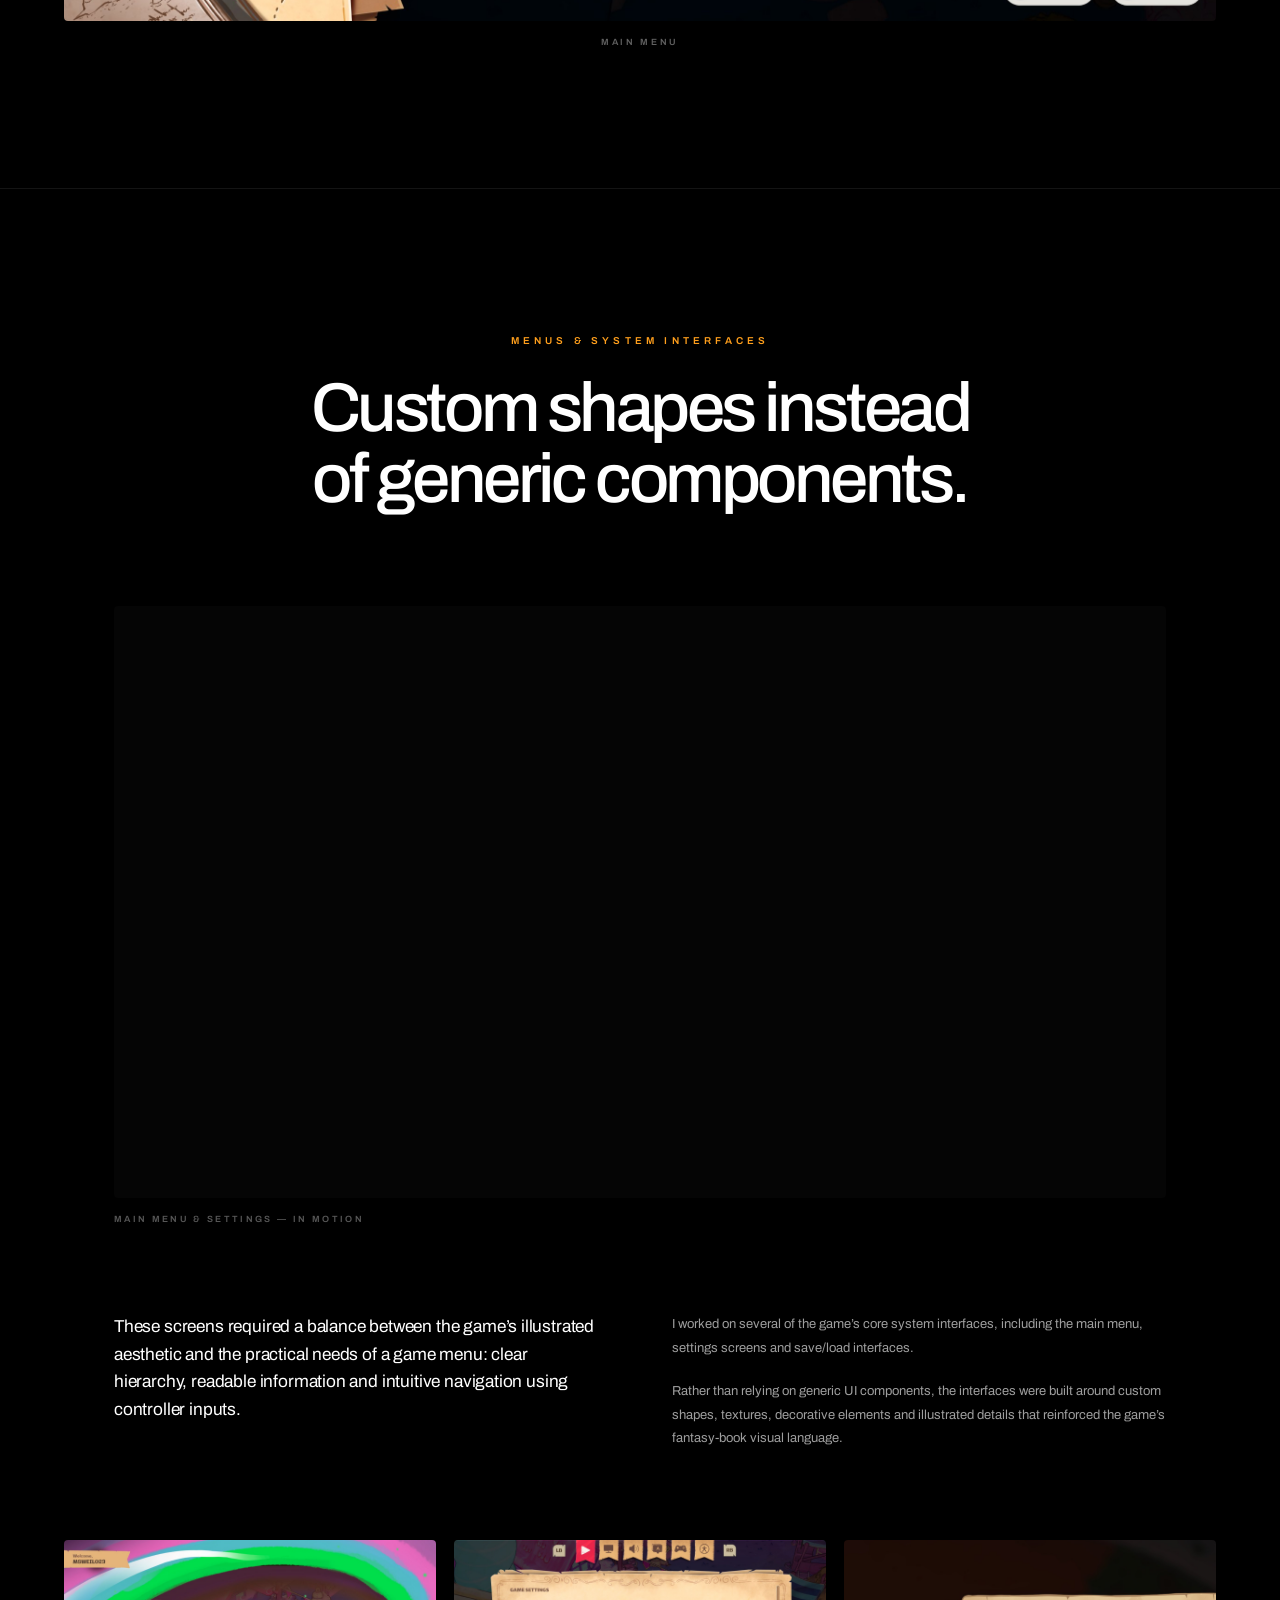
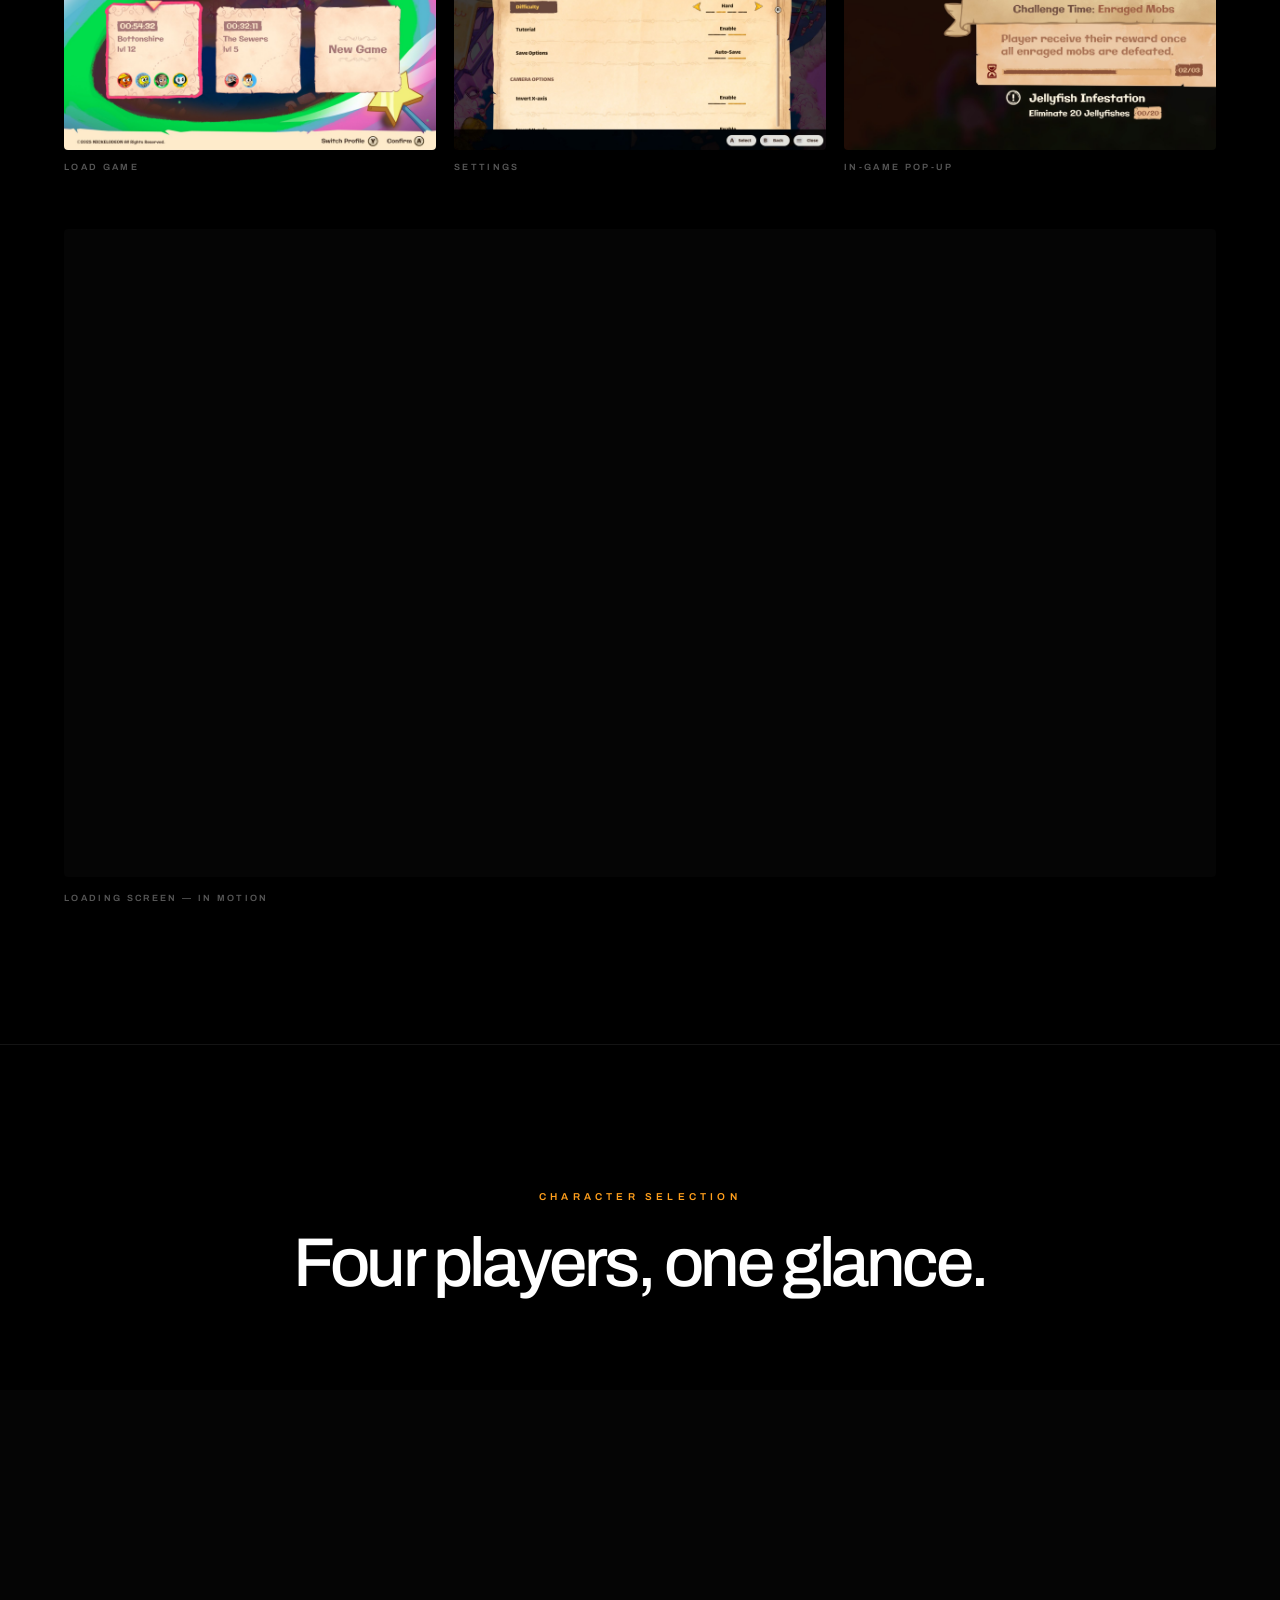
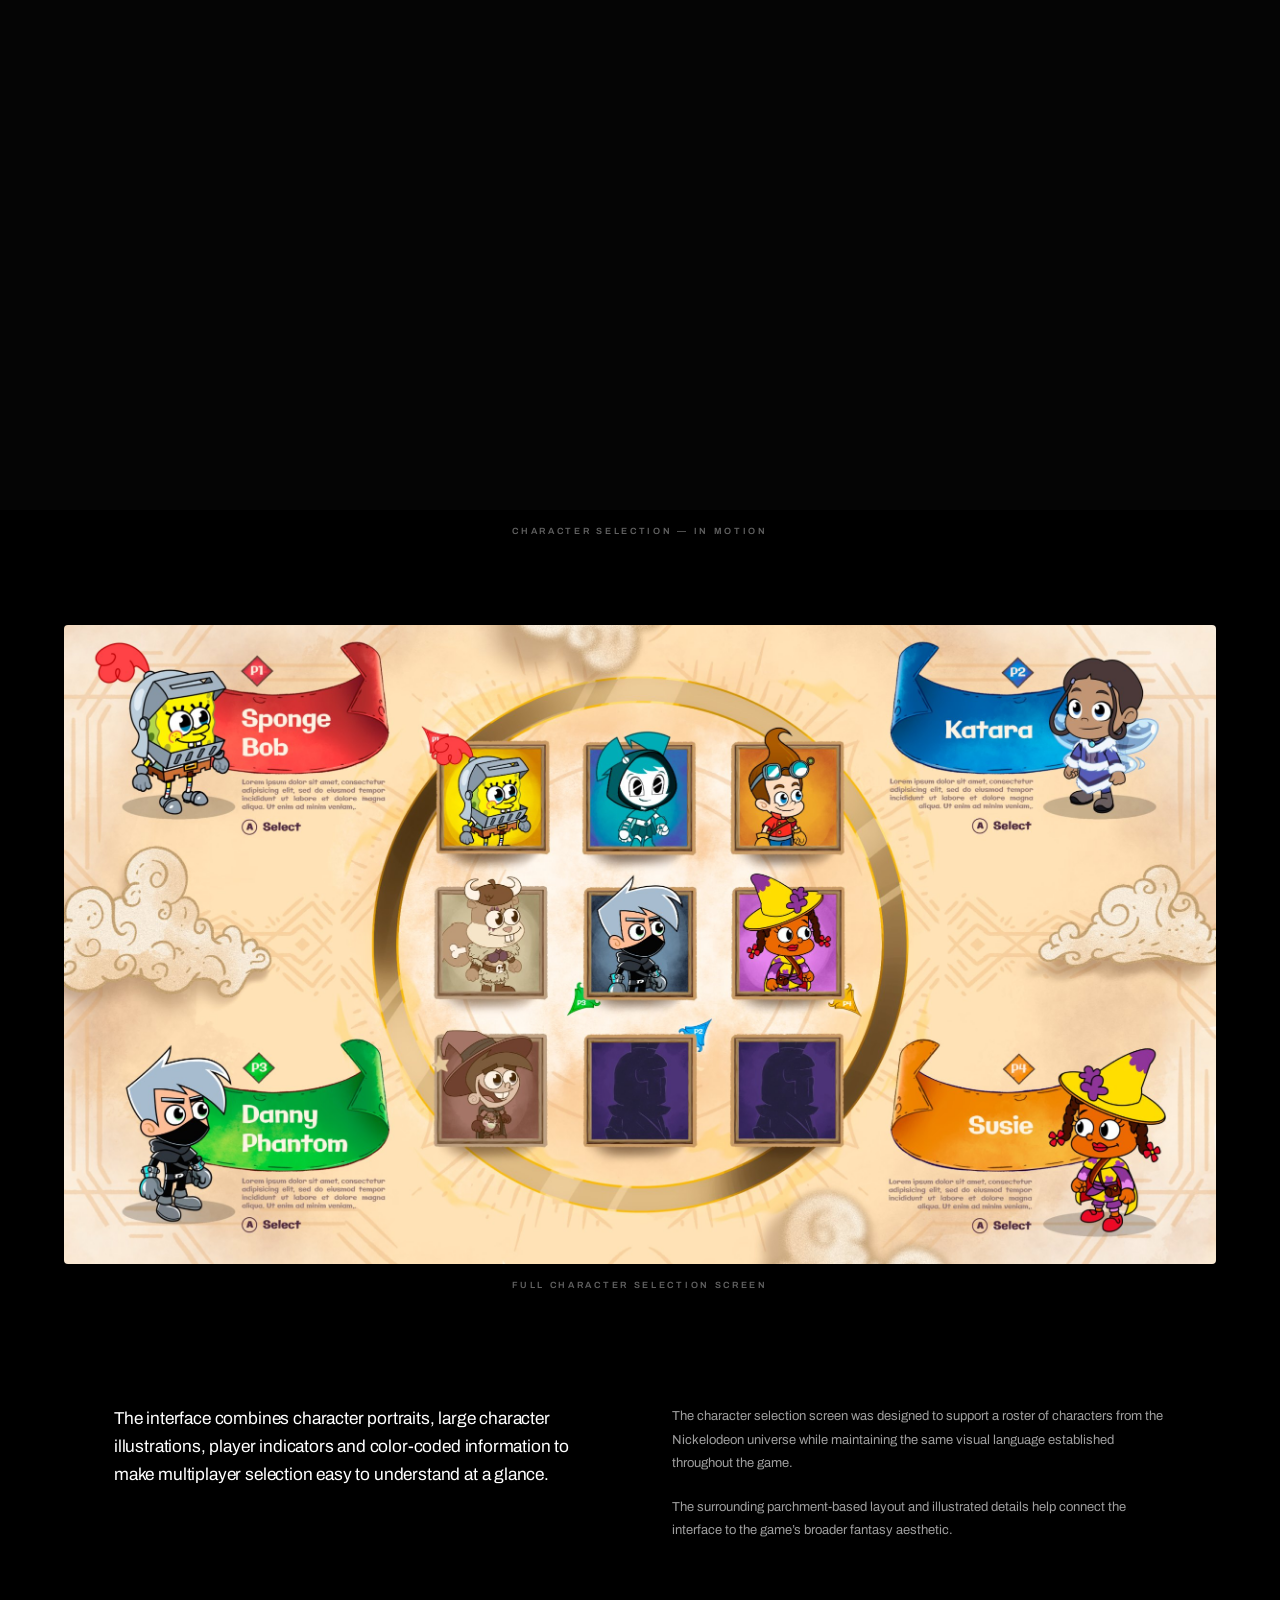
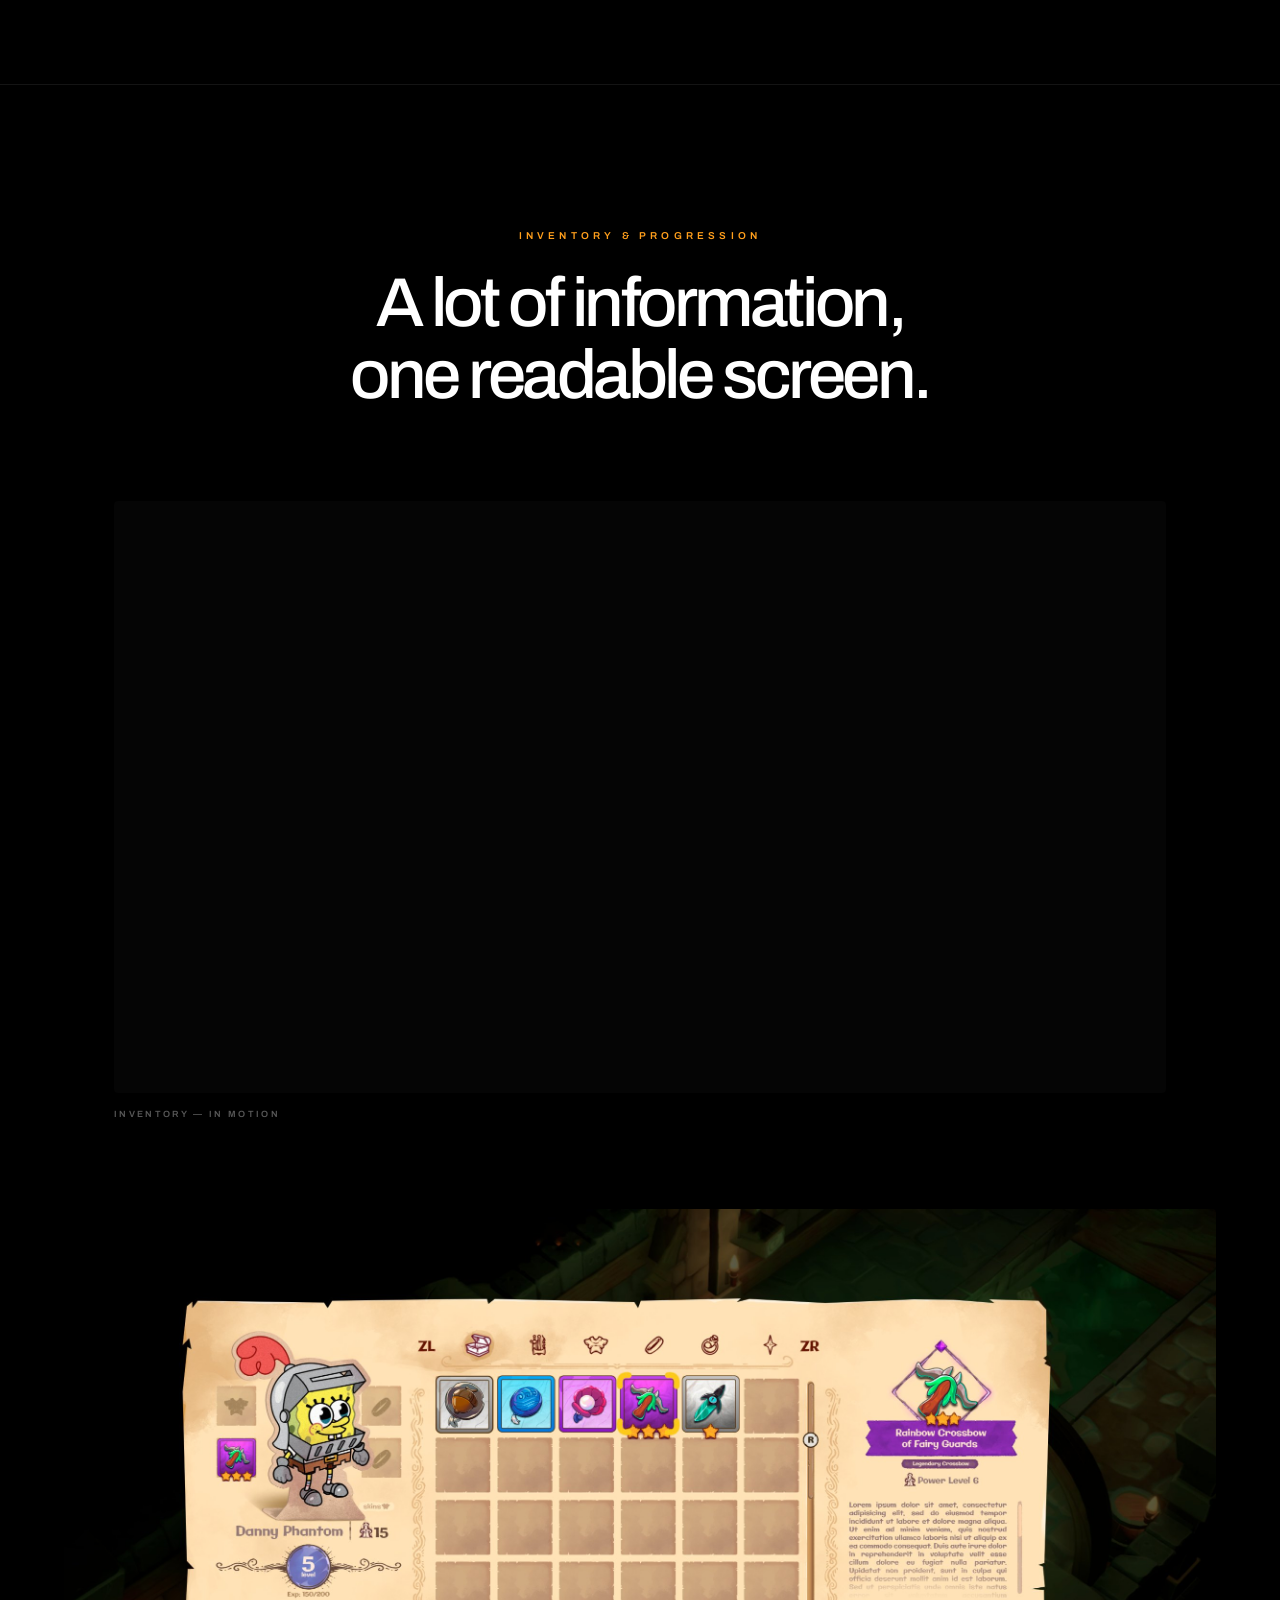
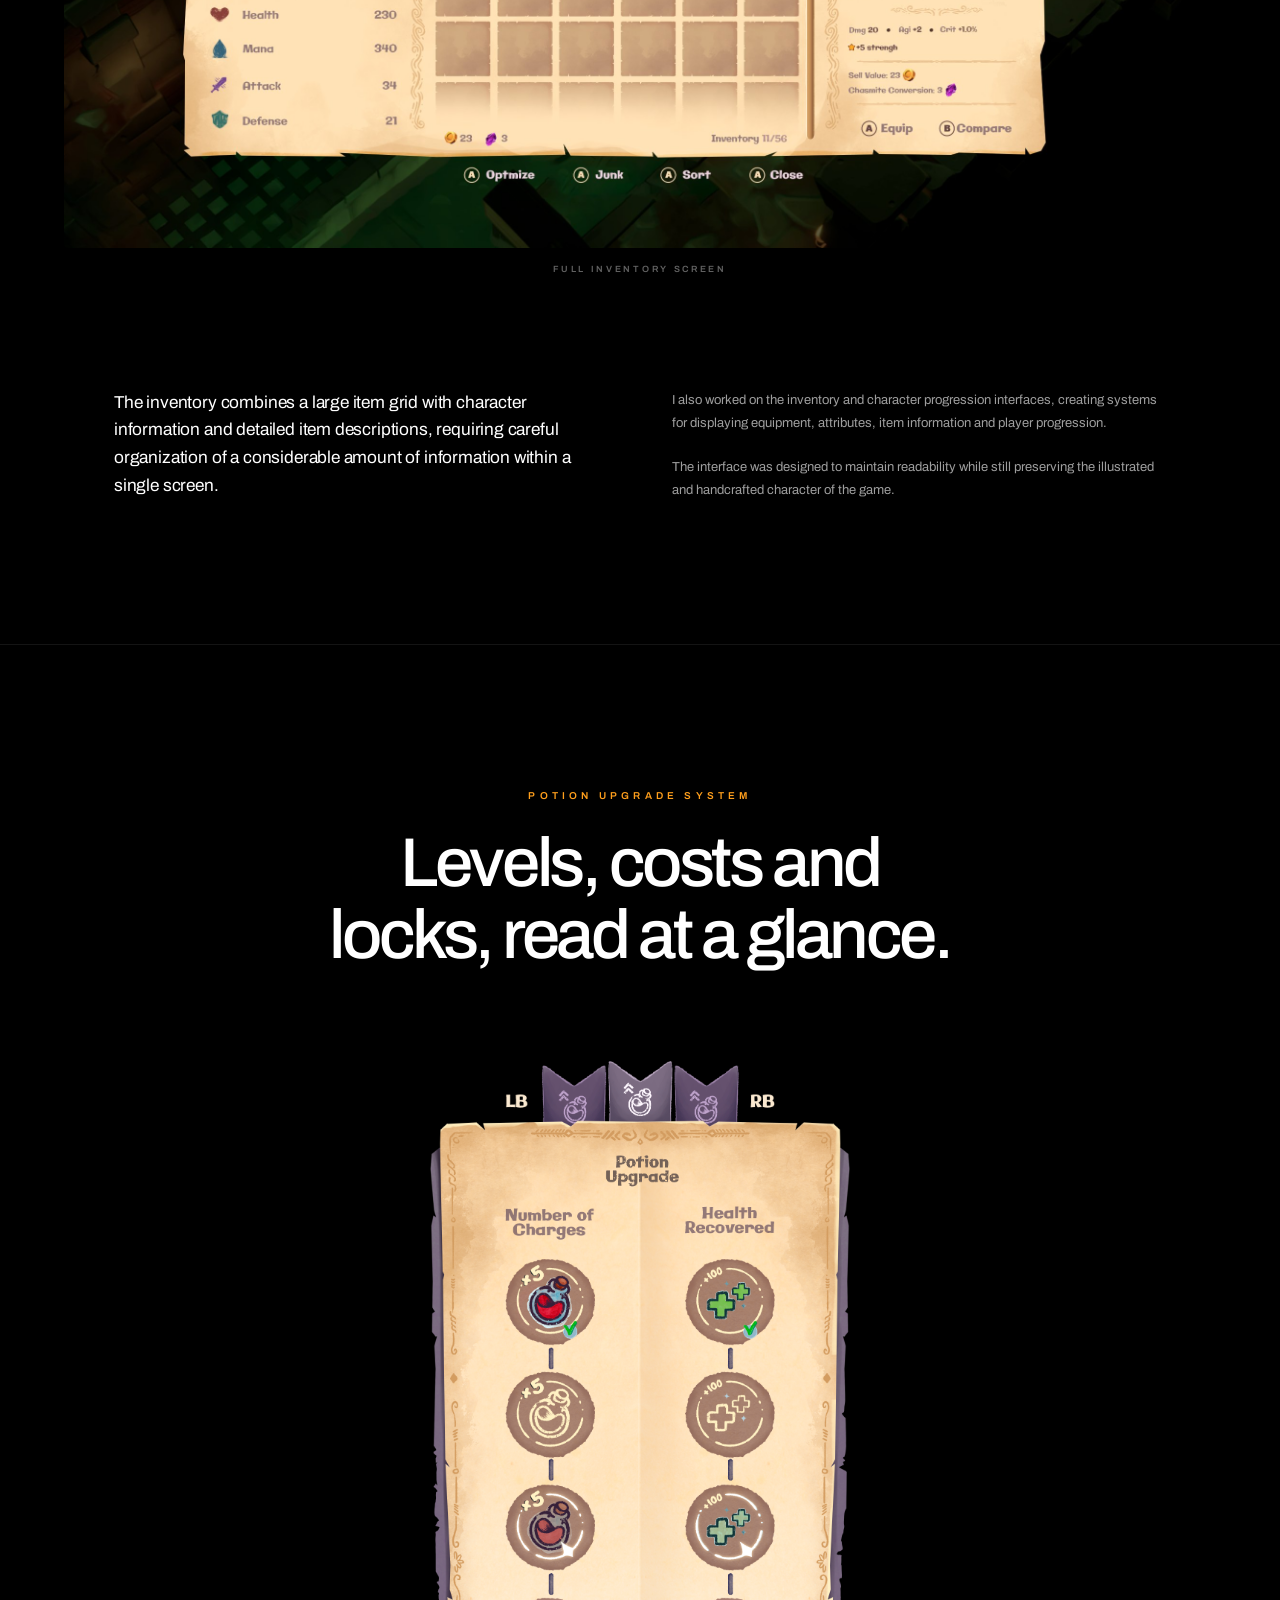
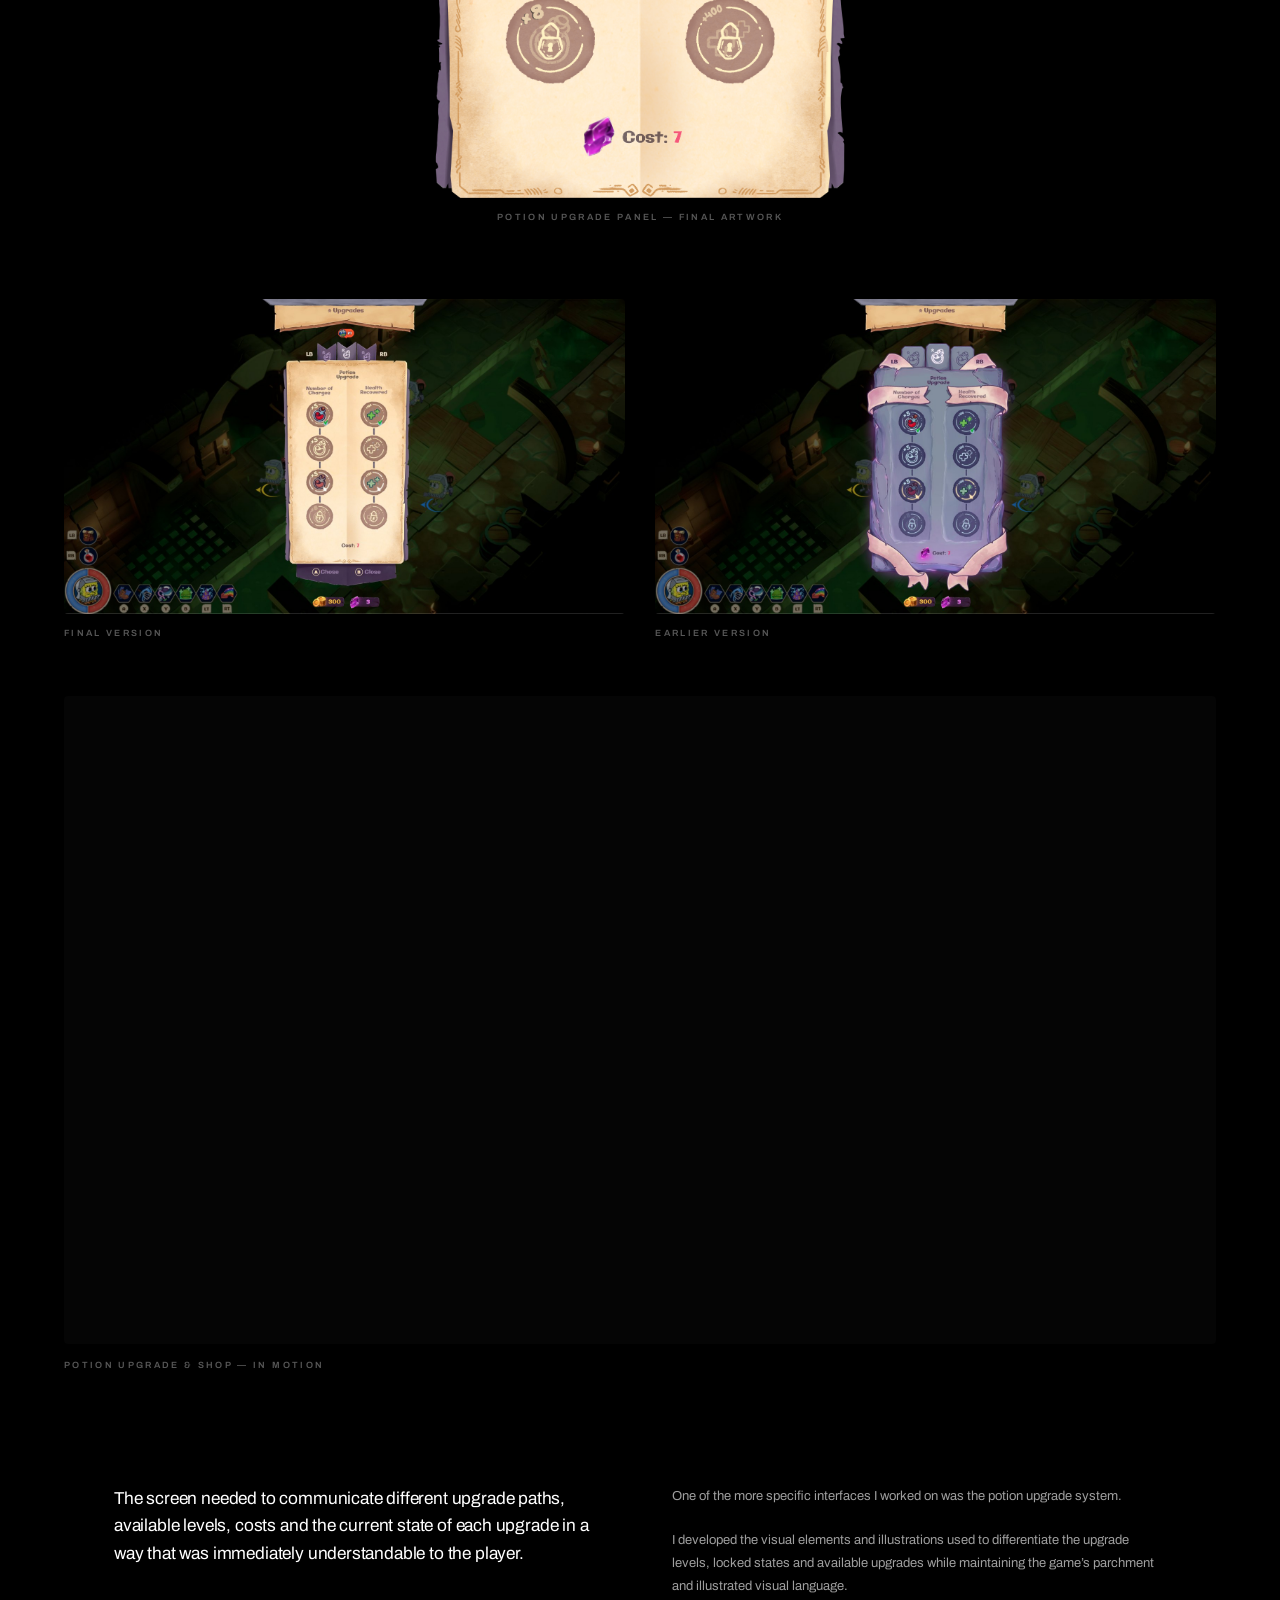
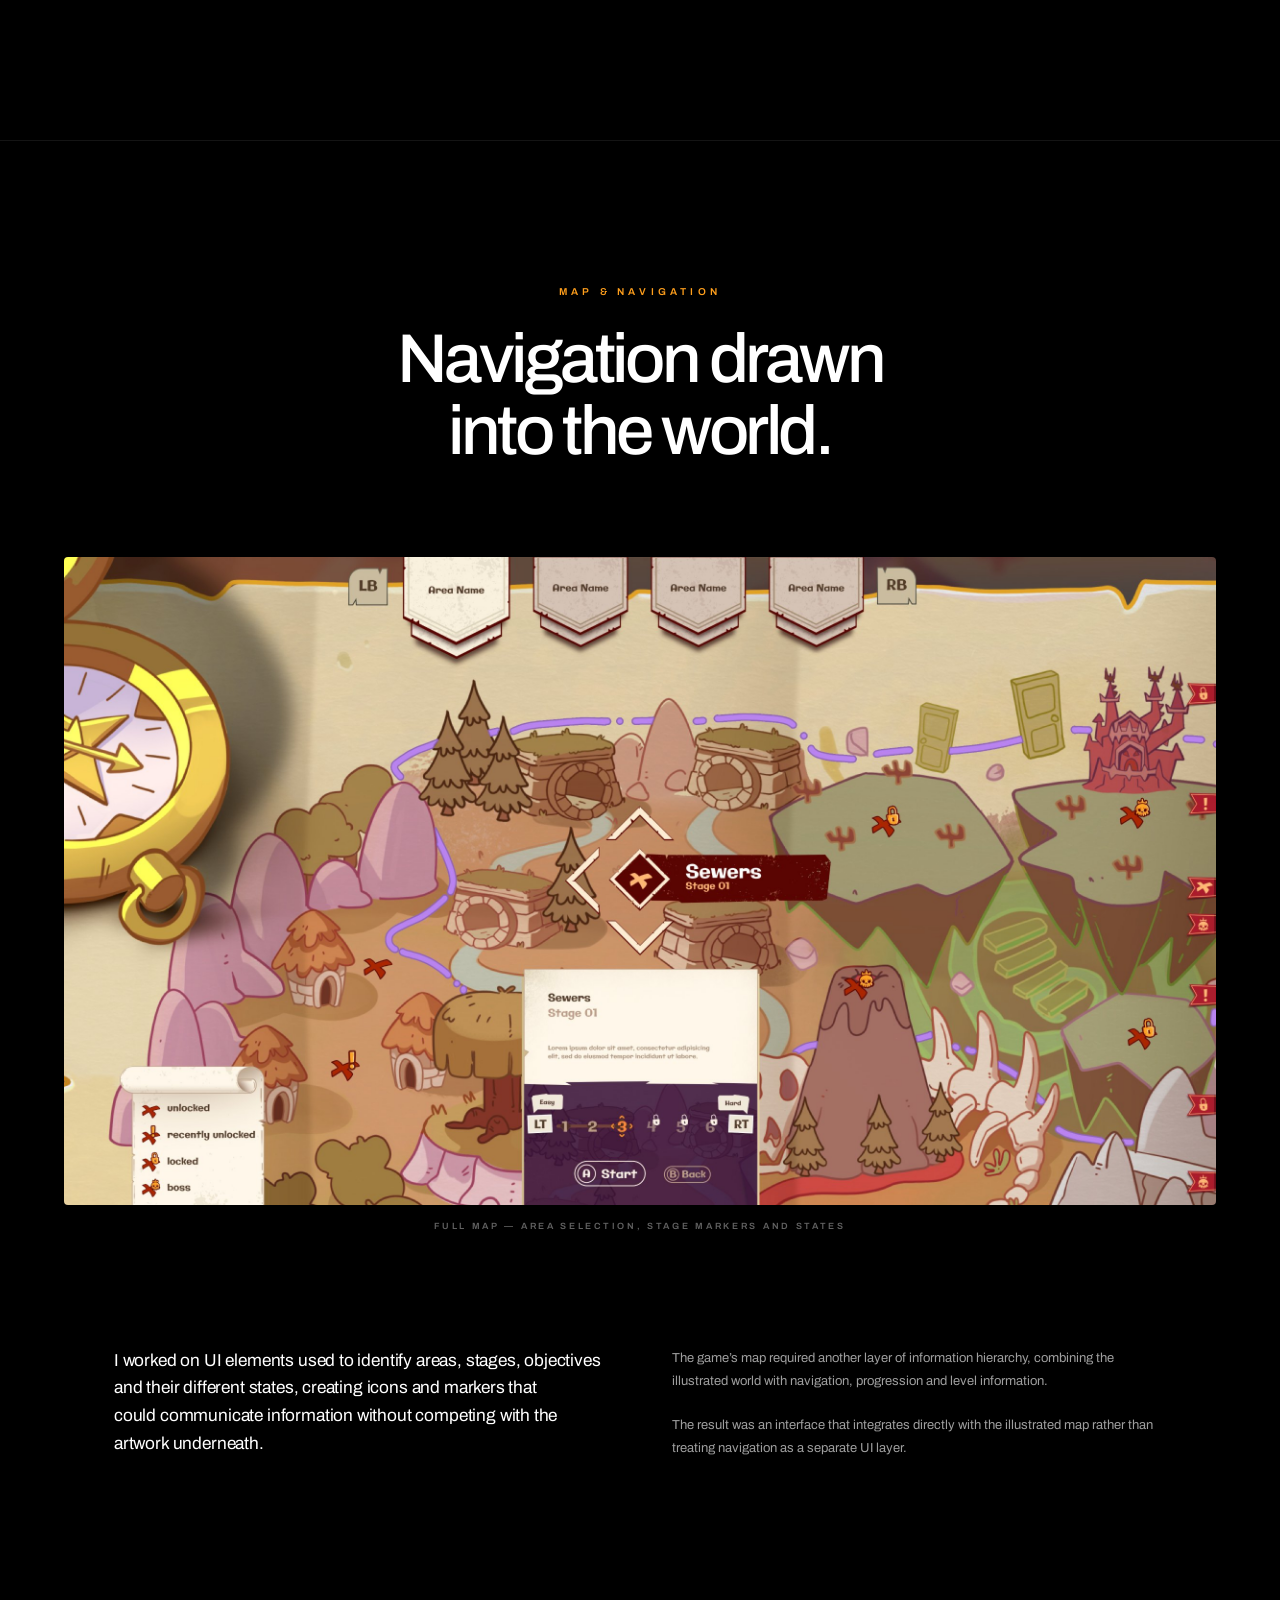
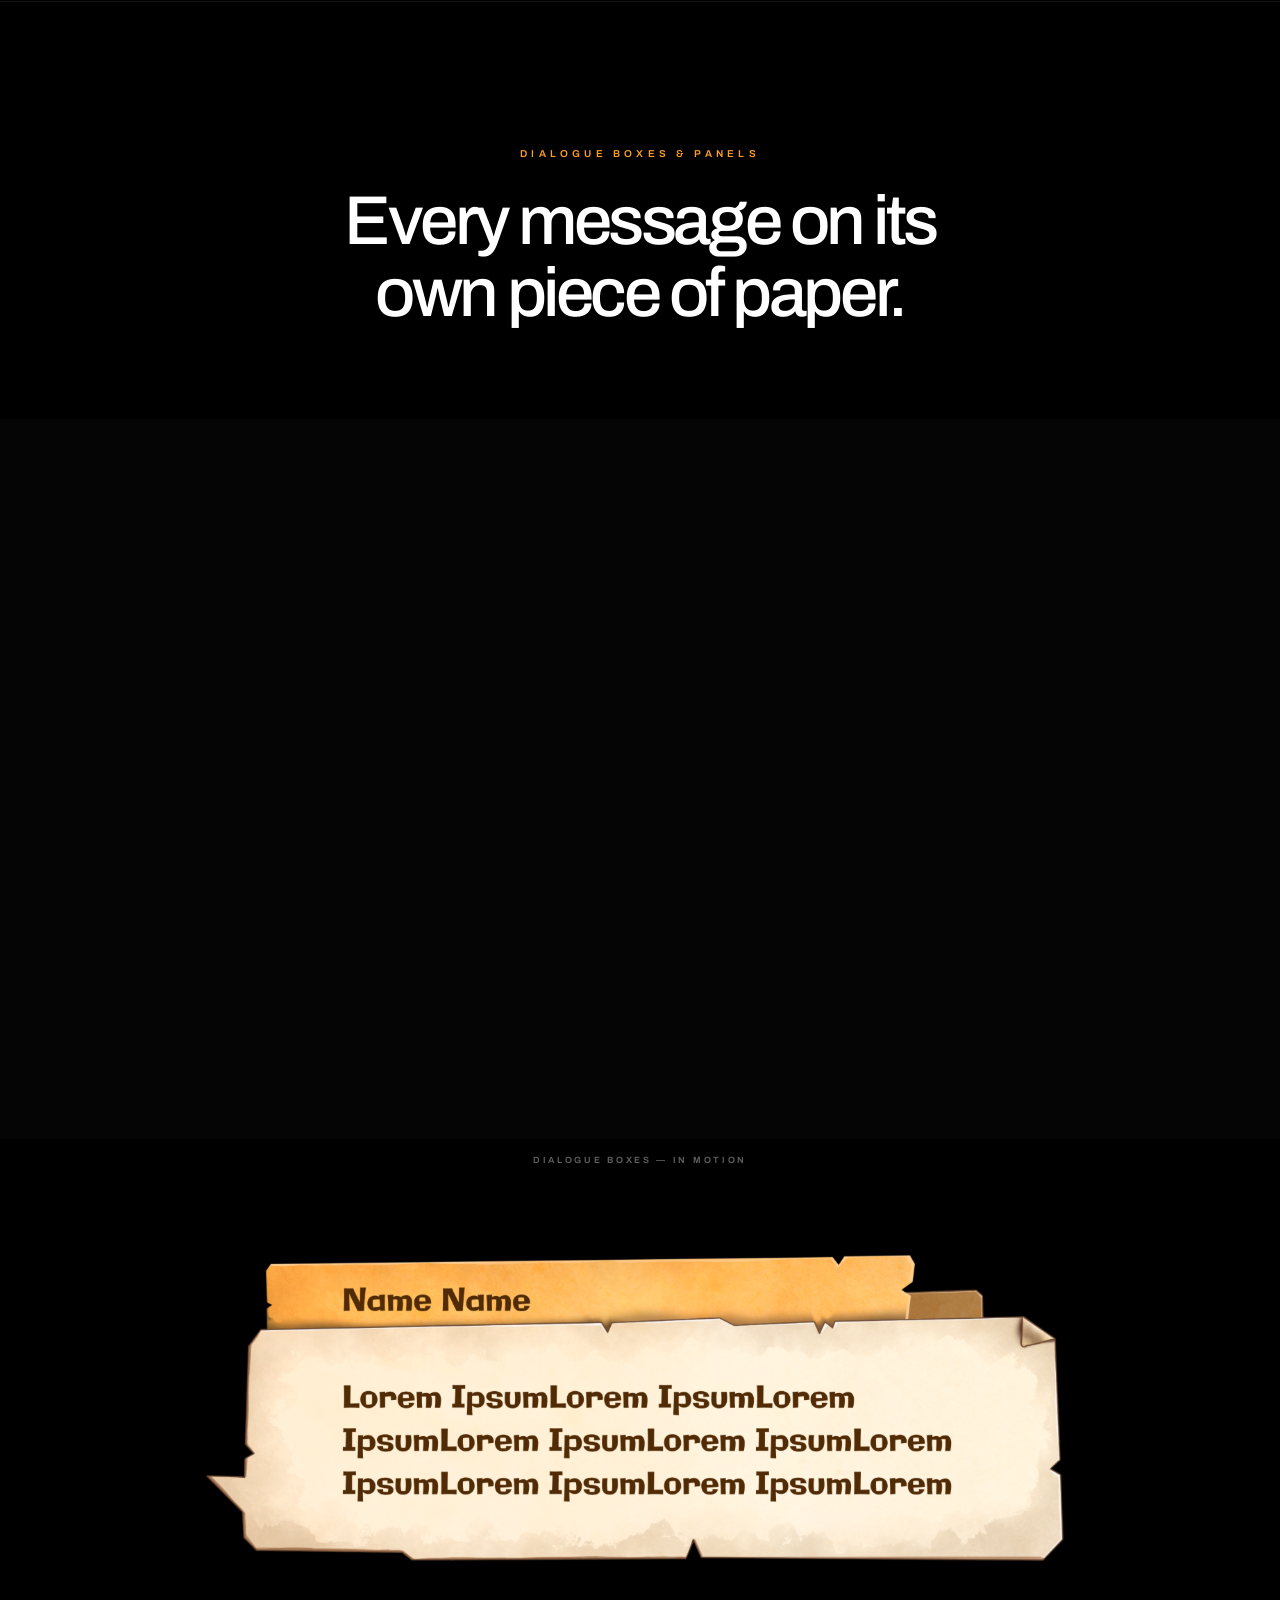
<file: Nicktoons.dc.html>
<!DOCTYPE html>
<html>
<head>
<meta charset="utf-8">
<meta name="viewport" content="width=device-width, initial-scale=1">
<script src="./support.js"></script>
</head>
<body>
<x-dc>
<helmet>
<link rel="preconnect" href="https://fonts.googleapis.com">
<link rel="preconnect" href="https://fonts.gstatic.com" crossorigin="">
<link href="https://fonts.googleapis.com/css2?family=Archivo:wght@300;400;500;600;700&amp;display=swap" rel="stylesheet">
<style>
  html, body { margin:0; padding:0; background:#000; }
  body { font-family: Archivo, "Helvetica Neue", Helvetica, sans-serif; -webkit-font-smoothing:antialiased; }
  * { box-sizing:border-box; }
  a { color:#ff9f1c; text-decoration:none; }
  a:hover { color:#fff; }
  ::selection { background:#ff9f1c; color:#000; }
  html { scroll-behavior:smooth; }
</style>
</helmet>
<div style="background:#000; color:#fff; position:relative; overflow:hidden">

  <header style="position:fixed; top:0; left:0; right:0; z-index:60; display:flex; align-items:center; justify-content:space-between; padding:clamp(16px,2vw,26px) clamp(18px,3.2vw,46px); gap:16px; backdrop-filter:blur(18px); background:rgba(0,0,0,.55); border-bottom:1px solid rgba(255,255,255,.07)">
    <nav style="display:flex; gap:clamp(16px,2.6vw,38px); align-items:center; flex-wrap:wrap">
      <a href="index.html#home" style="font-size:10px; font-weight:500; letter-spacing:.3em; text-transform:uppercase; color:rgba(255,255,255,.65); white-space:nowrap" style-hover="color:#fff">home</a>
      <a href="index.html#work" style="font-size:10px; font-weight:500; letter-spacing:.3em; text-transform:uppercase; color:rgba(255,255,255,.65); white-space:nowrap" style-hover="color:#fff">my work</a>
      <a href="index.html#about" style="font-size:10px; font-weight:500; letter-spacing:.3em; text-transform:uppercase; color:rgba(255,255,255,.65); white-space:nowrap" style-hover="color:#fff">about</a>
      <a href="index.html#contact" style="font-size:10px; font-weight:500; letter-spacing:.3em; text-transform:uppercase; color:rgba(255,255,255,.65); white-space:nowrap" style-hover="color:#fff">contact</a>
    </nav>
    <div style="display:flex; gap:22px; align-items:center">
      <a href="https://instagram.com/hcelsotz" target="_blank" rel="noreferrer" style="display:grid; place-items:center; width:17px; height:9px; opacity:.8; transition:opacity .3s ease" style-hover="opacity:1">
        <img src="assets/icone_instagram.png" alt="Instagram" style="width:100%; height:100%; object-fit:contain; display:block">
      </a>
    </div>
  </header>

  <section data-screen-label="Hero" style="position:relative; height:100vh; min-height:620px; overflow:hidden">
    <img data-heroparallax="1" src="assets/work-nicktoons.jpg" alt="Nicktoons &amp; The Dice of Destiny" style="position:absolute; inset:0; width:100%; height:100%; object-fit:cover; transform:translate3d(0,0,0) scale(1.1); will-change:transform">
    <div style="position:absolute; inset:0; background:radial-gradient(ellipse 70% 55% at 50% 48%, rgba(0,0,0,.72) 0%, rgba(0,0,0,.5) 55%, rgba(0,0,0,.25) 80%, transparent 100%), linear-gradient(to bottom, rgba(0,0,0,.7) 0%, rgba(0,0,0,.35) 32%, rgba(0,0,0,.55) 70%, #000 100%)"></div>

    <div style="position:absolute; inset:0; display:flex; flex-direction:column; align-items:center; justify-content:center; text-align:center; padding:0 clamp(18px,5vw,90px); gap:clamp(14px,1.6vw,22px)">
      <span style="font-size:clamp(9px,.78vw,12px); font-weight:400; letter-spacing:.24em; color:rgba(255,255,255,.78)">Created for Greydot Lab · 2025</span>
      <h1 style="margin:0; font-size:clamp(40px,7.4vw,132px); font-weight:600; letter-spacing:-.05em; line-height:.94; color:#fff">Nicktoons</h1>
      <p style="margin:0; font-size:clamp(16px,2.1vw,38px); font-weight:300; letter-spacing:-.02em; color:rgba(255,255,255,.88)">&amp; The Dice of Destiny</p>
      <p style="margin:clamp(10px,1.4vw,20px) 0 0; max-width:46ch; font-size:clamp(13px,1vw,16px); font-weight:400; line-height:1.7; color:rgba(255,255,255,.72); text-wrap:pretty">UI design and interface illustration across menus, character selection, inventory, map, progression systems and gameplay indicators.</p>
    </div>

    <div style="position:absolute; left:0; right:0; bottom:clamp(24px,3.2vw,46px); display:flex; justify-content:center; align-items:center; gap:clamp(20px,3.4vw,50px)">
      <img src="assets/nick/logo-steam.png" alt="Steam" style="height:clamp(15px,1.5vw,23px); width:auto; opacity:.8; display:block">
      <span style="display:block; width:1px; height:15px; background:rgba(255,255,255,.22)"></span>
      <span style="display:flex; align-items:baseline; gap:9px; white-space:nowrap">
        <span style="font-size:clamp(9px,.8vw,12px); font-weight:600; letter-spacing:.3em; text-transform:uppercase; color:rgba(255,255,255,.7)">metacritic</span>
        <span style="font-size:clamp(14px,1.3vw,20px); font-weight:700; letter-spacing:-.02em; color:#ff9f1c">76</span>
      </span>
    </div>
  </section>

  <nav data-chapters="1" style="position:sticky; top:clamp(48px,5.4vw,66px); z-index:40; display:flex; justify-content:center; gap:clamp(12px,2vw,30px); flex-wrap:wrap; padding:16px clamp(18px,5vw,90px); background:rgba(0,0,0,.6); backdrop-filter:blur(18px); border-bottom:1px solid rgba(255,255,255,.07)">
    <a href="#language" data-chip="1" style="font-size:10px; font-weight:500; letter-spacing:.24em; text-transform:uppercase; color:rgba(255,255,255,.55); white-space:nowrap" style-hover="color:#fff">visual language</a>
    <a href="#menus" data-chip="1" style="font-size:10px; font-weight:500; letter-spacing:.24em; text-transform:uppercase; color:rgba(255,255,255,.55); white-space:nowrap" style-hover="color:#fff">menus</a>
    <a href="#characters" data-chip="1" style="font-size:10px; font-weight:500; letter-spacing:.24em; text-transform:uppercase; color:rgba(255,255,255,.55); white-space:nowrap" style-hover="color:#fff">characters</a>
    <a href="#inventory" data-chip="1" style="font-size:10px; font-weight:500; letter-spacing:.24em; text-transform:uppercase; color:rgba(255,255,255,.55); white-space:nowrap" style-hover="color:#fff">inventory</a>
    <a href="#upgrades" data-chip="1" style="font-size:10px; font-weight:500; letter-spacing:.24em; text-transform:uppercase; color:rgba(255,255,255,.55); white-space:nowrap" style-hover="color:#fff">upgrades</a>
    <a href="#map" data-chip="1" style="font-size:10px; font-weight:500; letter-spacing:.24em; text-transform:uppercase; color:rgba(255,255,255,.55); white-space:nowrap" style-hover="color:#fff">map</a>
    <a href="#dialogues" data-chip="1" style="font-size:10px; font-weight:500; letter-spacing:.24em; text-transform:uppercase; color:rgba(255,255,255,.55); white-space:nowrap" style-hover="color:#fff">dialogues</a>
    <a href="#icons" data-chip="1" style="font-size:10px; font-weight:500; letter-spacing:.24em; text-transform:uppercase; color:rgba(255,255,255,.55); white-space:nowrap" style-hover="color:#fff">icons</a>
  </nav>

  <section data-screen-label="Discipline" style="padding:clamp(90px,14vw,220px) clamp(18px,5vw,90px)">
    <div data-reveal="1" style="display:flex; flex-direction:column; align-items:center; gap:clamp(20px,2.6vw,36px)">
      <img src="assets/ag/icon-design-green.png" alt="" style="width:clamp(50px,4.6vw,76px); height:clamp(50px,4.6vw,76px); object-fit:contain; display:block">
      <p style="margin:0; text-align:center; font-size:clamp(11px,.95vw,15px); font-weight:500; letter-spacing:.02em; line-height:1.7; color:rgba(255,255,255,.8)">UI Design<br>Illustration</p>
    </div>
    <p data-reveal="1" style="margin:clamp(56px,9vw,140px) auto 0; max-width:24ch; text-align:center; font-size:clamp(28px,4.6vw,76px); font-weight:500; letter-spacing:-.045em; line-height:1.08; color:#fff; text-wrap:balance">An interface built as part of the game world, not on top of it.</p>
    <div data-reveal="1" style="display:grid; grid-template-columns:repeat(2,minmax(0,1fr)); gap:clamp(28px,5vw,90px); align-items:start; width:min(100%,1180px); margin:clamp(46px,7vw,110px) auto 0">
      <div style="display:flex; flex-direction:column; gap:clamp(14px,1.6vw,22px); font-size:clamp(13px,1vw,16px); line-height:1.8; color:rgba(255,255,255,.62); text-wrap:pretty">
        <p style="margin:0">For <em>Nicktoons &amp; The Dice of Destiny</em>, I worked on the development of the game’s UI, helping define and solve visual and functional challenges across a wide range of interfaces.</p>
        <p style="margin:0">The project required much more than designing individual screens. Each system needed to feel consistent with the game’s illustrated fantasy world while remaining clear, readable and intuitive during gameplay.</p>
      </div>
      <div style="display:flex; flex-direction:column; gap:clamp(14px,1.6vw,22px); font-size:clamp(13px,1vw,16px); line-height:1.8; color:rgba(255,255,255,.62); text-wrap:pretty">
        <p style="margin:0">My work covered everything from core navigation and system menus to character progression, inventory, map navigation, abilities and smaller UI elements used throughout the game.</p>
        <p style="margin:0">A large portion of the interface was also illustrated manually, allowing the UI to feel like a natural extension of the game’s visual identity rather than a separate layer placed on top of it.</p>
      </div>
    </div>
  </section>

  <section id="language" data-screen-label="Visual Language" style="padding:clamp(70px,11vw,170px) 0; border-top:1px solid rgba(255,255,255,.08)">
    <div style="text-align:center; padding:0 clamp(18px,5vw,90px)">
      <span style="font-size:10px; font-weight:600; letter-spacing:.42em; text-transform:uppercase; color:#ff9f1c">building a visual language</span>
      <h2 data-reveal="1" style="margin:clamp(16px,2vw,28px) auto 0; max-width:20ch; font-size:clamp(32px,5.4vw,92px); font-weight:500; letter-spacing:-.05em; line-height:1.04; color:#fff; text-wrap:balance">Parchment, ornaments and one shared system.</h2>
    </div>

    <div data-reveal="1" style="display:grid; grid-template-columns:repeat(2,minmax(0,1fr)); gap:clamp(28px,5vw,90px); align-items:start; width:min(100%,1180px); margin:clamp(46px,7vw,110px) auto 0; padding:0 clamp(18px,5vw,90px)">
      <p style="margin:0; font-size:clamp(15px,1.35vw,22px); font-weight:400; line-height:1.6; letter-spacing:-.01em; color:#fff; text-wrap:pretty">Menus, panels, buttons, icons and information screens were designed around a combination of parchment textures, hand-drawn ornaments, illustrated elements and a color system that helped organize information and interactions.</p>
      <div style="display:flex; flex-direction:column; gap:clamp(14px,1.6vw,22px); font-size:clamp(13px,1vw,16px); line-height:1.8; color:rgba(255,255,255,.62); text-wrap:pretty">
        <p style="margin:0">One of the main challenges was creating a consistent visual language that could work across very different types of interfaces.</p>
        <p style="margin:0">The interface also needed to support multiple Nickelodeon characters and environments while maintaining the same overall visual language throughout the game. This approach allowed the UI to feel cohesive across screens with very different purposes.</p>
      </div>
    </div>

    <div data-reveal="1" style="margin:clamp(46px,7vw,110px) clamp(18px,5vw,90px) 0">
      <img src="assets/nick/menu.jpg" alt="Main menu" loading="lazy" decoding="async" style="width:100%; height:auto; display:block; border-radius:4px">
      <p style="margin:16px 0 0; text-align:center; font-size:9px; font-weight:600; letter-spacing:.3em; text-transform:uppercase; color:rgba(255,255,255,.38)">main menu</p>
    </div>
  </section>

  <section id="menus" data-screen-label="Menus" style="padding:clamp(70px,11vw,170px) 0; border-top:1px solid rgba(255,255,255,.08)">
    <div style="text-align:center; padding:0 clamp(18px,5vw,90px)">
      <span style="font-size:10px; font-weight:600; letter-spacing:.42em; text-transform:uppercase; color:#ff9f1c">menus &amp; system interfaces</span>
      <h2 data-reveal="1" style="margin:clamp(16px,2vw,28px) auto 0; max-width:20ch; font-size:clamp(32px,5.4vw,92px); font-weight:500; letter-spacing:-.05em; line-height:1.04; color:#fff; text-wrap:balance">Custom shapes instead of generic components.</h2>
    </div>

    <div data-reveal="1" style="width:min(100%,1180px); margin:clamp(46px,7vw,110px) auto 0; padding:0 clamp(18px,5vw,90px)">
      <video data-lazyvid="1" src="assets/nick/vid/menu-settings.mp4" muted="" loop="" playsinline="" preload="none" style="width:100%; aspect-ratio:16/9; object-fit:cover; display:block; background:#050505; border-radius:4px"></video>
      <p style="margin:16px 0 0; font-size:9px; font-weight:600; letter-spacing:.26em; text-transform:uppercase; color:rgba(255,255,255,.34)">main menu &amp; settings — in motion</p>
    </div>

    <div data-reveal="1" style="display:grid; grid-template-columns:repeat(2,minmax(0,1fr)); gap:clamp(28px,5vw,90px); align-items:start; width:min(100%,1180px); margin:clamp(46px,7vw,110px) auto 0; padding:0 clamp(18px,5vw,90px)">
      <p style="margin:0; font-size:clamp(15px,1.35vw,22px); font-weight:400; line-height:1.6; letter-spacing:-.01em; color:#fff; text-wrap:pretty">These screens required a balance between the game’s illustrated aesthetic and the practical needs of a game menu: clear hierarchy, readable information and intuitive navigation using controller inputs.</p>
      <div style="display:flex; flex-direction:column; gap:clamp(14px,1.6vw,22px); font-size:clamp(13px,1vw,16px); line-height:1.8; color:rgba(255,255,255,.62); text-wrap:pretty">
        <p style="margin:0">I worked on several of the game’s core system interfaces, including the main menu, settings screens and save/load interfaces.</p>
        <p style="margin:0">Rather than relying on generic UI components, the interfaces were built around custom shapes, textures, decorative elements and illustrated details that reinforced the game’s fantasy-book visual language.</p>
      </div>
    </div>

    <div data-reveal="1" style="display:grid; grid-template-columns:repeat(3,minmax(0,1fr)); gap:clamp(12px,1.4vw,22px); margin:clamp(46px,7vw,110px) clamp(18px,5vw,90px) 0">
      <div>
        <img src="assets/nick/loadgame.jpg" alt="Load game screen" loading="lazy" decoding="async" style="width:100%; aspect-ratio:16/9; object-fit:cover; display:block; border-radius:4px">
        <p style="margin:12px 0 0; font-size:9px; font-weight:600; letter-spacing:.26em; text-transform:uppercase; color:rgba(255,255,255,.34)">load game</p>
      </div>
      <div>
        <img src="assets/nick/settings.jpg" alt="Settings screen" loading="lazy" decoding="async" style="width:100%; aspect-ratio:16/9; object-fit:cover; display:block; border-radius:4px">
        <p style="margin:12px 0 0; font-size:9px; font-weight:600; letter-spacing:.26em; text-transform:uppercase; color:rgba(255,255,255,.34)">settings</p>
      </div>
      <div>
        <img src="assets/nick/challenge.jpg" alt="In-game pop-up" loading="lazy" decoding="async" style="width:100%; aspect-ratio:16/9; object-fit:cover; display:block; border-radius:4px">
        <p style="margin:12px 0 0; font-size:9px; font-weight:600; letter-spacing:.26em; text-transform:uppercase; color:rgba(255,255,255,.34)">in-game pop-up</p>
      </div>
    </div>

    <div data-reveal="1" style="display:flex; justify-content:center; margin:clamp(30px,4.5vw,70px) clamp(18px,5vw,90px) 0">
      <div style="width:min(100%,1380px)">
        <video data-lazyvid="1" src="assets/nick/vid/loading.mp4" muted="" loop="" playsinline="" preload="none" style="width:100%; aspect-ratio:16/9; object-fit:cover; display:block; background:#050505; border-radius:4px"></video>
        <p style="margin:16px 0 0; font-size:9px; font-weight:600; letter-spacing:.26em; text-transform:uppercase; color:rgba(255,255,255,.34)">loading screen — in motion</p>
      </div>
    </div>
  </section>

  <section id="characters" data-screen-label="Character Selection" style="padding:clamp(70px,11vw,170px) 0; border-top:1px solid rgba(255,255,255,.08)">
    <div style="text-align:center; padding:0 clamp(18px,5vw,90px)">
      <span style="font-size:10px; font-weight:600; letter-spacing:.42em; text-transform:uppercase; color:#ff9f1c">character selection</span>
      <h2 data-reveal="1" style="margin:clamp(16px,2vw,28px) auto 0; max-width:20ch; font-size:clamp(32px,5.4vw,92px); font-weight:500; letter-spacing:-.05em; line-height:1.04; color:#fff; text-wrap:balance">Four players, one glance.</h2>
    </div>

    <div data-reveal="1" style="margin:clamp(46px,7vw,110px) 0 0">
      <video data-lazyvid="1" src="assets/nick/vid/character-selection.mp4" muted="" loop="" playsinline="" preload="none" style="width:100%; aspect-ratio:16/9; object-fit:cover; display:block; background:#050505"></video>
      <p style="margin:16px clamp(18px,5vw,90px) 0; text-align:center; font-size:9px; font-weight:600; letter-spacing:.3em; text-transform:uppercase; color:rgba(255,255,255,.38)">character selection — in motion</p>
    </div>

    <div data-reveal="1" style="margin:clamp(46px,7vw,110px) clamp(18px,5vw,90px) 0">
      <img src="assets/nick/character-selection.jpg" alt="Character selection screen" loading="lazy" decoding="async" style="width:100%; height:auto; display:block; border-radius:4px">
      <p style="margin:16px 0 0; text-align:center; font-size:9px; font-weight:600; letter-spacing:.3em; text-transform:uppercase; color:rgba(255,255,255,.38)">full character selection screen</p>
    </div>

    <div data-reveal="1" style="display:grid; grid-template-columns:repeat(2,minmax(0,1fr)); gap:clamp(28px,5vw,90px); align-items:start; width:min(100%,1180px); margin:clamp(56px,9vw,140px) auto 0; padding:0 clamp(18px,5vw,90px)">
      <p style="margin:0; font-size:clamp(15px,1.35vw,22px); font-weight:400; line-height:1.6; letter-spacing:-.01em; color:#fff; text-wrap:pretty">The interface combines character portraits, large character illustrations, player indicators and color-coded information to make multiplayer selection easy to understand at a glance.</p>
      <div style="display:flex; flex-direction:column; gap:clamp(14px,1.6vw,22px); font-size:clamp(13px,1vw,16px); line-height:1.8; color:rgba(255,255,255,.62); text-wrap:pretty">
        <p style="margin:0">The character selection screen was designed to support a roster of characters from the Nickelodeon universe while maintaining the same visual language established throughout the game.</p>
        <p style="margin:0">The surrounding parchment-based layout and illustrated details help connect the interface to the game’s broader fantasy aesthetic.</p>
      </div>
    </div>
  </section>

  <section id="inventory" data-screen-label="Inventory" style="padding:clamp(70px,11vw,170px) 0; border-top:1px solid rgba(255,255,255,.08)">
    <div style="text-align:center; padding:0 clamp(18px,5vw,90px)">
      <span style="font-size:10px; font-weight:600; letter-spacing:.42em; text-transform:uppercase; color:#ff9f1c">inventory &amp; progression</span>
      <h2 data-reveal="1" style="margin:clamp(16px,2vw,28px) auto 0; max-width:20ch; font-size:clamp(32px,5.4vw,92px); font-weight:500; letter-spacing:-.05em; line-height:1.04; color:#fff; text-wrap:balance">A lot of information, one readable screen.</h2>
    </div>

    <div data-reveal="1" style="width:min(100%,1180px); margin:clamp(46px,7vw,110px) auto 0; padding:0 clamp(18px,5vw,90px)">
      <video data-lazyvid="1" src="assets/nick/vid/inventory.mp4" muted="" loop="" playsinline="" preload="none" style="width:100%; aspect-ratio:16/9; object-fit:cover; display:block; background:#050505; border-radius:4px"></video>
      <p style="margin:16px 0 0; font-size:9px; font-weight:600; letter-spacing:.26em; text-transform:uppercase; color:rgba(255,255,255,.34)">inventory — in motion</p>
    </div>

    <div data-reveal="1" style="margin:clamp(46px,7vw,110px) clamp(18px,5vw,90px) 0">
      <img src="assets/nick/inventory.jpg" alt="Inventory screen" loading="lazy" decoding="async" style="width:100%; height:auto; display:block; border-radius:4px">
      <p style="margin:16px 0 0; text-align:center; font-size:9px; font-weight:600; letter-spacing:.3em; text-transform:uppercase; color:rgba(255,255,255,.38)">full inventory screen</p>
    </div>

    <div data-reveal="1" style="display:grid; grid-template-columns:repeat(2,minmax(0,1fr)); gap:clamp(28px,5vw,90px); align-items:start; width:min(100%,1180px); margin:clamp(56px,9vw,140px) auto 0; padding:0 clamp(18px,5vw,90px)">
      <p style="margin:0; font-size:clamp(15px,1.35vw,22px); font-weight:400; line-height:1.6; letter-spacing:-.01em; color:#fff; text-wrap:pretty">The inventory combines a large item grid with character information and detailed item descriptions, requiring careful organization of a considerable amount of information within a single screen.</p>
      <div style="display:flex; flex-direction:column; gap:clamp(14px,1.6vw,22px); font-size:clamp(13px,1vw,16px); line-height:1.8; color:rgba(255,255,255,.62); text-wrap:pretty">
        <p style="margin:0">I also worked on the inventory and character progression interfaces, creating systems for displaying equipment, attributes, item information and player progression.</p>
        <p style="margin:0">The interface was designed to maintain readability while still preserving the illustrated and handcrafted character of the game.</p>
      </div>
    </div>
  </section>

  <section id="upgrades" data-screen-label="Potion Upgrade" style="padding:clamp(70px,11vw,170px) 0; border-top:1px solid rgba(255,255,255,.08)">
    <div style="text-align:center; padding:0 clamp(18px,5vw,90px)">
      <span style="font-size:10px; font-weight:600; letter-spacing:.42em; text-transform:uppercase; color:#ff9f1c">potion upgrade system</span>
      <h2 data-reveal="1" style="margin:clamp(16px,2vw,28px) auto 0; max-width:20ch; font-size:clamp(32px,5.4vw,92px); font-weight:500; letter-spacing:-.05em; line-height:1.04; color:#fff; text-wrap:balance">Levels, costs and locks, read at a glance.</h2>
    </div>

    <div data-reveal="1" style="display:flex; justify-content:center; margin:clamp(46px,7vw,110px) auto 0; padding:0 clamp(18px,5vw,90px)">
      <div style="width:min(100%,420px)">
        <img src="assets/nick/upgrade-panel.png" alt="Potion upgrade panel" loading="lazy" decoding="async" style="width:100%; height:auto; display:block">
        <p style="margin:14px 0 0; font-size:9px; font-weight:600; letter-spacing:.26em; text-transform:uppercase; color:rgba(255,255,255,.34); text-align:center">potion upgrade panel — final artwork</p>
      </div>
    </div>

    <div data-reveal="1" style="display:grid; grid-template-columns:repeat(auto-fit,minmax(340px,1fr)); gap:clamp(18px,2.4vw,40px); width:min(100%,1500px); margin:clamp(40px,6vw,90px) auto 0; padding:0 clamp(18px,5vw,90px)">
      <div>
        <img src="assets/nick/upgrade-v2.jpg" alt="Final potion upgrade screen" loading="lazy" decoding="async" style="width:100%; aspect-ratio:16/9; object-fit:cover; display:block; border-radius:4px">
        <p style="margin:14px 0 0; font-size:9px; font-weight:600; letter-spacing:.26em; text-transform:uppercase; color:rgba(255,255,255,.34)">final version</p>
      </div>
      <div>
        <img src="assets/nick/upgrade-v1.jpg" alt="Earlier potion upgrade version" loading="lazy" decoding="async" style="width:100%; aspect-ratio:16/9; object-fit:cover; display:block; border-radius:4px">
        <p style="margin:14px 0 0; font-size:9px; font-weight:600; letter-spacing:.26em; text-transform:uppercase; color:rgba(255,255,255,.34)">earlier version</p>
      </div>
    </div>

    <div data-reveal="1" style="margin:clamp(30px,4.5vw,70px) clamp(18px,5vw,90px) 0">
      <video data-lazyvid="1" src="assets/nick/vid/potion-shop.mp4" muted="" loop="" playsinline="" preload="none" style="width:100%; aspect-ratio:16/9; object-fit:cover; display:block; background:#050505; border-radius:4px"></video>
      <p style="margin:16px 0 0; font-size:9px; font-weight:600; letter-spacing:.26em; text-transform:uppercase; color:rgba(255,255,255,.34)">potion upgrade &amp; shop — in motion</p>
    </div>

    <div data-reveal="1" style="display:grid; grid-template-columns:repeat(2,minmax(0,1fr)); gap:clamp(28px,5vw,90px); align-items:start; width:min(100%,1180px); margin:clamp(56px,9vw,140px) auto 0; padding:0 clamp(18px,5vw,90px)">
      <p style="margin:0; font-size:clamp(15px,1.35vw,22px); font-weight:400; line-height:1.6; letter-spacing:-.01em; color:#fff; text-wrap:pretty">The screen needed to communicate different upgrade paths, available levels, costs and the current state of each upgrade in a way that was immediately understandable to the player.</p>
      <div style="display:flex; flex-direction:column; gap:clamp(14px,1.6vw,22px); font-size:clamp(13px,1vw,16px); line-height:1.8; color:rgba(255,255,255,.62); text-wrap:pretty">
        <p style="margin:0">One of the more specific interfaces I worked on was the potion upgrade system.</p>
        <p style="margin:0">I developed the visual elements and illustrations used to differentiate the upgrade levels, locked states and available upgrades while maintaining the game’s parchment and illustrated visual language.</p>
      </div>
    </div>
  </section>

  <section id="map" data-screen-label="Map" style="padding:clamp(70px,11vw,170px) 0; border-top:1px solid rgba(255,255,255,.08)">
    <div style="text-align:center; padding:0 clamp(18px,5vw,90px)">
      <span style="font-size:10px; font-weight:600; letter-spacing:.42em; text-transform:uppercase; color:#ff9f1c">map &amp; navigation</span>
      <h2 data-reveal="1" style="margin:clamp(16px,2vw,28px) auto 0; max-width:20ch; font-size:clamp(32px,5.4vw,92px); font-weight:500; letter-spacing:-.05em; line-height:1.04; color:#fff; text-wrap:balance">Navigation drawn into the world.</h2>
    </div>

    <div data-reveal="1" style="margin:clamp(46px,7vw,110px) clamp(18px,5vw,90px) 0">
      <img src="assets/nick/map.jpg" alt="Full map screen" loading="lazy" decoding="async" style="width:100%; height:auto; display:block; border-radius:4px">
      <p style="margin:16px 0 0; text-align:center; font-size:9px; font-weight:600; letter-spacing:.3em; text-transform:uppercase; color:rgba(255,255,255,.38)">full map — area selection, stage markers and states</p>
    </div>

    <div data-reveal="1" style="display:grid; grid-template-columns:repeat(2,minmax(0,1fr)); gap:clamp(28px,5vw,90px); align-items:start; width:min(100%,1180px); margin:clamp(56px,9vw,140px) auto 0; padding:0 clamp(18px,5vw,90px)">
      <p style="margin:0; font-size:clamp(15px,1.35vw,22px); font-weight:400; line-height:1.6; letter-spacing:-.01em; color:#fff; text-wrap:pretty">I worked on UI elements used to identify areas, stages, objectives and their different states, creating icons and markers that could communicate information without competing with the artwork underneath.</p>
      <div style="display:flex; flex-direction:column; gap:clamp(14px,1.6vw,22px); font-size:clamp(13px,1vw,16px); line-height:1.8; color:rgba(255,255,255,.62); text-wrap:pretty">
        <p style="margin:0">The game’s map required another layer of information hierarchy, combining the illustrated world with navigation, progression and level information.</p>
        <p style="margin:0">The result was an interface that integrates directly with the illustrated map rather than treating navigation as a separate UI layer.</p>
      </div>
    </div>
  </section>

  <section id="dialogues" data-screen-label="Dialogue Boxes" style="padding:clamp(70px,11vw,170px) 0; border-top:1px solid rgba(255,255,255,.08)">
    <div style="text-align:center; padding:0 clamp(18px,5vw,90px)">
      <span style="font-size:10px; font-weight:600; letter-spacing:.42em; text-transform:uppercase; color:#ff9f1c">dialogue boxes &amp; panels</span>
      <h2 data-reveal="1" style="margin:clamp(16px,2vw,28px) auto 0; max-width:20ch; font-size:clamp(32px,5.4vw,92px); font-weight:500; letter-spacing:-.05em; line-height:1.04; color:#fff; text-wrap:balance">Every message on its own piece of paper.</h2>
    </div>

    <div data-reveal="1" style="margin:clamp(46px,7vw,110px) 0 0">
      <video data-lazyvid="1" src="assets/nick/vid/dialogue.mp4" muted="" loop="" playsinline="" preload="none" style="width:100%; aspect-ratio:16/9; object-fit:cover; display:block; background:#050505"></video>
      <p style="margin:16px clamp(18px,5vw,90px) 0; text-align:center; font-size:9px; font-weight:600; letter-spacing:.3em; text-transform:uppercase; color:rgba(255,255,255,.38)">dialogue boxes — in motion</p>
    </div>

    <div data-reveal="1" style="width:min(100%,1100px); margin:clamp(46px,7vw,110px) auto 0; padding:0 clamp(18px,5vw,90px)">
      <div>
        <img src="assets/nick/ui/dialogue-box.png" alt="NPC dialogue box" loading="lazy" decoding="async" style="width:100%; height:auto; display:block">
        <p style="margin:16px 0 0; font-size:9px; font-weight:600; letter-spacing:.26em; text-transform:uppercase; color:rgba(255,255,255,.34)">npc dialogue box</p>
      </div>
    </div>

    <div data-reveal="1" style="display:grid; grid-template-columns:repeat(2,minmax(0,1fr)); gap:clamp(20px,3vw,50px); align-items:center; width:min(100%,1100px); margin:clamp(30px,4.5vw,70px) auto 0; padding:0 clamp(18px,5vw,90px)">
      <div>
        <img src="assets/nick/ui/new-skill.png" alt="New skill learned panel" loading="lazy" decoding="async" style="width:100%; height:auto; display:block">
        <p style="margin:16px 0 0; font-size:9px; font-weight:600; letter-spacing:.26em; text-transform:uppercase; color:rgba(255,255,255,.34)">new skill learned</p>
      </div>
      <div style="display:flex; flex-direction:column; align-items:center">
        <img src="assets/nick/ui/level-up.png" alt="Level up banner" loading="lazy" decoding="async" style="width:min(100%,300px); height:auto; display:block">
        <p style="margin:16px 0 0; align-self:flex-start; white-space:nowrap; font-size:9px; font-weight:600; letter-spacing:.26em; text-transform:uppercase; color:rgba(255,255,255,.34)">level up</p>
      </div>
    </div>

    <div data-reveal="1" style="margin:clamp(46px,7vw,110px) clamp(18px,5vw,90px) 0">
      <video data-lazyvid="1" src="assets/nick/vid/level-up.mp4" muted="" loop="" playsinline="" preload="none" style="width:100%; aspect-ratio:16/9; object-fit:cover; display:block; background:#050505; border-radius:4px"></video>
      <p style="margin:16px 0 0; text-align:center; font-size:9px; font-weight:600; letter-spacing:.3em; text-transform:uppercase; color:rgba(255,255,255,.38)">level up &amp; labels — in motion</p>
    </div>

    <div data-reveal="1" style="display:grid; grid-template-columns:repeat(4,minmax(0,1fr)); gap:clamp(12px,1.8vw,26px); align-items:center; width:min(100%,900px); margin:clamp(30px,4.5vw,70px) auto 0; padding:0 clamp(18px,5vw,90px)">
      <img src="assets/nick/ui/label-2.png" alt="Ribbon label" loading="lazy" decoding="async" style="width:100%; height:auto; display:block">
      <img src="assets/nick/ui/label-3.png" alt="Ribbon label" loading="lazy" decoding="async" style="width:100%; height:auto; display:block">
      <img src="assets/nick/ui/label-4.png" alt="Ribbon label" loading="lazy" decoding="async" style="width:100%; height:auto; display:block">
      <img src="assets/nick/ui/label-1.png" alt="Scroll label" loading="lazy" decoding="async" style="width:100%; height:auto; display:block">
    </div>
    <p style="margin:16px auto 0; width:min(100%,900px); padding:0 clamp(18px,5vw,90px); font-size:9px; font-weight:600; letter-spacing:.26em; text-transform:uppercase; color:rgba(255,255,255,.34)">ribbons, banners and scroll labels</p>

    <div data-reveal="1" style="display:grid; grid-template-columns:repeat(2,minmax(0,1fr)); gap:clamp(28px,5vw,90px); align-items:start; width:min(100%,1180px); margin:clamp(56px,9vw,140px) auto 0; padding:0 clamp(18px,5vw,90px)">
      <p style="margin:0; font-size:clamp(15px,1.35vw,22px); font-weight:400; line-height:1.6; letter-spacing:-.01em; color:#fff; text-wrap:pretty">Dialogue boxes, notification panels and level-up screens were drawn as torn paper and parchment, each one shaped around the amount of information it had to carry.</p>
      <div style="display:flex; flex-direction:column; gap:clamp(14px,1.6vw,22px); font-size:clamp(13px,1vw,16px); line-height:1.8; color:rgba(255,255,255,.62); text-wrap:pretty">
        <p style="margin:0">The same construction rules — torn edges, ornaments, ribbon headers and a limited color system — keep very different message types recognisable as one family.</p>
      </div>
    </div>
  </section>

  <section id="icons" data-screen-label="Icons" style="padding:clamp(70px,11vw,170px) 0; border-top:1px solid rgba(255,255,255,.08)">
    <div style="text-align:center; padding:0 clamp(18px,5vw,90px)">
      <span style="font-size:10px; font-weight:600; letter-spacing:.42em; text-transform:uppercase; color:#ff9f1c">icons &amp; gameplay indicators</span>
      <h2 data-reveal="1" style="margin:clamp(16px,2vw,28px) auto 0; max-width:20ch; font-size:clamp(32px,5.4vw,92px); font-weight:500; letter-spacing:-.05em; line-height:1.04; color:#fff; text-wrap:balance">Drawn by hand, down to the smallest state.</h2>
    </div>

    <div data-reveal="1" style="display:flex; flex-direction:column; gap:clamp(30px,4.5vw,70px); margin:clamp(46px,7vw,110px) clamp(18px,5vw,90px) 0">
      <div style="display:grid; grid-template-columns:repeat(2,minmax(0,1fr)); gap:clamp(14px,2vw,30px); align-items:center">
        <div>
          <img src="assets/nick/difficulty-icons.png" alt="Difficulty icon progression" loading="lazy" decoding="async" style="width:100%; height:auto; display:block">
          <p style="margin:16px 0 0; font-size:9px; font-weight:600; letter-spacing:.26em; text-transform:uppercase; color:rgba(255,255,255,.34)">difficulty icon progression</p>
        </div>
        <div>
          <video data-lazyvid="1" src="assets/nick/vid/difficulty.mp4" muted="" loop="" playsinline="" preload="none" style="width:100%; aspect-ratio:16/9; object-fit:cover; display:block; background:#050505; border-radius:4px"></video>
          <p style="margin:16px 0 0; font-size:9px; font-weight:600; letter-spacing:.26em; text-transform:uppercase; color:rgba(255,255,255,.34)">level &amp; difficulty selection — in motion</p>
        </div>
      </div>
      <div>
        <img src="assets/nick/skill-indicator.png" alt="Skill area indicator states" loading="lazy" decoding="async" style="width:100%; height:auto; display:block">
        <p style="margin:16px 0 0; font-size:9px; font-weight:600; letter-spacing:.26em; text-transform:uppercase; color:rgba(255,255,255,.34)">skill area-of-effect indicator</p>
      </div>
    </div>

    <div data-reveal="1" style="display:grid; grid-template-columns:minmax(0,933fr) minmax(0,700fr); gap:clamp(40px,7vw,130px); align-items:center; justify-items:center; width:min(100%,1700px); margin:clamp(30px,4.5vw,70px) auto 0; padding:0 clamp(18px,5vw,90px)">
      <div style="width:100%">
        <img src="assets/nick/ui/general-icons.png" alt="General icon set" loading="lazy" decoding="async" style="width:100%; height:auto; display:block; object-fit:contain">
        <p style="margin:16px 0 0; font-size:9px; font-weight:600; letter-spacing:.26em; text-transform:uppercase; color:rgba(255,255,255,.34); text-align:center">map, gameplay and player icons</p>
      </div>
      <div style="width:100%">
        <img src="assets/nick/ui/boss-icons.png" alt="Boss icons" loading="lazy" decoding="async" style="width:100%; height:auto; display:block; object-fit:contain">
        <p style="margin:16px 0 0; font-size:9px; font-weight:600; letter-spacing:.26em; text-transform:uppercase; color:rgba(255,255,255,.34); text-align:center">boss icons</p>
      </div>
    </div>

    <div data-reveal="1" style="display:grid; grid-template-columns:repeat(2,minmax(0,1fr)); gap:clamp(28px,5vw,90px); align-items:start; width:min(100%,1180px); margin:clamp(56px,9vw,140px) auto 0; padding:0 clamp(18px,5vw,90px)">
      <p style="margin:0; font-size:clamp(15px,1.35vw,22px); font-weight:400; line-height:1.6; letter-spacing:-.01em; color:#fff; text-wrap:pretty">Many of these elements were illustrated manually, allowing them to maintain the same hand-drawn quality and visual language as the rest of the interface.</p>
      <div style="display:flex; flex-direction:column; gap:clamp(14px,1.6vw,22px); font-size:clamp(13px,1vw,16px); line-height:1.8; color:rgba(255,255,255,.62); text-wrap:pretty">
        <p style="margin:0">Beyond the larger interfaces, I also created a variety of smaller UI elements used throughout the game. This included map icons, difficulty indicators, gameplay symbols, ability indicators and other visual components required by different systems.</p>
        <p style="margin:0">The skill area-of-effect indicator was another example where the UI needed to communicate gameplay information clearly while still fitting naturally into the game’s visual world.</p>
      </div>
    </div>
  </section>

  <section data-screen-label="Closing" style="padding:clamp(90px,14vw,220px) clamp(18px,5vw,90px); border-top:1px solid rgba(255,255,255,.08); text-align:center">
    <span style="font-size:10px; font-weight:600; letter-spacing:.42em; text-transform:uppercase; color:#ff9f1c">designed as part of the game world</span>
    <p data-reveal="1" style="margin:clamp(18px,2.4vw,34px) auto 0; max-width:26ch; font-size:clamp(26px,4.2vw,68px); font-weight:500; letter-spacing:-.045em; line-height:1.1; color:#fff; text-wrap:balance">From the larger screens to the smallest icons, the same illustrated language.</p>
    <p data-reveal="1" style="margin:clamp(28px,4vw,56px) auto 0; max-width:66ch; font-size:clamp(13px,1vw,16px); line-height:1.8; color:rgba(255,255,255,.6); text-wrap:pretty">Working across so many different systems also meant solving very different interface problems while maintaining consistency — from menus and inventory management to character selection, progression systems and real-time gameplay indicators.</p>
  </section>

  <section data-screen-label="Contact CTA" style="padding:0 clamp(18px,5vw,90px) clamp(70px,11vw,160px); text-align:center">
    <h2 style="margin:0; font-size:clamp(38px,7.4vw,130px); font-weight:600; letter-spacing:-.05em; line-height:1; color:#fff">lets talk!</h2>
    <div style="display:flex; justify-content:center; gap:clamp(12px,1.6vw,20px); flex-wrap:wrap; margin-top:clamp(28px,4vw,52px)">
      <a href="index.html#contact" style="padding:15px 34px; border-radius:100px; background:#ff9f1c; color:#000; font-size:9px; font-weight:600; letter-spacing:.3em; text-transform:uppercase; transition:opacity .3s; white-space:nowrap" style-hover="opacity:.82; color:#000">get in touch</a>
      <a href="index.html#work" style="padding:15px 34px; border-radius:100px; border:1px solid rgba(255,255,255,.28); color:rgba(255,255,255,.85); font-size:9px; font-weight:600; letter-spacing:.3em; text-transform:uppercase; transition:border-color .3s, color .3s; white-space:nowrap" style-hover="border-color:#fff; color:#fff">back to work</a>
    </div>
  </section>
</div>
</x-dc>
<script type="text/x-dc" data-dc-script data-props="{&quot;autoplayVideos&quot;:{&quot;editor&quot;:&quot;boolean&quot;,&quot;default&quot;:true,&quot;tsType&quot;:&quot;boolean&quot;,&quot;section&quot;:&quot;Media&quot;},&quot;scrollReveal&quot;:{&quot;editor&quot;:&quot;boolean&quot;,&quot;default&quot;:true,&quot;tsType&quot;:&quot;boolean&quot;,&quot;section&quot;:&quot;Motion&quot;}}">
class Component extends DCLogic {
  componentDidMount() {
    const reduce = window.matchMedia && window.matchMedia('(prefers-reduced-motion: reduce)').matches;

    if ((this.props.scrollReveal ?? true) && !reduce) {
      // reveal apenas em blocos de texto — mídia entra sem animação
      const items = Array.from(document.querySelectorAll('[data-reveal]'))
        .filter(el => !el.querySelector('img, video, iframe'));
      items.forEach(el => {
        el.dataset.mediaReveal = '0';
        el.style.transition = 'opacity .9s cubic-bezier(.22,.61,.36,1), transform 1s cubic-bezier(.22,.61,.36,1)';
        el.style.opacity = '0';
        el.style.transform = 'translateY(24px)';
      });
      const show = el => {
        el.style.opacity = '1';
        if (el.dataset.mediaReveal !== '1') el.style.transform = 'none';
        const done = () => { el.style.transition = ''; el.style.willChange = ''; el.removeEventListener('transitionend', done); };
        el.addEventListener('transitionend', done);
      };
      if ('IntersectionObserver' in window) {
        this._io = new IntersectionObserver(en => {
          en.forEach(e => { if (e.isIntersecting) { show(e.target); this._io.unobserve(e.target); } });
        }, { rootMargin: '200px 0px -8% 0px' });
        items.forEach(el => this._io.observe(el));
      } else items.forEach(show);
    }

    const vids = Array.from(document.querySelectorAll('[data-lazyvid]'));
    const autoplay = (this.props.autoplayVideos ?? true) && !reduce;
    vids.forEach(v => { v.muted = true; v.loop = true; v.playsInline = true; v.disablePictureInPicture = true; });
    if ('IntersectionObserver' in window) {
      this._pio = new IntersectionObserver(en => {
        en.forEach(e => {
          if (!e.isIntersecting) return;
          if (e.target.preload !== 'auto') e.target.preload = 'auto';
          this._pio.unobserve(e.target);
        });
      }, { rootMargin: '120% 0px' });
      vids.forEach(v => this._pio.observe(v));

      this._vio = new IntersectionObserver(en => {
        en.forEach(e => {
          const v = e.target;
          if (e.isIntersecting && autoplay) { const p = v.play(); if (p && p.catch) p.catch(() => {}); }
          else if (!v.paused) v.pause();
        });
      }, { threshold: 0.15 });
      vids.forEach(v => this._vio.observe(v));
    }
    this._vis = () => { if (document.hidden) vids.forEach(v => v.pause()); };
    document.addEventListener('visibilitychange', this._vis);

    const hero = document.querySelector('[data-heroparallax]');
    const chips = Array.from(document.querySelectorAll('[data-chip]'));
    const targets = chips.map(a => document.querySelector(a.getAttribute('href')));
    let raf = 0;
    const frame = () => {
      raf = 0;
      if (hero && !reduce) {
        const r = hero.parentElement.getBoundingClientRect();
        if (r.bottom > -200 && r.top < window.innerHeight + 200) {
          const p = Math.max(-1, Math.min(1, (r.top + r.height / 2 - window.innerHeight / 2) / window.innerHeight));
          hero.style.transform = 'translate3d(0,' + (-p * r.height * 0.07).toFixed(2) + 'px,0) scale(1.1)';
        }
      }
      let active = -1;
      targets.forEach((el, i) => { if (el && el.getBoundingClientRect().top <= window.innerHeight * 0.4) active = i; });
      chips.forEach((a, i) => { a.style.color = i === active ? '#fff' : 'rgba(255,255,255,.55)'; });
    };
    this._scroll = () => { if (!raf) raf = requestAnimationFrame(frame); };
    window.addEventListener('scroll', this._scroll, { passive: true });
    window.addEventListener('resize', this._scroll, { passive: true });
    frame();
  }

  componentWillUnmount() {
    if (this._io) this._io.disconnect();
    if (this._vio) this._vio.disconnect();
    if (this._pio) this._pio.disconnect();
    document.removeEventListener('visibilitychange', this._vis);
    if (this._fit) window.removeEventListener('resize', this._fit);
    window.removeEventListener('scroll', this._scroll);
    window.removeEventListener('resize', this._scroll);
  }

  renderVals() { return {}; }
}
</script>
</body>
</html>
</file>
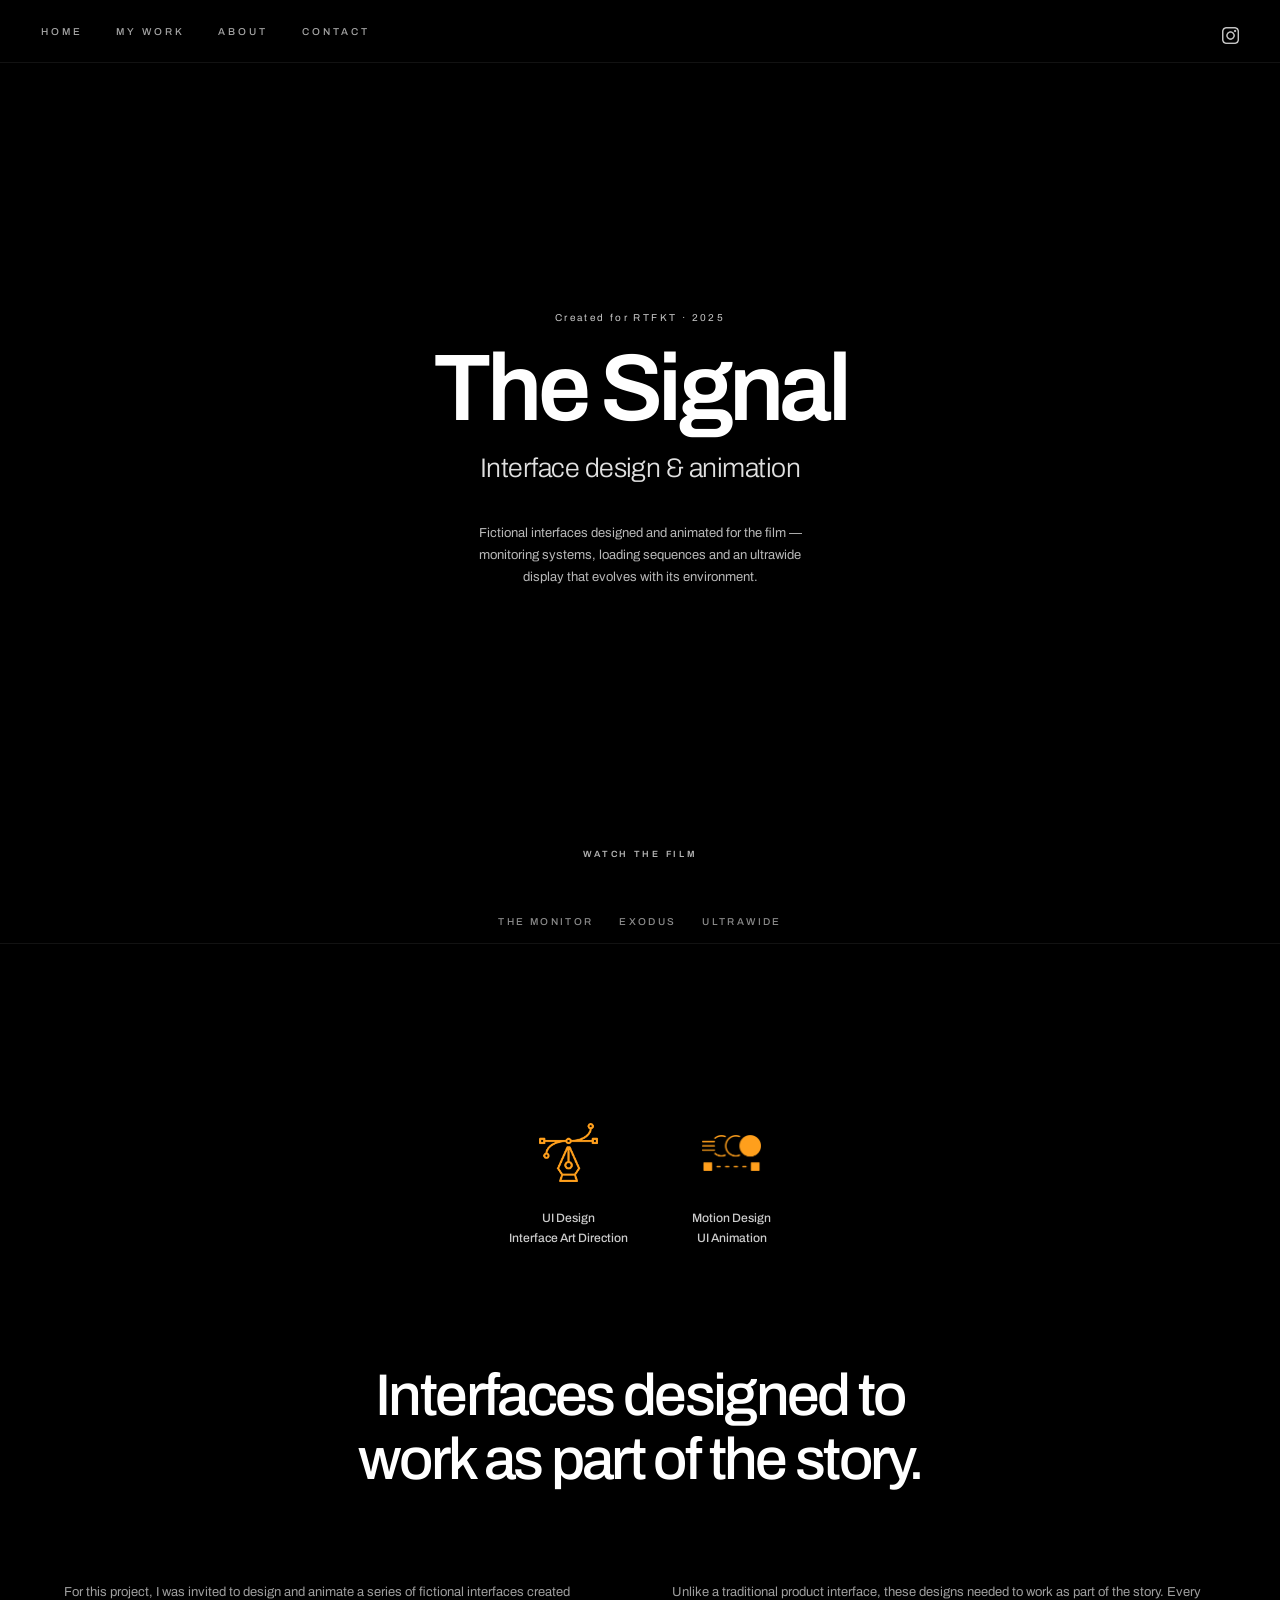
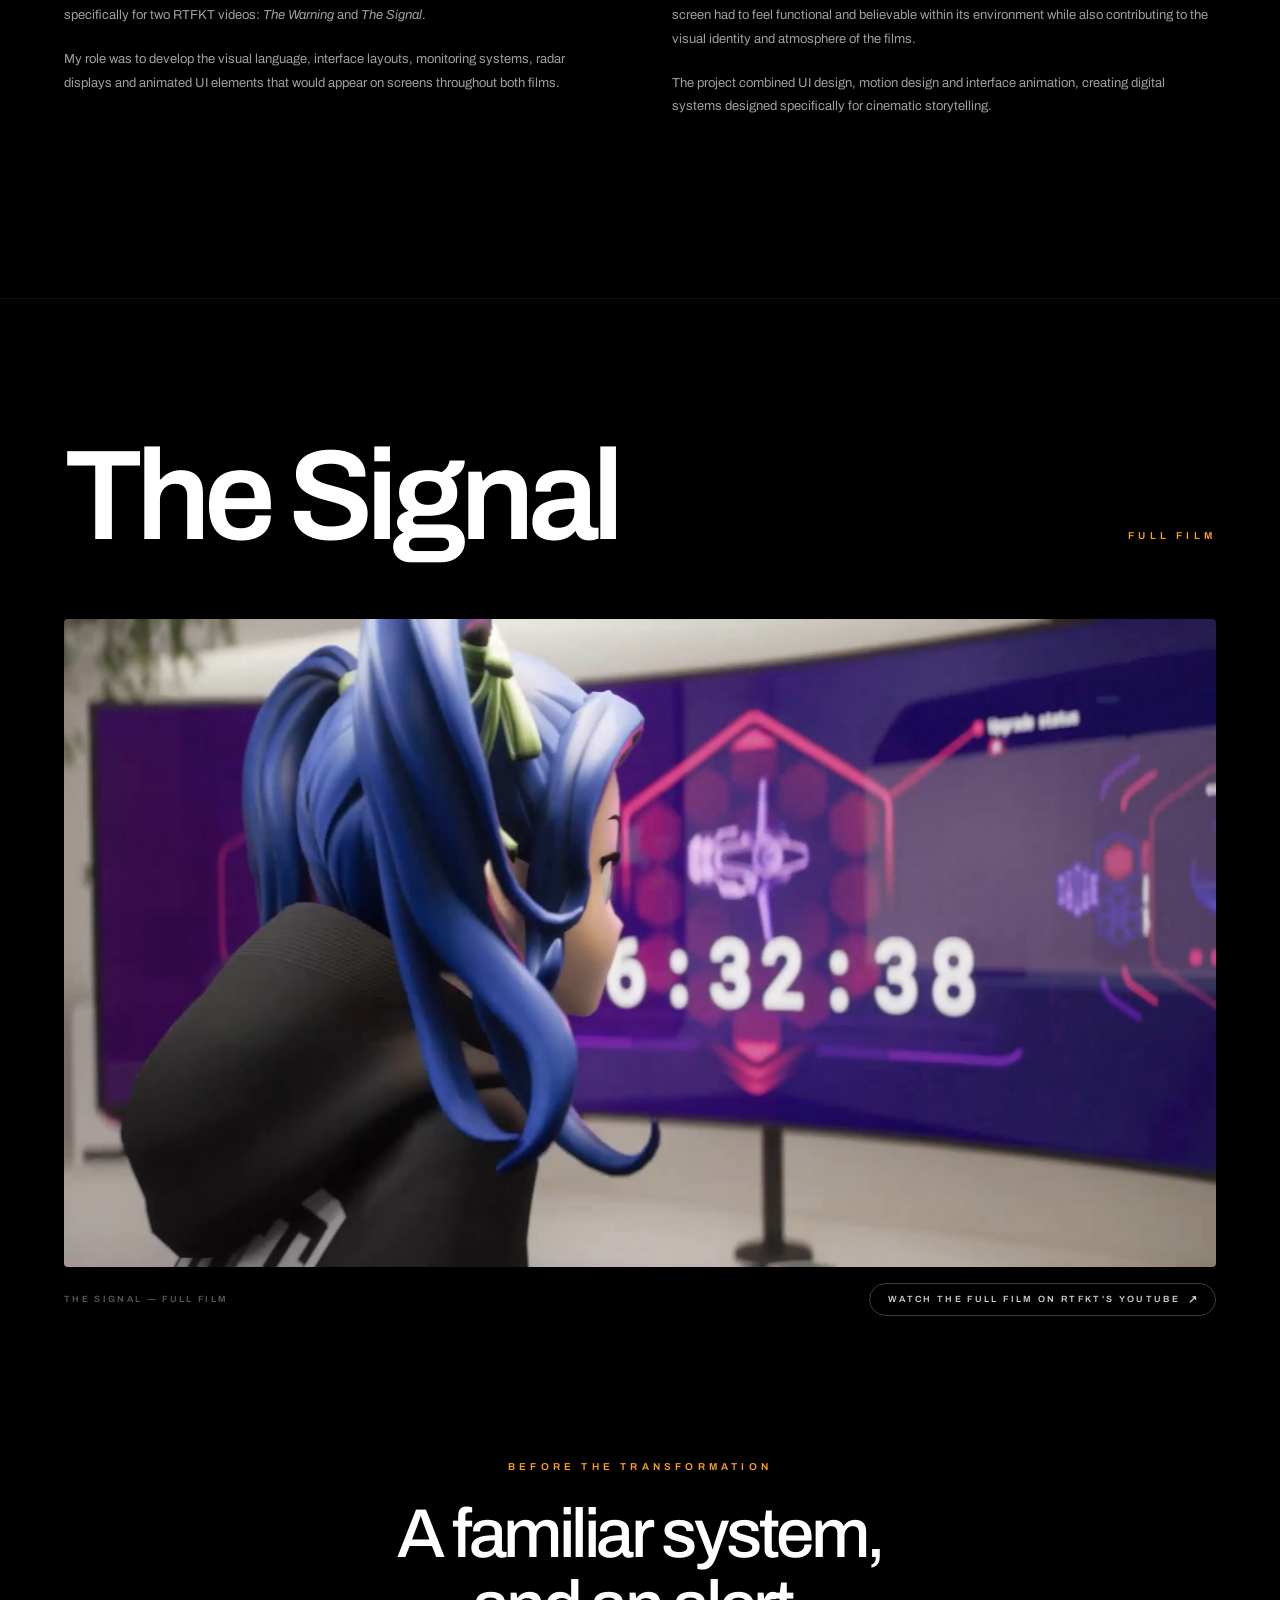
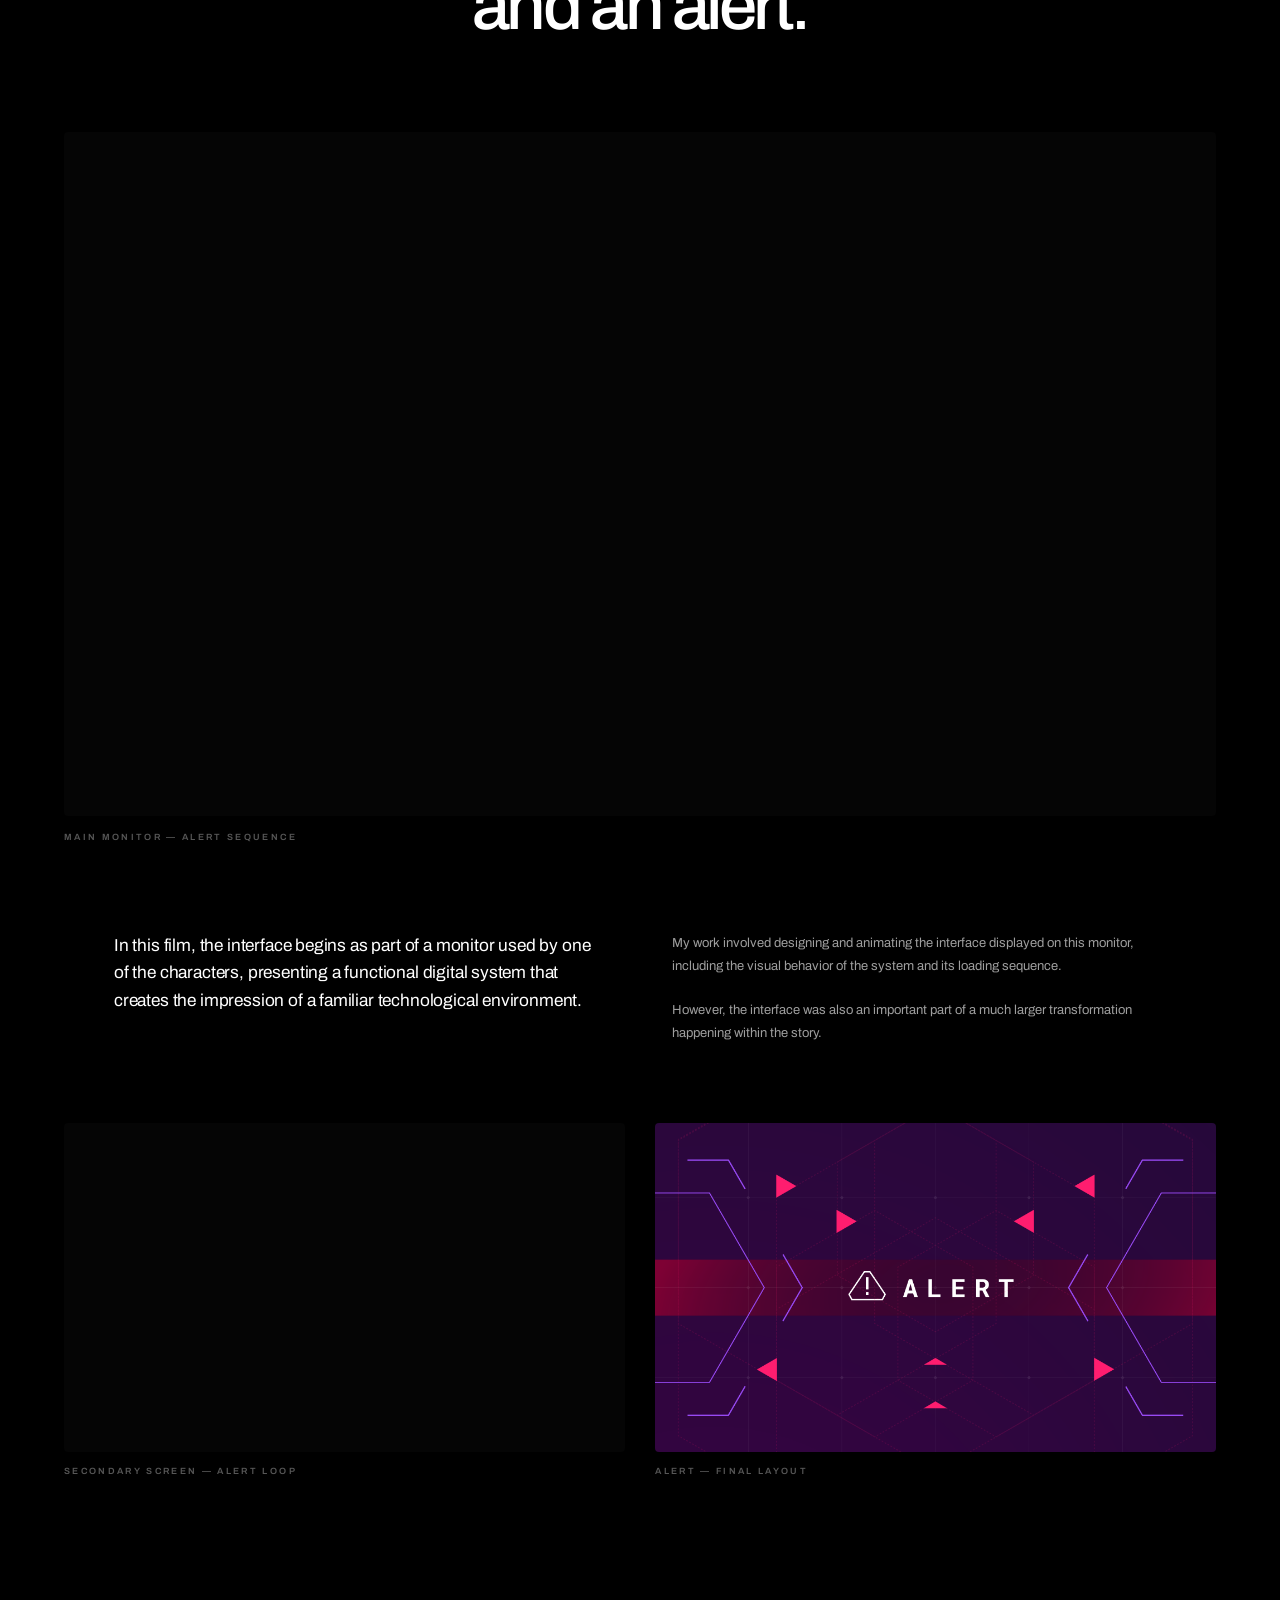
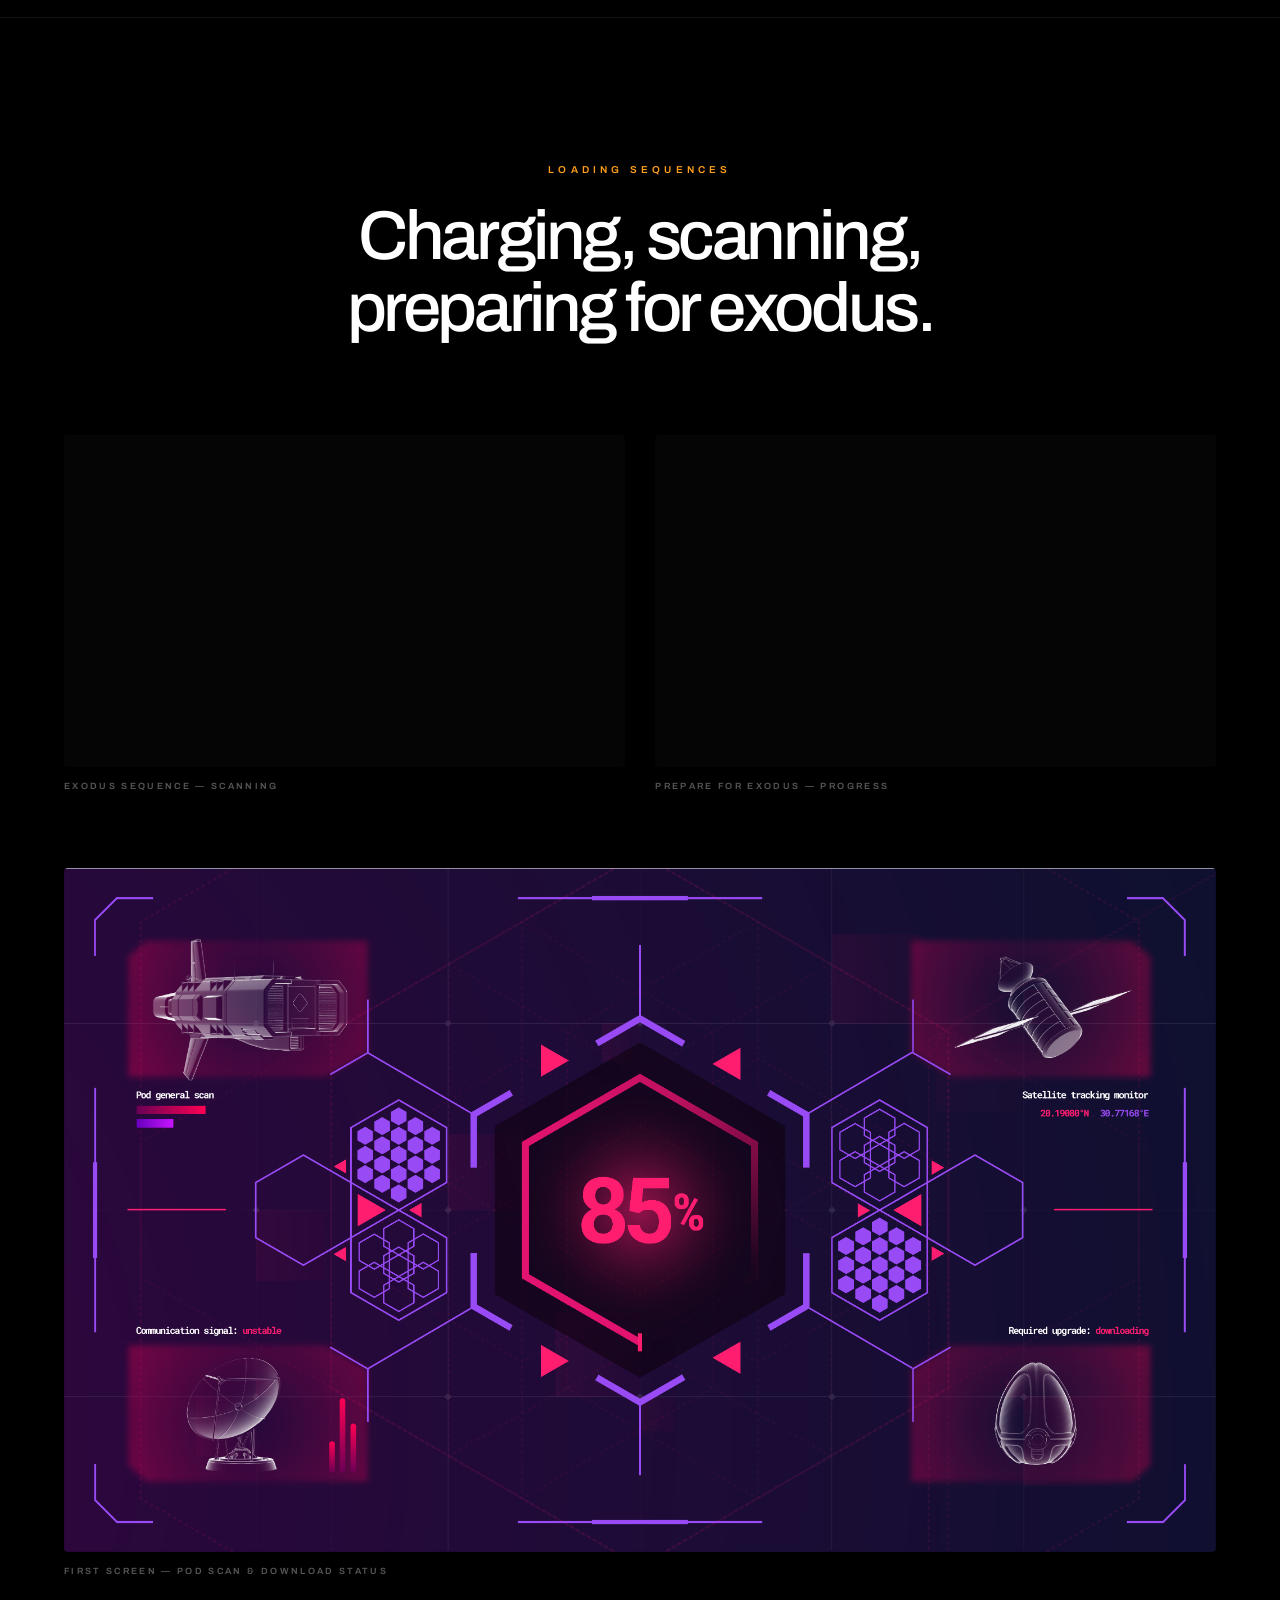
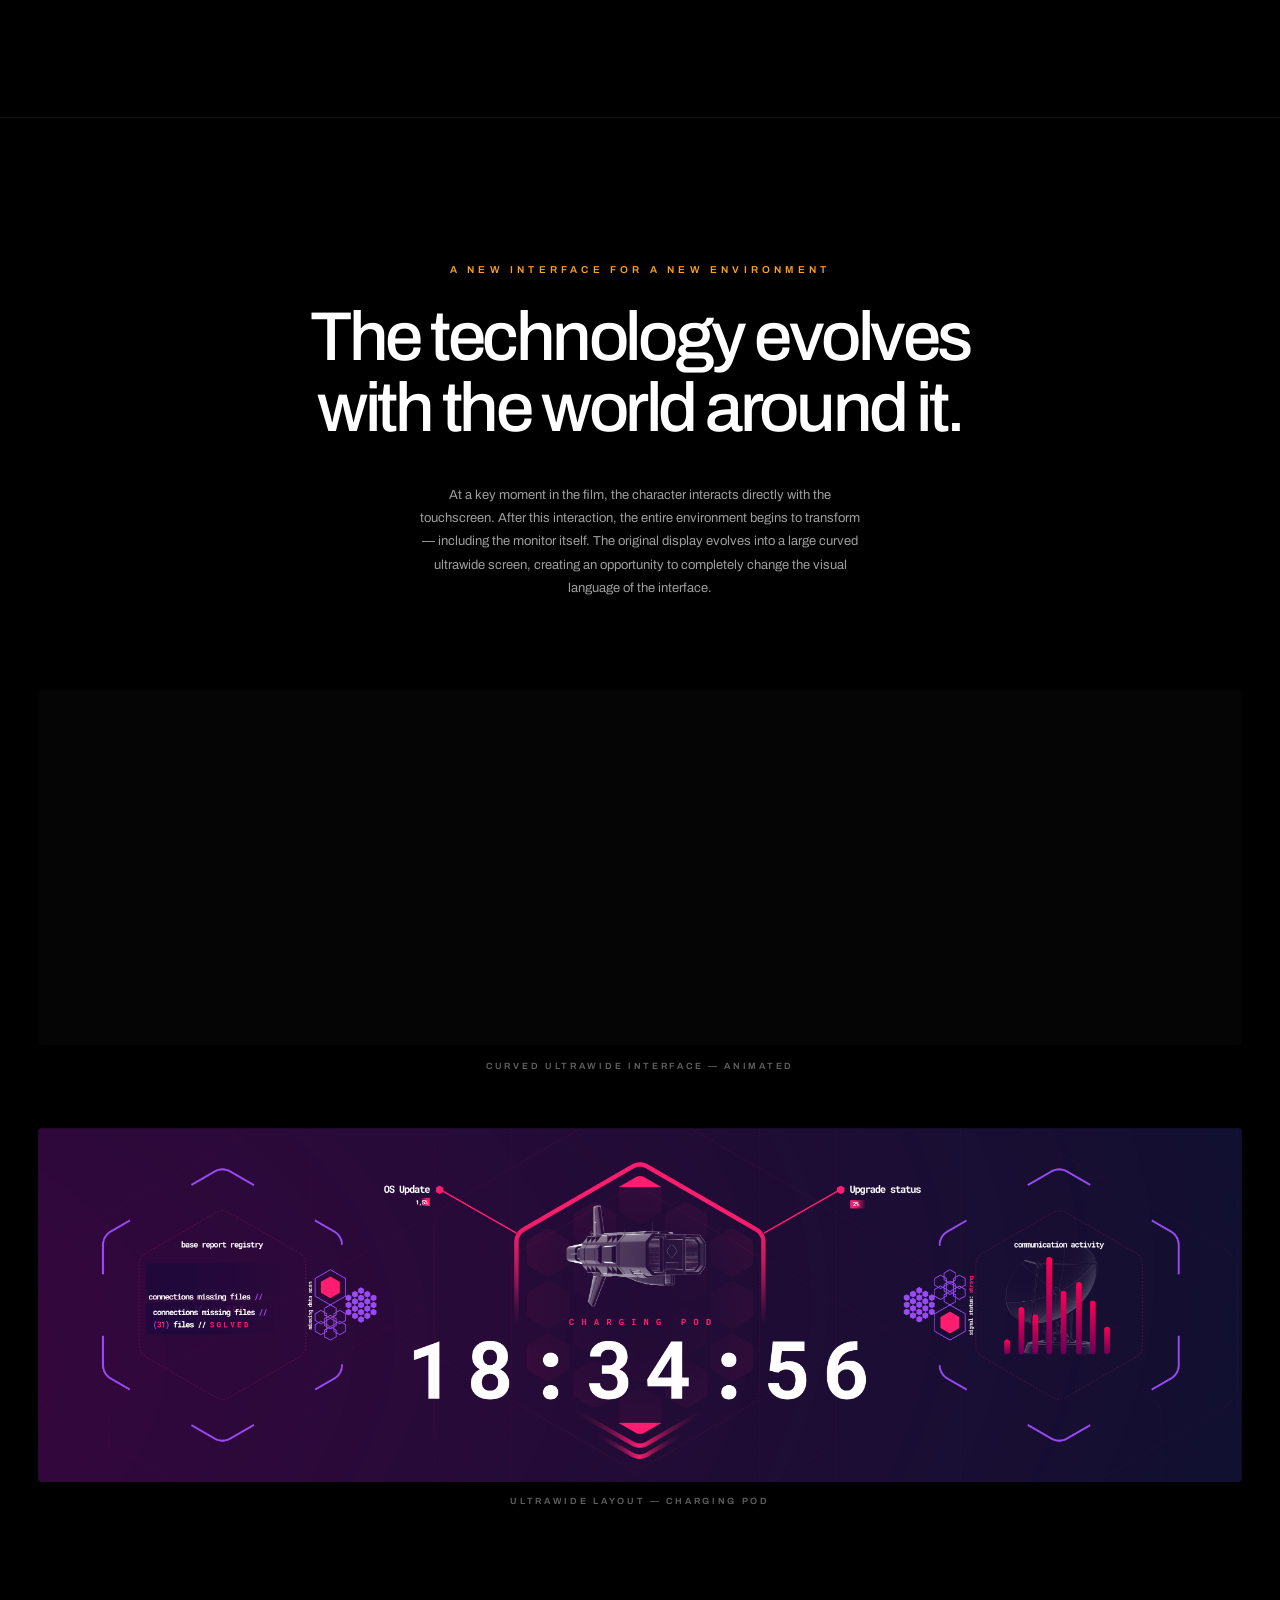
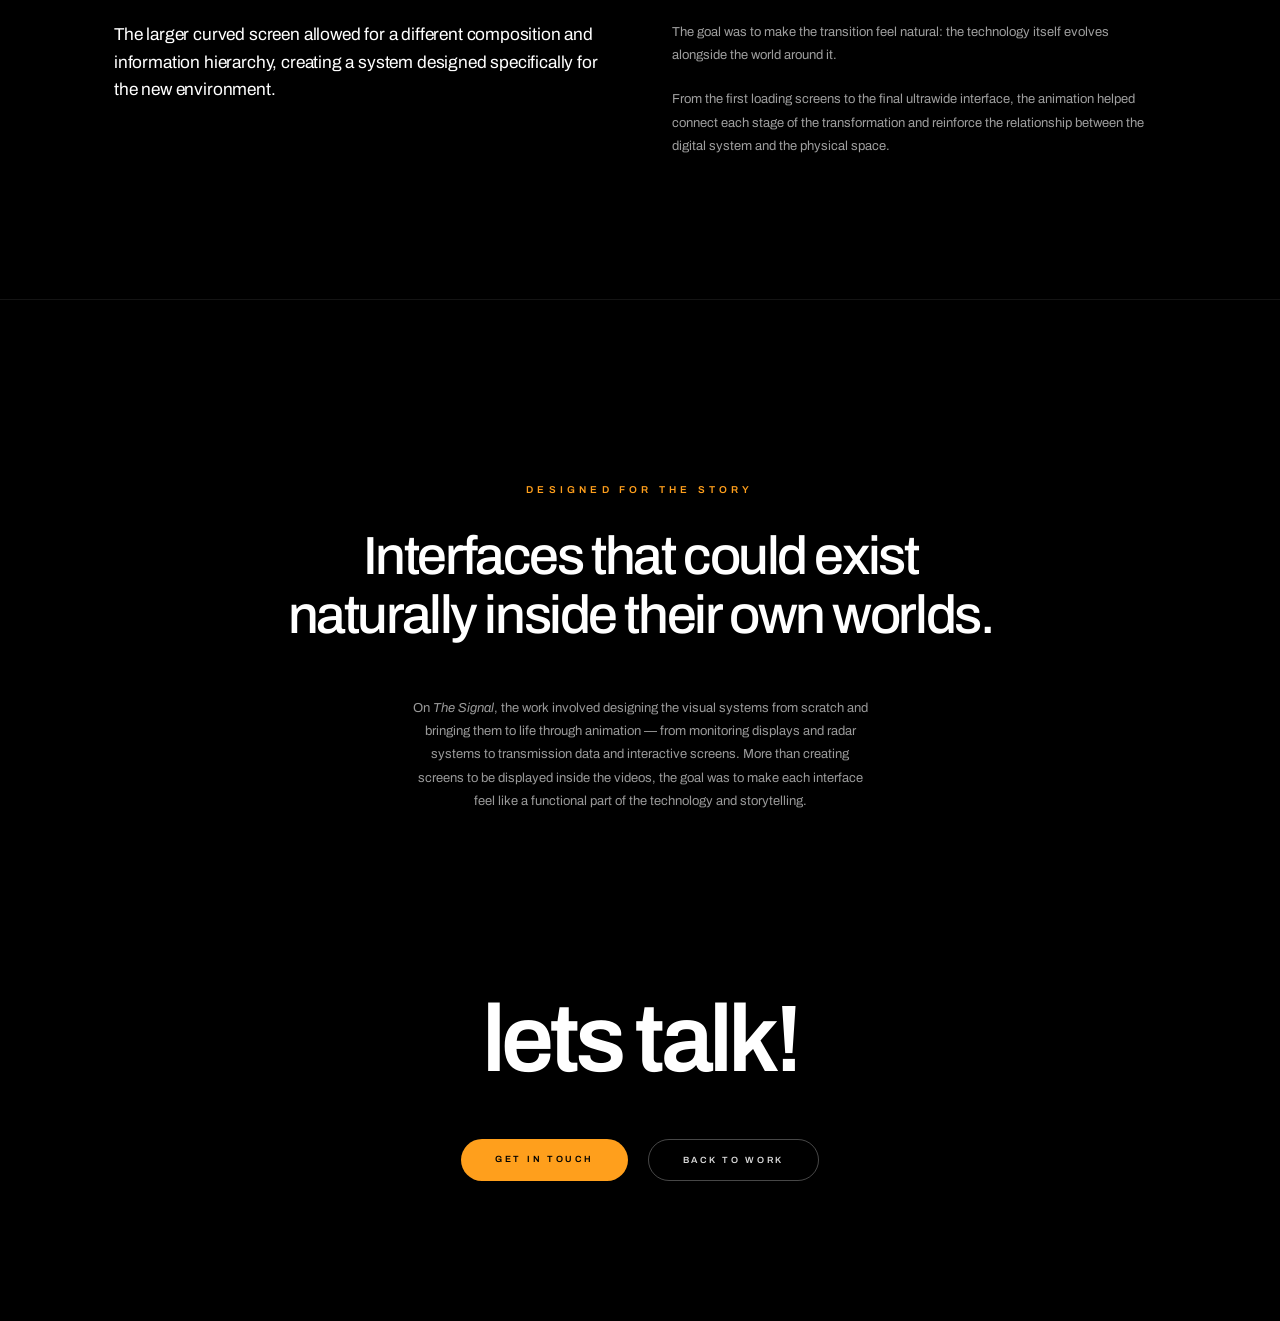
<file: The Signal.dc.html>
<!DOCTYPE html>
<html>
<head>
<meta charset="utf-8">
<meta name="viewport" content="width=device-width, initial-scale=1">
<script src="./support.js"></script>
</head>
<body>
<x-dc>
<helmet>
<link rel="preconnect" href="https://fonts.googleapis.com">
<link rel="preconnect" href="https://fonts.gstatic.com" crossorigin="">
<link href="https://fonts.googleapis.com/css2?family=Archivo:wght@300;400;500;600;700&amp;display=swap" rel="stylesheet">
<style>
  html, body { margin:0; padding:0; background:#000; }
  body { font-family: Archivo, "Helvetica Neue", Helvetica, sans-serif; -webkit-font-smoothing:antialiased; }
  * { box-sizing:border-box; }
  a { color:#ff9f1c; text-decoration:none; }
  a:hover { color:#fff; }
  ::selection { background:#ff9f1c; color:#000; }
  html { scroll-behavior:smooth; }
</style>
</helmet>
<div style="background:#000; color:#fff; position:relative; overflow:hidden">

  <header style="position:fixed; top:0; left:0; right:0; z-index:60; display:flex; align-items:center; justify-content:space-between; padding:clamp(16px,2vw,26px) clamp(18px,3.2vw,46px); gap:16px; backdrop-filter:blur(18px); background:rgba(0,0,0,.55); border-bottom:1px solid rgba(255,255,255,.07)">
    <nav style="display:flex; gap:clamp(16px,2.6vw,38px); align-items:center; flex-wrap:wrap">
      <a href="index.html#home" style="font-size:10px; font-weight:500; letter-spacing:.3em; text-transform:uppercase; color:rgba(255,255,255,.65); white-space:nowrap" style-hover="color:#fff">home</a>
      <a href="index.html#work" style="font-size:10px; font-weight:500; letter-spacing:.3em; text-transform:uppercase; color:rgba(255,255,255,.65); white-space:nowrap" style-hover="color:#fff">my work</a>
      <a href="index.html#about" style="font-size:10px; font-weight:500; letter-spacing:.3em; text-transform:uppercase; color:rgba(255,255,255,.65); white-space:nowrap" style-hover="color:#fff">about</a>
      <a href="index.html#contact" style="font-size:10px; font-weight:500; letter-spacing:.3em; text-transform:uppercase; color:rgba(255,255,255,.65); white-space:nowrap" style-hover="color:#fff">contact</a>
    </nav>
    <div style="display:flex; gap:22px; align-items:center">
      <a href="https://instagram.com/hcelsotz" target="_blank" rel="noreferrer" style="display:grid; place-items:center; width:17px; height:9px; opacity:.8; transition:opacity .3s ease" style-hover="opacity:1">
        <img src="assets/icone_instagram.png" alt="Instagram" style="width:100%; height:100%; object-fit:contain; display:block">
      </a>
    </div>
  </header>

  <section data-screen-label="Hero" style="position:relative; height:100vh; min-height:620px; overflow:hidden">
    <video data-heroparallax="1" src="assets/work-the-signal.mp4" autoplay="" muted="" loop="" playsinline="" preload="auto" aria-label="The Signal" style="position:absolute; inset:0; width:100%; height:100%; object-fit:cover; transform:translate3d(0,0,0) scale(1.1); will-change:transform"></video>
    <div style="position:absolute; inset:0; background:radial-gradient(ellipse 70% 55% at 50% 48%, rgba(0,0,0,.78) 0%, rgba(0,0,0,.58) 55%, rgba(0,0,0,.3) 80%, transparent 100%), linear-gradient(to bottom, rgba(0,0,0,.72) 0%, rgba(0,0,0,.4) 32%, rgba(0,0,0,.6) 70%, #000 100%)"></div>

    <div style="position:absolute; inset:0; display:flex; flex-direction:column; align-items:center; justify-content:center; text-align:center; padding:0 clamp(18px,5vw,90px); gap:clamp(14px,1.6vw,22px)">
      <span style="font-size:clamp(9px,.78vw,12px); font-weight:400; letter-spacing:.24em; color:rgba(255,255,255,.78)">Created for RTFKT · 2025</span>
      <h1 style="margin:0; font-size:clamp(40px,7.4vw,132px); font-weight:600; letter-spacing:-.05em; line-height:.94; color:#fff">The Signal</h1>
      <p style="margin:0; font-size:clamp(16px,2.1vw,38px); font-weight:300; letter-spacing:-.02em; color:rgba(255,255,255,.88)">Interface design &amp; animation</p>
      <p style="margin:clamp(10px,1.4vw,20px) 0 0; max-width:48ch; font-size:clamp(13px,1vw,16px); font-weight:400; line-height:1.7; color:rgba(255,255,255,.72); text-wrap:pretty">Fictional interfaces designed and animated for the film — monitoring systems, loading sequences and an ultrawide display that evolves with its environment.</p>
    </div>

    <div style="position:absolute; left:0; right:0; bottom:clamp(24px,3.2vw,46px); display:flex; justify-content:center; align-items:center; gap:clamp(18px,3vw,44px); flex-wrap:wrap">
      <a href="#signal" style="font-size:9px; font-weight:600; letter-spacing:.3em; text-transform:uppercase; color:rgba(255,255,255,.7); white-space:nowrap" style-hover="color:#fff">watch the film</a>
    </div>
  </section>

  <nav data-chapters="1" style="position:sticky; top:clamp(48px,5.4vw,66px); z-index:40; display:flex; justify-content:center; gap:clamp(12px,2vw,30px); flex-wrap:wrap; padding:16px clamp(18px,5vw,90px); background:rgba(0,0,0,.6); backdrop-filter:blur(18px); border-bottom:1px solid rgba(255,255,255,.07)">
    <a href="#monitor" data-chip="1" style="font-size:10px; font-weight:500; letter-spacing:.24em; text-transform:uppercase; color:rgba(255,255,255,.55); white-space:nowrap" style-hover="color:#fff">the monitor</a>
    <a href="#exodus" data-chip="1" style="font-size:10px; font-weight:500; letter-spacing:.24em; text-transform:uppercase; color:rgba(255,255,255,.55); white-space:nowrap" style-hover="color:#fff">exodus</a>
    <a href="#ultrawide" data-chip="1" style="font-size:10px; font-weight:500; letter-spacing:.24em; text-transform:uppercase; color:rgba(255,255,255,.55); white-space:nowrap" style-hover="color:#fff">ultrawide</a>
  </nav>

  <section data-screen-label="Discipline" style="padding:clamp(90px,14vw,220px) clamp(18px,5vw,90px)">
    <div data-reveal="1" style="display:flex; justify-content:center; gap:clamp(34px,5vw,78px); flex-wrap:wrap">
      <div style="display:flex; flex-direction:column; align-items:center; gap:clamp(16px,2vw,26px)">
        <img src="assets/ag/icon-design-green.png" alt="" style="width:clamp(50px,4.6vw,76px); height:clamp(50px,4.6vw,76px); object-fit:contain; display:block">
        <p style="margin:0; text-align:center; font-size:clamp(11px,.95vw,15px); font-weight:500; line-height:1.7; color:rgba(255,255,255,.8)">UI Design<br>Interface Art Direction</p>
      </div>
      <div style="display:flex; flex-direction:column; align-items:center; gap:clamp(16px,2vw,26px)">
        <img src="assets/ag/icon-motion-green.png" alt="" style="width:clamp(50px,4.6vw,76px); height:clamp(50px,4.6vw,76px); object-fit:contain; display:block">
        <p style="margin:0; text-align:center; font-size:clamp(11px,.95vw,15px); font-weight:500; line-height:1.7; color:rgba(255,255,255,.8)">Motion Design<br>UI Animation</p>
      </div>
    </div>
    <p data-reveal="1" style="margin:clamp(56px,9vw,140px) auto 0; max-width:24ch; text-align:center; font-size:clamp(28px,4.6vw,76px); font-weight:500; letter-spacing:-.045em; line-height:1.08; color:#fff; text-wrap:balance">Interfaces designed to work as part of the story.</p>
    <div data-reveal="1" style="display:grid; grid-template-columns:repeat(auto-fit,minmax(320px,1fr)); gap:clamp(28px,5vw,90px); align-items:start; width:min(100%,1180px); margin:clamp(46px,7vw,110px) auto 0">
      <div style="display:flex; flex-direction:column; gap:clamp(14px,1.6vw,22px); font-size:clamp(13px,1vw,16px); line-height:1.8; color:rgba(255,255,255,.62); text-wrap:pretty">
        <p style="margin:0">For this project, I was invited to design and animate a series of fictional interfaces created specifically for two RTFKT videos: <em>The Warning</em> and <em>The Signal</em>.</p>
        <p style="margin:0">My role was to develop the visual language, interface layouts, monitoring systems, radar displays and animated UI elements that would appear on screens throughout both films.</p>
      </div>
      <div style="display:flex; flex-direction:column; gap:clamp(14px,1.6vw,22px); font-size:clamp(13px,1vw,16px); line-height:1.8; color:rgba(255,255,255,.62); text-wrap:pretty">
        <p style="margin:0">Unlike a traditional product interface, these designs needed to work as part of the story. Every screen had to feel functional and believable within its environment while also contributing to the visual identity and atmosphere of the films.</p>
        <p style="margin:0">The project combined UI design, motion design and interface animation, creating digital systems designed specifically for cinematic storytelling.</p>
      </div>
    </div>
  </section>

  <section id="signal" data-screen-label="The Signal intro" style="padding:clamp(70px,11vw,160px) clamp(18px,5vw,90px) 0; border-top:1px solid rgba(255,255,255,.08)">
    <div style="display:flex; align-items:baseline; justify-content:space-between; gap:clamp(18px,3vw,48px); flex-wrap:wrap; width:min(100%,1700px); margin:0 auto">
      <h2 data-reveal="1" style="margin:0; font-size:clamp(46px,10vw,190px); font-weight:600; letter-spacing:-.055em; line-height:.9; color:#fff">The Signal</h2>
      <span style="font-size:10px; font-weight:600; letter-spacing:.42em; text-transform:uppercase; color:#ff9f1c">full film</span>
    </div>
    <div style="width:min(100%,1700px); margin:clamp(36px,5vw,72px) auto 0">
      <div style="position:relative; width:100%; aspect-ratio:16/9; background:#050505; border-radius:4px; overflow:hidden">
        <video data-lazyvid="1" muted="" loop="" src="assets/rtfkt/signal/film-the-signal.mp4" poster="assets/rtfkt/signal/film-poster.png" playsinline="" preload="none" style="position:absolute; inset:0; width:100%; height:100%; object-fit:cover; display:block; background:#050505"></video>
      </div>
      <div style="display:flex; align-items:center; justify-content:space-between; gap:clamp(14px,2vw,32px); flex-wrap:wrap; margin:16px 0 0">
        <p style="margin:0; font-size:9px; font-weight:600; letter-spacing:.26em; text-transform:uppercase; color:rgba(255,255,255,.34)">the signal — full film</p>
        <a href="https://www.youtube.com/watch?v=rT_jmusWR7M" target="_blank" rel="noreferrer" style="display:inline-flex; align-items:center; gap:8px; padding:9px 18px; border:1px solid rgba(255,255,255,.24); border-radius:100px; font-size:9px; font-weight:600; letter-spacing:.26em; text-transform:uppercase; color:rgba(255,255,255,.8); white-space:nowrap; transition:border-color .3s, color .3s" style-hover="border-color:#ff9f1c; color:#ff9f1c">watch the full film on rtfkt's youtube <span style="letter-spacing:0; font-size:11px">↗</span></a>
      </div>
    </div>
  </section>

  <section id="monitor" data-screen-label="Before the transformation" style="padding:clamp(70px,11vw,170px) 0">
    <div style="text-align:center; padding:0 clamp(18px,5vw,90px)">
      <span style="font-size:10px; font-weight:600; letter-spacing:.42em; text-transform:uppercase; color:#ff9f1c">before the transformation</span>
      <h3 data-reveal="1" style="margin:clamp(16px,2vw,28px) auto 0; max-width:20ch; font-size:clamp(32px,5.4vw,92px); font-weight:500; letter-spacing:-.05em; line-height:1.04; color:#fff; text-wrap:balance">A familiar system, and an alert.</h3>
    </div>

    <div style="width:min(100%,1500px); margin:clamp(46px,7vw,110px) auto 0; padding:0 clamp(18px,5vw,90px)">
      <video data-lazyvid="1" src="assets/rtfkt/signal/main-alert.mp4" muted="" loop="" playsinline="" preload="none" style="width:100%; aspect-ratio:1920/1140; object-fit:cover; display:block; background:#050505; border-radius:4px"></video>
      <p style="margin:16px 0 0; font-size:9px; font-weight:600; letter-spacing:.26em; text-transform:uppercase; color:rgba(255,255,255,.34)">main monitor — alert sequence</p>
    </div>

    <div data-reveal="1" style="display:grid; grid-template-columns:repeat(auto-fit,minmax(320px,1fr)); gap:clamp(28px,5vw,90px); align-items:start; width:min(100%,1180px); margin:clamp(46px,7vw,110px) auto 0; padding:0 clamp(18px,5vw,90px)">
      <p style="margin:0; font-size:clamp(15px,1.35vw,22px); font-weight:400; line-height:1.6; letter-spacing:-.01em; color:#fff; text-wrap:pretty">In this film, the interface begins as part of a monitor used by one of the characters, presenting a functional digital system that creates the impression of a familiar technological environment.</p>
      <div style="display:flex; flex-direction:column; gap:clamp(14px,1.6vw,22px); font-size:clamp(13px,1vw,16px); line-height:1.8; color:rgba(255,255,255,.62); text-wrap:pretty">
        <p style="margin:0">My work involved designing and animating the interface displayed on this monitor, including the visual behavior of the system and its loading sequence.</p>
        <p style="margin:0">However, the interface was also an important part of a much larger transformation happening within the story.</p>
      </div>
    </div>

    <div style="display:grid; grid-template-columns:repeat(auto-fit,minmax(340px,1fr)); gap:clamp(18px,2.4vw,40px); width:min(100%,1500px); margin:clamp(40px,6vw,90px) auto 0; padding:0 clamp(18px,5vw,90px)">
      <div>
        <video data-lazyvid="1" src="assets/rtfkt/signal/screen-a-alert.mp4" muted="" loop="" playsinline="" preload="none" style="width:100%; aspect-ratio:2012/1182; object-fit:cover; display:block; background:#050505; border-radius:4px"></video>
        <p style="margin:14px 0 0; font-size:9px; font-weight:600; letter-spacing:.26em; text-transform:uppercase; color:rgba(255,255,255,.34)">secondary screen — alert loop</p>
      </div>
      <div>
        <img src="assets/rtfkt/signal/ui-alert.png" alt="Alert screen" loading="lazy" decoding="async" style="width:100%; height:auto; display:block; border-radius:4px">
        <p style="margin:14px 0 0; font-size:9px; font-weight:600; letter-spacing:.26em; text-transform:uppercase; color:rgba(255,255,255,.34)">alert — final layout</p>
      </div>
    </div>
  </section>

  <section id="exodus" data-screen-label="Loading and exodus" style="padding:clamp(70px,11vw,170px) 0; border-top:1px solid rgba(255,255,255,.08)">
    <div style="text-align:center; padding:0 clamp(18px,5vw,90px)">
      <span style="font-size:10px; font-weight:600; letter-spacing:.42em; text-transform:uppercase; color:#ff9f1c">loading sequences</span>
      <h3 data-reveal="1" style="margin:clamp(16px,2vw,28px) auto 0; max-width:22ch; font-size:clamp(32px,5.4vw,92px); font-weight:500; letter-spacing:-.05em; line-height:1.04; color:#fff; text-wrap:balance">Charging, scanning, preparing for exodus.</h3>
    </div>

    <div style="display:grid; grid-template-columns:repeat(auto-fit,minmax(340px,1fr)); gap:clamp(18px,2.4vw,40px); width:min(100%,1700px); margin:clamp(46px,7vw,110px) auto 0; padding:0 clamp(18px,5vw,90px)">
      <div>
        <video data-lazyvid="1" src="assets/rtfkt/signal/main-preparing-pod.mp4" muted="" loop="" playsinline="" preload="none" style="width:100%; aspect-ratio:4096/2432; object-fit:cover; display:block; background:#050505; border-radius:4px"></video>
        <p style="margin:14px 0 0; font-size:9px; font-weight:600; letter-spacing:.26em; text-transform:uppercase; color:rgba(255,255,255,.34)">exodus sequence — scanning</p>
      </div>
      <div>
        <video data-lazyvid="1" src="assets/rtfkt/signal/main-prepare-for-exodus.mp4" muted="" loop="" playsinline="" preload="none" style="width:100%; aspect-ratio:4096/2432; object-fit:cover; display:block; background:#050505; border-radius:4px"></video>
        <p style="margin:14px 0 0; font-size:9px; font-weight:600; letter-spacing:.26em; text-transform:uppercase; color:rgba(255,255,255,.34)">prepare for exodus — progress</p>
      </div>
    </div>

    <div style="width:min(100%,1500px); margin:clamp(40px,6vw,90px) auto 0; padding:0 clamp(18px,5vw,90px)">
      <img src="assets/rtfkt/signal/ui-first-screen.png" alt="First monitor screen" loading="lazy" decoding="async" style="width:100%; height:auto; display:block; border-radius:4px">
      <p style="margin:14px 0 0; font-size:9px; font-weight:600; letter-spacing:.26em; text-transform:uppercase; color:rgba(255,255,255,.34)">first screen — pod scan &amp; download status</p>
    </div>
  </section>

  <section id="ultrawide" data-screen-label="Ultrawide interface" style="padding:clamp(70px,11vw,170px) 0; border-top:1px solid rgba(255,255,255,.08)">
    <div style="text-align:center; padding:0 clamp(18px,5vw,90px)">
      <span style="font-size:10px; font-weight:600; letter-spacing:.42em; text-transform:uppercase; color:#ff9f1c">a new interface for a new environment</span>
      <h3 data-reveal="1" style="margin:clamp(16px,2vw,28px) auto 0; max-width:20ch; font-size:clamp(32px,5.4vw,92px); font-weight:500; letter-spacing:-.05em; line-height:1.04; color:#fff; text-wrap:balance">The technology evolves with the world around it.</h3>
      <p data-reveal="1" style="margin:clamp(24px,3vw,44px) auto 0; max-width:64ch; font-size:clamp(13px,1vw,16px); line-height:1.8; color:rgba(255,255,255,.62); text-wrap:pretty">At a key moment in the film, the character interacts directly with the touchscreen. After this interaction, the entire environment begins to transform — including the monitor itself. The original display evolves into a large curved ultrawide screen, creating an opportunity to completely change the visual language of the interface.</p>
    </div>

    <div style="width:min(100%,1900px); margin:clamp(46px,7vw,110px) auto 0; padding:0 clamp(18px,3vw,40px)">
      <video data-lazyvid="1" src="assets/rtfkt/signal/curved-monitor.mp4" muted="" loop="" playsinline="" preload="none" style="width:100%; aspect-ratio:8254/2432; object-fit:cover; display:block; background:#050505; border-radius:4px"></video>
      <p style="margin:16px 0 0; text-align:center; font-size:9px; font-weight:600; letter-spacing:.3em; text-transform:uppercase; color:rgba(255,255,255,.38)">curved ultrawide interface — animated</p>
    </div>

    <div style="width:min(100%,1900px); margin:clamp(30px,4.5vw,70px) auto 0; padding:0 clamp(18px,3vw,40px)">
      <img src="assets/rtfkt/signal/ui-second-screen.png" alt="Ultrawide interface layout" loading="lazy" decoding="async" style="width:100%; height:auto; display:block; border-radius:4px">
      <p style="margin:14px 0 0; text-align:center; font-size:9px; font-weight:600; letter-spacing:.3em; text-transform:uppercase; color:rgba(255,255,255,.38)">ultrawide layout — charging pod</p>
    </div>

    <div data-reveal="1" style="display:grid; grid-template-columns:repeat(auto-fit,minmax(320px,1fr)); gap:clamp(28px,5vw,90px); align-items:start; width:min(100%,1180px); margin:clamp(56px,9vw,140px) auto 0; padding:0 clamp(18px,5vw,90px)">
      <p style="margin:0; font-size:clamp(15px,1.35vw,22px); font-weight:400; line-height:1.6; letter-spacing:-.01em; color:#fff; text-wrap:pretty">The larger curved screen allowed for a different composition and information hierarchy, creating a system designed specifically for the new environment.</p>
      <div style="display:flex; flex-direction:column; gap:clamp(14px,1.6vw,22px); font-size:clamp(13px,1vw,16px); line-height:1.8; color:rgba(255,255,255,.62); text-wrap:pretty">
        <p style="margin:0">The goal was to make the transition feel natural: the technology itself evolves alongside the world around it.</p>
        <p style="margin:0">From the first loading screens to the final ultrawide interface, the animation helped connect each stage of the transformation and reinforce the relationship between the digital system and the physical space.</p>
      </div>
    </div>
  </section>

  <section data-screen-label="Closing" style="padding:clamp(90px,14vw,220px) clamp(18px,5vw,90px); border-top:1px solid rgba(255,255,255,.08); text-align:center">
    <span style="font-size:10px; font-weight:600; letter-spacing:.42em; text-transform:uppercase; color:#ff9f1c">designed for the story</span>
    <p data-reveal="1" style="margin:clamp(18px,2.4vw,34px) auto 0; max-width:26ch; font-size:clamp(26px,4.2vw,68px); font-weight:500; letter-spacing:-.045em; line-height:1.1; color:#fff; text-wrap:balance">Interfaces that could exist naturally inside their own worlds.</p>
    <p data-reveal="1" style="margin:clamp(28px,4vw,56px) auto 0; max-width:66ch; font-size:clamp(13px,1vw,16px); line-height:1.8; color:rgba(255,255,255,.6); text-wrap:pretty">On <em>The Signal</em>, the work involved designing the visual systems from scratch and bringing them to life through animation — from monitoring displays and radar systems to transmission data and interactive screens. More than creating screens to be displayed inside the videos, the goal was to make each interface feel like a functional part of the technology and storytelling.</p>
  </section>

  <section data-screen-label="Contact CTA" style="padding:0 clamp(18px,5vw,90px) clamp(70px,11vw,160px); text-align:center">
    <h2 style="margin:0; font-size:clamp(38px,7.4vw,130px); font-weight:600; letter-spacing:-.05em; line-height:1; color:#fff">lets talk!</h2>
    <div style="display:flex; justify-content:center; gap:clamp(12px,1.6vw,20px); flex-wrap:wrap; margin-top:clamp(28px,4vw,52px)">
      <a href="index.html#contact" style="padding:15px 34px; border-radius:100px; background:#ff9f1c; color:#000; font-size:9px; font-weight:600; letter-spacing:.3em; text-transform:uppercase; transition:opacity .3s; white-space:nowrap" style-hover="opacity:.82; color:#000">get in touch</a>
      <a href="index.html#work" style="padding:15px 34px; border-radius:100px; border:1px solid rgba(255,255,255,.28); color:rgba(255,255,255,.85); font-size:9px; font-weight:600; letter-spacing:.3em; text-transform:uppercase; transition:border-color .3s, color .3s; white-space:nowrap" style-hover="border-color:#fff; color:#fff">back to work</a>
    </div>
  </section>
</div>
</x-dc>
<script type="text/x-dc" data-dc-script data-props="{&quot;autoplayVideos&quot;:{&quot;editor&quot;:&quot;boolean&quot;,&quot;default&quot;:true,&quot;tsType&quot;:&quot;boolean&quot;,&quot;section&quot;:&quot;Media&quot;},&quot;scrollReveal&quot;:{&quot;editor&quot;:&quot;boolean&quot;,&quot;default&quot;:true,&quot;tsType&quot;:&quot;boolean&quot;,&quot;section&quot;:&quot;Motion&quot;}}">
class Component extends DCLogic {
  componentDidMount() {
    const reduce = window.matchMedia && window.matchMedia('(prefers-reduced-motion: reduce)').matches;

    const hv = document.querySelector('video[data-heroparallax]');
    if (hv) {
      hv.muted = true; hv.loop = true; hv.playsInline = true; hv.disablePictureInPicture = true;
      const hp = hv.play(); if (hp && hp.catch) hp.catch(() => {});
    }

    if ((this.props.scrollReveal ?? true) && !reduce) {
      const items = Array.from(document.querySelectorAll('[data-reveal]'))
        .filter(el => !el.querySelector('img, video, iframe'));
      items.forEach(el => {
        el.style.transition = 'opacity .9s cubic-bezier(.22,.61,.36,1), transform 1s cubic-bezier(.22,.61,.36,1)';
        el.style.opacity = '0';
        el.style.transform = 'translateY(24px)';
      });
      const show = el => {
        el.style.opacity = '1';
        el.style.transform = 'none';
        const done = () => { el.style.transition = ''; el.removeEventListener('transitionend', done); };
        el.addEventListener('transitionend', done);
      };
      if ('IntersectionObserver' in window) {
        this._io = new IntersectionObserver(en => {
          en.forEach(e => { if (e.isIntersecting) { show(e.target); this._io.unobserve(e.target); } });
        }, { rootMargin: '200px 0px -8% 0px' });
        items.forEach(el => this._io.observe(el));
      } else items.forEach(show);
    }

    const vids = Array.from(document.querySelectorAll('[data-lazyvid]'));
    const autoplay = (this.props.autoplayVideos ?? true) && !reduce;
    vids.forEach(v => { v.muted = true; v.loop = true; v.playsInline = true; v.disablePictureInPicture = true; });
    if ('IntersectionObserver' in window) {
      this._pio = new IntersectionObserver(en => {
        en.forEach(e => {
          if (!e.isIntersecting) return;
          if (e.target.preload !== 'auto') e.target.preload = 'auto';
          this._pio.unobserve(e.target);
        });
      }, { rootMargin: '120% 0px' });
      vids.forEach(v => this._pio.observe(v));

      this._vio = new IntersectionObserver(en => {
        en.forEach(e => {
          const v = e.target;
          if (e.isIntersecting && autoplay) { const p = v.play(); if (p && p.catch) p.catch(() => {}); }
          else if (!v.paused) v.pause();
        });
      }, { threshold: 0.15 });
      vids.forEach(v => this._vio.observe(v));
    }
    this._vis = () => { if (document.hidden) vids.forEach(v => v.pause()); };
    document.addEventListener('visibilitychange', this._vis);

    const hero = document.querySelector('[data-heroparallax]');
    const chips = Array.from(document.querySelectorAll('[data-chip]'));
    const targets = chips.map(a => document.querySelector(a.getAttribute('href')));
    let raf = 0;
    const frame = () => {
      raf = 0;
      if (hero && !reduce) {
        const r = hero.parentElement.getBoundingClientRect();
        if (r.bottom > -200 && r.top < window.innerHeight + 200) {
          const p = Math.max(-1, Math.min(1, (r.top + r.height / 2 - window.innerHeight / 2) / window.innerHeight));
          hero.style.transform = 'translate3d(0,' + (-p * r.height * 0.07).toFixed(2) + 'px,0) scale(1.1)';
        }
      }
      let active = -1;
      targets.forEach((el, i) => { if (el && el.getBoundingClientRect().top <= window.innerHeight * 0.4) active = i; });
      chips.forEach((a, i) => { a.style.color = i === active ? '#fff' : 'rgba(255,255,255,.55)'; });
    };
    this._scroll = () => { if (!raf) raf = requestAnimationFrame(frame); };
    window.addEventListener('scroll', this._scroll, { passive: true });
    window.addEventListener('resize', this._scroll, { passive: true });
    frame();
  }

  componentWillUnmount() {
    if (this._io) this._io.disconnect();
    if (this._vio) this._vio.disconnect();
    if (this._pio) this._pio.disconnect();
    document.removeEventListener('visibilitychange', this._vis);
    window.removeEventListener('scroll', this._scroll);
    window.removeEventListener('resize', this._scroll);
  }

  renderVals() { return {}; }
}
</script>
</body>
</html>
</file>
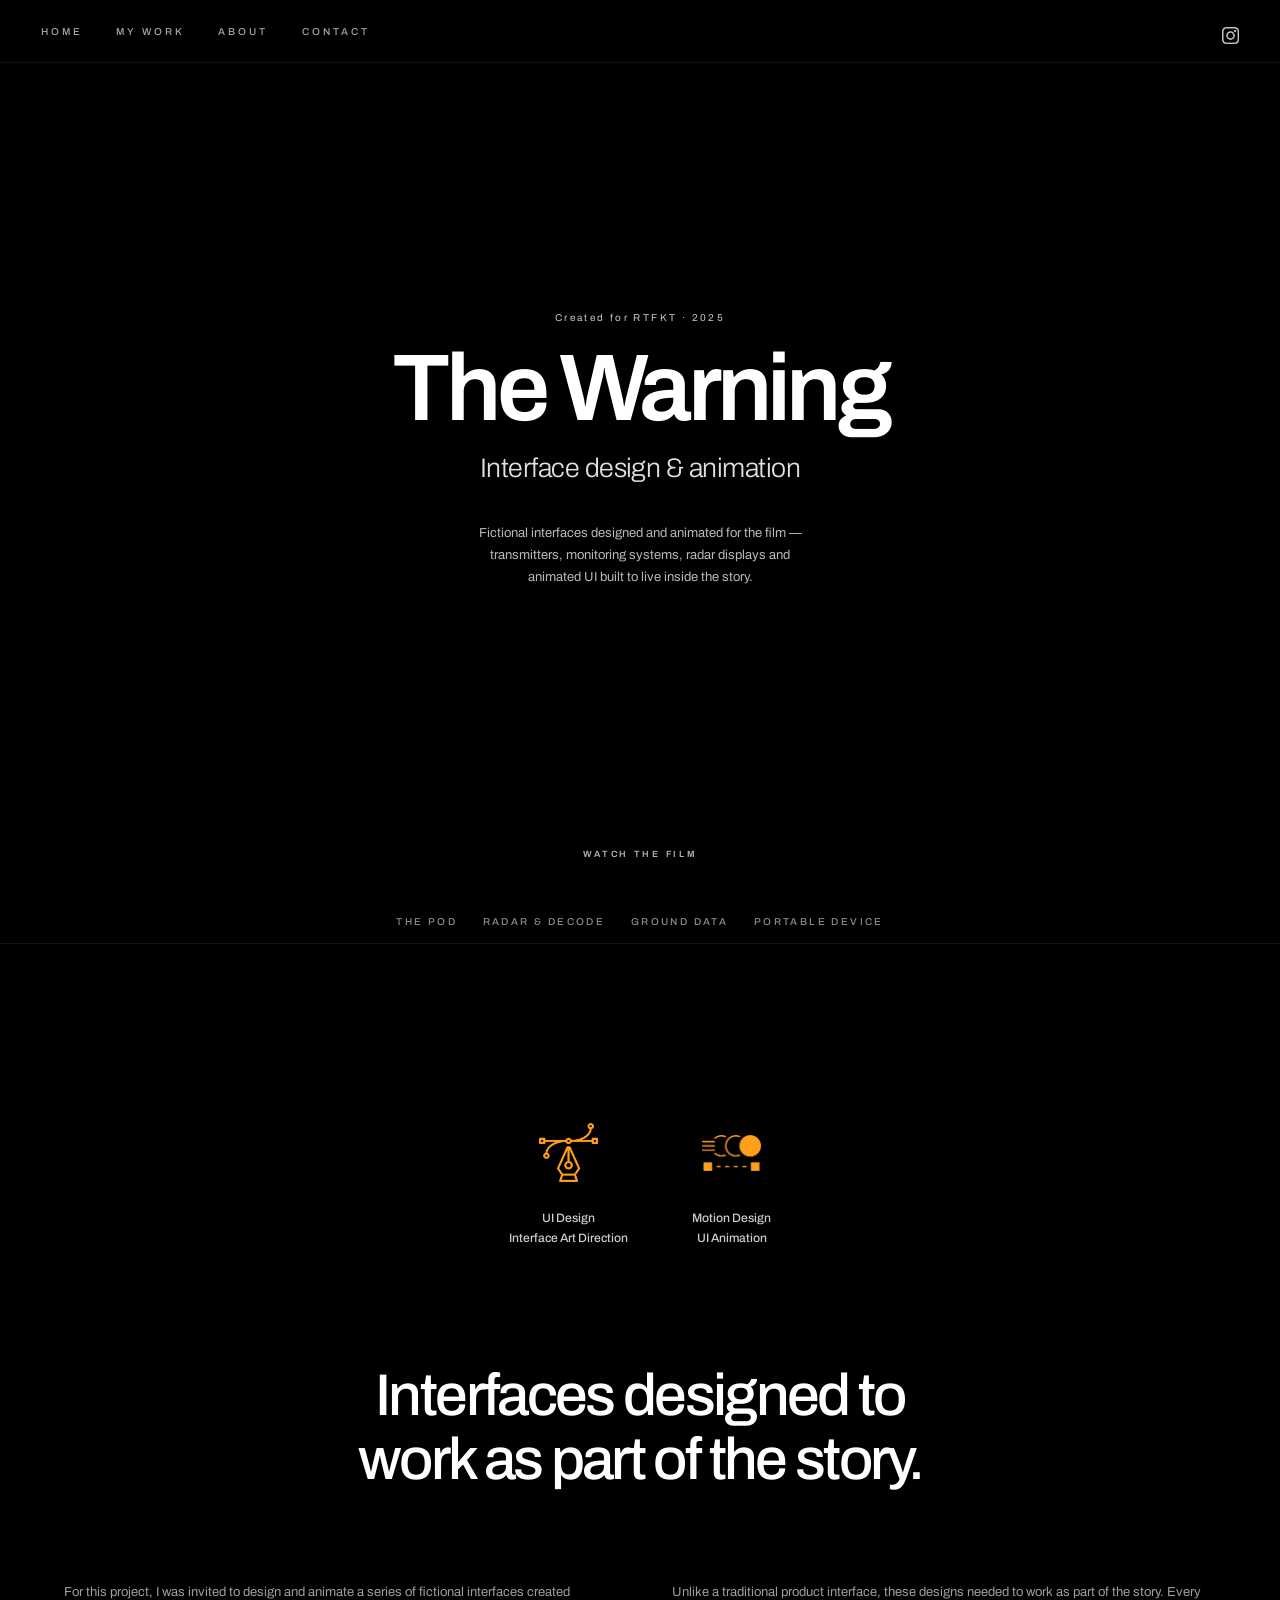
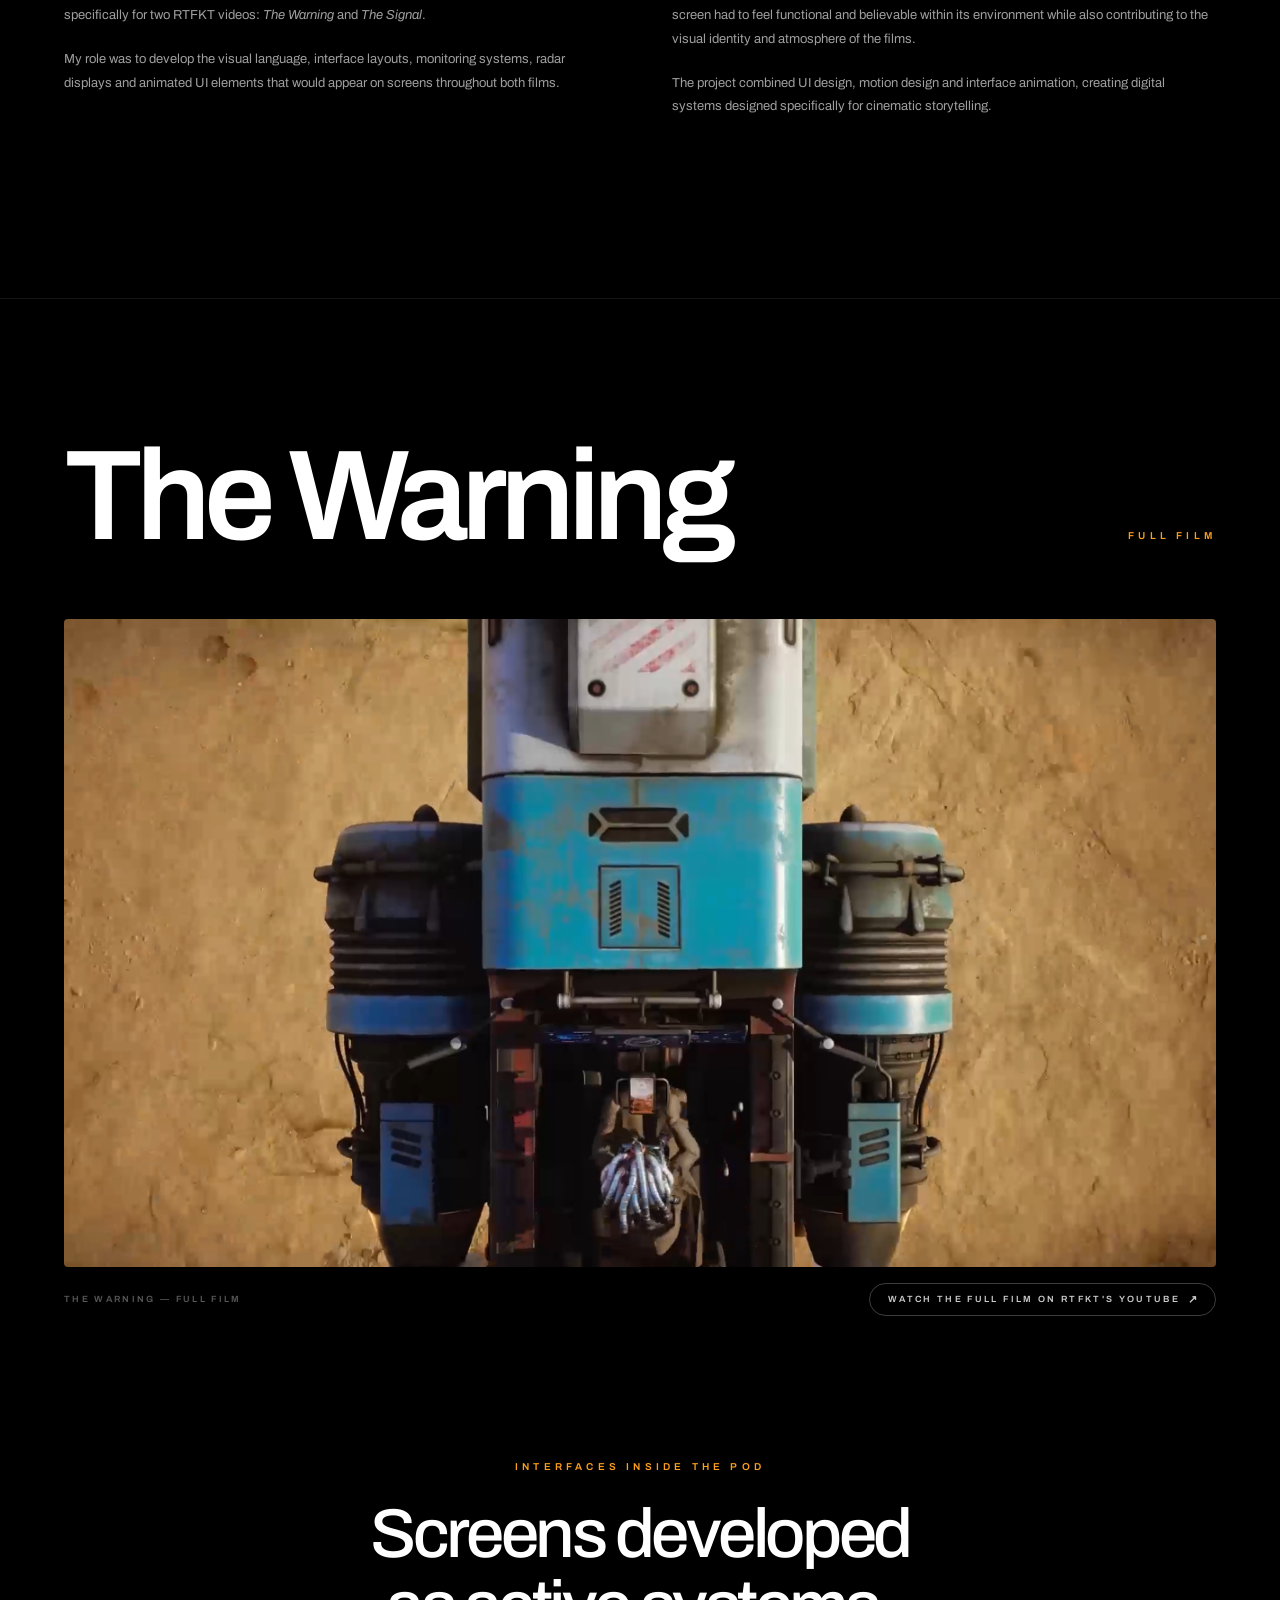
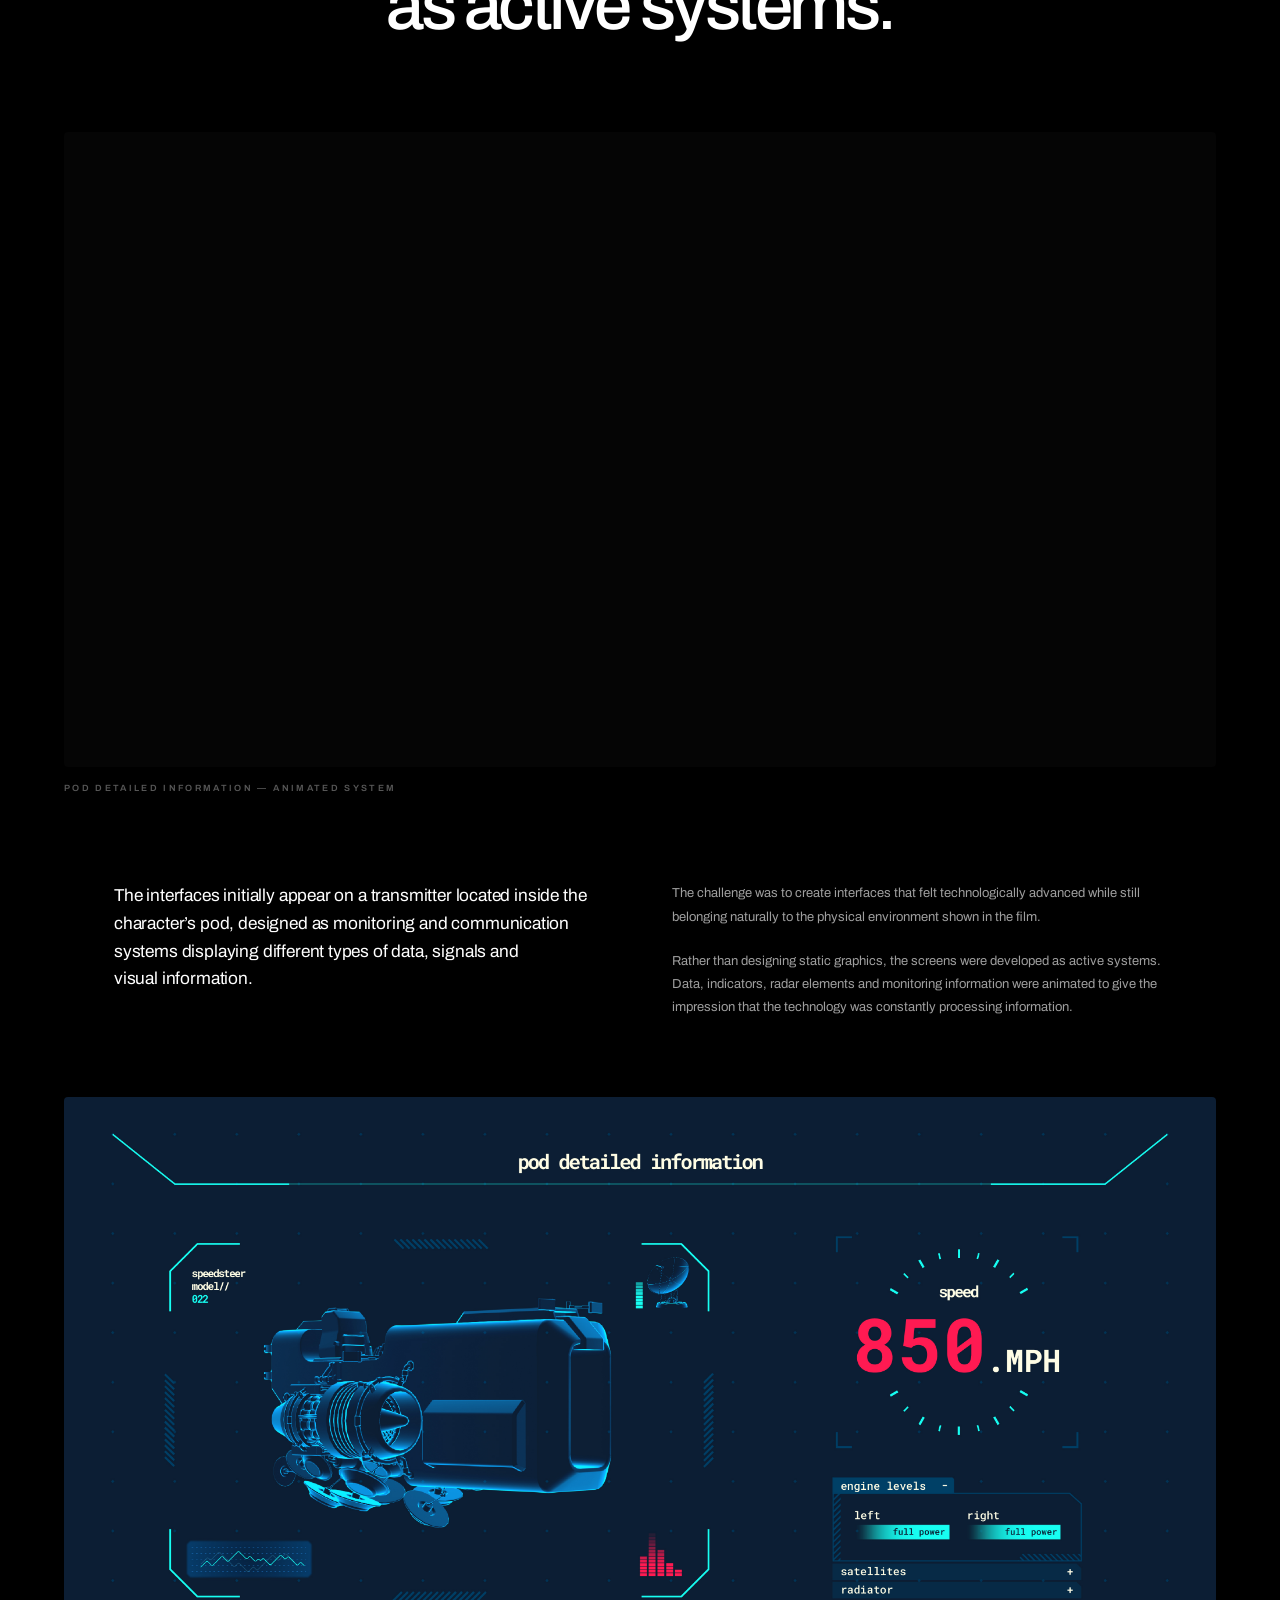
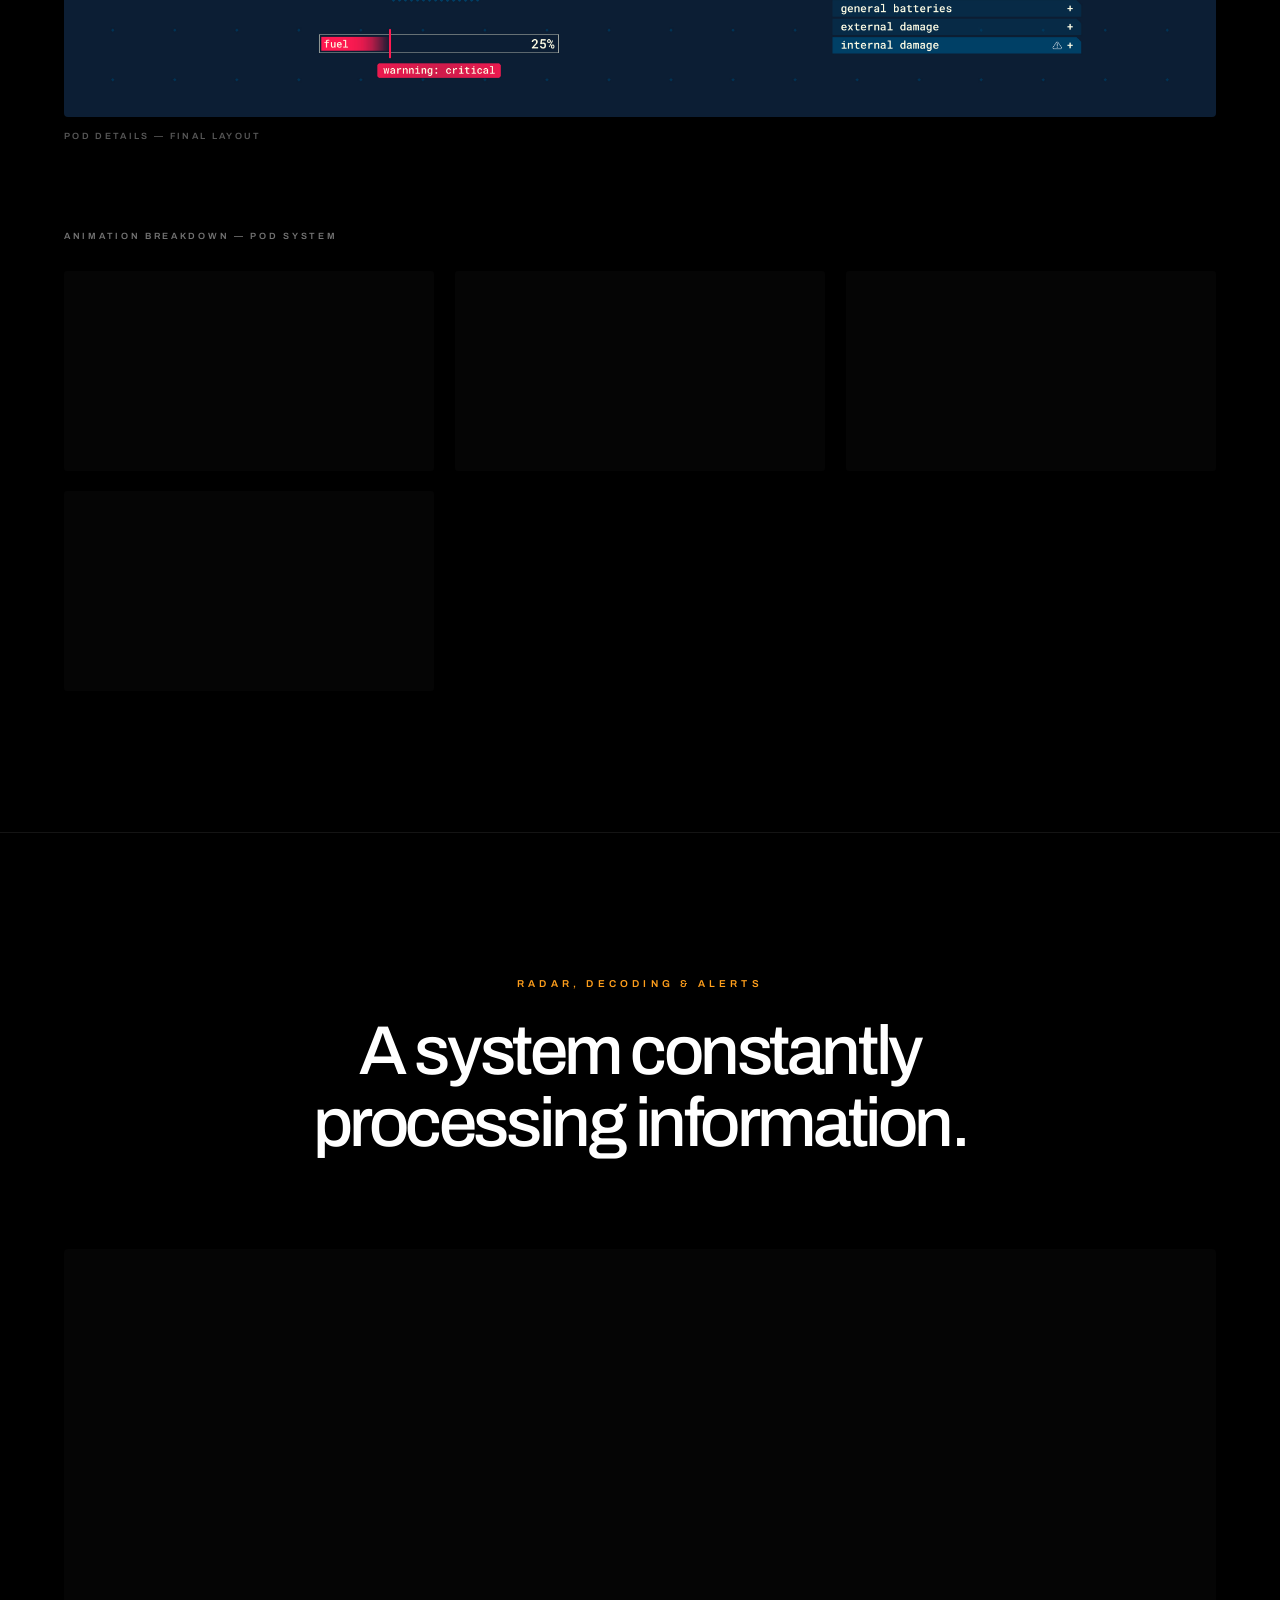
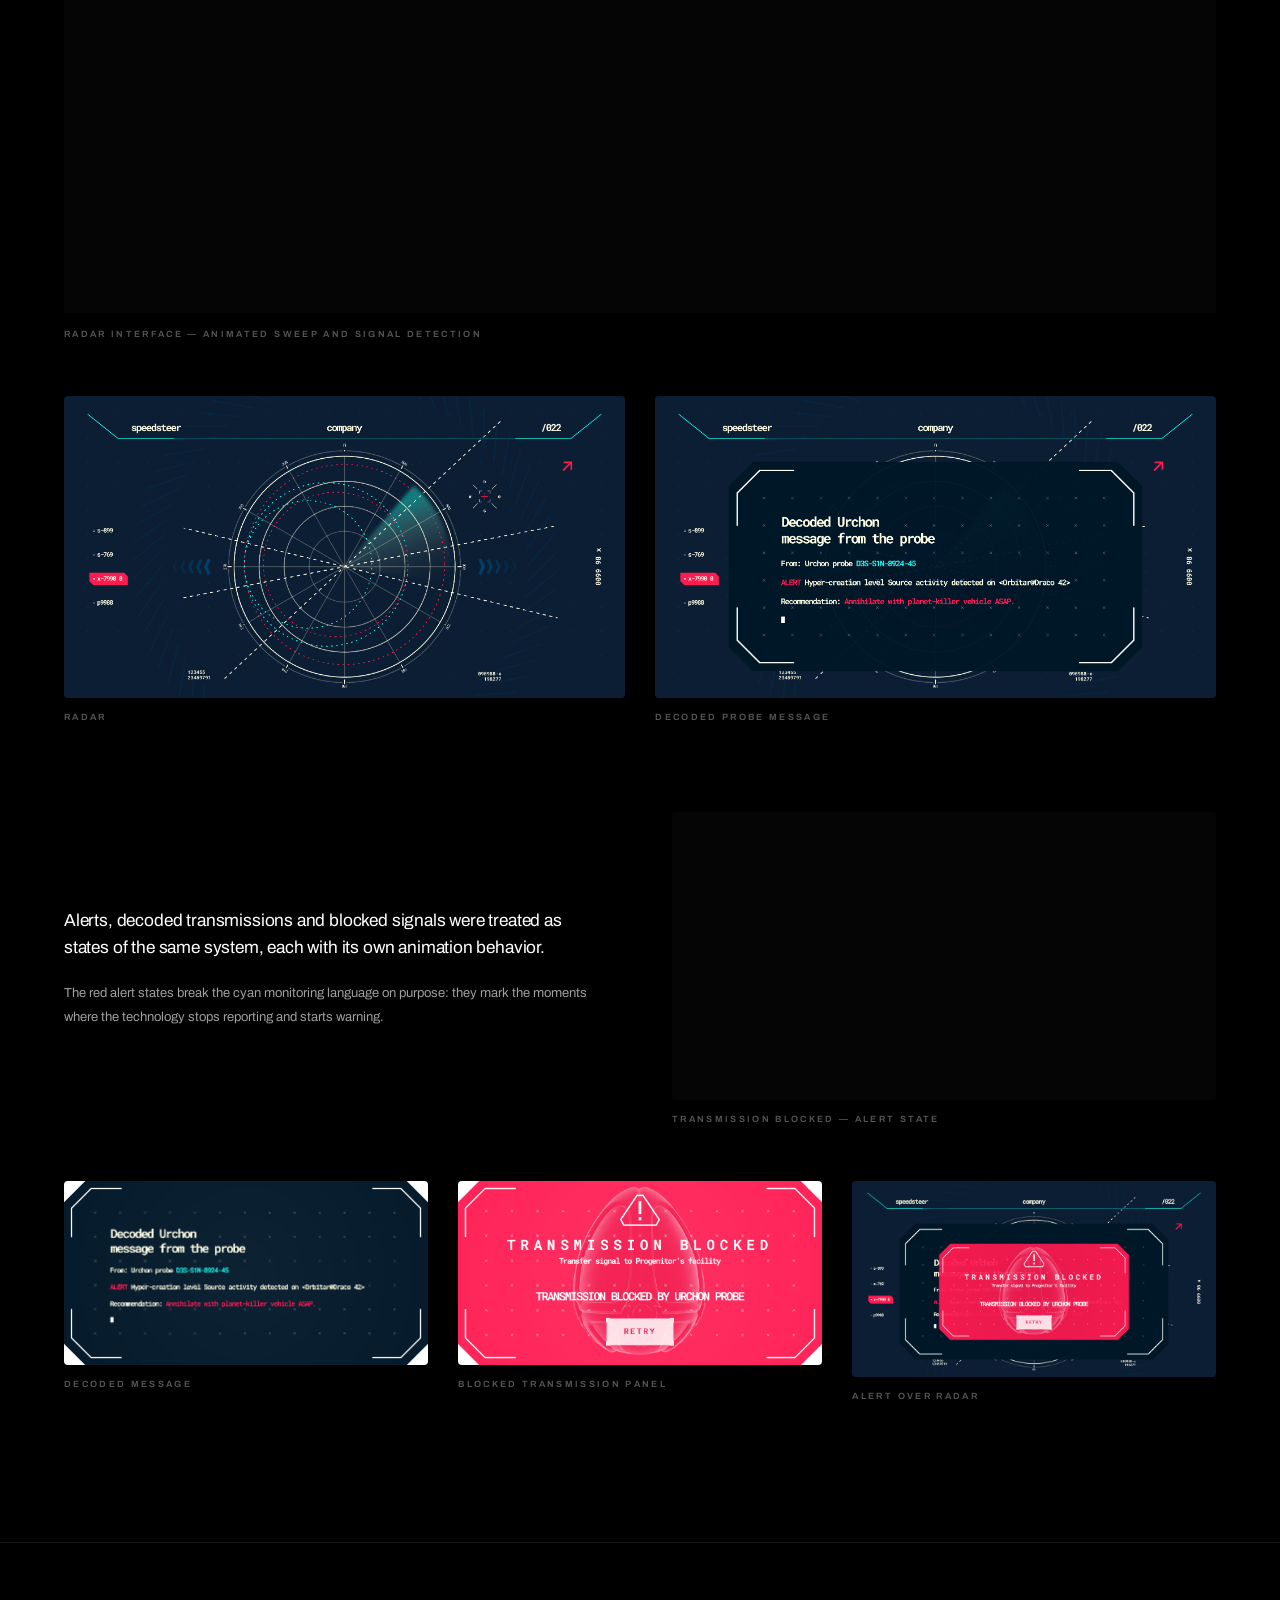
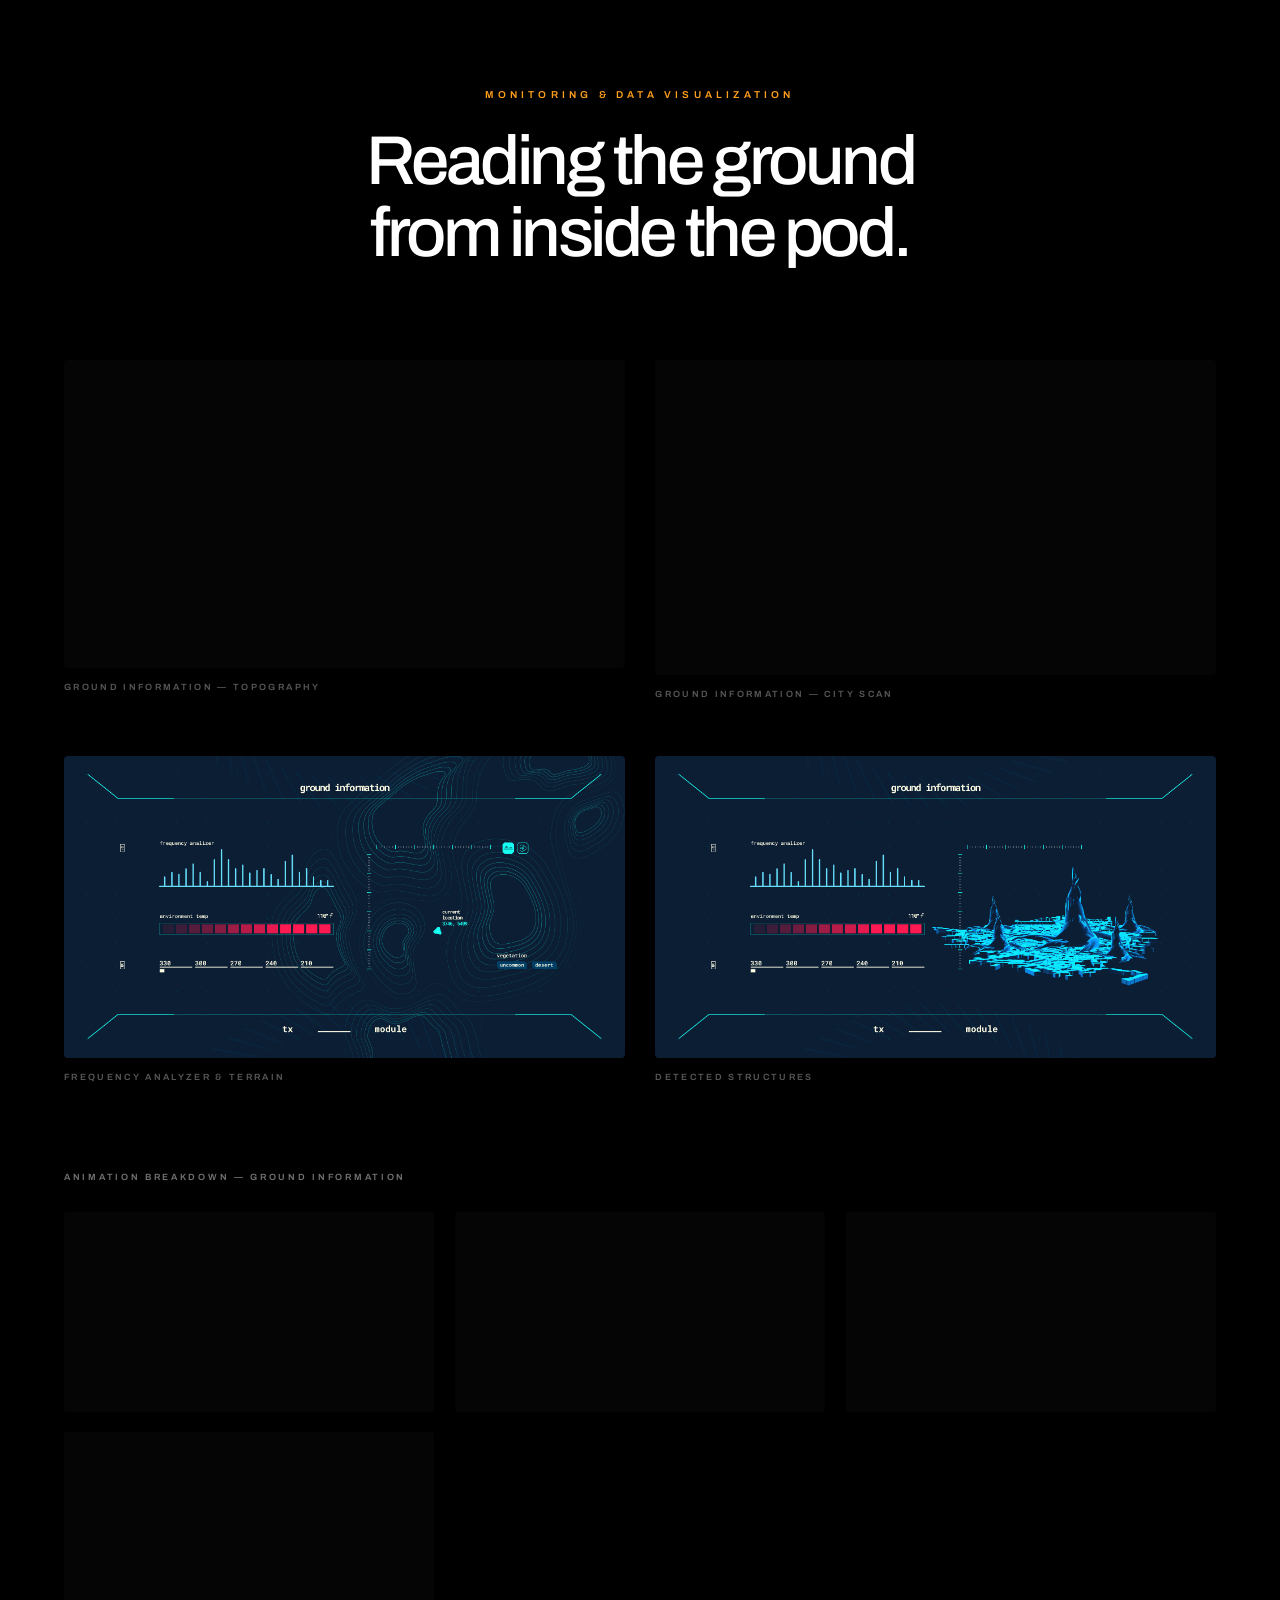
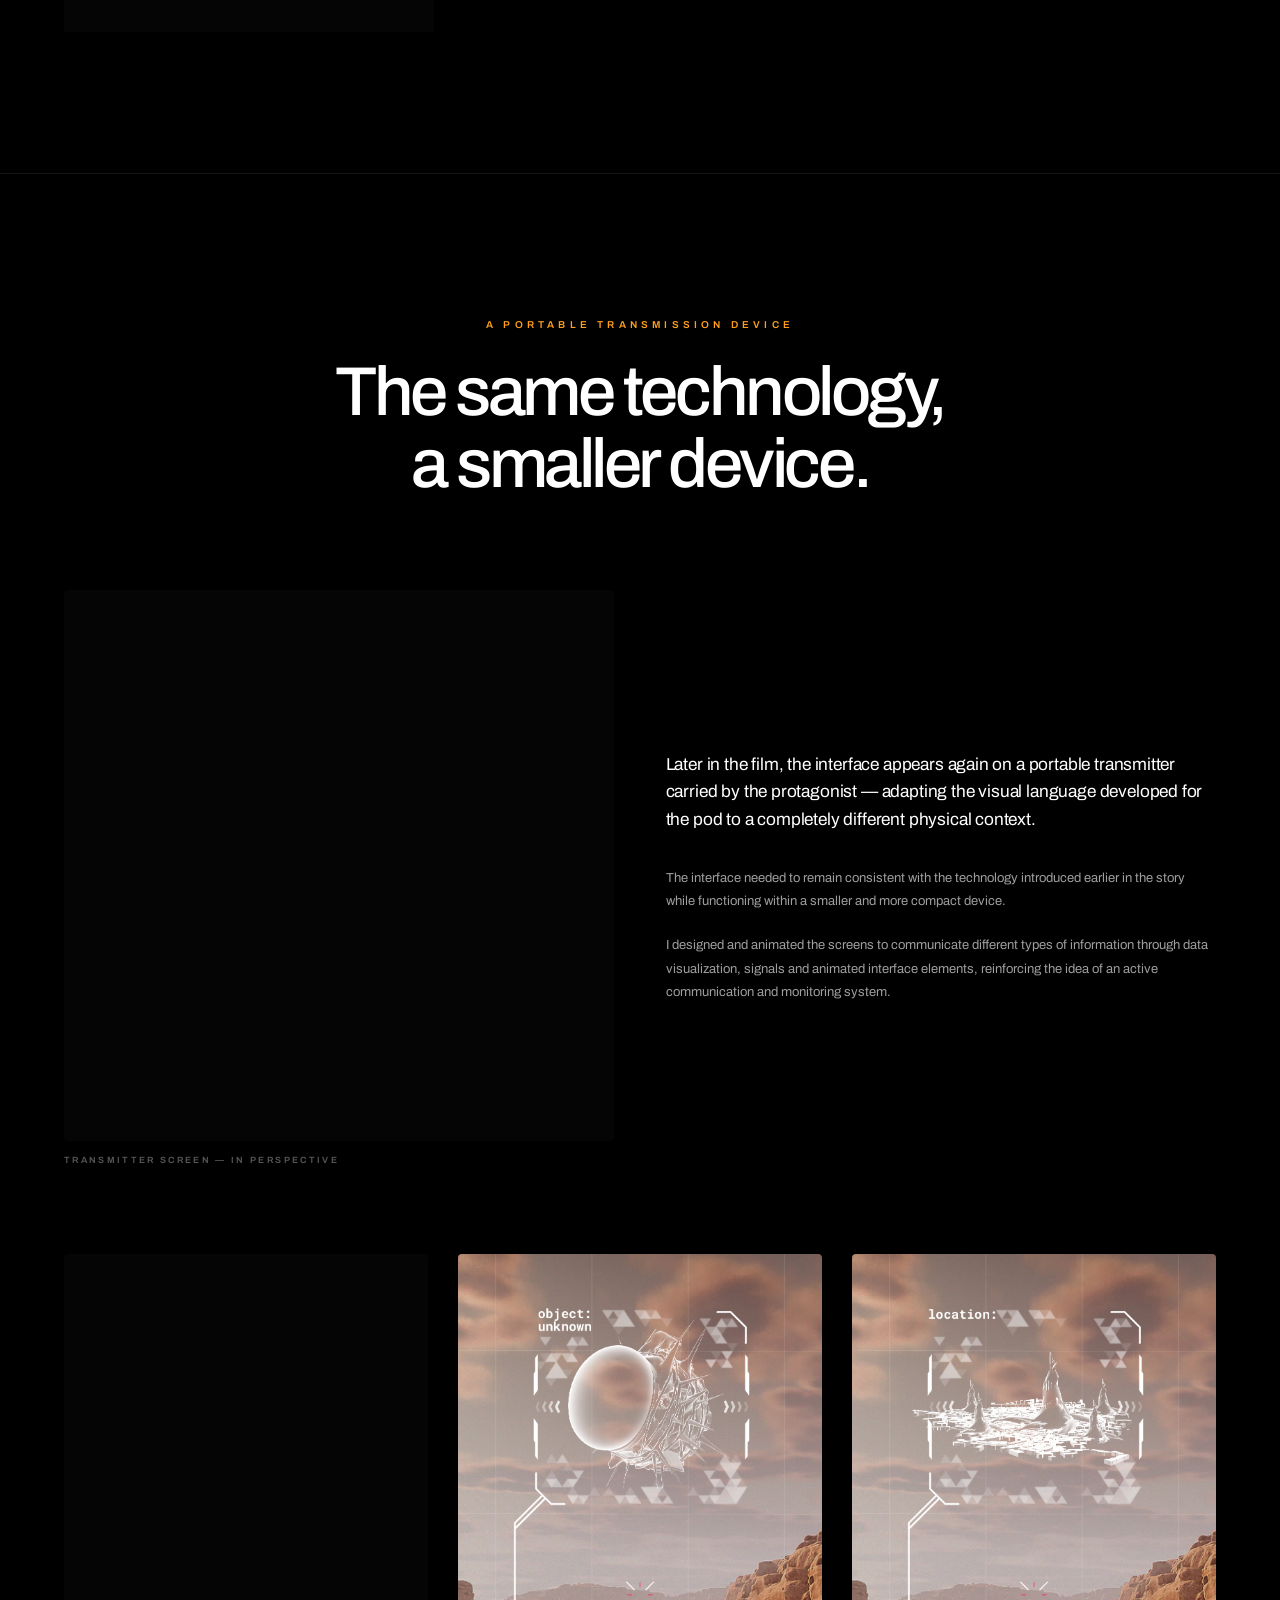
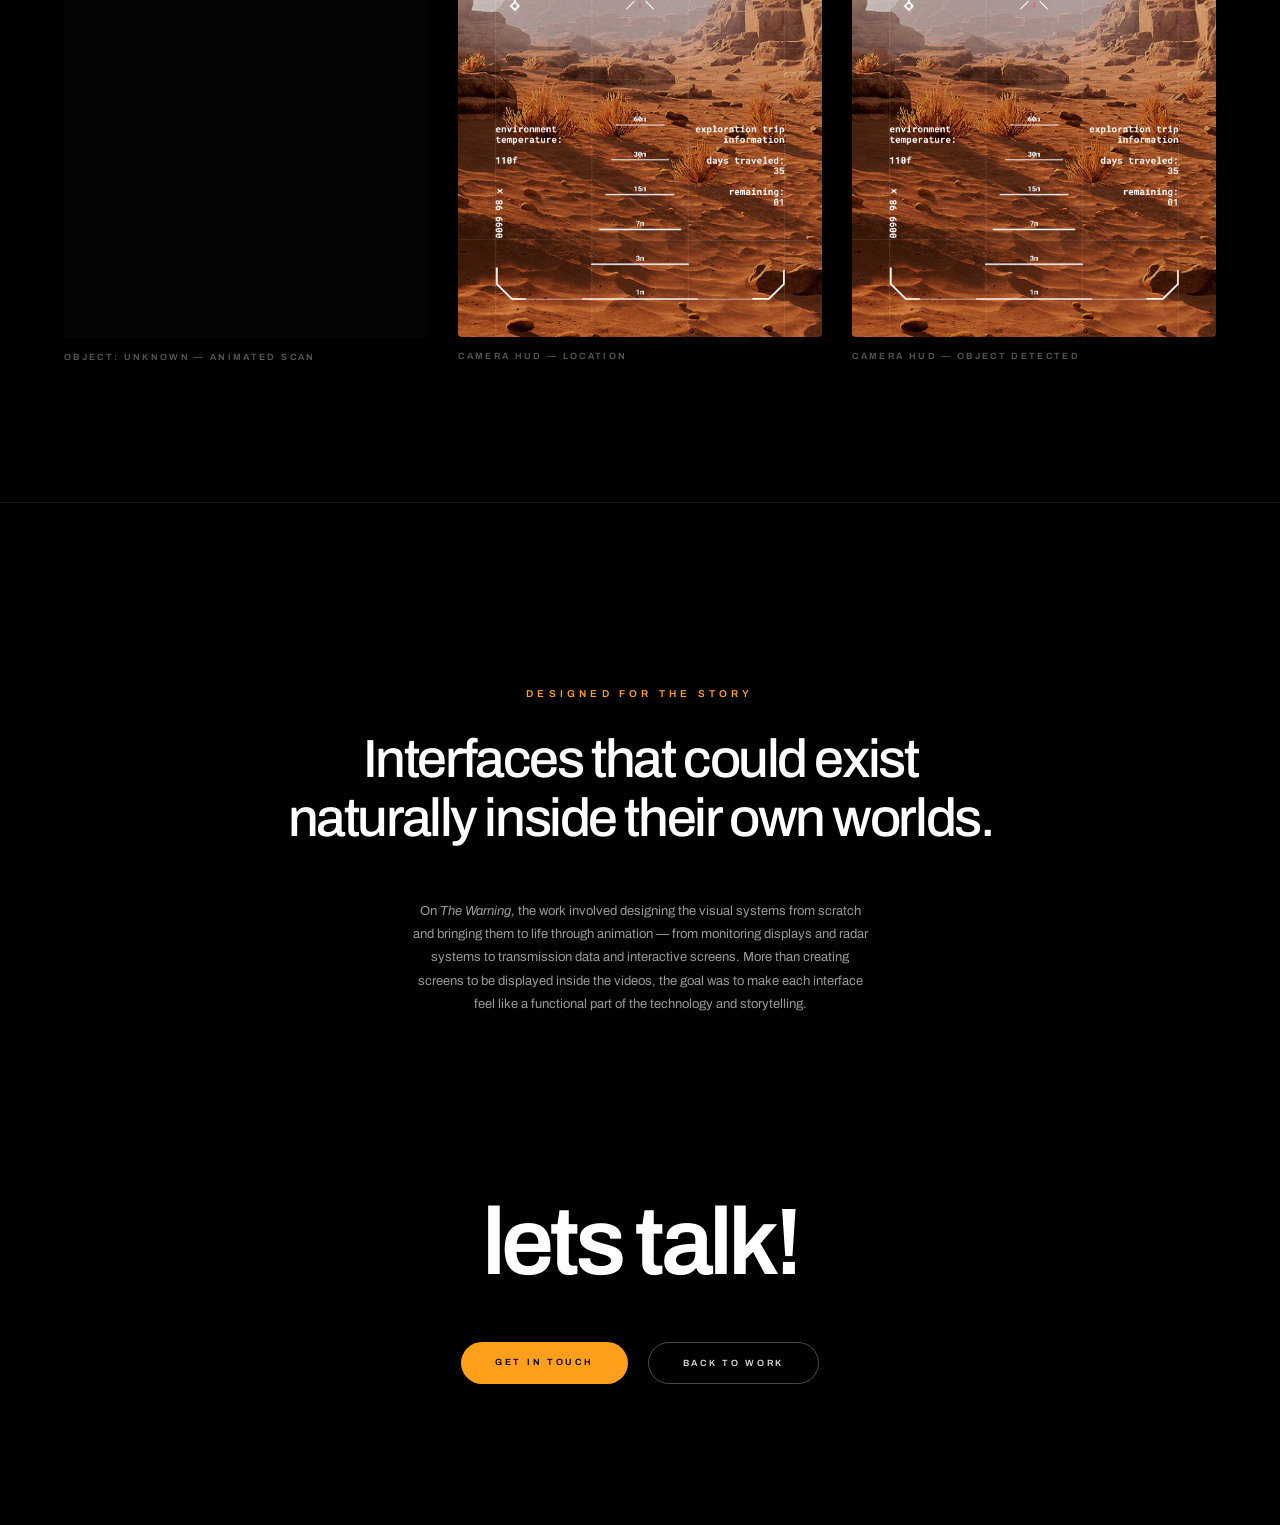
<file: The Warning.dc.html>
<!DOCTYPE html>
<html>
<head>
<meta charset="utf-8">
<meta name="viewport" content="width=device-width, initial-scale=1">
<script src="./support.js"></script>
</head>
<body>
<x-dc>
<helmet>
<link rel="preconnect" href="https://fonts.googleapis.com">
<link rel="preconnect" href="https://fonts.gstatic.com" crossorigin="">
<link href="https://fonts.googleapis.com/css2?family=Archivo:wght@300;400;500;600;700&amp;display=swap" rel="stylesheet">
<style>
  html, body { margin:0; padding:0; background:#000; }
  body { font-family: Archivo, "Helvetica Neue", Helvetica, sans-serif; -webkit-font-smoothing:antialiased; }
  * { box-sizing:border-box; }
  a { color:#ff9f1c; text-decoration:none; }
  a:hover { color:#fff; }
  ::selection { background:#ff9f1c; color:#000; }
  html { scroll-behavior:smooth; }
</style>
</helmet>
<div style="background:#000; color:#fff; position:relative; overflow:hidden">

  <header style="position:fixed; top:0; left:0; right:0; z-index:60; display:flex; align-items:center; justify-content:space-between; padding:clamp(16px,2vw,26px) clamp(18px,3.2vw,46px); gap:16px; backdrop-filter:blur(18px); background:rgba(0,0,0,.55); border-bottom:1px solid rgba(255,255,255,.07)">
    <nav style="display:flex; gap:clamp(16px,2.6vw,38px); align-items:center; flex-wrap:wrap">
      <a href="index.html#home" style="font-size:10px; font-weight:500; letter-spacing:.3em; text-transform:uppercase; color:rgba(255,255,255,.65); white-space:nowrap" style-hover="color:#fff">home</a>
      <a href="index.html#work" style="font-size:10px; font-weight:500; letter-spacing:.3em; text-transform:uppercase; color:rgba(255,255,255,.65); white-space:nowrap" style-hover="color:#fff">my work</a>
      <a href="index.html#about" style="font-size:10px; font-weight:500; letter-spacing:.3em; text-transform:uppercase; color:rgba(255,255,255,.65); white-space:nowrap" style-hover="color:#fff">about</a>
      <a href="index.html#contact" style="font-size:10px; font-weight:500; letter-spacing:.3em; text-transform:uppercase; color:rgba(255,255,255,.65); white-space:nowrap" style-hover="color:#fff">contact</a>
    </nav>
    <div style="display:flex; gap:22px; align-items:center">
      <a href="https://instagram.com/hcelsotz" target="_blank" rel="noreferrer" style="display:grid; place-items:center; width:17px; height:9px; opacity:.8; transition:opacity .3s ease" style-hover="opacity:1">
        <img src="assets/icone_instagram.png" alt="Instagram" style="width:100%; height:100%; object-fit:contain; display:block">
      </a>
    </div>
  </header>

  <section data-screen-label="Hero" style="position:relative; height:100vh; min-height:620px; overflow:hidden">
    <video data-heroparallax="1" src="assets/work-the-warning.mp4" autoplay="" muted="" loop="" playsinline="" preload="auto" aria-label="The Warning" style="position:absolute; inset:0; width:100%; height:100%; object-fit:cover; transform:translate3d(0,0,0) scale(1.1); will-change:transform"></video>
    <div style="position:absolute; inset:0; background:radial-gradient(ellipse 70% 55% at 50% 48%, rgba(0,0,0,.78) 0%, rgba(0,0,0,.58) 55%, rgba(0,0,0,.3) 80%, transparent 100%), linear-gradient(to bottom, rgba(0,0,0,.72) 0%, rgba(0,0,0,.4) 32%, rgba(0,0,0,.6) 70%, #000 100%)"></div>

    <div style="position:absolute; inset:0; display:flex; flex-direction:column; align-items:center; justify-content:center; text-align:center; padding:0 clamp(18px,5vw,90px); gap:clamp(14px,1.6vw,22px)">
      <span style="font-size:clamp(9px,.78vw,12px); font-weight:400; letter-spacing:.24em; color:rgba(255,255,255,.78)">Created for RTFKT · 2025</span>
      <h1 style="margin:0; font-size:clamp(40px,7.4vw,132px); font-weight:600; letter-spacing:-.05em; line-height:.94; color:#fff">The Warning</h1>
      <p style="margin:0; font-size:clamp(16px,2.1vw,38px); font-weight:300; letter-spacing:-.02em; color:rgba(255,255,255,.88)">Interface design &amp; animation</p>
      <p style="margin:clamp(10px,1.4vw,20px) 0 0; max-width:48ch; font-size:clamp(13px,1vw,16px); font-weight:400; line-height:1.7; color:rgba(255,255,255,.72); text-wrap:pretty">Fictional interfaces designed and animated for the film — transmitters, monitoring systems, radar displays and animated UI built to live inside the story.</p>
    </div>

    <div style="position:absolute; left:0; right:0; bottom:clamp(24px,3.2vw,46px); display:flex; justify-content:center; align-items:center; gap:clamp(18px,3vw,44px); flex-wrap:wrap">
      <a href="#warning" style="font-size:9px; font-weight:600; letter-spacing:.3em; text-transform:uppercase; color:rgba(255,255,255,.7); white-space:nowrap" style-hover="color:#fff">watch the film</a>
    </div>
  </section>

  <nav data-chapters="1" style="position:sticky; top:clamp(48px,5.4vw,66px); z-index:40; display:flex; justify-content:center; gap:clamp(12px,2vw,30px); flex-wrap:wrap; padding:16px clamp(18px,5vw,90px); background:rgba(0,0,0,.6); backdrop-filter:blur(18px); border-bottom:1px solid rgba(255,255,255,.07)">
    <a href="#pod" data-chip="1" style="font-size:10px; font-weight:500; letter-spacing:.24em; text-transform:uppercase; color:rgba(255,255,255,.55); white-space:nowrap" style-hover="color:#fff">the pod</a>
    <a href="#radar" data-chip="1" style="font-size:10px; font-weight:500; letter-spacing:.24em; text-transform:uppercase; color:rgba(255,255,255,.55); white-space:nowrap" style-hover="color:#fff">radar &amp; decode</a>
    <a href="#ground" data-chip="1" style="font-size:10px; font-weight:500; letter-spacing:.24em; text-transform:uppercase; color:rgba(255,255,255,.55); white-space:nowrap" style-hover="color:#fff">ground data</a>
    <a href="#portable" data-chip="1" style="font-size:10px; font-weight:500; letter-spacing:.24em; text-transform:uppercase; color:rgba(255,255,255,.55); white-space:nowrap" style-hover="color:#fff">portable device</a>

  </nav>

  <section data-screen-label="Discipline" style="padding:clamp(90px,14vw,220px) clamp(18px,5vw,90px)">
    <div data-reveal="1" style="display:flex; justify-content:center; gap:clamp(34px,5vw,78px); flex-wrap:wrap">
      <div style="display:flex; flex-direction:column; align-items:center; gap:clamp(16px,2vw,26px)">
        <img src="assets/ag/icon-design-green.png" alt="" style="width:clamp(50px,4.6vw,76px); height:clamp(50px,4.6vw,76px); object-fit:contain; display:block">
        <p style="margin:0; text-align:center; font-size:clamp(11px,.95vw,15px); font-weight:500; line-height:1.7; color:rgba(255,255,255,.8)">UI Design<br>Interface Art Direction</p>
      </div>
      <div style="display:flex; flex-direction:column; align-items:center; gap:clamp(16px,2vw,26px)">
        <img src="assets/ag/icon-motion-green.png" alt="" style="width:clamp(50px,4.6vw,76px); height:clamp(50px,4.6vw,76px); object-fit:contain; display:block">
        <p style="margin:0; text-align:center; font-size:clamp(11px,.95vw,15px); font-weight:500; line-height:1.7; color:rgba(255,255,255,.8)">Motion Design<br>UI Animation</p>
      </div>
    </div>
    <p data-reveal="1" style="margin:clamp(56px,9vw,140px) auto 0; max-width:24ch; text-align:center; font-size:clamp(28px,4.6vw,76px); font-weight:500; letter-spacing:-.045em; line-height:1.08; color:#fff; text-wrap:balance">Interfaces designed to work as part of the story.</p>
    <div data-reveal="1" style="display:grid; grid-template-columns:repeat(auto-fit,minmax(320px,1fr)); gap:clamp(28px,5vw,90px); align-items:start; width:min(100%,1180px); margin:clamp(46px,7vw,110px) auto 0">
      <div style="display:flex; flex-direction:column; gap:clamp(14px,1.6vw,22px); font-size:clamp(13px,1vw,16px); line-height:1.8; color:rgba(255,255,255,.62); text-wrap:pretty">
        <p style="margin:0">For this project, I was invited to design and animate a series of fictional interfaces created specifically for two RTFKT videos: <em>The Warning</em> and <em>The Signal</em>.</p>
        <p style="margin:0">My role was to develop the visual language, interface layouts, monitoring systems, radar displays and animated UI elements that would appear on screens throughout both films.</p>
      </div>
      <div style="display:flex; flex-direction:column; gap:clamp(14px,1.6vw,22px); font-size:clamp(13px,1vw,16px); line-height:1.8; color:rgba(255,255,255,.62); text-wrap:pretty">
        <p style="margin:0">Unlike a traditional product interface, these designs needed to work as part of the story. Every screen had to feel functional and believable within its environment while also contributing to the visual identity and atmosphere of the films.</p>
        <p style="margin:0">The project combined UI design, motion design and interface animation, creating digital systems designed specifically for cinematic storytelling.</p>
      </div>
    </div>
  </section>

  <section id="warning" data-screen-label="The Warning intro" style="padding:clamp(70px,11vw,160px) clamp(18px,5vw,90px) 0; border-top:1px solid rgba(255,255,255,.08)">
    <div style="display:flex; align-items:baseline; justify-content:space-between; gap:clamp(18px,3vw,48px); flex-wrap:wrap; width:min(100%,1700px); margin:0 auto">
      <h2 data-reveal="1" style="margin:0; font-size:clamp(46px,10vw,190px); font-weight:600; letter-spacing:-.055em; line-height:.9; color:#fff">The Warning</h2>
      <span style="font-size:10px; font-weight:600; letter-spacing:.42em; text-transform:uppercase; color:#ff9f1c">full film</span>
    </div>
    <div style="width:min(100%,1700px); margin:clamp(36px,5vw,72px) auto 0">
      <div style="position:relative; width:100%; aspect-ratio:16/9; background:#050505; border-radius:4px; overflow:hidden">
        <video data-lazyvid="1" muted="" loop="" src="assets/rtfkt/warning/film-the-warning.mp4" poster="assets/rtfkt/warning/film-poster.png" playsinline="" preload="none" style="position:absolute; inset:0; width:100%; height:100%; object-fit:cover; display:block; background:#050505"></video>
      </div>
      <div style="display:flex; align-items:center; justify-content:space-between; gap:clamp(14px,2vw,32px); flex-wrap:wrap; margin:16px 0 0">
        <p style="margin:0; font-size:9px; font-weight:600; letter-spacing:.26em; text-transform:uppercase; color:rgba(255,255,255,.34)">the warning — full film</p>
        <a href="https://www.youtube.com/watch?v=NBv4s5AhjS4" target="_blank" rel="noreferrer" style="display:inline-flex; align-items:center; gap:8px; padding:9px 18px; border:1px solid rgba(255,255,255,.24); border-radius:100px; font-size:9px; font-weight:600; letter-spacing:.26em; text-transform:uppercase; color:rgba(255,255,255,.8); white-space:nowrap; transition:border-color .3s, color .3s" style-hover="border-color:#ff9f1c; color:#ff9f1c">watch the full film on rtfkt's youtube <span style="letter-spacing:0; font-size:11px">↗</span></a>
      </div>
    </div>
  </section>

  <section id="pod" data-screen-label="Inside the pod" style="padding:clamp(70px,11vw,170px) 0">
    <div style="text-align:center; padding:0 clamp(18px,5vw,90px)">
      <span style="font-size:10px; font-weight:600; letter-spacing:.42em; text-transform:uppercase; color:#ff9f1c">interfaces inside the pod</span>
      <h3 data-reveal="1" style="margin:clamp(16px,2vw,28px) auto 0; max-width:20ch; font-size:clamp(32px,5.4vw,92px); font-weight:500; letter-spacing:-.05em; line-height:1.04; color:#fff; text-wrap:balance">Screens developed as active systems.</h3>
    </div>

    <div style="width:min(100%,1700px); margin:clamp(46px,7vw,110px) auto 0; padding:0 clamp(18px,5vw,90px)">
      <video data-lazyvid="1" src="assets/rtfkt/warning/static-pod-information.mp4" muted="" loop="" playsinline="" preload="none" style="width:100%; aspect-ratio:4096/2256; object-fit:cover; display:block; background:#050505; border-radius:4px"></video>
      <p style="margin:16px 0 0; font-size:9px; font-weight:600; letter-spacing:.26em; text-transform:uppercase; color:rgba(255,255,255,.34)">pod detailed information — animated system</p>
    </div>

    <div data-reveal="1" style="display:grid; grid-template-columns:repeat(auto-fit,minmax(320px,1fr)); gap:clamp(28px,5vw,90px); align-items:start; width:min(100%,1180px); margin:clamp(46px,7vw,110px) auto 0; padding:0 clamp(18px,5vw,90px)">
      <p style="margin:0; font-size:clamp(15px,1.35vw,22px); font-weight:400; line-height:1.6; letter-spacing:-.01em; color:#fff; text-wrap:pretty">The interfaces initially appear on a transmitter located inside the character’s pod, designed as monitoring and communication systems displaying different types of data, signals and visual information.</p>
      <div style="display:flex; flex-direction:column; gap:clamp(14px,1.6vw,22px); font-size:clamp(13px,1vw,16px); line-height:1.8; color:rgba(255,255,255,.62); text-wrap:pretty">
        <p style="margin:0">The challenge was to create interfaces that felt technologically advanced while still belonging naturally to the physical environment shown in the film.</p>
        <p style="margin:0">Rather than designing static graphics, the screens were developed as active systems. Data, indicators, radar elements and monitoring information were animated to give the impression that the technology was constantly processing information.</p>
      </div>
    </div>

    <div style="width:min(100%,1500px); margin:clamp(40px,6vw,90px) auto 0; padding:0 clamp(18px,5vw,90px)">
      <img src="assets/rtfkt/warning/hud-pod-details.jpg" alt="Pod details screen" loading="lazy" decoding="async" style="width:100%; height:auto; display:block; border-radius:4px">
      <p style="margin:14px 0 0; font-size:9px; font-weight:600; letter-spacing:.26em; text-transform:uppercase; color:rgba(255,255,255,.34)">pod details — final layout</p>
    </div>

    <div style="width:min(100%,1700px); margin:clamp(46px,7vw,110px) auto 0; padding:0 clamp(18px,5vw,90px)">
      <p style="margin:0 0 clamp(18px,2.4vw,32px); font-size:9px; font-weight:600; letter-spacing:.3em; text-transform:uppercase; color:rgba(255,255,255,.45)">animation breakdown — pod system</p>
      <div style="display:grid; grid-template-columns:repeat(auto-fit,minmax(280px,1fr)); gap:clamp(12px,1.6vw,22px)">
        <video data-lazyvid="1" src="assets/rtfkt/warning/pod-detail-1.mp4" muted="" loop="" playsinline="" preload="none" style="width:100%; aspect-ratio:1920/1034; object-fit:cover; display:block; background:#050505; border-radius:3px"></video>
        
        <video data-lazyvid="1" src="assets/rtfkt/warning/pod-detail-3.mp4" muted="" loop="" playsinline="" preload="none" style="width:100%; aspect-ratio:1920/1034; object-fit:cover; display:block; background:#050505; border-radius:3px"></video>
        <video data-lazyvid="1" src="assets/rtfkt/warning/pod-detail-4.mp4" muted="" loop="" playsinline="" preload="none" style="width:100%; aspect-ratio:1920/1034; object-fit:cover; display:block; background:#050505; border-radius:3px"></video>
        <video data-lazyvid="1" src="assets/rtfkt/warning/pod-detail-5.mp4" muted="" loop="" playsinline="" preload="none" style="width:100%; aspect-ratio:1920/1034; object-fit:cover; display:block; background:#050505; border-radius:3px"></video>
      </div>
    </div>
  </section>

  <section id="radar" data-screen-label="Radar and decode" style="padding:clamp(70px,11vw,170px) 0; border-top:1px solid rgba(255,255,255,.08)">
    <div style="text-align:center; padding:0 clamp(18px,5vw,90px)">
      <span style="font-size:10px; font-weight:600; letter-spacing:.42em; text-transform:uppercase; color:#ff9f1c">radar, decoding &amp; alerts</span>
      <h3 data-reveal="1" style="margin:clamp(16px,2vw,28px) auto 0; max-width:22ch; font-size:clamp(32px,5.4vw,92px); font-weight:500; letter-spacing:-.05em; line-height:1.04; color:#fff; text-wrap:balance">A system constantly processing information.</h3>
    </div>

    <div style="width:min(100%,1700px); margin:clamp(46px,7vw,110px) auto 0; padding:0 clamp(18px,5vw,90px)">
      <video data-lazyvid="1" src="assets/rtfkt/warning/static-radar.mp4" muted="" loop="" playsinline="" preload="none" style="width:100%; aspect-ratio:1920/1106; object-fit:cover; display:block; background:#050505; border-radius:4px"></video>
      <p style="margin:16px 0 0; font-size:9px; font-weight:600; letter-spacing:.26em; text-transform:uppercase; color:rgba(255,255,255,.34)">radar interface — animated sweep and signal detection</p>
    </div>

    <div style="display:grid; grid-template-columns:repeat(auto-fit,minmax(320px,1fr)); gap:clamp(18px,2.4vw,40px); width:min(100%,1700px); margin:clamp(30px,4.5vw,70px) auto 0; padding:0 clamp(18px,5vw,90px)">
      <div>
        <img src="assets/rtfkt/warning/hud-radar.jpg" alt="Radar screen" loading="lazy" decoding="async" style="width:100%; height:auto; display:block; border-radius:4px">
        <p style="margin:14px 0 0; font-size:9px; font-weight:600; letter-spacing:.26em; text-transform:uppercase; color:rgba(255,255,255,.34)">radar</p>
      </div>
      <div>
        <img src="assets/rtfkt/warning/hud-radar-decode.jpg" alt="Radar with decoded message" loading="lazy" decoding="async" style="width:100%; height:auto; display:block; border-radius:4px">
        <p style="margin:14px 0 0; font-size:9px; font-weight:600; letter-spacing:.26em; text-transform:uppercase; color:rgba(255,255,255,.34)">decoded probe message</p>
      </div>
    </div>

    <div data-reveal="1" style="display:grid; grid-template-columns:repeat(auto-fit,minmax(320px,1fr)); gap:clamp(28px,5vw,90px); align-items:center; width:min(100%,1500px); margin:clamp(46px,7vw,110px) auto 0; padding:0 clamp(18px,5vw,90px)">
      <div style="display:flex; flex-direction:column; gap:clamp(14px,1.6vw,22px); font-size:clamp(13px,1vw,16px); line-height:1.8; color:rgba(255,255,255,.62); text-wrap:pretty">
        <p style="margin:0; font-size:clamp(15px,1.35vw,22px); font-weight:400; line-height:1.6; letter-spacing:-.01em; color:#fff">Alerts, decoded transmissions and blocked signals were treated as states of the same system, each with its own animation behavior.</p>
        <p style="margin:0">The red alert states break the cyan monitoring language on purpose: they mark the moments where the technology stops reporting and starts warning.</p>
      </div>
      <div>
        <video data-lazyvid="1" src="assets/rtfkt/warning/static-transmission-blocked.mp4" muted="" loop="" playsinline="" preload="none" style="width:100%; aspect-ratio:1920/1016; object-fit:cover; display:block; background:#050505; border-radius:4px"></video>
        <p style="margin:14px 0 0; font-size:9px; font-weight:600; letter-spacing:.26em; text-transform:uppercase; color:rgba(255,255,255,.34)">transmission blocked — alert state</p>
      </div>
    </div>

    <div style="display:grid; grid-template-columns:repeat(auto-fit,minmax(300px,1fr)); gap:clamp(18px,2.4vw,40px); align-items:start; width:min(100%,1500px); margin:clamp(30px,4.5vw,70px) auto 0; padding:0 clamp(18px,5vw,90px)">
      <div>
        <img src="assets/rtfkt/warning/hud-decode-urchon.jpg" alt="Decoded Urchon message" loading="lazy" decoding="async" style="width:100%; height:auto; display:block; border-radius:4px">
        <p style="margin:14px 0 0; font-size:9px; font-weight:600; letter-spacing:.26em; text-transform:uppercase; color:rgba(255,255,255,.34)">decoded message</p>
      </div>
      <div>
        <img src="assets/rtfkt/warning/hud-transmission-blocked.jpg" alt="Transmission blocked panel" loading="lazy" decoding="async" style="width:100%; height:auto; display:block; border-radius:4px">
        <p style="margin:14px 0 0; font-size:9px; font-weight:600; letter-spacing:.26em; text-transform:uppercase; color:rgba(255,255,255,.34)">blocked transmission panel</p>
      </div>
      <div>
        <img src="assets/rtfkt/warning/hud-radar-decode-blocked.jpg" alt="Radar with blocked decode" loading="lazy" decoding="async" style="width:100%; height:auto; display:block; border-radius:4px">
        <p style="margin:14px 0 0; font-size:9px; font-weight:600; letter-spacing:.26em; text-transform:uppercase; color:rgba(255,255,255,.34)">alert over radar</p>
      </div>
    </div>
  </section>

  <section id="ground" data-screen-label="Ground information" style="padding:clamp(70px,11vw,170px) 0; border-top:1px solid rgba(255,255,255,.08)">
    <div style="text-align:center; padding:0 clamp(18px,5vw,90px)">
      <span style="font-size:10px; font-weight:600; letter-spacing:.42em; text-transform:uppercase; color:#ff9f1c">monitoring &amp; data visualization</span>
      <h3 data-reveal="1" style="margin:clamp(16px,2vw,28px) auto 0; max-width:20ch; font-size:clamp(32px,5.4vw,92px); font-weight:500; letter-spacing:-.05em; line-height:1.04; color:#fff; text-wrap:balance">Reading the ground from inside the pod.</h3>
    </div>

    <div style="display:grid; grid-template-columns:repeat(auto-fit,minmax(340px,1fr)); gap:clamp(18px,2.4vw,40px); width:min(100%,1700px); margin:clamp(46px,7vw,110px) auto 0; padding:0 clamp(18px,5vw,90px)">
      <div>
        <video data-lazyvid="1" src="assets/rtfkt/warning/static-ground-information.mp4" muted="" loop="" playsinline="" preload="none" style="width:100%; aspect-ratio:1920/1056; object-fit:cover; display:block; background:#050505; border-radius:4px"></video>
        <p style="margin:14px 0 0; font-size:9px; font-weight:600; letter-spacing:.26em; text-transform:uppercase; color:rgba(255,255,255,.34)">ground information — topography</p>
      </div>
      <div>
        <video data-lazyvid="1" src="assets/rtfkt/warning/static-ground-information-2.mp4" muted="" loop="" playsinline="" preload="none" style="width:100%; aspect-ratio:1920/1078; object-fit:cover; display:block; background:#050505; border-radius:4px"></video>
        <p style="margin:14px 0 0; font-size:9px; font-weight:600; letter-spacing:.26em; text-transform:uppercase; color:rgba(255,255,255,.34)">ground information — city scan</p>
      </div>
    </div>

    <div style="display:grid; grid-template-columns:repeat(auto-fit,minmax(340px,1fr)); gap:clamp(18px,2.4vw,40px); width:min(100%,1700px); margin:clamp(30px,4.5vw,70px) auto 0; padding:0 clamp(18px,5vw,90px)">
      <div>
        <img src="assets/rtfkt/warning/hud-ground-information.jpg" alt="Ground information screen" loading="lazy" decoding="async" style="width:100%; height:auto; display:block; border-radius:4px">
        <p style="margin:14px 0 0; font-size:9px; font-weight:600; letter-spacing:.26em; text-transform:uppercase; color:rgba(255,255,255,.34)">frequency analyzer &amp; terrain</p>
      </div>
      <div>
        <img src="assets/rtfkt/warning/hud-ground-information-city.jpg" alt="Ground information with city" loading="lazy" decoding="async" style="width:100%; height:auto; display:block; border-radius:4px">
        <p style="margin:14px 0 0; font-size:9px; font-weight:600; letter-spacing:.26em; text-transform:uppercase; color:rgba(255,255,255,.34)">detected structures</p>
      </div>
    </div>

    <div style="width:min(100%,1700px); margin:clamp(46px,7vw,110px) auto 0; padding:0 clamp(18px,5vw,90px)">
      <p style="margin:0 0 clamp(18px,2.4vw,32px); font-size:9px; font-weight:600; letter-spacing:.3em; text-transform:uppercase; color:rgba(255,255,255,.45)">animation breakdown — ground information</p>
      <div style="display:grid; grid-template-columns:repeat(auto-fit,minmax(280px,1fr)); gap:clamp(12px,1.6vw,22px)">
        <video data-lazyvid="1" src="assets/rtfkt/warning/ground-information-01.mp4" muted="" loop="" playsinline="" preload="none" style="width:100%; aspect-ratio:1920/1034; object-fit:cover; display:block; background:#050505; border-radius:3px"></video>
        <video data-lazyvid="1" src="assets/rtfkt/warning/ground-information-02.mp4" muted="" loop="" playsinline="" preload="none" style="width:100%; aspect-ratio:1920/1034; object-fit:cover; display:block; background:#050505; border-radius:3px"></video>
        <video data-lazyvid="1" src="assets/rtfkt/warning/ground-information-03.mp4" muted="" loop="" playsinline="" preload="none" style="width:100%; aspect-ratio:1920/1034; object-fit:cover; display:block; background:#050505; border-radius:3px"></video>
        <video data-lazyvid="1" src="assets/rtfkt/warning/ground-information-04.mp4" muted="" loop="" playsinline="" preload="none" style="width:100%; aspect-ratio:1920/1034; object-fit:cover; display:block; background:#050505; border-radius:3px"></video>
      </div>
    </div>
  </section>

  <section id="portable" data-screen-label="Portable transmitter" style="padding:clamp(70px,11vw,170px) 0; border-top:1px solid rgba(255,255,255,.08)">
    <div style="text-align:center; padding:0 clamp(18px,5vw,90px)">
      <span style="font-size:10px; font-weight:600; letter-spacing:.42em; text-transform:uppercase; color:#ff9f1c">a portable transmission device</span>
      <h3 data-reveal="1" style="margin:clamp(16px,2vw,28px) auto 0; max-width:22ch; font-size:clamp(32px,5.4vw,92px); font-weight:500; letter-spacing:-.05em; line-height:1.04; color:#fff; text-wrap:balance">The same technology, a smaller device.</h3>
    </div>

    <div style="display:grid; grid-template-columns:repeat(auto-fit,minmax(320px,1fr)); gap:clamp(28px,4vw,70px); align-items:center; width:min(100%,1500px); margin:clamp(46px,7vw,110px) auto 0; padding:0 clamp(18px,5vw,90px)">
      <div>
        <video data-lazyvid="1" src="assets/rtfkt/warning/transmissor.mp4" muted="" loop="" playsinline="" preload="none" style="width:100%; aspect-ratio:1/1; object-fit:cover; display:block; background:#050505; border-radius:4px"></video>
        <p style="margin:14px 0 0; font-size:9px; font-weight:600; letter-spacing:.26em; text-transform:uppercase; color:rgba(255,255,255,.34)">transmitter screen — in perspective</p>
      </div>
      <div style="display:flex; flex-direction:column; gap:clamp(20px,2.6vw,34px)">
        <p style="margin:0; font-size:clamp(15px,1.35vw,22px); font-weight:400; line-height:1.6; letter-spacing:-.01em; color:#fff; text-wrap:pretty">Later in the film, the interface appears again on a portable transmitter carried by the protagonist — adapting the visual language developed for the pod to a completely different physical context.</p>
        <div style="display:flex; flex-direction:column; gap:clamp(14px,1.6vw,22px); font-size:clamp(13px,1vw,16px); line-height:1.8; color:rgba(255,255,255,.62); text-wrap:pretty">
          <p style="margin:0">The interface needed to remain consistent with the technology introduced earlier in the story while functioning within a smaller and more compact device.</p>
          <p style="margin:0">I designed and animated the screens to communicate different types of information through data visualization, signals and animated interface elements, reinforcing the idea of an active communication and monitoring system.</p>
        </div>
      </div>
    </div>

    <div style="display:grid; grid-template-columns:repeat(auto-fit,minmax(240px,1fr)); gap:clamp(18px,2.4vw,40px); width:min(100%,1300px); margin:clamp(46px,7vw,110px) auto 0; padding:0 clamp(18px,5vw,90px)">
      <div>
        <video data-lazyvid="1" src="assets/rtfkt/warning/static-object-unknown.mp4" muted="" loop="" playsinline="" preload="none" style="width:100%; aspect-ratio:1046/1966; object-fit:cover; display:block; background:#050505; border-radius:4px"></video>
        <p style="margin:14px 0 0; font-size:9px; font-weight:600; letter-spacing:.26em; text-transform:uppercase; color:rgba(255,255,255,.34)">object: unknown — animated scan</p>
      </div>
      <div>
        <img src="assets/rtfkt/warning/hud-camera.jpg" alt="Portable device camera HUD" loading="lazy" decoding="async" style="width:100%; height:auto; display:block; border-radius:4px">
        <p style="margin:14px 0 0; font-size:9px; font-weight:600; letter-spacing:.26em; text-transform:uppercase; color:rgba(255,255,255,.34)">camera hud — location</p>
      </div>
      <div>
        <img src="assets/rtfkt/warning/hud-camera-2.jpg" alt="Portable device camera HUD with object" loading="lazy" decoding="async" style="width:100%; height:auto; display:block; border-radius:4px">
        <p style="margin:14px 0 0; font-size:9px; font-weight:600; letter-spacing:.26em; text-transform:uppercase; color:rgba(255,255,255,.34)">camera hud — object detected</p>
      </div>
    </div>
  </section>

  <section data-screen-label="Closing" style="padding:clamp(90px,14vw,220px) clamp(18px,5vw,90px); border-top:1px solid rgba(255,255,255,.08); text-align:center">
    <span style="font-size:10px; font-weight:600; letter-spacing:.42em; text-transform:uppercase; color:#ff9f1c">designed for the story</span>
    <p data-reveal="1" style="margin:clamp(18px,2.4vw,34px) auto 0; max-width:26ch; font-size:clamp(26px,4.2vw,68px); font-weight:500; letter-spacing:-.045em; line-height:1.1; color:#fff; text-wrap:balance">Interfaces that could exist naturally inside their own worlds.</p>
    <p data-reveal="1" style="margin:clamp(28px,4vw,56px) auto 0; max-width:66ch; font-size:clamp(13px,1vw,16px); line-height:1.8; color:rgba(255,255,255,.6); text-wrap:pretty">On <em>The Warning</em>, the work involved designing the visual systems from scratch and bringing them to life through animation — from monitoring displays and radar systems to transmission data and interactive screens. More than creating screens to be displayed inside the videos, the goal was to make each interface feel like a functional part of the technology and storytelling.</p>
  </section>

  <section data-screen-label="Contact CTA" style="padding:0 clamp(18px,5vw,90px) clamp(70px,11vw,160px); text-align:center">
    <h2 style="margin:0; font-size:clamp(38px,7.4vw,130px); font-weight:600; letter-spacing:-.05em; line-height:1; color:#fff">lets talk!</h2>
    <div style="display:flex; justify-content:center; gap:clamp(12px,1.6vw,20px); flex-wrap:wrap; margin-top:clamp(28px,4vw,52px)">
      <a href="index.html#contact" style="padding:15px 34px; border-radius:100px; background:#ff9f1c; color:#000; font-size:9px; font-weight:600; letter-spacing:.3em; text-transform:uppercase; transition:opacity .3s; white-space:nowrap" style-hover="opacity:.82; color:#000">get in touch</a>
      <a href="index.html#work" style="padding:15px 34px; border-radius:100px; border:1px solid rgba(255,255,255,.28); color:rgba(255,255,255,.85); font-size:9px; font-weight:600; letter-spacing:.3em; text-transform:uppercase; transition:border-color .3s, color .3s; white-space:nowrap" style-hover="border-color:#fff; color:#fff">back to work</a>
    </div>
  </section>
</div>
</x-dc>
<script type="text/x-dc" data-dc-script data-props="{&quot;autoplayVideos&quot;:{&quot;editor&quot;:&quot;boolean&quot;,&quot;default&quot;:true,&quot;tsType&quot;:&quot;boolean&quot;,&quot;section&quot;:&quot;Media&quot;},&quot;scrollReveal&quot;:{&quot;editor&quot;:&quot;boolean&quot;,&quot;default&quot;:true,&quot;tsType&quot;:&quot;boolean&quot;,&quot;section&quot;:&quot;Motion&quot;}}">
class Component extends DCLogic {
  componentDidMount() {
    const reduce = window.matchMedia && window.matchMedia('(prefers-reduced-motion: reduce)').matches;

    const hv = document.querySelector('video[data-heroparallax]');
    if (hv) {
      hv.muted = true; hv.loop = true; hv.playsInline = true; hv.disablePictureInPicture = true;
      const hp = hv.play(); if (hp && hp.catch) hp.catch(() => {});
    }

    if ((this.props.scrollReveal ?? true) && !reduce) {
      const items = Array.from(document.querySelectorAll('[data-reveal]'))
        .filter(el => !el.querySelector('img, video, iframe'));
      items.forEach(el => {
        el.style.transition = 'opacity .9s cubic-bezier(.22,.61,.36,1), transform 1s cubic-bezier(.22,.61,.36,1)';
        el.style.opacity = '0';
        el.style.transform = 'translateY(24px)';
      });
      const show = el => {
        el.style.opacity = '1';
        el.style.transform = 'none';
        const done = () => { el.style.transition = ''; el.removeEventListener('transitionend', done); };
        el.addEventListener('transitionend', done);
      };
      if ('IntersectionObserver' in window) {
        this._io = new IntersectionObserver(en => {
          en.forEach(e => { if (e.isIntersecting) { show(e.target); this._io.unobserve(e.target); } });
        }, { rootMargin: '200px 0px -8% 0px' });
        items.forEach(el => this._io.observe(el));
      } else items.forEach(show);
    }

    const vids = Array.from(document.querySelectorAll('[data-lazyvid]'));
    const autoplay = (this.props.autoplayVideos ?? true) && !reduce;
    vids.forEach(v => { v.muted = true; v.loop = true; v.playsInline = true; v.disablePictureInPicture = true; });
    if ('IntersectionObserver' in window) {
      this._pio = new IntersectionObserver(en => {
        en.forEach(e => {
          if (!e.isIntersecting) return;
          if (e.target.preload !== 'auto') e.target.preload = 'auto';
          this._pio.unobserve(e.target);
        });
      }, { rootMargin: '120% 0px' });
      vids.forEach(v => this._pio.observe(v));

      this._vio = new IntersectionObserver(en => {
        en.forEach(e => {
          const v = e.target;
          if (e.isIntersecting && autoplay) { const p = v.play(); if (p && p.catch) p.catch(() => {}); }
          else if (!v.paused) v.pause();
        });
      }, { threshold: 0.15 });
      vids.forEach(v => this._vio.observe(v));
    }
    this._vis = () => { if (document.hidden) vids.forEach(v => v.pause()); };
    document.addEventListener('visibilitychange', this._vis);

    const hero = document.querySelector('[data-heroparallax]');
    const chips = Array.from(document.querySelectorAll('[data-chip]'));
    const targets = chips.map(a => document.querySelector(a.getAttribute('href')));
    let raf = 0;
    const frame = () => {
      raf = 0;
      if (hero && !reduce) {
        const r = hero.parentElement.getBoundingClientRect();
        if (r.bottom > -200 && r.top < window.innerHeight + 200) {
          const p = Math.max(-1, Math.min(1, (r.top + r.height / 2 - window.innerHeight / 2) / window.innerHeight));
          hero.style.transform = 'translate3d(0,' + (-p * r.height * 0.07).toFixed(2) + 'px,0) scale(1.1)';
        }
      }
      let active = -1;
      targets.forEach((el, i) => { if (el && el.getBoundingClientRect().top <= window.innerHeight * 0.4) active = i; });
      chips.forEach((a, i) => { a.style.color = i === active ? '#fff' : 'rgba(255,255,255,.55)'; });
    };
    this._scroll = () => { if (!raf) raf = requestAnimationFrame(frame); };
    window.addEventListener('scroll', this._scroll, { passive: true });
    window.addEventListener('resize', this._scroll, { passive: true });
    frame();
  }

  componentWillUnmount() {
    if (this._io) this._io.disconnect();
    if (this._vio) this._vio.disconnect();
    if (this._pio) this._pio.disconnect();
    document.removeEventListener('visibilitychange', this._vis);
    window.removeEventListener('scroll', this._scroll);
    window.removeEventListener('resize', this._scroll);
  }

  renderVals() { return {}; }
}
</script>
</body>
</html>
</file>
